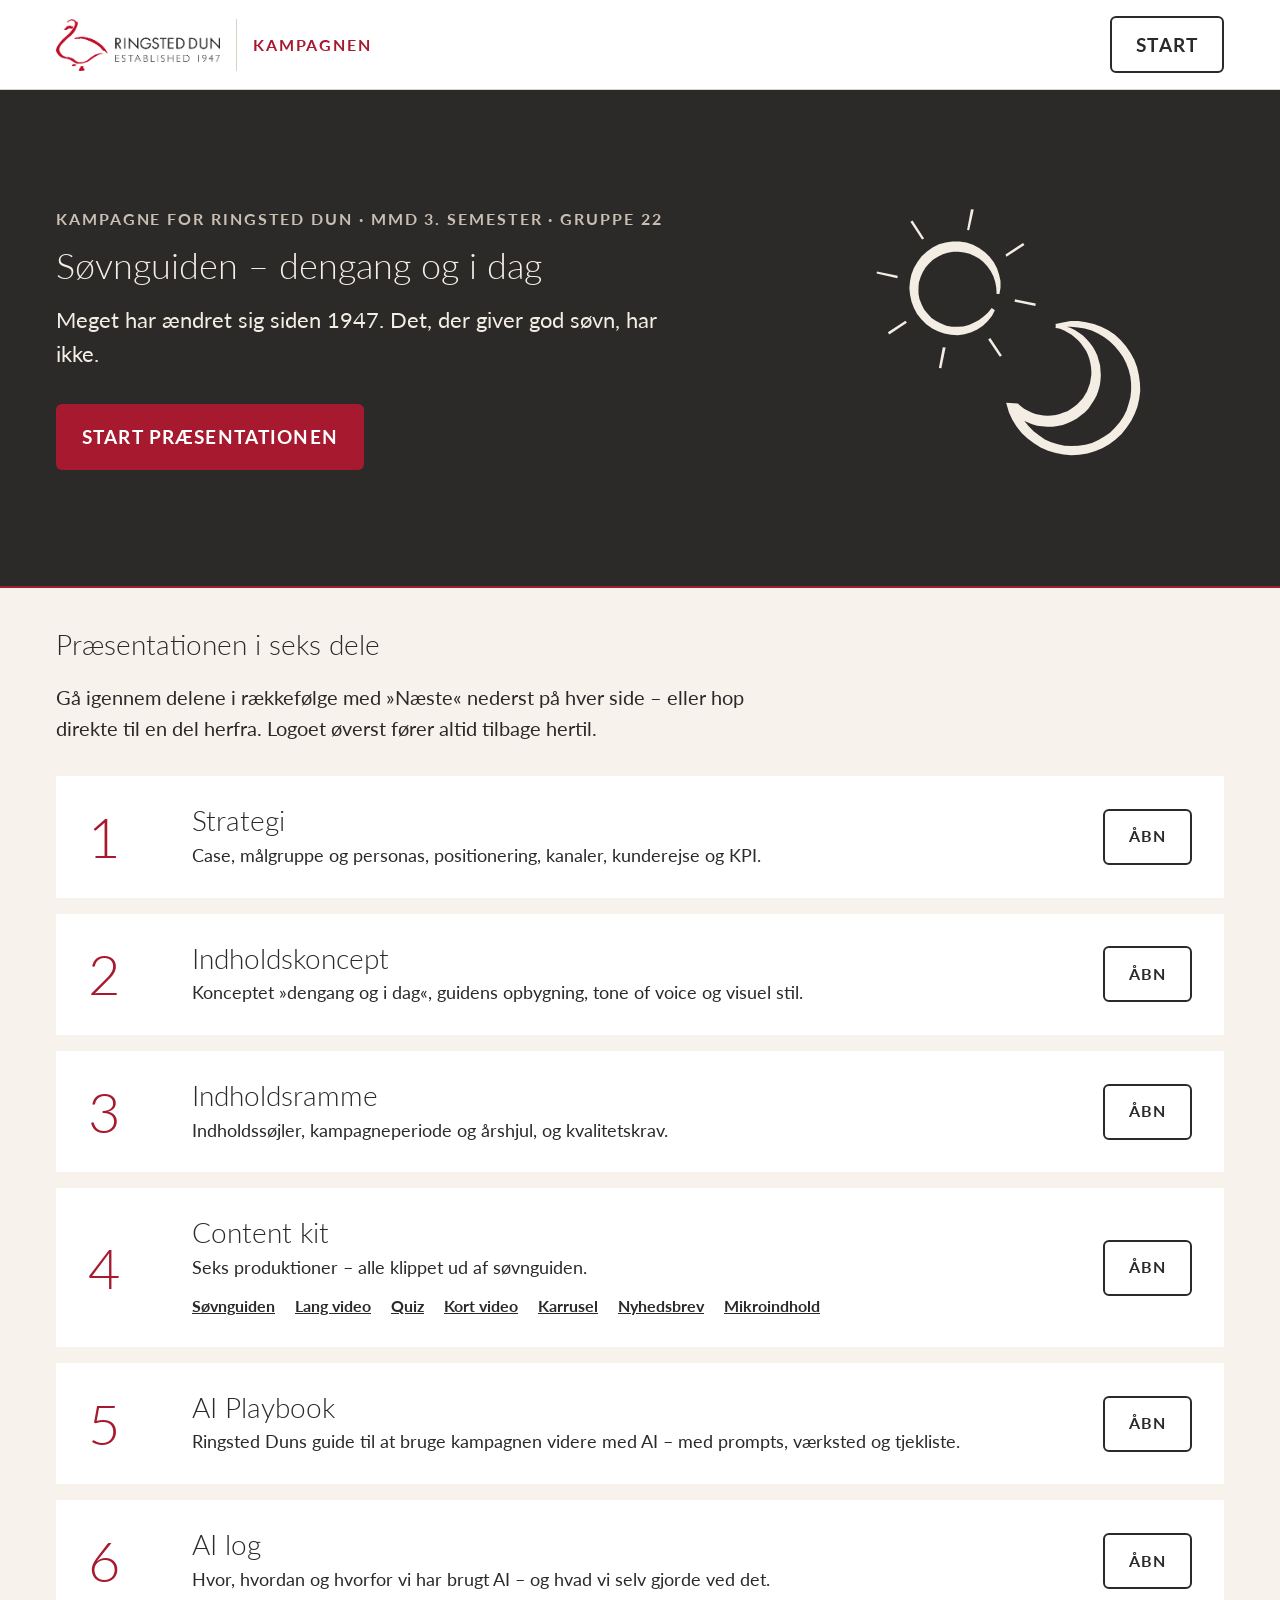
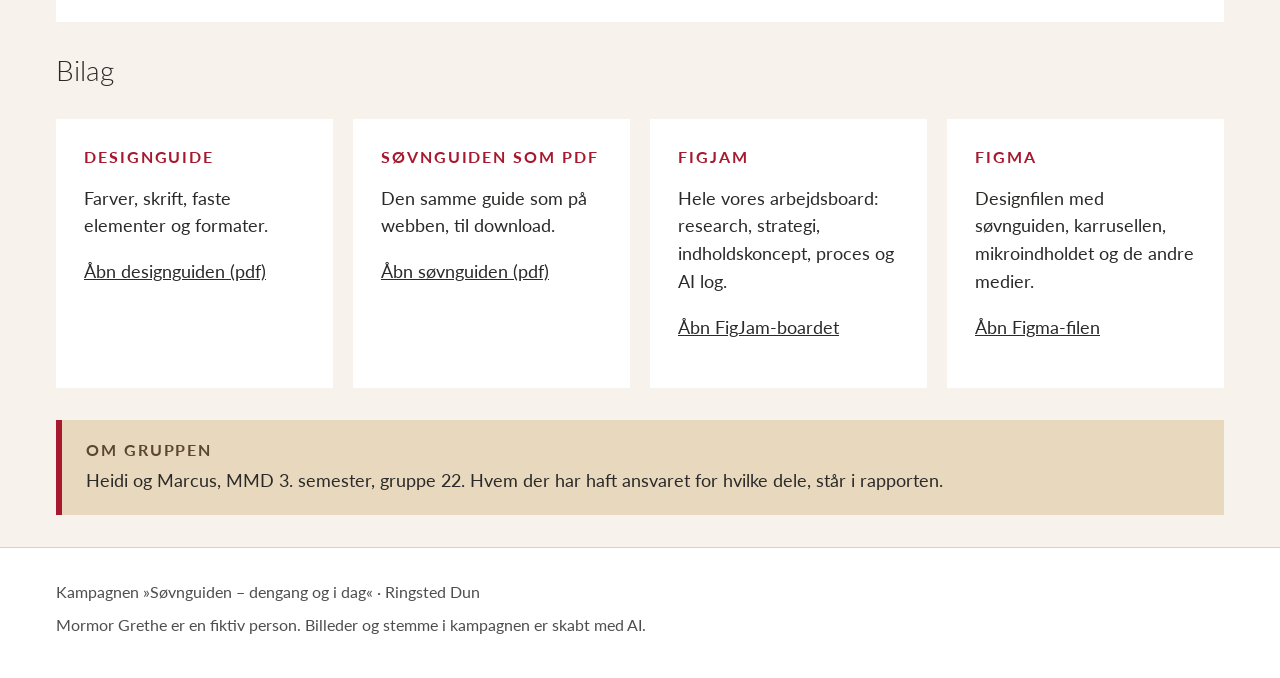
<file: index.html>
<!DOCTYPE html>
<html lang="da">
<head>
  <meta charset="UTF-8">
  <meta name="viewport" content="width=device-width, initial-scale=1.0">
  <title>Søvnguiden – dengang og i dag · Kampagne for Ringsted Dun · Gruppe 22</title>
  <!-- Skrifterne fra designguide v2: Lato til alt, EB Garamond kursiv kun til Grethes stemme -->
  <link rel="preconnect" href="https://fonts.googleapis.com">
  <link rel="preconnect" href="https://fonts.gstatic.com" crossorigin>
  <link href="https://fonts.googleapis.com/css2?family=EB+Garamond:ital,wght@0,400..800;1,400..800&family=Lato:ital,wght@0,100;0,300;0,400;0,700;0,900;1,100;1,300;1,400;1,700;1,900&display=swap" rel="stylesheet">
  <!-- Samme design som playbooken (playbook.css) + det nye til præsentationen (praesentation.css) -->
  <link rel="stylesheet" href="css/playbook.css">
  <link rel="stylesheet" href="css/praesentation.css">
</head>
<body>

  <a class="spring-over" href="#indhold">Spring til indholdet</a>

  <header class="hoved">
    <div class="hoved__linje indhold">
      <a class="hoved__logo" href="index.html">
        <img src="img/playbook/RDU_logo_aflang.png" alt="Ringsted Dun – Established 1947">
        <span>Kampagnen</span>
      </a>
      <a class="knap knap--sekundaer hoved__pdf" href="strategi.html">Start</a>
    </div>
  </header>

  <main id="indhold">

    <!-- ===== FORSIDEBÅNDET ===== -->
    <section class="forside" aria-labelledby="titel">
      <div class="indhold forside__gitter">
        <div>
          <p class="forside__etiket">Kampagne for Ringsted Dun · MMD 3. semester · Gruppe 22</p>
          <h1 class="forside__titel" id="titel">Søvnguiden – dengang og i dag</h1>
          <p class="forside__tekst">Meget har ændret sig siden 1947. Det, der giver god søvn, har ikke.</p>
          <a class="knap knap--primaer forside__knap" href="strategi.html">Start præsentationen</a>
        </div>
        <figure class="forside__illustration">
          <img src="img/guide/sol_og_maane_hvid.svg" alt="">
        </figure>
      </div>
    </section>

    <div class="indhold">

      <h2>Præsentationen i seks dele</h2>
      <p class="ingress">Gå igennem delene i rækkefølge med »Næste« nederst på hver side – eller hop direkte til en del herfra. Logoet øverst fører altid tilbage hertil.</p>

      <!-- ===== KAPITLERNE =====
           Ét <li class="kapitel"> pr. del. Nummeret skrives af CSS (counter), så det passer af sig selv.
           Ny del: kopiér et <li>, og husk at rette »Del x af 6« og Forrige/Næste på siderne -->
      <ol class="kapitler">
        <li class="kapitel">
          <div>
            <h3>Strategi</h3>
            <p>Case, målgruppe og personas, positionering, kanaler, kunderejse og KPI.</p>
          </div>
          <a class="knap knap--sekundaer" href="strategi.html">Åbn <span class="sr-only">Strategi</span></a>
        </li>
        <li class="kapitel">
          <div>
            <h3>Indholdskoncept</h3>
            <p>Konceptet »dengang og i dag«, guidens opbygning, tone of voice og visuel stil.</p>
          </div>
          <a class="knap knap--sekundaer" href="indholdskoncept.html">Åbn <span class="sr-only">Indholdskoncept</span></a>
        </li>
        <li class="kapitel">
          <div>
            <h3>Indholdsramme</h3>
            <p>Indholdssøjler, kampagneperiode og årshjul, og kvalitetskrav.</p>
          </div>
          <a class="knap knap--sekundaer" href="indholdsramme.html">Åbn <span class="sr-only">Indholdsramme</span></a>
        </li>
        <li class="kapitel">
          <div>
            <h3>Content kit</h3>
            <p>Seks produktioner – alle klippet ud af søvnguiden.</p>
            <ul class="kapitel__under" aria-label="Produktionerne">
              <li><a href="guide.html">Søvnguiden</a></li>
              <li><a href="content-kit.html#video">Lang video</a></li>
              <li><a href="quiz.html">Quiz</a></li>
              <li><a href="content-kit.html#kort-video">Kort video</a></li>
              <li><a href="content-kit.html#karrusel">Karrusel</a></li>
              <li><a href="content-kit.html#nyhedsbrev">Nyhedsbrev</a></li>
              <li><a href="content-kit.html#mikro">Mikroindhold</a></li>
            </ul>
          </div>
          <a class="knap knap--sekundaer" href="content-kit.html">Åbn <span class="sr-only">Content kit</span></a>
        </li>
        <li class="kapitel">
          <div>
            <h3>AI Playbook</h3>
            <p>Ringsted Duns guide til at bruge kampagnen videre med AI – med prompts, værksted og tjekliste.</p>
          </div>
          <a class="knap knap--sekundaer" href="playbook.html">Åbn <span class="sr-only">AI Playbook</span></a>
        </li>
        <li class="kapitel">
          <div>
            <h3>AI log</h3>
            <p>Hvor, hvordan og hvorfor vi har brugt AI – og hvad vi selv gjorde ved det.</p>
          </div>
          <a class="knap knap--sekundaer" href="ai-log.html">Åbn <span class="sr-only">AI log</span></a>
        </li>
      </ol>

      <h2>Bilag</h2>
      <div class="kort-gitter kort-gitter--fire">
        <article class="kort">
          <h3>Designguide</h3>
          <p>Farver, skrift, faste elementer og formater.</p>
          <p><a href="pdf/designguide.pdf">Åbn designguiden (pdf)</a></p>
        </article>
        <article class="kort">
          <h3>Søvnguiden som pdf</h3>
          <p>Den samme guide som på webben, til download.</p>
          <p><a href="pdf/soevnguiden.pdf">Åbn søvnguiden (pdf)</a></p>
        </article>
        <article class="kort">
          <h3>FigJam</h3>
          <p>Hele vores arbejdsboard: research, strategi, indholdskoncept, proces og AI log.</p>
          <p><a href="https://www.figma.com/board/niiu0S9VnHbLkp0h1nYT3d/Ringsted-Dun">Åbn FigJam-boardet</a></p>
        </article>
        <article class="kort">
          <h3>Figma</h3>
          <p>Designfilen med søvnguiden, karrusellen, mikroindholdet og de andre medier.</p>
          <p><a href="https://www.figma.com/design/D2hHAomOqdgr0AzTombe8k/RD---Content--div.-medier-">Åbn Figma-filen</a></p>
        </article>
      </div>

      <div class="note">
        <h3>Om gruppen</h3>
        <p>Heidi og Marcus, MMD 3. semester, gruppe 22. Hvem der har haft ansvaret for hvilke dele, står i rapporten.</p>
      </div>

    </div>
  </main>

  <footer class="bund">
    <div class="indhold">
      <p>Kampagnen »Søvnguiden – dengang og i dag« · Ringsted Dun</p>
      <p>Mormor Grethe er en fiktiv person. Billeder og stemme i kampagnen er skabt med AI.</p>
    </div>
  </footer>

</body>
</html>
</file>
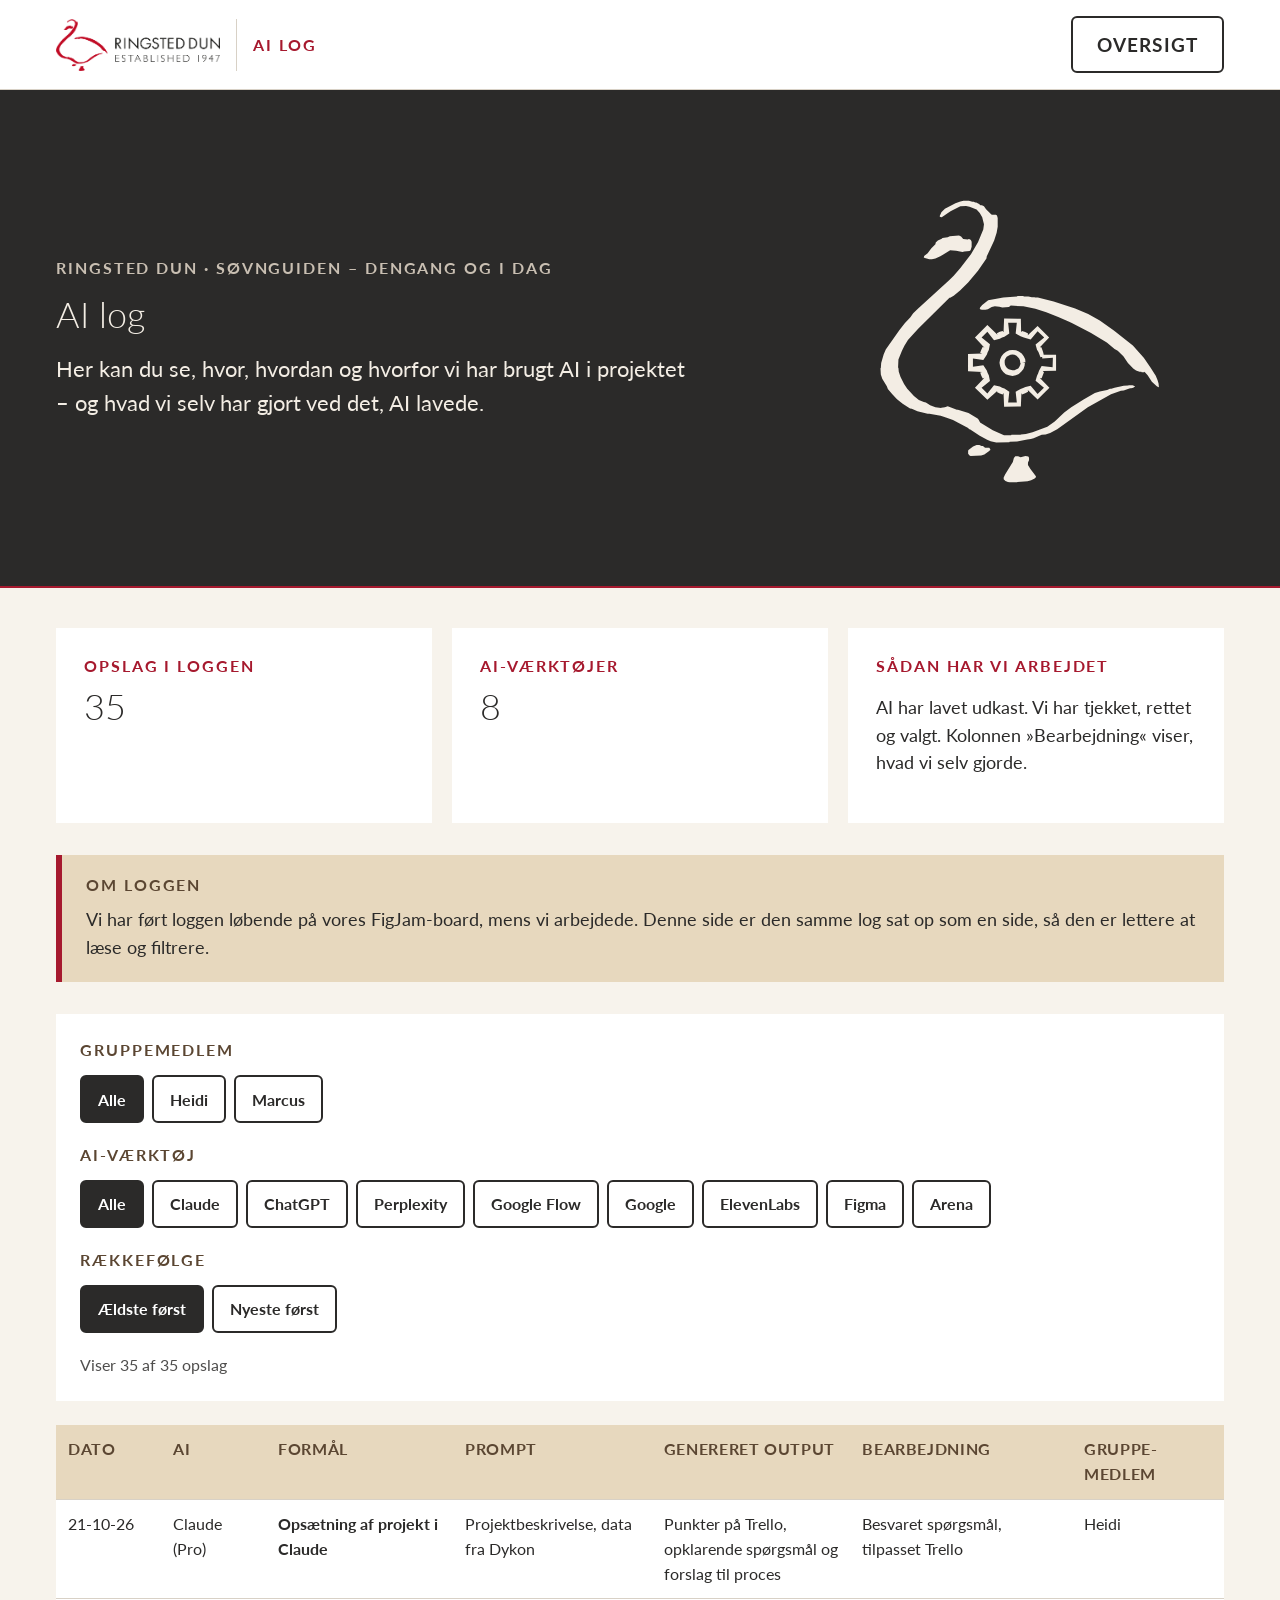
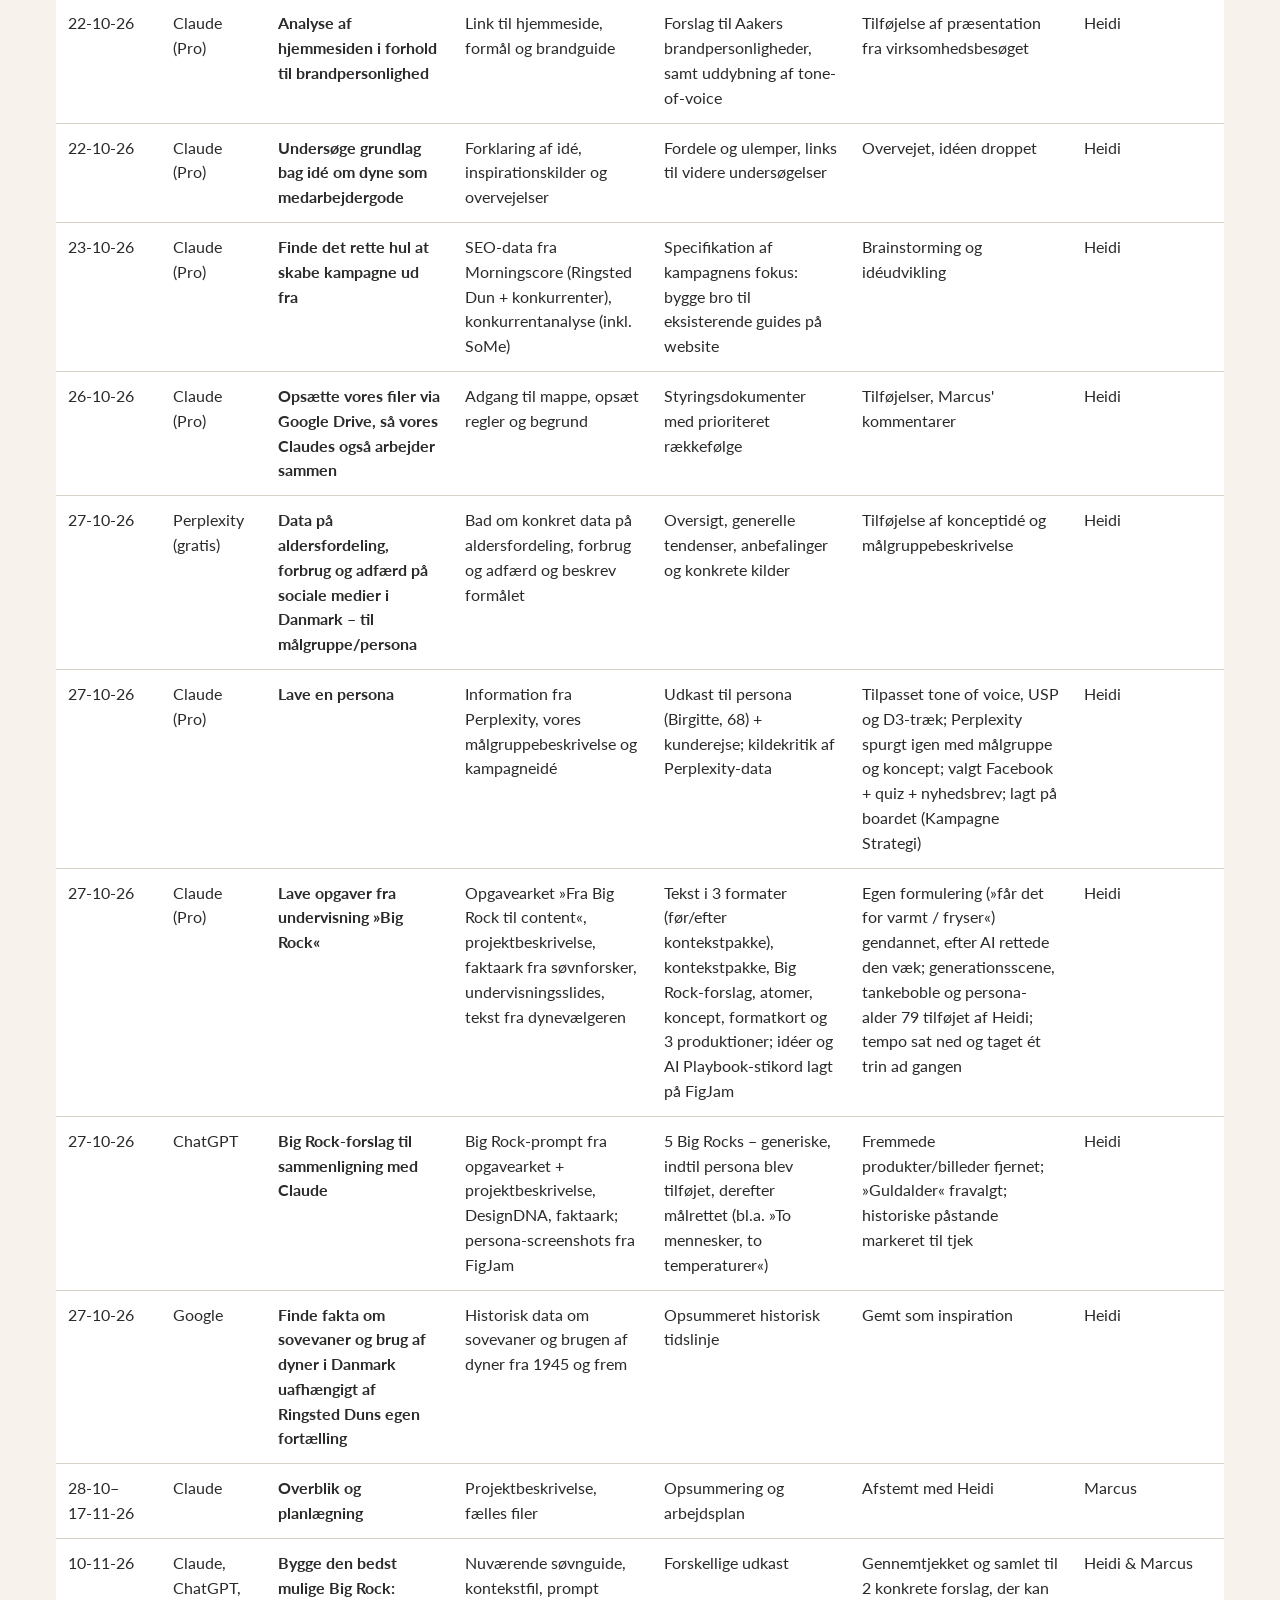
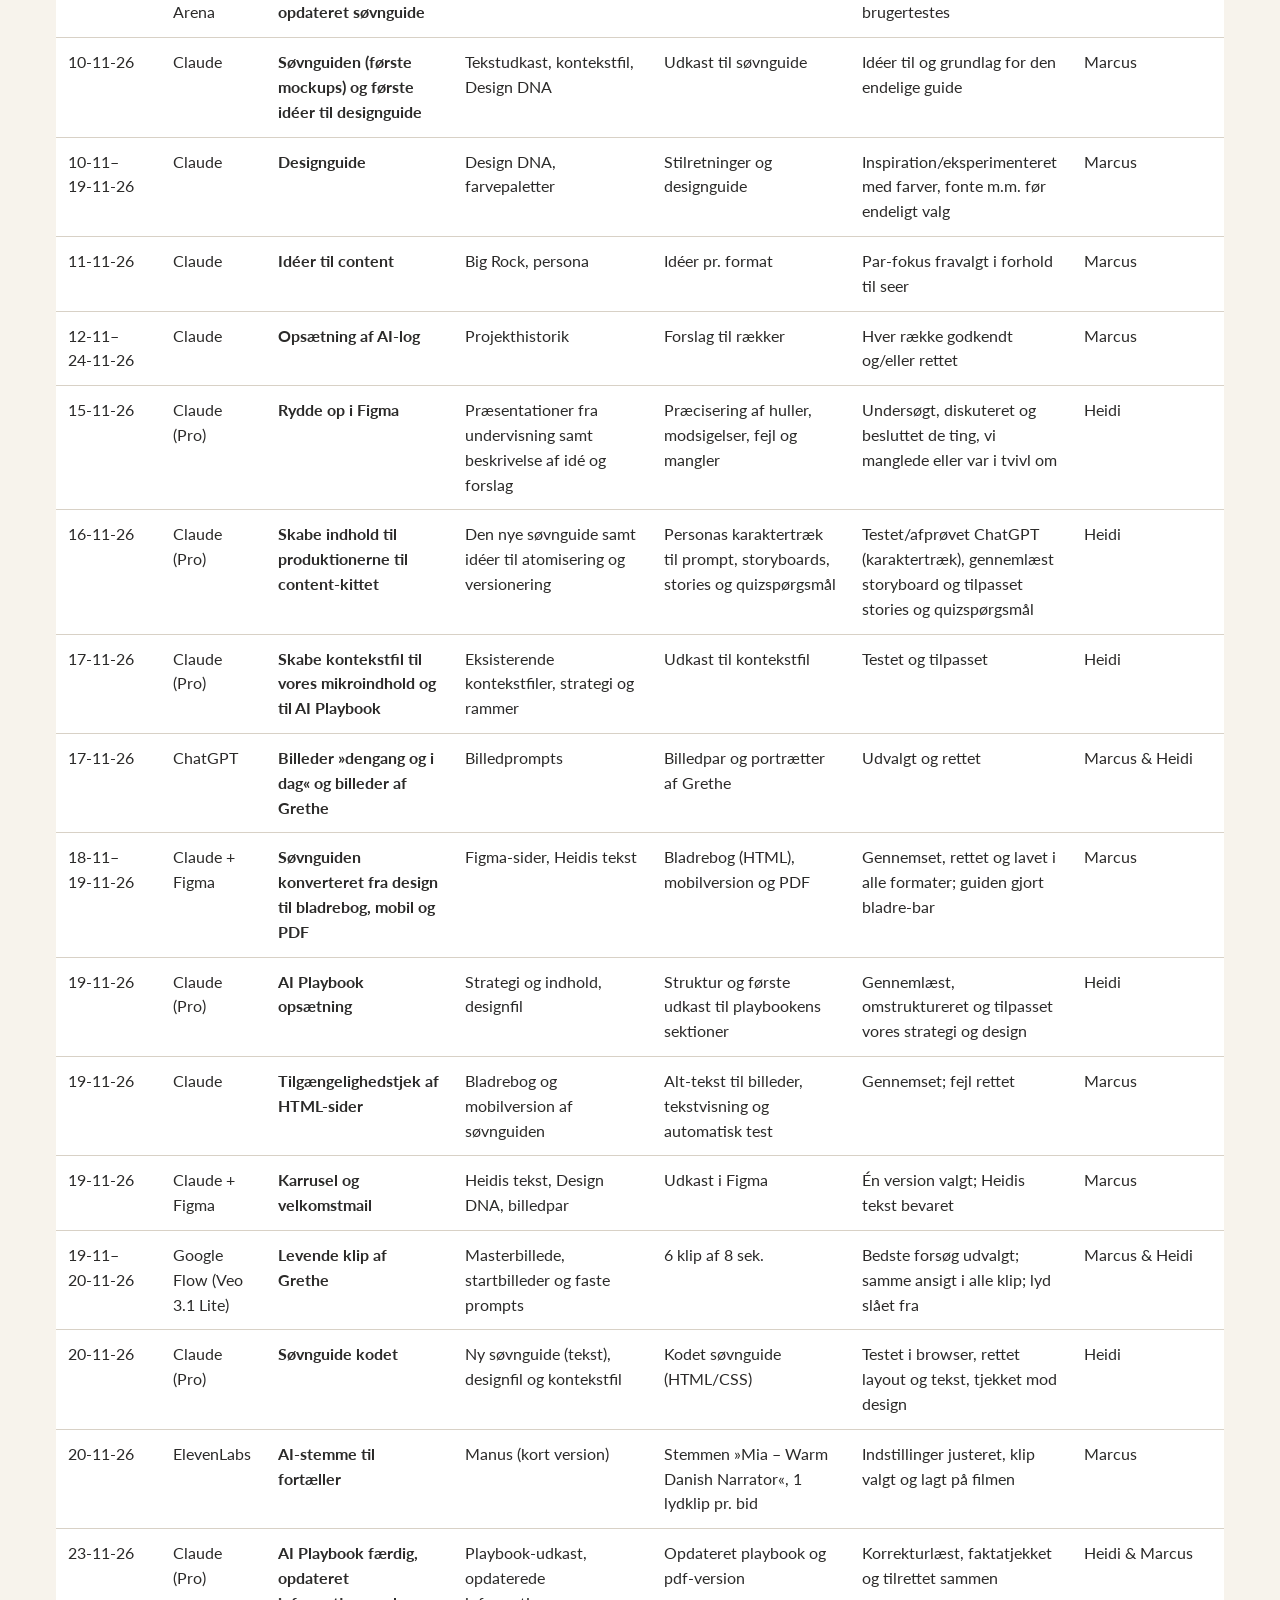
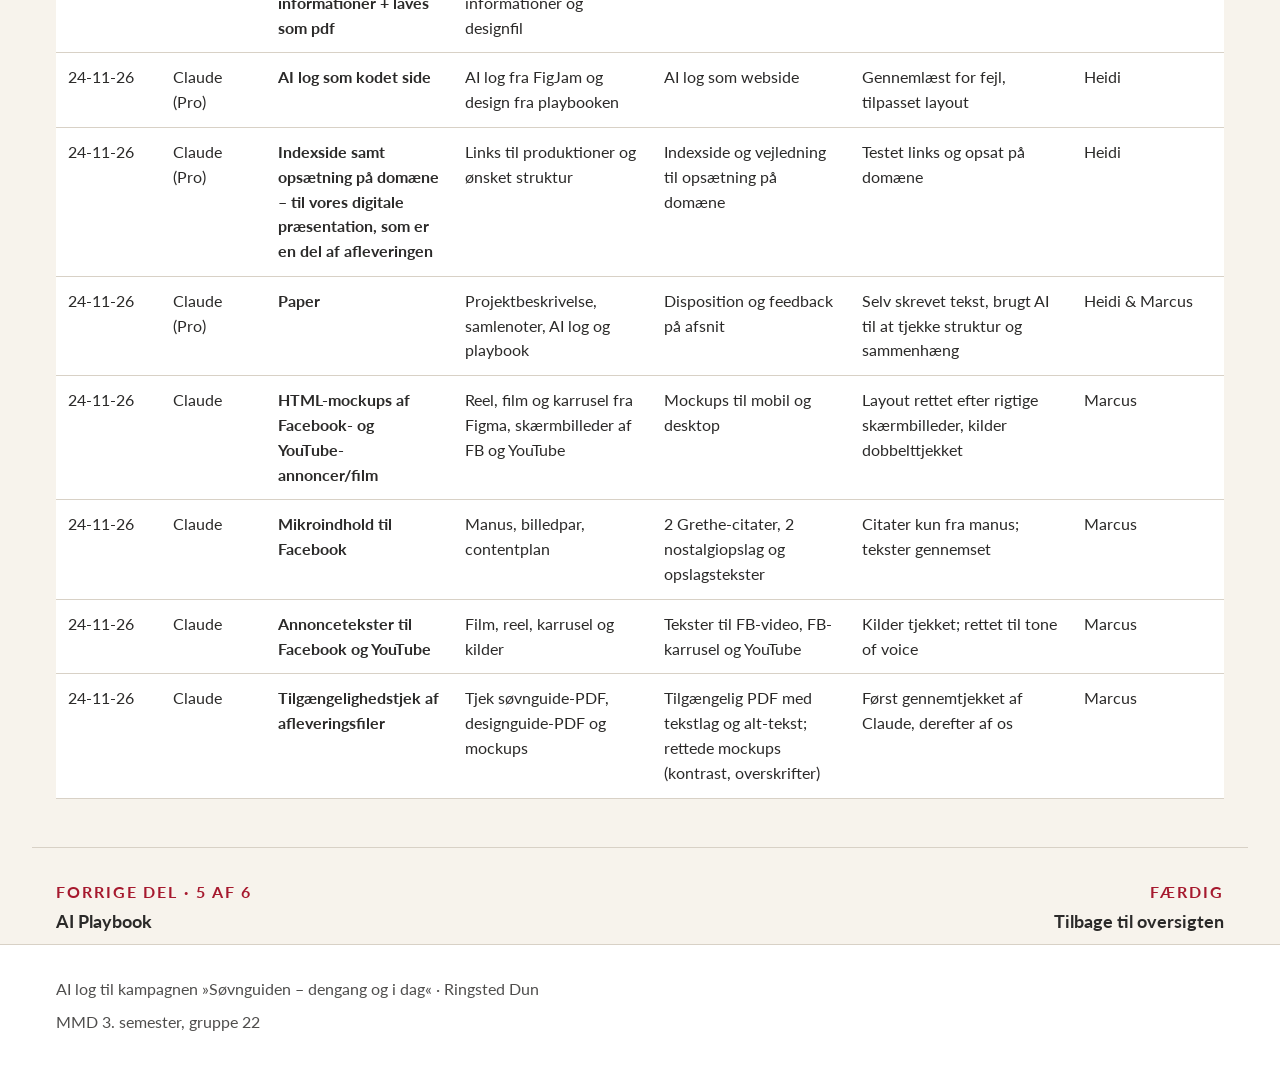
<file: ai-log.html>
<!DOCTYPE html>
<html lang="da">
<head>
  <meta charset="UTF-8">
  <meta name="viewport" content="width=device-width, initial-scale=1.0">
  <title>AI log · Søvnguiden – dengang og i dag · Ringsted Dun</title>
  <!-- Skrifterne fra designguide v2: Lato til alt, EB Garamond kursiv kun til Grethes stemme -->
  <link rel="preconnect" href="https://fonts.googleapis.com">
  <link rel="preconnect" href="https://fonts.gstatic.com" crossorigin>
  <link href="https://fonts.googleapis.com/css2?family=EB+Garamond:ital,wght@0,400..800;1,400..800&family=Lato:ital,wght@0,100;0,300;0,400;0,700;0,900;1,100;1,300;1,400;1,700;1,900&display=swap" rel="stylesheet">
  <!-- Siden genbruger playbookens design (playbook.css) og lægger kun det nye oveni (ai-log.css).
       Begge laves af Live Sass Compiler ud fra scss/. Ret i SCSS-filerne -->
  <link rel="stylesheet" href="css/playbook.css">
  <link rel="stylesheet" href="css/ai-log.css">
</head>
<body>

  <a class="spring-over" href="#indhold">Spring til indholdet</a>

  <!-- ===== SIDEHOVED: samme som i playbooken, men uden søgning ===== -->
  <header class="hoved">
    <div class="hoved__linje indhold">
      <a class="hoved__logo" href="index.html">
        <img src="img/playbook/RDU_logo_aflang.png" alt="Ringsted Dun – Established 1947">
        <span>AI log</span>
      </a>
      <a class="knap knap--sekundaer hoved__pdf" href="index.html">Oversigt</a>
    </div>
  </header>

  <main id="indhold">

    <!-- ===== FORSIDEBÅNDET: samme mørke bjælke som playbookens forside ===== -->
    <section class="forside" aria-labelledby="titel">
      <div class="indhold forside__gitter">
        <div>
          <p class="forside__etiket">Ringsted Dun · Søvnguiden – dengang og i dag</p>
          <h1 class="forside__titel" id="titel">AI log</h1>
          <p class="forside__tekst">Her kan du se, hvor, hvordan og hvorfor vi har brugt AI i projektet – og hvad vi selv har gjort ved det, AI lavede.</p>
        </div>
        <figure class="forside__illustration">
          <img src="img/playbook/AIlog_ilu_gaas_tandhjul_hvid.svg" alt="">
        </figure>
      </div>
    </section>

    <div class="indhold">

      <!-- Tallene opdateres af ai-log.js, så de altid passer til tabellen -->
      <div class="kort-gitter kort-gitter--tre">
        <article class="kort">
          <h2 class="kort__etiket">Opslag i loggen</h2>
          <p class="log-tal" data-tal="raekker">35</p>
        </article>
        <article class="kort">
          <h2 class="kort__etiket">AI-værktøjer</h2>
          <p class="log-tal" data-tal="vaerktoejer">8</p>
        </article>
        <article class="kort">
          <h2 class="kort__etiket">Sådan har vi arbejdet</h2>
          <p>AI har lavet udkast. Vi har tjekket, rettet og valgt. Kolonnen »Bearbejdning« viser, hvad vi selv gjorde.</p>
        </article>
      </div>

      <div class="note">
        <h2 class="note__titel">Om loggen</h2>
        <p>Vi har ført loggen løbende på vores FigJam-board, mens vi arbejdede. Denne side er den samme log sat op som en side, så den er lettere at læse og filtrere.</p>
      </div>

      <!-- ===== FILTER: styres af js/ai-log.js. Uden JavaScript vises hele tabellen bare ===== -->
      <div class="filter" id="filter" hidden>
        <div class="filter__gruppe" role="group" aria-labelledby="filter-person">
          <p class="filter__navn" id="filter-person">Gruppemedlem</p>
          <div class="filter__knapper">
            <button type="button" class="filter__knap" data-filter="person" data-vaerdi="alle" aria-pressed="true">Alle</button>
            <button type="button" class="filter__knap" data-filter="person" data-vaerdi="heidi" aria-pressed="false">Heidi</button>
            <button type="button" class="filter__knap" data-filter="person" data-vaerdi="marcus" aria-pressed="false">Marcus</button>
          </div>
        </div>
        <div class="filter__gruppe" role="group" aria-labelledby="filter-vaerktoej">
          <p class="filter__navn" id="filter-vaerktoej">AI-værktøj</p>
          <div class="filter__knapper">
            <button type="button" class="filter__knap" data-filter="vaerktoej" data-vaerdi="alle" aria-pressed="true">Alle</button>
            <button type="button" class="filter__knap" data-filter="vaerktoej" data-vaerdi="claude" aria-pressed="false">Claude</button>
            <button type="button" class="filter__knap" data-filter="vaerktoej" data-vaerdi="chatgpt" aria-pressed="false">ChatGPT</button>
            <button type="button" class="filter__knap" data-filter="vaerktoej" data-vaerdi="perplexity" aria-pressed="false">Perplexity</button>
            <button type="button" class="filter__knap" data-filter="vaerktoej" data-vaerdi="google-flow" aria-pressed="false">Google Flow</button>
            <button type="button" class="filter__knap" data-filter="vaerktoej" data-vaerdi="google" aria-pressed="false">Google</button>
            <button type="button" class="filter__knap" data-filter="vaerktoej" data-vaerdi="elevenlabs" aria-pressed="false">ElevenLabs</button>
            <button type="button" class="filter__knap" data-filter="vaerktoej" data-vaerdi="figma" aria-pressed="false">Figma</button>
            <button type="button" class="filter__knap" data-filter="vaerktoej" data-vaerdi="arena" aria-pressed="false">Arena</button>
          </div>
        </div>
        <div class="filter__gruppe" role="group" aria-labelledby="filter-sortering">
          <p class="filter__navn" id="filter-sortering">Rækkefølge</p>
          <div class="filter__knapper">
            <button type="button" class="filter__knap" data-filter="sortering" data-vaerdi="aeldste" aria-pressed="true">Ældste først</button>
            <button type="button" class="filter__knap" data-filter="sortering" data-vaerdi="nyeste" aria-pressed="false">Nyeste først</button>
          </div>
        </div>
        <!-- aria-live: skærmlæsere læser antallet højt, når filteret ændres -->
        <p class="filter__status" id="filter-status" aria-live="polite"></p>
      </div>

      <!-- ===== LOGGEN =====
           Én <tr> pr. opslag. Ny række: kopiér en <tr>, og ret teksten.
           data-personer: heidi og/eller marcus (små bogstaver, mellemrum imellem)
           data-slut: sidste dato (år-måned-dag). Ved én dato er den samme som datetime – bruges til »Nyeste først«
           data-vaerktoejer: claude, chatgpt, perplexity, google, google-flow, elevenlabs, figma, arena
           data-felt: overskriften, der vises over teksten på mobil -->
      <div class="tabel-ramme log-ramme">
        <table class="tabel log">
          <caption class="sr-only">AI log – alle opslag sorteret efter dato</caption>
          <!-- Kolonnebredderne står i css (scss/ai-log.scss: .log col) -->
          <colgroup>
            <col class="log__kol-dato"><col class="log__kol-ai"><col class="log__kol-formaal"><col><col><col class="log__kol-bearbejdning"><col class="log__kol-gruppe">
          </colgroup>
          <thead>
            <tr>
              <th scope="col">Dato</th>
              <th scope="col">AI</th>
              <th scope="col">Formål</th>
              <th scope="col">Prompt</th>
              <th scope="col">Genereret output</th>
              <th scope="col">Bearbejdning</th>
              <th scope="col">Gruppe&shy;medlem</th><!-- &shy; = blød bindestreg: ordet må deles her, hvis der ikke er plads -->
            </tr>
          </thead>
          <tbody>
          <tr data-personer="heidi" data-vaerktoejer="claude" data-slut="2026-10-21">
            <td data-felt="Dato"><time datetime="2026-10-21"><span class="log__dato">21-10-26</span></time></td>
            <td data-felt="AI">Claude (Pro)</td>
            <th scope="row" data-felt="Formål">Opsætning af projekt i Claude</th>
            <td data-felt="Prompt">Projektbeskrivelse, data fra Dykon</td>
            <td data-felt="Genereret output">Punkter på Trello, opklarende spørgsmål og forslag til proces</td>
            <td data-felt="Bearbejdning">Besvaret spørgsmål, tilpasset Trello</td>
            <td data-felt="Gruppemedlem">Heidi</td>
          </tr>
          <tr data-personer="heidi" data-vaerktoejer="claude" data-slut="2026-10-22">
            <td data-felt="Dato"><time datetime="2026-10-22"><span class="log__dato">22-10-26</span></time></td>
            <td data-felt="AI">Claude (Pro)</td>
            <th scope="row" data-felt="Formål">Analyse af hjemmesiden i forhold til brandpersonlighed</th>
            <td data-felt="Prompt">Link til hjemmeside, formål og brandguide</td>
            <td data-felt="Genereret output">Forslag til Aakers brandpersonligheder, samt uddybning af tone-of-voice</td>
            <td data-felt="Bearbejdning">Tilføjelse af præsentation fra virksomhedsbesøget</td>
            <td data-felt="Gruppemedlem">Heidi</td>
          </tr>
          <tr data-personer="heidi" data-vaerktoejer="claude" data-slut="2026-10-22">
            <td data-felt="Dato"><time datetime="2026-10-22"><span class="log__dato">22-10-26</span></time></td>
            <td data-felt="AI">Claude (Pro)</td>
            <th scope="row" data-felt="Formål">Undersøge grundlag bag idé om dyne som medarbejdergode</th>
            <td data-felt="Prompt">Forklaring af idé, inspirationskilder og overvejelser</td>
            <td data-felt="Genereret output">Fordele og ulemper, links til videre undersøgelser</td>
            <td data-felt="Bearbejdning">Overvejet, idéen droppet</td>
            <td data-felt="Gruppemedlem">Heidi</td>
          </tr>
          <tr data-personer="heidi" data-vaerktoejer="claude" data-slut="2026-10-23">
            <td data-felt="Dato"><time datetime="2026-10-23"><span class="log__dato">23-10-26</span></time></td>
            <td data-felt="AI">Claude (Pro)</td>
            <th scope="row" data-felt="Formål">Finde det rette hul at skabe kampagne ud fra</th>
            <td data-felt="Prompt">SEO-data fra Morningscore (Ringsted Dun + konkurrenter), konkurrentanalyse (inkl. SoMe)</td>
            <td data-felt="Genereret output">Specifikation af kampagnens fokus: bygge bro til eksisterende guides på website</td>
            <td data-felt="Bearbejdning">Brainstorming og idéudvikling</td>
            <td data-felt="Gruppemedlem">Heidi</td>
          </tr>
          <tr data-personer="heidi" data-vaerktoejer="claude" data-slut="2026-10-26">
            <td data-felt="Dato"><time datetime="2026-10-26"><span class="log__dato">26-10-26</span></time></td>
            <td data-felt="AI">Claude (Pro)</td>
            <th scope="row" data-felt="Formål">Opsætte vores filer via Google Drive, så vores Claudes også arbejder sammen</th>
            <td data-felt="Prompt">Adgang til mappe, opsæt regler og begrund</td>
            <td data-felt="Genereret output">Styringsdokumenter med prioriteret rækkefølge</td>
            <td data-felt="Bearbejdning">Tilføjelser, Marcus&#x27; kommentarer</td>
            <td data-felt="Gruppemedlem">Heidi</td>
          </tr>
          <tr data-personer="heidi" data-vaerktoejer="perplexity" data-slut="2026-10-27">
            <td data-felt="Dato"><time datetime="2026-10-27"><span class="log__dato">27-10-26</span></time></td>
            <td data-felt="AI">Perplexity (gratis)</td>
            <th scope="row" data-felt="Formål">Data på aldersfordeling, forbrug og adfærd på sociale medier i Danmark – til målgruppe/persona</th>
            <td data-felt="Prompt">Bad om konkret data på aldersfordeling, forbrug og adfærd og beskrev formålet</td>
            <td data-felt="Genereret output">Oversigt, generelle tendenser, anbefalinger og konkrete kilder</td>
            <td data-felt="Bearbejdning">Tilføjelse af konceptidé og målgruppebeskrivelse</td>
            <td data-felt="Gruppemedlem">Heidi</td>
          </tr>
          <tr data-personer="heidi" data-vaerktoejer="claude" data-slut="2026-10-27">
            <td data-felt="Dato"><time datetime="2026-10-27"><span class="log__dato">27-10-26</span></time></td>
            <td data-felt="AI">Claude (Pro)</td>
            <th scope="row" data-felt="Formål">Lave en persona</th>
            <td data-felt="Prompt">Information fra Perplexity, vores målgruppebeskrivelse og kampagneidé</td>
            <td data-felt="Genereret output">Udkast til persona (Birgitte, 68) + kunderejse; kildekritik af Perplexity-data</td>
            <td data-felt="Bearbejdning">Tilpasset tone of voice, USP og D3-træk; Perplexity spurgt igen med målgruppe og koncept; valgt Facebook + quiz + nyhedsbrev; lagt på boardet (Kampagne Strategi)</td>
            <td data-felt="Gruppemedlem">Heidi</td>
          </tr>
          <tr data-personer="heidi" data-vaerktoejer="claude" data-slut="2026-10-27">
            <td data-felt="Dato"><time datetime="2026-10-27"><span class="log__dato">27-10-26</span></time></td>
            <td data-felt="AI">Claude (Pro)</td>
            <th scope="row" data-felt="Formål">Lave opgaver fra undervisning »Big Rock«</th>
            <td data-felt="Prompt">Opgavearket »Fra Big Rock til content«, projektbeskrivelse, faktaark fra søvnforsker, undervisningsslides, tekst fra dynevælgeren</td>
            <td data-felt="Genereret output">Tekst i 3 formater (før/efter kontekstpakke), kontekstpakke, Big Rock-forslag, atomer, koncept, formatkort og 3 produktioner; idéer og AI Playbook-stikord lagt på FigJam</td>
            <td data-felt="Bearbejdning">Egen formulering (»får det for varmt / fryser«) gendannet, efter AI rettede den væk; generationsscene, tankeboble og persona-alder 79 tilføjet af Heidi; tempo sat ned og taget ét trin ad gangen</td>
            <td data-felt="Gruppemedlem">Heidi</td>
          </tr>
          <tr data-personer="heidi" data-vaerktoejer="chatgpt" data-slut="2026-10-27">
            <td data-felt="Dato"><time datetime="2026-10-27"><span class="log__dato">27-10-26</span></time></td>
            <td data-felt="AI">ChatGPT</td>
            <th scope="row" data-felt="Formål">Big Rock-forslag til sammenligning med Claude</th>
            <td data-felt="Prompt">Big Rock-prompt fra opgavearket + projektbeskrivelse, DesignDNA, faktaark; persona-screenshots fra FigJam</td>
            <td data-felt="Genereret output">5 Big Rocks – generiske, indtil persona blev tilføjet, derefter målrettet (bl.a. »To mennesker, to temperaturer«)</td>
            <td data-felt="Bearbejdning">Fremmede produkter/billeder fjernet; »Guldalder« fravalgt; historiske påstande markeret til tjek</td>
            <td data-felt="Gruppemedlem">Heidi</td>
          </tr>
          <tr data-personer="heidi" data-vaerktoejer="google" data-slut="2026-10-27">
            <td data-felt="Dato"><time datetime="2026-10-27"><span class="log__dato">27-10-26</span></time></td>
            <td data-felt="AI">Google</td>
            <th scope="row" data-felt="Formål">Finde fakta om sovevaner og brug af dyner i Danmark uafhængigt af Ringsted Duns egen fortælling</th>
            <td data-felt="Prompt">Historisk data om sovevaner og brugen af dyner fra 1945 og frem</td>
            <td data-felt="Genereret output">Opsummeret historisk tidslinje</td>
            <td data-felt="Bearbejdning">Gemt som inspiration</td>
            <td data-felt="Gruppemedlem">Heidi</td>
          </tr>
          <tr data-personer="marcus" data-vaerktoejer="claude" data-slut="2026-11-17">
            <td data-felt="Dato"><time datetime="2026-10-28"><span class="log__dato">28-10</span>–<wbr><span class="log__dato">17-11-26</span></time></td>
            <td data-felt="AI">Claude</td>
            <th scope="row" data-felt="Formål">Overblik og planlægning</th>
            <td data-felt="Prompt">Projektbeskrivelse, fælles filer</td>
            <td data-felt="Genereret output">Opsummering og arbejdsplan</td>
            <td data-felt="Bearbejdning">Afstemt med Heidi</td>
            <td data-felt="Gruppemedlem">Marcus</td>
          </tr>
          <tr data-personer="heidi marcus" data-vaerktoejer="claude chatgpt arena" data-slut="2026-11-10">
            <td data-felt="Dato"><time datetime="2026-11-10"><span class="log__dato">10-11-26</span></time></td>
            <td data-felt="AI">Claude, ChatGPT, Arena</td>
            <th scope="row" data-felt="Formål">Bygge den bedst mulige Big Rock: opdateret søvnguide</th>
            <td data-felt="Prompt">Nuværende søvnguide, kontekstfil, prompt</td>
            <td data-felt="Genereret output">Forskellige udkast</td>
            <td data-felt="Bearbejdning">Gennemtjekket og samlet til 2 konkrete forslag, der kan brugertestes</td>
            <td data-felt="Gruppemedlem">Heidi &amp; Marcus</td>
          </tr>
          <tr data-personer="marcus" data-vaerktoejer="claude" data-slut="2026-11-10">
            <td data-felt="Dato"><time datetime="2026-11-10"><span class="log__dato">10-11-26</span></time></td>
            <td data-felt="AI">Claude</td>
            <th scope="row" data-felt="Formål">Søvnguiden (første mockups) og første idéer til designguide</th>
            <td data-felt="Prompt">Tekstudkast, kontekstfil, Design DNA</td>
            <td data-felt="Genereret output">Udkast til søvnguide</td>
            <td data-felt="Bearbejdning">Idéer til og grundlag for den endelige guide</td>
            <td data-felt="Gruppemedlem">Marcus</td>
          </tr>
          <tr data-personer="marcus" data-vaerktoejer="claude" data-slut="2026-11-19">
            <td data-felt="Dato"><time datetime="2026-11-10"><span class="log__dato">10-11</span>–<wbr><span class="log__dato">19-11-26</span></time></td>
            <td data-felt="AI">Claude</td>
            <th scope="row" data-felt="Formål">Designguide</th>
            <td data-felt="Prompt">Design DNA, farvepaletter</td>
            <td data-felt="Genereret output">Stilretninger og designguide</td>
            <td data-felt="Bearbejdning">Inspiration/eksperimenteret med farver, fonte m.m. før endeligt valg</td>
            <td data-felt="Gruppemedlem">Marcus</td>
          </tr>
          <tr data-personer="marcus" data-vaerktoejer="claude" data-slut="2026-11-11">
            <td data-felt="Dato"><time datetime="2026-11-11"><span class="log__dato">11-11-26</span></time></td>
            <td data-felt="AI">Claude</td>
            <th scope="row" data-felt="Formål">Idéer til content</th>
            <td data-felt="Prompt">Big Rock, persona</td>
            <td data-felt="Genereret output">Idéer pr. format</td>
            <td data-felt="Bearbejdning">Par-fokus fravalgt i forhold til seer</td>
            <td data-felt="Gruppemedlem">Marcus</td>
          </tr>
          <tr data-personer="marcus" data-vaerktoejer="claude" data-slut="2026-11-24">
            <td data-felt="Dato"><time datetime="2026-11-12"><span class="log__dato">12-11</span>–<wbr><span class="log__dato">24-11-26</span></time></td>
            <td data-felt="AI">Claude</td>
            <th scope="row" data-felt="Formål">Opsætning af AI-log</th>
            <td data-felt="Prompt">Projekthistorik</td>
            <td data-felt="Genereret output">Forslag til rækker</td>
            <td data-felt="Bearbejdning">Hver række godkendt og/eller rettet</td>
            <td data-felt="Gruppemedlem">Marcus</td>
          </tr>
          <tr data-personer="heidi" data-vaerktoejer="claude" data-slut="2026-11-15">
            <td data-felt="Dato"><time datetime="2026-11-15"><span class="log__dato">15-11-26</span></time></td>
            <td data-felt="AI">Claude (Pro)</td>
            <th scope="row" data-felt="Formål">Rydde op i Figma</th>
            <td data-felt="Prompt">Præsentationer fra undervisning samt beskrivelse af idé og forslag</td>
            <td data-felt="Genereret output">Præcisering af huller, modsigelser, fejl og mangler</td>
            <td data-felt="Bearbejdning">Undersøgt, diskuteret og besluttet de ting, vi manglede eller var i tvivl om</td>
            <td data-felt="Gruppemedlem">Heidi</td>
          </tr>
          <tr data-personer="heidi" data-vaerktoejer="claude" data-slut="2026-11-16">
            <td data-felt="Dato"><time datetime="2026-11-16"><span class="log__dato">16-11-26</span></time></td>
            <td data-felt="AI">Claude (Pro)</td>
            <th scope="row" data-felt="Formål">Skabe indhold til produktionerne til content-kittet</th>
            <td data-felt="Prompt">Den nye søvnguide samt idéer til atomisering og versionering</td>
            <td data-felt="Genereret output">Personas karaktertræk til prompt, storyboards, stories og quizspørgsmål</td>
            <td data-felt="Bearbejdning">Testet/afprøvet ChatGPT (karaktertræk), gennemlæst storyboard og tilpasset stories og quizspørgsmål</td>
            <td data-felt="Gruppemedlem">Heidi</td>
          </tr>
          <tr data-personer="heidi" data-vaerktoejer="claude" data-slut="2026-11-17">
            <td data-felt="Dato"><time datetime="2026-11-17"><span class="log__dato">17-11-26</span></time></td>
            <td data-felt="AI">Claude (Pro)</td>
            <th scope="row" data-felt="Formål">Skabe kontekstfil til vores mikroindhold og til AI Playbook</th>
            <td data-felt="Prompt">Eksisterende kontekstfiler, strategi og rammer</td>
            <td data-felt="Genereret output">Udkast til kontekstfil</td>
            <td data-felt="Bearbejdning">Testet og tilpasset</td>
            <td data-felt="Gruppemedlem">Heidi</td>
          </tr>
          <tr data-personer="heidi marcus" data-vaerktoejer="chatgpt" data-slut="2026-11-17">
            <td data-felt="Dato"><time datetime="2026-11-17"><span class="log__dato">17-11-26</span></time></td>
            <td data-felt="AI">ChatGPT</td>
            <th scope="row" data-felt="Formål">Billeder »dengang og i dag« og billeder af Grethe</th>
            <td data-felt="Prompt">Billedprompts</td>
            <td data-felt="Genereret output">Billedpar og portrætter af Grethe</td>
            <td data-felt="Bearbejdning">Udvalgt og rettet</td>
            <td data-felt="Gruppemedlem">Marcus &amp; Heidi</td>
          </tr>
          <tr data-personer="marcus" data-vaerktoejer="claude figma" data-slut="2026-11-19">
            <td data-felt="Dato"><time datetime="2026-11-18"><span class="log__dato">18-11</span>–<wbr><span class="log__dato">19-11-26</span></time></td>
            <td data-felt="AI">Claude + Figma</td>
            <th scope="row" data-felt="Formål">Søvnguiden konverteret fra design til bladrebog, mobil og PDF</th>
            <td data-felt="Prompt">Figma-sider, Heidis tekst</td>
            <td data-felt="Genereret output">Bladrebog (HTML), mobilversion og PDF</td>
            <td data-felt="Bearbejdning">Gennemset, rettet og lavet i alle formater; guiden gjort bladre-bar</td>
            <td data-felt="Gruppemedlem">Marcus</td>
          </tr>
          <tr data-personer="heidi" data-vaerktoejer="claude" data-slut="2026-11-19">
            <td data-felt="Dato"><time datetime="2026-11-19"><span class="log__dato">19-11-26</span></time></td>
            <td data-felt="AI">Claude (Pro)</td>
            <th scope="row" data-felt="Formål">AI Playbook opsætning</th>
            <td data-felt="Prompt">Strategi og indhold, designfil</td>
            <td data-felt="Genereret output">Struktur og første udkast til playbookens sektioner</td>
            <td data-felt="Bearbejdning">Gennemlæst, omstruktureret og tilpasset vores strategi og design</td>
            <td data-felt="Gruppemedlem">Heidi</td>
          </tr>
          <tr data-personer="marcus" data-vaerktoejer="claude" data-slut="2026-11-19">
            <td data-felt="Dato"><time datetime="2026-11-19"><span class="log__dato">19-11-26</span></time></td>
            <td data-felt="AI">Claude</td>
            <th scope="row" data-felt="Formål">Tilgængelighedstjek af HTML-sider</th>
            <td data-felt="Prompt">Bladrebog og mobilversion af søvnguiden</td>
            <td data-felt="Genereret output">Alt-tekst til billeder, tekstvisning og automatisk test</td>
            <td data-felt="Bearbejdning">Gennemset; fejl rettet</td>
            <td data-felt="Gruppemedlem">Marcus</td>
          </tr>
          <tr data-personer="marcus" data-vaerktoejer="claude figma" data-slut="2026-11-19">
            <td data-felt="Dato"><time datetime="2026-11-19"><span class="log__dato">19-11-26</span></time></td>
            <td data-felt="AI">Claude + Figma</td>
            <th scope="row" data-felt="Formål">Karrusel og velkomstmail</th>
            <td data-felt="Prompt">Heidis tekst, Design DNA, billedpar</td>
            <td data-felt="Genereret output">Udkast i Figma</td>
            <td data-felt="Bearbejdning">Én version valgt; Heidis tekst bevaret</td>
            <td data-felt="Gruppemedlem">Marcus</td>
          </tr>
          <tr data-personer="heidi marcus" data-vaerktoejer="google-flow" data-slut="2026-11-20">
            <td data-felt="Dato"><time datetime="2026-11-19"><span class="log__dato">19-11</span>–<wbr><span class="log__dato">20-11-26</span></time></td>
            <td data-felt="AI">Google Flow (Veo 3.1 Lite)</td>
            <th scope="row" data-felt="Formål">Levende klip af Grethe</th>
            <td data-felt="Prompt">Masterbillede, startbilleder og faste prompts</td>
            <td data-felt="Genereret output">6 klip af 8 sek.</td>
            <td data-felt="Bearbejdning">Bedste forsøg udvalgt; samme ansigt i alle klip; lyd slået fra</td>
            <td data-felt="Gruppemedlem">Marcus &amp; Heidi</td>
          </tr>
          <tr data-personer="heidi" data-vaerktoejer="claude" data-slut="2026-11-20">
            <td data-felt="Dato"><time datetime="2026-11-20"><span class="log__dato">20-11-26</span></time></td>
            <td data-felt="AI">Claude (Pro)</td>
            <th scope="row" data-felt="Formål">Søvnguide kodet</th>
            <td data-felt="Prompt">Ny søvnguide (tekst), designfil og kontekstfil</td>
            <td data-felt="Genereret output">Kodet søvnguide (HTML/CSS)</td>
            <td data-felt="Bearbejdning">Testet i browser, rettet layout og tekst, tjekket mod design</td>
            <td data-felt="Gruppemedlem">Heidi</td>
          </tr>
          <tr data-personer="marcus" data-vaerktoejer="elevenlabs" data-slut="2026-11-20">
            <td data-felt="Dato"><time datetime="2026-11-20"><span class="log__dato">20-11-26</span></time></td>
            <td data-felt="AI">ElevenLabs</td>
            <th scope="row" data-felt="Formål">AI-stemme til fortæller</th>
            <td data-felt="Prompt">Manus (kort version)</td>
            <td data-felt="Genereret output">Stemmen »Mia – Warm Danish Narrator«, 1 lydklip pr. bid</td>
            <td data-felt="Bearbejdning">Indstillinger justeret, klip valgt og lagt på filmen</td>
            <td data-felt="Gruppemedlem">Marcus</td>
          </tr>
          <tr data-personer="heidi marcus" data-vaerktoejer="claude" data-slut="2026-11-23">
            <td data-felt="Dato"><time datetime="2026-11-23"><span class="log__dato">23-11-26</span></time></td>
            <td data-felt="AI">Claude (Pro)</td>
            <th scope="row" data-felt="Formål">AI Playbook færdig, opdateret informationer + laves som pdf</th>
            <td data-felt="Prompt">Playbook-udkast, opdaterede informationer og designfil</td>
            <td data-felt="Genereret output">Opdateret playbook og pdf-version</td>
            <td data-felt="Bearbejdning">Korrekturlæst, faktatjekket og tilrettet sammen</td>
            <td data-felt="Gruppemedlem">Heidi &amp; Marcus</td>
          </tr>
          <tr data-personer="heidi" data-vaerktoejer="claude" data-slut="2026-11-24">
            <td data-felt="Dato"><time datetime="2026-11-24"><span class="log__dato">24-11-26</span></time></td>
            <td data-felt="AI">Claude (Pro)</td>
            <th scope="row" data-felt="Formål">AI log som kodet side</th>
            <td data-felt="Prompt">AI log fra FigJam og design fra playbooken</td>
            <td data-felt="Genereret output">AI log som webside</td>
            <td data-felt="Bearbejdning">Gennemlæst for fejl, tilpasset layout</td>
            <td data-felt="Gruppemedlem">Heidi</td>
          </tr>
          <tr data-personer="heidi" data-vaerktoejer="claude" data-slut="2026-11-24">
            <td data-felt="Dato"><time datetime="2026-11-24"><span class="log__dato">24-11-26</span></time></td>
            <td data-felt="AI">Claude (Pro)</td>
            <th scope="row" data-felt="Formål">Indexside samt opsætning på domæne – til vores digitale præsentation, som er en del af afleveringen</th>
            <td data-felt="Prompt">Links til produktioner og ønsket struktur</td>
            <td data-felt="Genereret output">Indexside og vejledning til opsætning på domæne</td>
            <td data-felt="Bearbejdning">Testet links og opsat på domæne</td>
            <td data-felt="Gruppemedlem">Heidi</td>
          </tr>
          <tr data-personer="heidi marcus" data-vaerktoejer="claude" data-slut="2026-11-24">
            <td data-felt="Dato"><time datetime="2026-11-24"><span class="log__dato">24-11-26</span></time></td>
            <td data-felt="AI">Claude (Pro)</td>
            <th scope="row" data-felt="Formål">Paper</th>
            <td data-felt="Prompt">Projektbeskrivelse, samlenoter, AI log og playbook</td>
            <td data-felt="Genereret output">Disposition og feedback på afsnit</td>
            <td data-felt="Bearbejdning">Selv skrevet tekst, brugt AI til at tjekke struktur og sammenhæng</td>
            <td data-felt="Gruppemedlem">Heidi &amp; Marcus</td>
          </tr>
          <tr data-personer="marcus" data-vaerktoejer="claude" data-slut="2026-11-24">
            <td data-felt="Dato"><time datetime="2026-11-24"><span class="log__dato">24-11-26</span></time></td>
            <td data-felt="AI">Claude</td>
            <th scope="row" data-felt="Formål">HTML-mockups af Facebook- og YouTube-annoncer/film</th>
            <td data-felt="Prompt">Reel, film og karrusel fra Figma, skærmbilleder af FB og YouTube</td>
            <td data-felt="Genereret output">Mockups til mobil og desktop</td>
            <td data-felt="Bearbejdning">Layout rettet efter rigtige skærmbilleder, kilder dobbelttjekket</td>
            <td data-felt="Gruppemedlem">Marcus</td>
          </tr>
          <tr data-personer="marcus" data-vaerktoejer="claude" data-slut="2026-11-24">
            <td data-felt="Dato"><time datetime="2026-11-24"><span class="log__dato">24-11-26</span></time></td>
            <td data-felt="AI">Claude</td>
            <th scope="row" data-felt="Formål">Mikroindhold til Facebook</th>
            <td data-felt="Prompt">Manus, billedpar, contentplan</td>
            <td data-felt="Genereret output">2 Grethe-citater, 2 nostalgiopslag og opslagstekster</td>
            <td data-felt="Bearbejdning">Citater kun fra manus; tekster gennemset</td>
            <td data-felt="Gruppemedlem">Marcus</td>
          </tr>
          <tr data-personer="marcus" data-vaerktoejer="claude" data-slut="2026-11-24">
            <td data-felt="Dato"><time datetime="2026-11-24"><span class="log__dato">24-11-26</span></time></td>
            <td data-felt="AI">Claude</td>
            <th scope="row" data-felt="Formål">Annoncetekster til Facebook og YouTube</th>
            <td data-felt="Prompt">Film, reel, karrusel og kilder</td>
            <td data-felt="Genereret output">Tekster til FB-video, FB-karrusel og YouTube</td>
            <td data-felt="Bearbejdning">Kilder tjekket; rettet til tone of voice</td>
            <td data-felt="Gruppemedlem">Marcus</td>
          </tr>
          <tr data-personer="marcus" data-vaerktoejer="claude" data-slut="2026-11-24">
            <td data-felt="Dato"><time datetime="2026-11-24"><span class="log__dato">24-11-26</span></time></td>
            <td data-felt="AI">Claude</td>
            <th scope="row" data-felt="Formål">Tilgængelighedstjek af afleveringsfiler</th>
            <td data-felt="Prompt">Tjek søvnguide-PDF, designguide-PDF og mockups</td>
            <td data-felt="Genereret output">Tilgængelig PDF med tekstlag og alt-tekst; rettede mockups (kontrast, overskrifter)</td>
            <td data-felt="Bearbejdning">Først gennemtjekket af Claude, derefter af os</td>
            <td data-felt="Gruppemedlem">Marcus</td>
          </tr>
          </tbody>
        </table>
      </div>

      <p class="log-tom" id="log-tom" hidden>Ingen opslag passer til filteret.</p>
    </div>

    <!-- Præsentationen: forrige del og tilbage til oversigten -->
    <nav class="bladr" aria-label="Præsentationen">
      <a href="playbook.html"><span>Forrige del · 5 af 6</span><strong>AI Playbook</strong></a>
      <a class="bladr__naeste" href="index.html"><span>Færdig</span><strong>Tilbage til oversigten</strong></a>
    </nav>
  </main>

  <footer class="bund">
    <div class="indhold">
      <p>AI log til kampagnen »Søvnguiden – dengang og i dag« · Ringsted Dun</p>
      <p>MMD 3. semester, gruppe 22</p>
    </div>
  </footer>

  <script src="js/ai-log.js"></script>
</body>
</html>
</file>
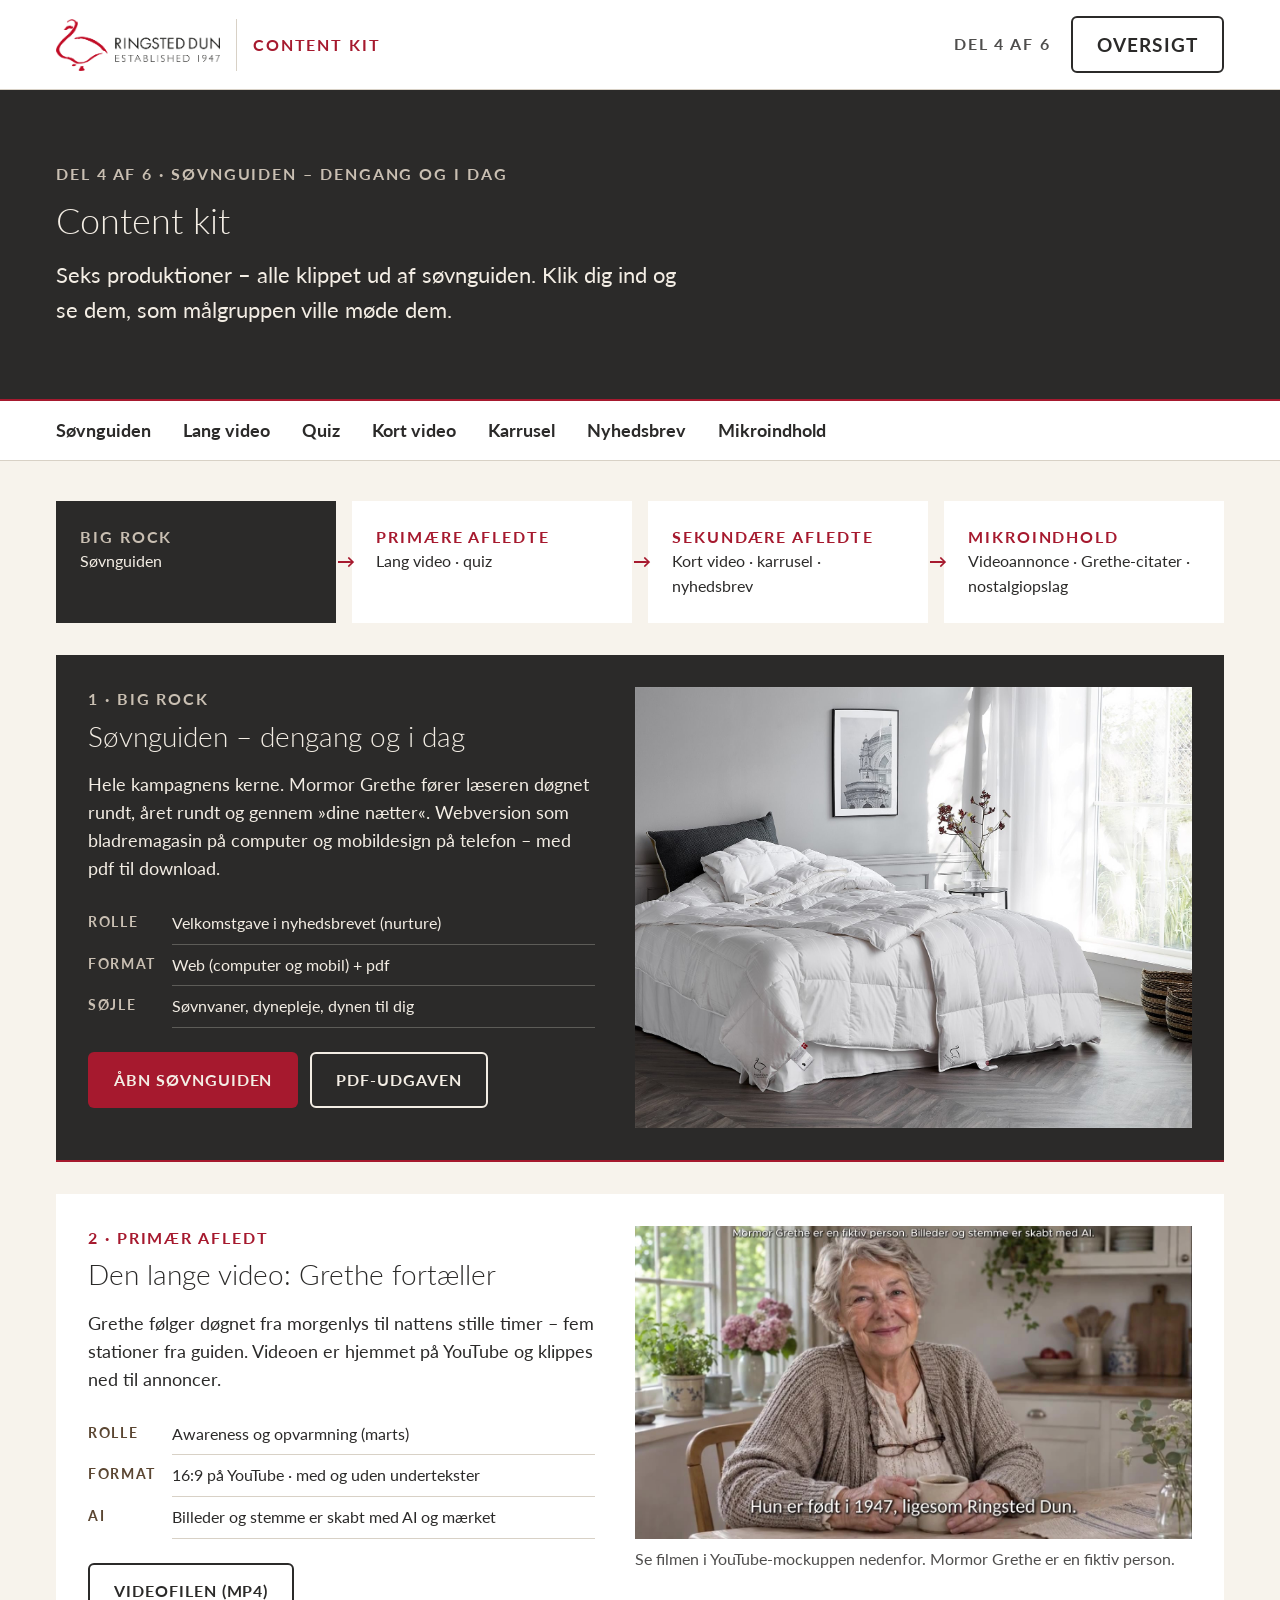
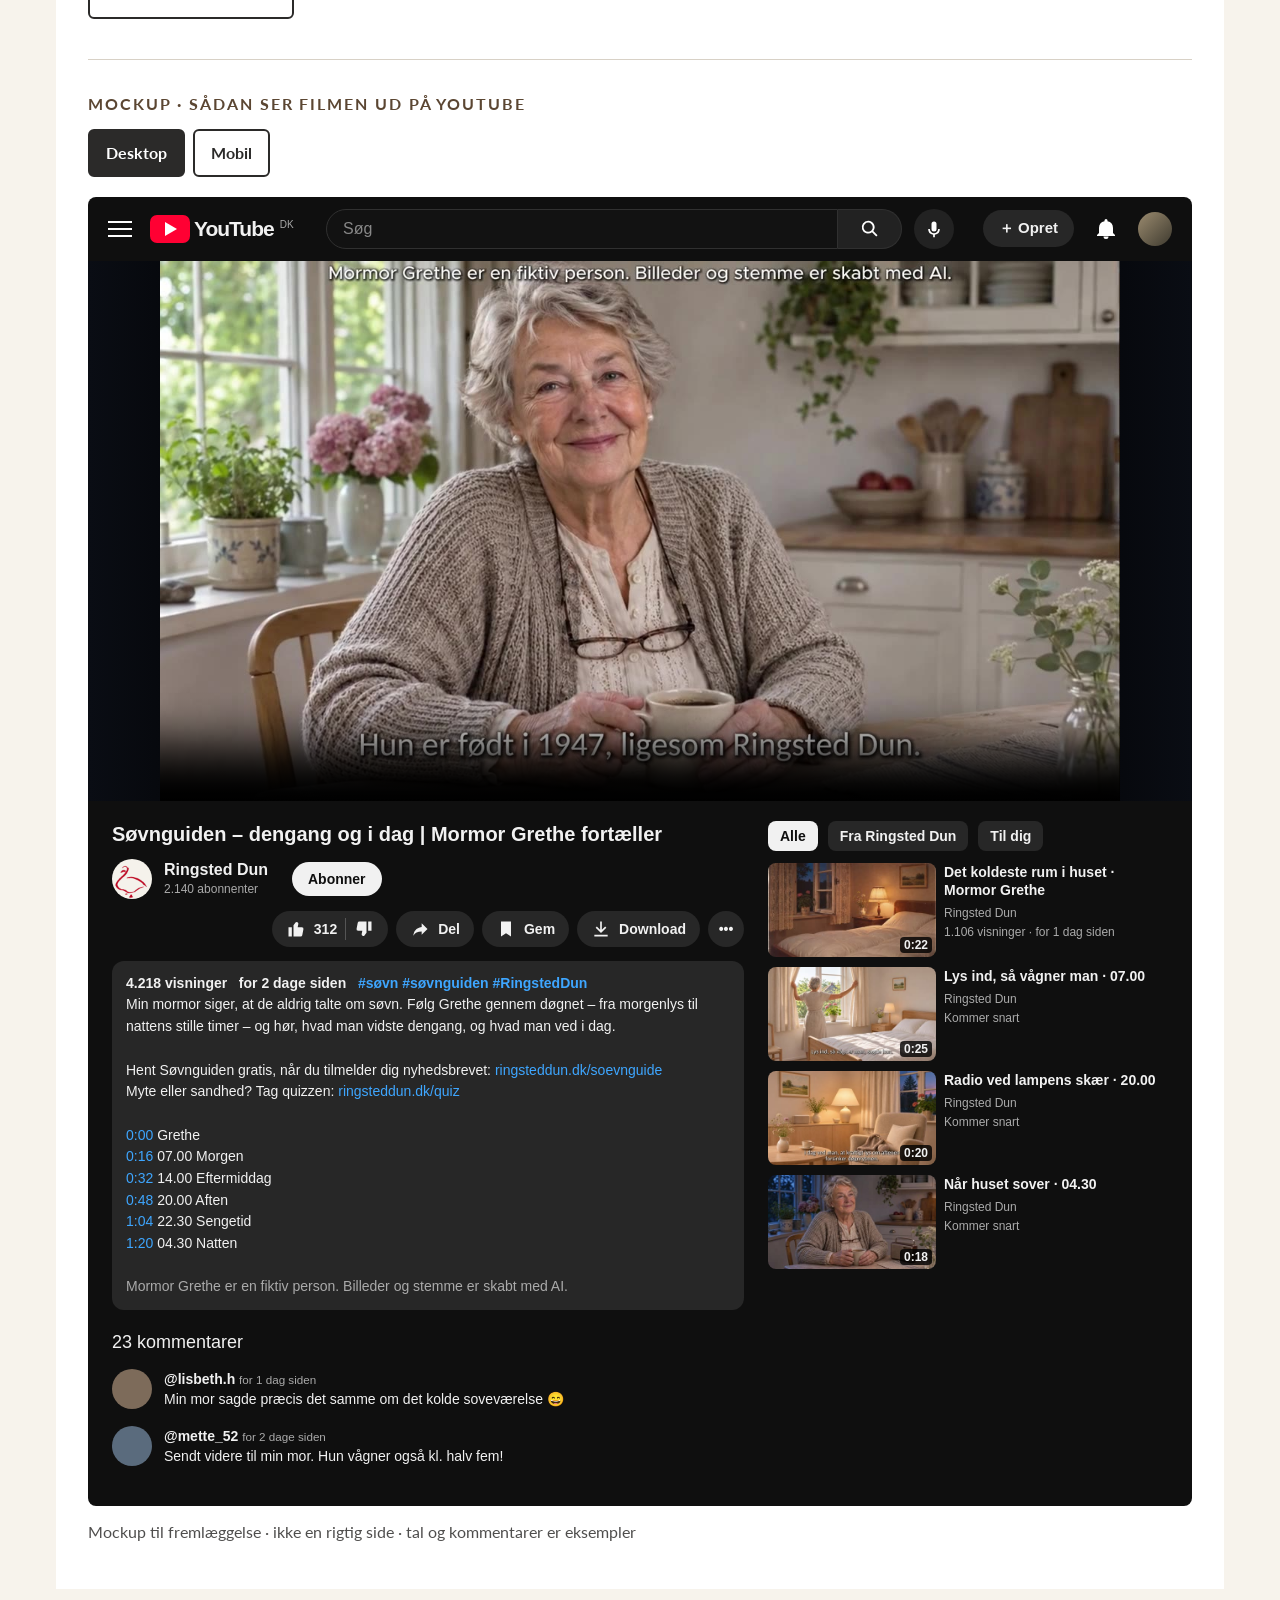
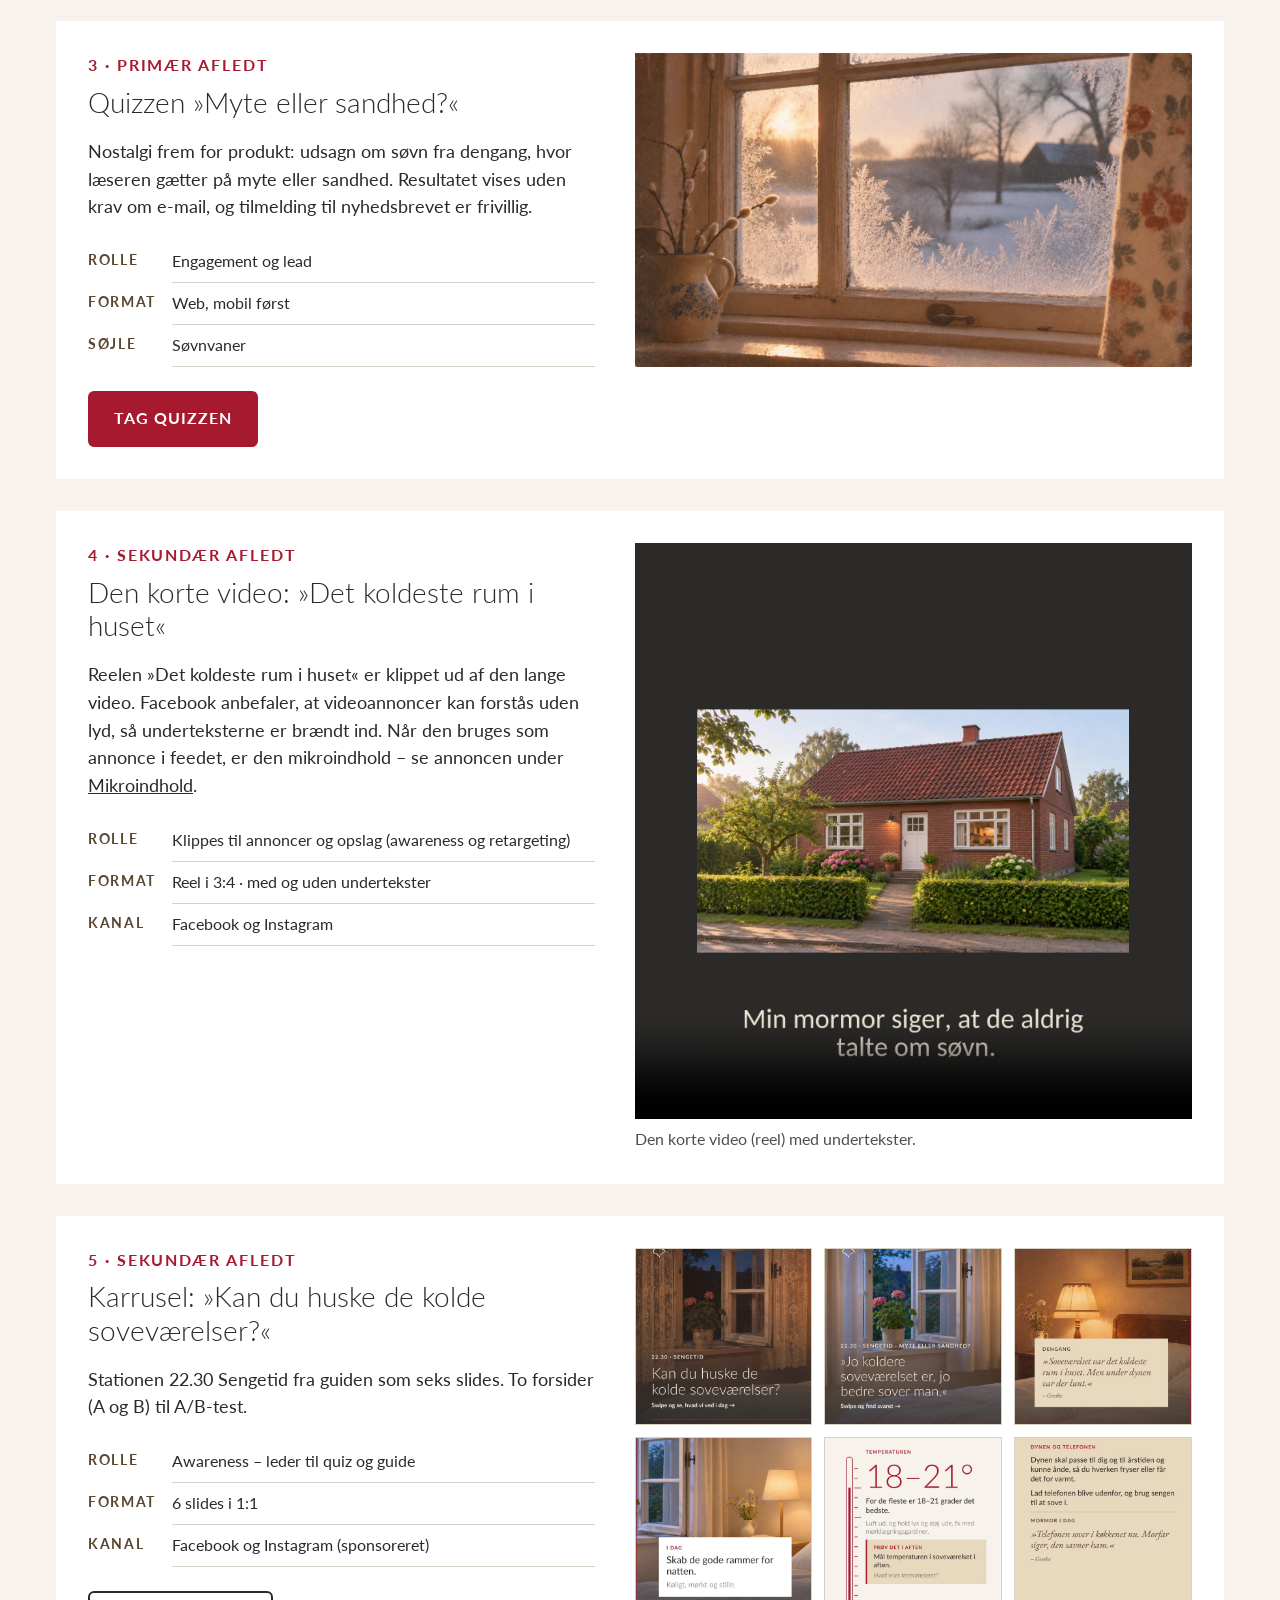
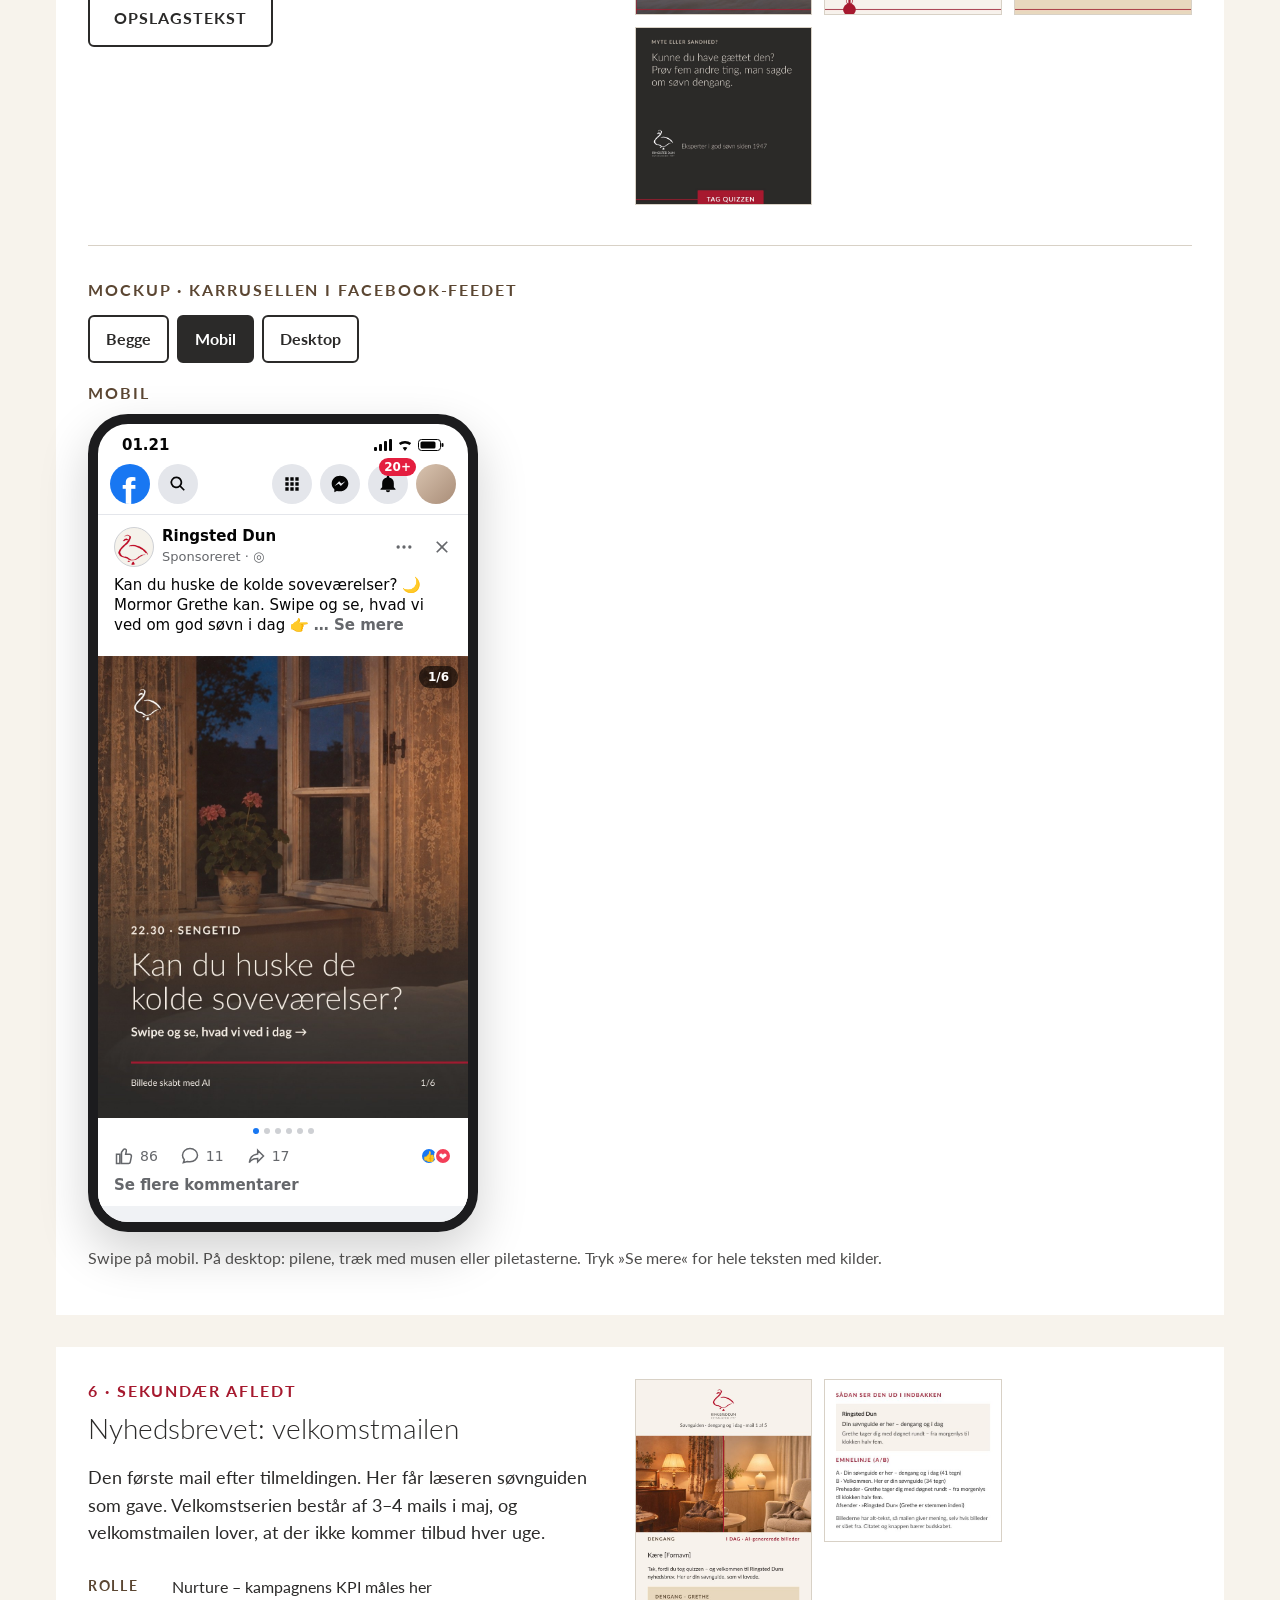
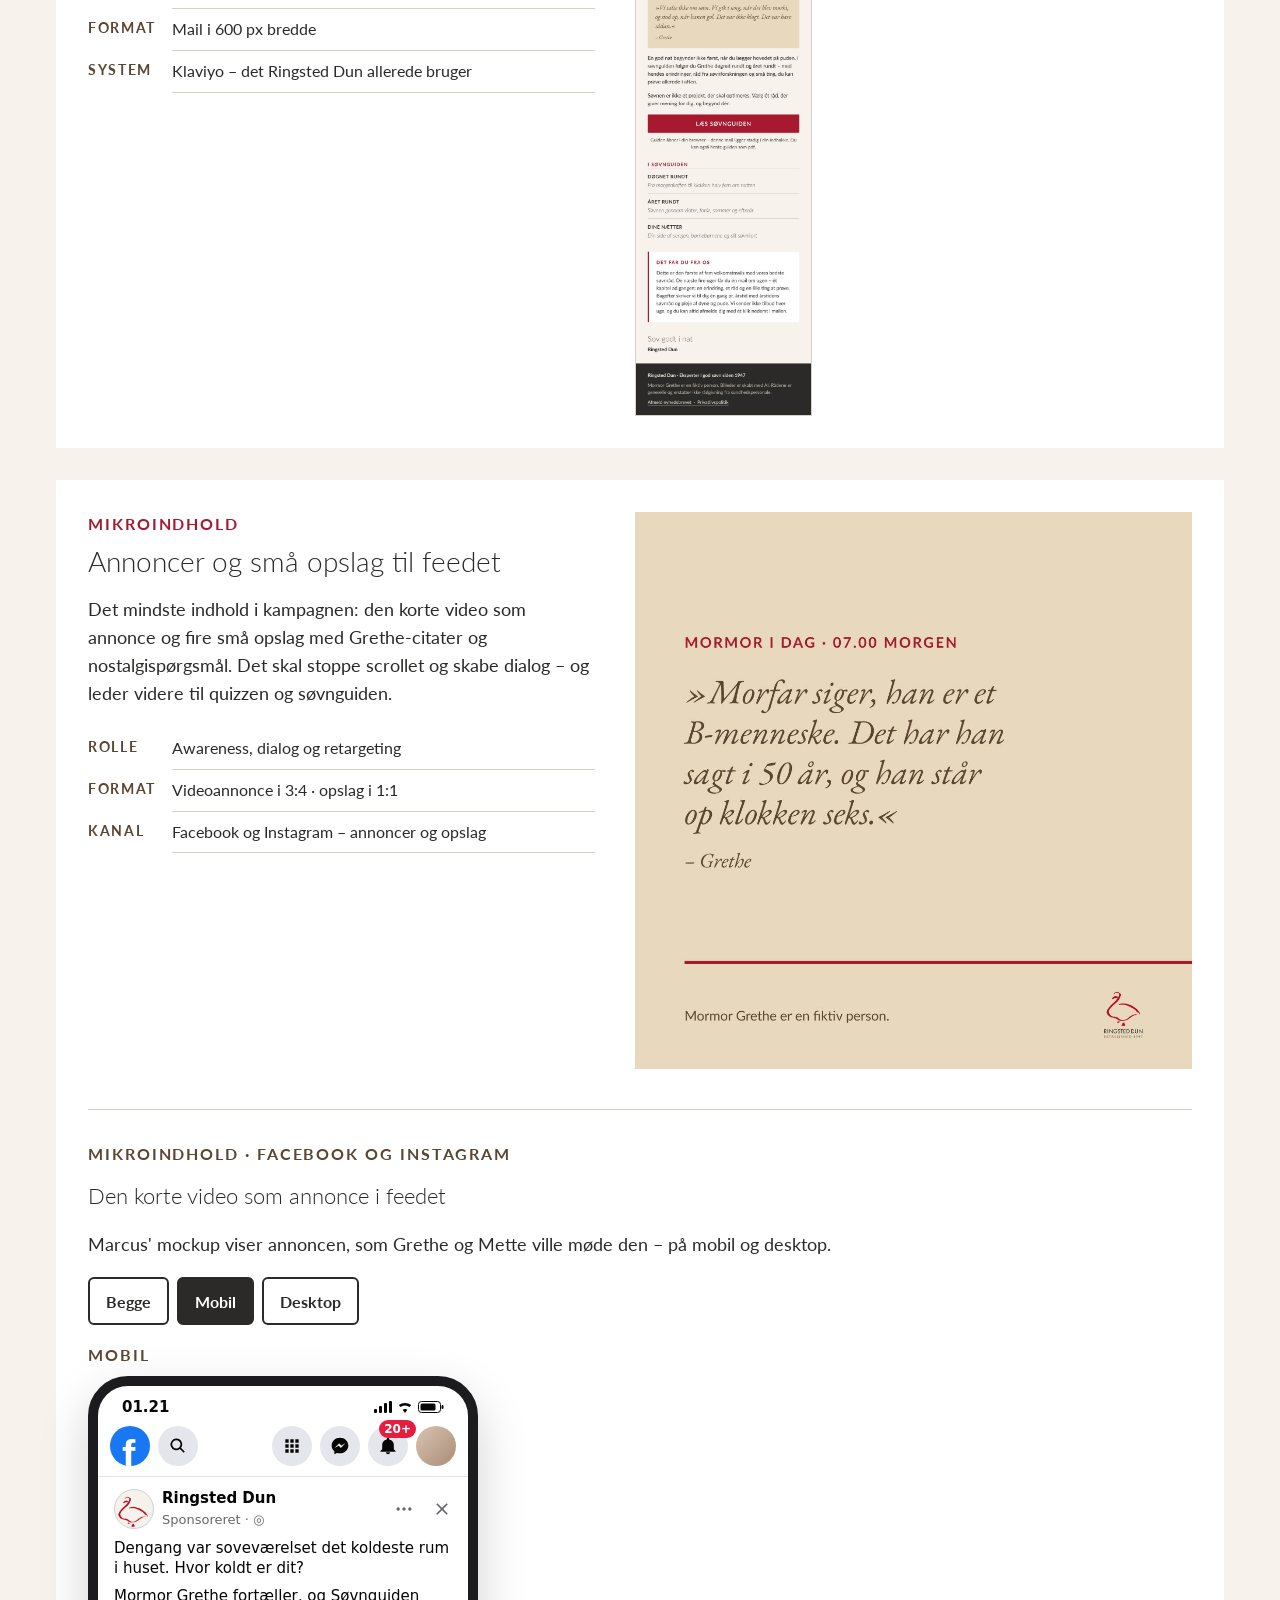
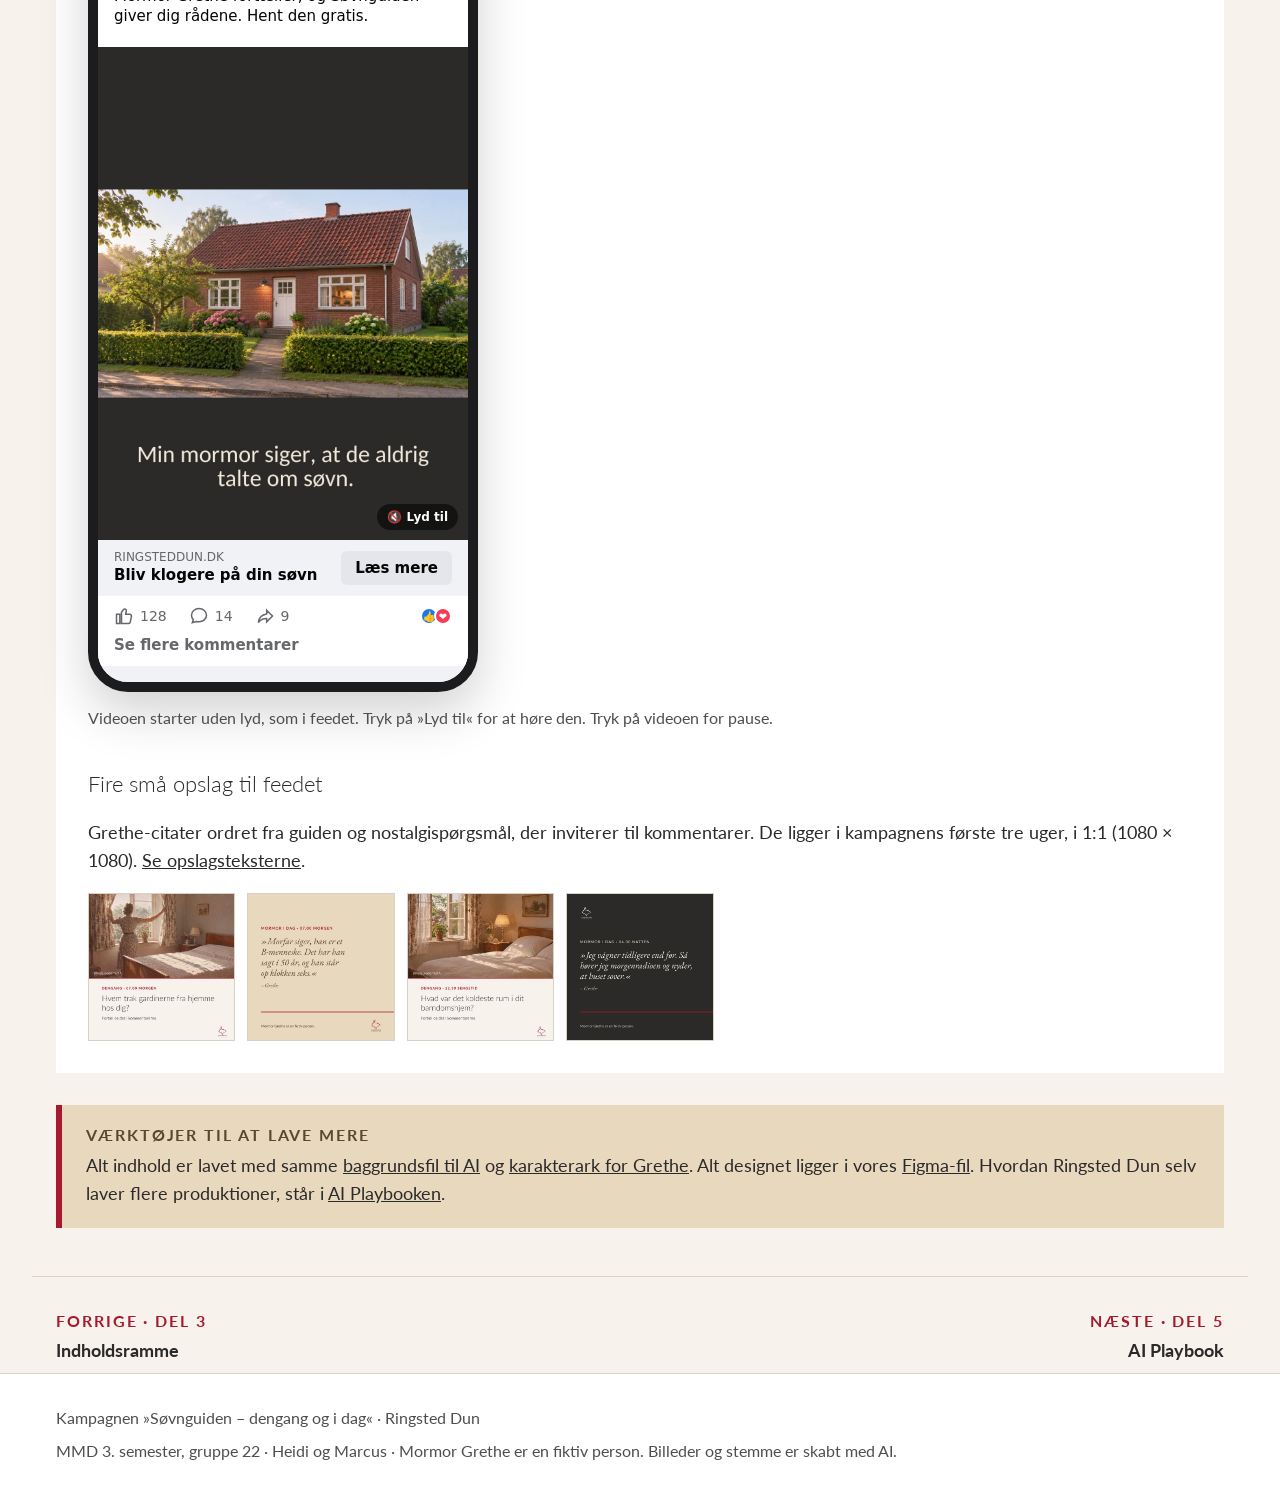
<file: content-kit.html>
<!DOCTYPE html>
<html lang="da">
<head>
  <meta charset="UTF-8">
  <meta name="viewport" content="width=device-width, initial-scale=1.0">
  <title>Content kit · Søvnguiden – dengang og i dag · Ringsted Dun</title>
  <!-- Skrifterne fra designguide v2: Lato til alt, EB Garamond kursiv kun til Grethes stemme -->
  <link rel="preconnect" href="https://fonts.googleapis.com">
  <link rel="preconnect" href="https://fonts.gstatic.com" crossorigin>
  <link href="https://fonts.googleapis.com/css2?family=EB+Garamond:ital,wght@0,400..800;1,400..800&family=Lato:ital,wght@0,100;0,300;0,400;0,700;0,900;1,100;1,300;1,400;1,700;1,900&display=swap" rel="stylesheet">
  <!-- Samme design som playbooken (playbook.css) + det nye til præsentationen (praesentation.css) -->
  <link rel="stylesheet" href="css/playbook.css">
  <link rel="stylesheet" href="css/praesentation.css?v=4">
  <!-- Marcus' mockups (YouTube, Facebook-video og karrusel) -->
  <link rel="stylesheet" href="css/mockups.css?v=4">
</head>
<body>

  <a class="spring-over" href="#indhold">Spring til indholdet</a>

  <header class="hoved">
    <div class="hoved__linje indhold">
      <a class="hoved__logo" href="index.html">
        <img src="img/playbook/RDU_logo_aflang.png" alt="Ringsted Dun – til oversigten">
        <span>Content kit</span>
      </a>
      <div class="hoved__hoejre">
        <p class="hoved__trin">Del 4 af 6</p>
        <a class="knap knap--sekundaer hoved__pdf" href="index.html">Oversigt</a>
      </div>
    </div>
  </header>

  <main id="indhold">

    <section class="forside" aria-labelledby="titel">
      <div class="indhold forside__gitter">
        <div>
          <p class="forside__etiket">Del 4 af 6 · Søvnguiden – dengang og i dag</p>
          <h1 class="forside__titel" id="titel">Content kit</h1>
          <p class="forside__tekst">Seks produktioner – alle klippet ud af søvnguiden. Klik dig ind og se dem, som målgruppen ville møde dem.</p>
        </div>
      </div>
    </section>

    <!--
      STIER TIL FILERNE
      Alle filer, siden bruger, ligger INDE i web/ – ellers kan Live Server ikke finde dem:
        mockups/          film, reel, plakater, karrusel-slides og logo til mockupperne
        img/content-kit/  karrusellens forside B, mikroopslag og nyhedsbrev (gemt som jpg, så de er mindre)
        docs/             annonce- og opslagstekster (kopier fra mappen content kit)
      Retter I en fil i content kit-mappen, så kopiér den herind igen.
    -->

    <nav class="sidenav" aria-label="Produktioner på siden">
      <div class="indhold">
        <ul>
          <li><a href="#soevnguiden">Søvnguiden</a></li>
          <li><a href="#video">Lang video</a></li>
          <li><a href="#quiz">Quiz</a></li>
          <li><a href="#kort-video">Kort video</a></li>
          <li><a href="#karrusel">Karrusel</a></li>
          <li><a href="#nyhedsbrev">Nyhedsbrev</a></li>
          <li><a href="#mikro">Mikroindhold</a></li>
        </ul>
      </div>
    </nav>

    <div class="indhold">

      <h2 class="sr-only">Produktionerne</h2>
      <ol class="kaede" aria-label="Sådan hænger indholdet sammen">
        <li><p class="kaede__niveau">Big rock</p><p>Søvnguiden</p></li>
        <li><p class="kaede__niveau">Primære afledte</p><p>Lang video · quiz</p></li>
        <li><p class="kaede__niveau">Sekundære afledte</p><p>Kort video · karrusel · nyhedsbrev</p></li>
        <li><p class="kaede__niveau">Mikroindhold</p><p>Videoannonce · Grethe-citater · nostalgiopslag</p></li>
      </ol>

      <!-- ========== 1 · SØVNGUIDEN (big rock) ========== -->
      <article class="produktion produktion--bigrock" id="soevnguiden">
        <div>
          <p class="produktion__niveau">1 · Big rock</p>
          <h3>Søvnguiden – dengang og i dag</h3>
          <p>Hele kampagnens kerne. Mormor Grethe fører læseren døgnet rundt, året rundt og gennem »dine nætter«. Webversion som bladremagasin på computer og mobildesign på telefon – med pdf til download.</p>
          <dl class="fakta-linje">
            <dt>Rolle</dt><dd>Velkomstgave i nyhedsbrevet (nurture)</dd>
            <dt>Format</dt><dd>Web (computer og mobil) + pdf</dd>
            <dt>Søjle</dt><dd>Søvnvaner, dynepleje, dynen til dig</dd>
          </dl>
          <div class="knap-raekke">
            <a class="knap knap--primaer" href="guide.html">Åbn søvnguiden</a>
            <a class="knap knap--sekundaer" href="pdf/soevnguiden.pdf">Pdf-udgaven</a>
          </div>
        </div>
        <figure class="produktion__medie">
          <img src="img/guide/rd-morgen-sovevaerelse.jpg" alt="Soveværelse i morgenlys med en Ringsted Dun-dyne">
        </figure>
      </article>

      <!-- ========== 2 · LANG VIDEO ========== -->
      <article class="produktion" id="video">
        <div>
          <p class="produktion__niveau">2 · Primær afledt</p>
          <h3>Den lange video: Grethe fortæller</h3>
          <p>Grethe følger døgnet fra morgenlys til nattens stille timer – fem stationer fra guiden. Videoen er hjemmet på YouTube og klippes ned til annoncer.</p>
          <dl class="fakta-linje">
            <dt>Rolle</dt><dd>Awareness og opvarmning (marts)</dd>
            <dt>Format</dt><dd>16:9 på YouTube · med og uden undertekster</dd>
            <dt>AI</dt><dd>Billeder og stemme er skabt med AI og mærket</dd>
          </dl>
          <div class="knap-raekke">
            <a class="knap knap--sekundaer" href="mockups/film.mp4">Videofilen (mp4)</a>
          </div>
        </div>
        <figure class="produktion__medie">
          <!-- preload="none": den store fil (150 MB) hentes først, når man trykker afspil -->
          <img src="mockups/poster-yt.jpg" alt="Mormor Grethe i køkkenet – billede fra filmen (AI-genereret)">
          <figcaption>Se filmen i YouTube-mockuppen nedenfor. Mormor Grethe er en fiktiv person.</figcaption>
        </figure>
        <!-- Marcus' mockup (fra Interaktive_SoMe_mockups) bygget ind i siden. Design: css/mockups.css, knapper og video: js/mockups.js -->
        <div class="produktion__fuld">
          <p class="produktion__del">Mockup · sådan ser filmen ud på YouTube</p>
          <div class="mockup-yt">
          <div class="switch" role="group" aria-label="Visning">
            <button data-v="desktop" aria-pressed="true">Desktop</button>
            <button data-v="mobile" aria-pressed="false">Mobil</button>
          </div>

          <!-- ================= DESKTOP ================= -->
          <section id="yt-desktop" aria-label="Desktopvisning">
            <div class="top">
              <div class="burger"><i></i><i></i><i></i></div>
              <div class="yt"><div class="p"></div><b>YouTube</b><sup>DK</sup></div>
              <div class="search"><div class="in">Søg</div><div class="bt"><svg width="22" height="22" viewBox="0 0 24 24" fill="#fff"><path d="M10 3a7 7 0 015.6 11.2l4.6 4.6-1.4 1.4-4.6-4.6A7 7 0 1110 3zm0 2a5 5 0 100 10 5 5 0 000-10z"/></svg></div>
                <div class="mic"><svg width="20" height="20" viewBox="0 0 24 24" fill="#fff"><path d="M12 15a3 3 0 003-3V6a3 3 0 00-6 0v6a3 3 0 003 3zm5-3a5 5 0 01-10 0H5a7 7 0 006 6.9V22h2v-3.1A7 7 0 0019 12z"/></svg></div></div>
              <div class="right"><div class="opret">＋ Opret</div><svg width="24" height="24" viewBox="0 0 24 24" fill="#fff"><path d="M12 22a2.5 2.5 0 002.5-2.5h-5A2.5 2.5 0 0012 22zm7-6V11a7 7 0 00-5.5-6.8V3.5a1.5 1.5 0 00-3 0v.7A7 7 0 005 11v5l-2 2v1h18v-1z"/></svg><div class="me"></div></div>
            </div>
            <div class="theater"><video id="yt-vd" aria-label="Filmen Søvnguiden, dengang og i dag. Med undertekster." src="mockups/film.mp4" poster="mockups/poster-yt.jpg" controls playsinline preload="metadata"></video></div>
            <div class="main">
              <div>
                <p class="h1">Søvnguiden – dengang og i dag | Mormor Grethe fortæller</p>
                <div class="ch">
                  <div class="av"></div><div class="cn"><b>Ringsted Dun</b><small>2.140 abonnenter</small></div>
                  <button class="sub" type="button">Abonner</button>
                  <div class="acts">
                    <div class="pill"><svg viewBox="0 0 24 24"><path d="M7 10v11H3V10zm2 11h8.5a2 2 0 002-1.6l1.4-7A2 2 0 0019 10h-5l.8-4a2 2 0 00-3.4-1.8L9 7.5z"/></svg>312<span class="sep"></span><svg viewBox="0 0 24 24"><path d="M17 14V3h4v11zm-2-11H6.5a2 2 0 00-2 1.6l-1.4 7A2 2 0 005 14h5l-.8 4a2 2 0 003.4 1.8l2.4-3.3z"/></svg></div>
                    <div class="pill"><svg viewBox="0 0 24 24"><path d="M14 5l7 7-7 7v-4c-5 0-8 1.5-10 5 .5-5 3-9.5 10-10.5z"/></svg>Del</div>
                    <div class="pill"><svg viewBox="0 0 24 24"><path d="M6 3h12v18l-6-4-6 4z"/></svg>Gem</div>
                    <div class="pill"><svg viewBox="0 0 24 24"><path d="M11 3h2v10l4-4 1.4 1.4L12 16.8 5.6 10.4 7 9l4 4zM4 19h16v2H4z"/></svg>Download</div>
                    <div class="pill c">•••</div>
                  </div>
                </div>
                <div class="desc">
                  <div class="m">4.218 visninger &nbsp; for 2 dage siden &nbsp; <a>#søvn</a> <a>#søvnguiden</a> <a>#RingstedDun</a></div>
                  Min mormor siger, at de aldrig talte om søvn. Følg Grethe gennem døgnet – fra morgenlys til nattens stille timer – og hør, hvad man vidste dengang, og hvad man ved i dag.<br><br>
                  Hent Søvnguiden gratis, når du tilmelder dig nyhedsbrevet: <a>ringsteddun.dk/soevnguide</a><br>
                  Myte eller sandhed? Tag quizzen: <a>ringsteddun.dk/quiz</a><br><br>
                  <a data-t="0">0:00</a> Grethe<br><a data-t="16">0:16</a> 07.00 Morgen<br><a data-t="32">0:32</a> 14.00 Eftermiddag<br><a data-t="48">0:48</a> 20.00 Aften<br><a data-t="64">1:04</a> 22.30 Sengetid<br><a data-t="80">1:20</a> 04.30 Natten<br><br>
                  <span class="ai">Mormor Grethe er en fiktiv person. Billeder og stemme er skabt med AI.</span>
                </div>
                <div class="cm"><p class="h2 cmh">23 kommentarer</p>
                  <div class="c1"><div class="u" style="background:#7d6b5a"></div><div><b>@lisbeth.h</b> <small>for 1 dag siden</small><br>Min mor sagde præcis det samme om det kolde soveværelse 😄</div></div>
                  <div class="c1"><div class="u" style="background:#5a6b7d"></div><div><b>@mette_52</b> <small>for 2 dage siden</small><br>Sendt videre til min mor. Hun vågner også kl. halv fem!</div></div>
                </div>
              </div>
              <div>
                <div class="chips"><span class="on">Alle</span><span>Fra Ringsted Dun</span><span>Til dig</span></div>
                <div class="rec"><div class="th" style="background-image:url(mockups/th_reel.jpg)"><span>0:22</span></div><div><b>Det koldeste rum i huset · Mormor Grethe</b><small>Ringsted Dun<br>1.106 visninger · for 1 dag siden</small></div></div>
                <div class="rec"><div class="th" style="background-image:url(mockups/th_22.jpg)"><span>0:25</span></div><div><b>Lys ind, så vågner man · 07.00</b><small>Ringsted Dun<br>Kommer snart</small></div></div>
                <div class="rec"><div class="th" style="background-image:url(mockups/th_54.jpg)"><span>0:20</span></div><div><b>Radio ved lampens skær · 20.00</b><small>Ringsted Dun<br>Kommer snart</small></div></div>
                <div class="rec"><div class="th" style="background-image:url(mockups/th_92.jpg)"><span>0:18</span></div><div><b>Når huset sover · 04.30</b><small>Ringsted Dun<br>Kommer snart</small></div></div>
              </div>
            </div>
          </section>

          <!-- ================= MOBILE ================= -->
          <section id="yt-mobil" hidden aria-label="Mobilvisning">
            <div class="phone">
              <div class="status"><span>01.50</span><span class="status__ikoner" aria-hidden="true"><svg width="18" height="12" viewBox="0 0 18 12"><rect x="0" y="8" width="3" height="4" rx="1"/><rect x="5" y="5" width="3" height="7" rx="1"/><rect x="10" y="2" width="3" height="10" rx="1"/><rect x="15" y="0" width="3" height="12" rx="1"/></svg><svg width="16" height="12" viewBox="0 0 16 12"><path d="M8 12l2.4-3.2a4 4 0 00-4.8 0zM8 4.6a7.6 7.6 0 014.6 1.5l1.6-2.1A10.3 10.3 0 008 2a10.3 10.3 0 00-6.2 2l1.6 2.1A7.6 7.6 0 018 4.6z"/></svg><svg width="26" height="12" viewBox="0 0 26 12"><rect x="0.5" y="0.5" width="22" height="11" rx="3" fill="none" stroke="currentColor"/><rect x="2.5" y="2.5" width="15" height="7" rx="1.5"/><rect x="23.5" y="4" width="2" height="4" rx="1"/></svg></span></div>
              <!-- YouTube-appens top med logo (lyst tema, som på telefonen) -->
              <div class="yt-topbar">
                <div class="yt"><div class="p"></div><b>YouTube</b></div>
                <span class="yt-topbar__ikoner" aria-hidden="true">
                  <svg width="24" height="24" viewBox="0 0 24 24"><path d="M4 4h12a2 2 0 012 2v7a2 2 0 01-2 2H9l-4 3v-3H4a2 2 0 01-2-2V6a2 2 0 012-2zm0 2v7h3v1.5L9 13h7V6zm16 3h1a1 1 0 011 1v8a1 1 0 01-1 1h-1v2.5L17 18h-6v-2h7V9z"/></svg>
                  <svg width="24" height="24" viewBox="0 0 24 24"><path d="M12 22a2.5 2.5 0 002.5-2.5h-5A2.5 2.5 0 0012 22zm7-6V11a7 7 0 00-5.5-6.8V3.5a1.5 1.5 0 00-3 0v.7A7 7 0 005 11v5l-2 2v1h18v-1zm-2 1H7v-6a5 5 0 0110 0z"/></svg>
                  <svg width="24" height="24" viewBox="0 0 24 24"><path d="M10 3a7 7 0 015.6 11.2l4.6 4.6-1.4 1.4-4.6-4.6A7 7 0 1110 3zm0 2a5 5 0 100 10 5 5 0 000-10z"/></svg>
                </span>
              </div>
              <video id="yt-vm" aria-label="Filmen Søvnguiden, dengang og i dag. Med undertekster." src="mockups/film.mp4" poster="mockups/poster-yt.jpg" controls playsinline preload="metadata"></video>
              <div class="mb">
                <p class="h2">Søvnguiden – dengang og i dag | Mormor Grethe fortæller</p>
                <div class="meta">4.218 visninger · for 2 dage siden <b>...mere</b></div>
                <div class="ch"><div class="av" style="width:34px;height:34px"></div><div class="cn"><b>Ringsted Dun</b><small>2.140</small></div><button class="sub" type="button">Abonner</button></div>
                <div class="scroller">
                  <div class="pill"><svg viewBox="0 0 24 24"><path d="M7 10v11H3V10zm2 11h8.5a2 2 0 002-1.6l1.4-7A2 2 0 0019 10h-5l.8-4a2 2 0 00-3.4-1.8L9 7.5z"/></svg>312<span class="sep"></span><svg viewBox="0 0 24 24"><path d="M17 14V3h4v11zm-2-11H6.5a2 2 0 00-2 1.6l-1.4 7A2 2 0 005 14h5l-.8 4a2 2 0 003.4 1.8l2.4-3.3z"/></svg></div>
                  <div class="pill"><svg viewBox="0 0 24 24"><path d="M14 5l7 7-7 7v-4c-5 0-8 1.5-10 5 .5-5 3-9.5 10-10.5z"/></svg>Del</div>
                  <div class="pill"><svg viewBox="0 0 24 24"><path d="M6 3h12v18l-6-4-6 4z"/></svg>Gem</div>
                  <div class="pill"><svg viewBox="0 0 24 24"><path d="M11 3h2v10l4-4 1.4 1.4L12 16.8 5.6 10.4 7 9l4 4zM4 19h16v2H4z"/></svg>Download</div>
                </div>
                <div class="cmt"><b>Kommentarer</b> &nbsp;<span style="color:#aaa">23</span><p><i></i>Min mor sagde præcis det samme om det kolde soveværelse 😄</p></div>
              </div>
              <div class="mrec">
                <div class="th" style="background-image:url(mockups/th_reel.jpg)"><span>0:22</span></div>
                <div class="r"><div class="av"></div><div><b>Det koldeste rum i huset · Mormor Grethe</b><small>Ringsted Dun · 1.106 visninger · for 1 dag siden</small></div></div>
                <div class="th" style="background-image:url(mockups/th_22.jpg)"><span>0:25</span></div>
                <div class="r"><div class="av"></div><div><b>Lys ind, så vågner man · 07.00</b><small>Ringsted Dun · Kommer snart</small></div></div>
              </div>
              <div class="mnav">
                <div><svg viewBox="0 0 24 24"><path d="M12 3l9 8h-3v9h-5v-6h-2v6H6v-9H3z"/></svg>Start</div>
                <div><svg viewBox="0 0 24 24"><path d="M14 3l-8 9h5l-2 9 8-10h-5z"/></svg>Shorts</div>
                <div><svg viewBox="0 0 24 24"><path d="M11 5h2v6h6v2h-6v6h-2v-6H5v-2h6z"/></svg></div>
                <div><svg viewBox="0 0 24 24"><path d="M4 5h16v12H4zm2 2v8h12V7zm-2 12h16v2H4z"/></svg>Abonnementer</div>
                <div><span class="me" style="width:22px;height:22px;display:block"></span>Dig</div>
              </div>
            </div>
          </section>
          <p class="mk">Mockup til fremlæggelse · ikke en rigtig side · tal og kommentarer er eksempler</p>
          </div>
        </div>
      </article>

      <!-- ========== 3 · QUIZ ========== -->
      <article class="produktion" id="quiz">
        <div>
          <p class="produktion__niveau">3 · Primær afledt</p>
          <h3>Quizzen »Myte eller sandhed?«</h3>
          <p>Nostalgi frem for produkt: udsagn om søvn fra dengang, hvor læseren gætter på myte eller sandhed. Resultatet vises uden krav om e-mail, og tilmelding til nyhedsbrevet er frivillig.</p>
          <dl class="fakta-linje">
            <dt>Rolle</dt><dd>Engagement og lead</dd>
            <dt>Format</dt><dd>Web, mobil først</dd>
            <dt>Søjle</dt><dd>Søvnvaner</dd>
          </dl>
          <div class="knap-raekke">
            <a class="knap knap--primaer" href="quiz.html">Tag quizzen</a>
          </div>
        </div>
        <figure class="produktion__medie">
          <img src="img/guide/dengang-vinter.jpg" alt="Et koldt soveværelse en vinteraften i 1950'erne (AI-genereret)">
        </figure>
      </article>

      <!-- ========== 4 · DEN KORTE VIDEO ========== -->
      <article class="produktion" id="kort-video">
        <div>
          <p class="produktion__niveau">4 · Sekundær afledt</p>
          <h3>Den korte video: »Det koldeste rum i huset«</h3>
          <p>Reelen »Det koldeste rum i huset« er klippet ud af den lange video. Facebook anbefaler, at videoannoncer kan forstås uden lyd, så underteksterne er brændt ind. Når den bruges som annonce i feedet, er den mikroindhold – se annoncen under <a href="#mikro">Mikroindhold</a>.</p>
          <dl class="fakta-linje">
            <dt>Rolle</dt><dd>Klippes til annoncer og opslag (awareness og retargeting)</dd>
            <dt>Format</dt><dd>Reel i 3:4 · med og uden undertekster</dd>
            <dt>Kanal</dt><dd>Facebook og Instagram</dd>
          </dl>
        </div>
        <figure class="produktion__medie">
          <video controls preload="none" poster="mockups/poster-reel.jpg">
            <source src="mockups/reel.mp4" type="video/mp4">
          </video>
          <figcaption>Den korte video (reel) med undertekster.</figcaption>
        </figure>
      </article>

      <!-- ========== 5 · KARRUSEL ========== -->
      <article class="produktion" id="karrusel">
        <div>
          <p class="produktion__niveau">5 · Sekundær afledt</p>
          <h3>Karrusel: »Kan du huske de kolde soveværelser?«</h3>
          <p>Stationen 22.30 Sengetid fra guiden som seks slides. To forsider (A og B) til A/B-test.</p>
          <dl class="fakta-linje">
            <dt>Rolle</dt><dd>Awareness – leder til quiz og guide</dd>
            <dt>Format</dt><dd>6 slides i 1:1</dd>
            <dt>Kanal</dt><dd>Facebook og Instagram (sponsoreret)</dd>
          </dl>
          <div class="knap-raekke">
            <a class="knap knap--sekundaer" href="docs/annoncetekst_karrusel.txt">Opslagstekst</a>
          </div>
        </div>
        <!-- Klik på et billede åbner det i fuld størrelse -->
        <ul class="galleri" aria-label="Karrusellens slides">
          <li><a href="mockups/slide1.jpg"><img src="mockups/slide1.jpg" alt="Slide 1, forside A"></a></li>
          <li><a href="img/content-kit/karrusel-forside-b.jpg"><img src="img/content-kit/karrusel-forside-b.jpg" alt="Slide 1, forside B: myte"></a></li>
          <li><a href="mockups/slide2.jpg"><img src="mockups/slide2.jpg" alt="Slide 2: dengang"></a></li>
          <li><a href="mockups/slide3.jpg"><img src="mockups/slide3.jpg" alt="Slide 3: i dag"></a></li>
          <li><a href="mockups/slide4.jpg"><img src="mockups/slide4.jpg" alt="Slide 4: temperaturen"></a></li>
          <li><a href="mockups/slide5.jpg"><img src="mockups/slide5.jpg" alt="Slide 5: dynen og telefonen"></a></li>
          <li><a href="mockups/slide6.jpg"><img src="mockups/slide6.jpg" alt="Slide 6: myte eller sandhed"></a></li>
        </ul>
        <!-- Marcus' mockup (fra Interaktive_SoMe_mockups) bygget ind i siden. Design: css/mockups.css, knapper og video: js/mockups.js -->
        <div class="produktion__fuld">
          <p class="produktion__del">Mockup · karrusellen i Facebook-feedet</p>
          <div class="mockup-ka">
          <div class="switch" role="group" aria-label="Visning">
              <button data-v="both" aria-pressed="false">Begge</button>
              <button data-v="mobile" aria-pressed="true">Mobil</button>
              <button data-v="desktop" aria-pressed="false">Desktop</button>
            </div>
            <div class="stage">
              <section id="ka-mobil" aria-label="Mobilvisning">
                <p class="label">Mobil</p>
                <div class="phone">
                  <div class="status"><span>01.21</span><span class="status__ikoner" aria-hidden="true"><svg width="18" height="12" viewBox="0 0 18 12"><rect x="0" y="8" width="3" height="4" rx="1"/><rect x="5" y="5" width="3" height="7" rx="1"/><rect x="10" y="2" width="3" height="10" rx="1"/><rect x="15" y="0" width="3" height="12" rx="1"/></svg><svg width="16" height="12" viewBox="0 0 16 12"><path d="M8 12l2.4-3.2a4 4 0 00-4.8 0zM8 4.6a7.6 7.6 0 014.6 1.5l1.6-2.1A10.3 10.3 0 008 2a10.3 10.3 0 00-6.2 2l1.6 2.1A7.6 7.6 0 018 4.6z"/></svg><svg width="26" height="12" viewBox="0 0 26 12"><rect x="0.5" y="0.5" width="22" height="11" rx="3" fill="none" stroke="currentColor"/><rect x="2.5" y="2.5" width="15" height="7" rx="1.5"/><rect x="23.5" y="4" width="2" height="4" rx="1"/></svg></span></div>
                  <div class="topbar">
                    <div class="logo"></div>
                    <div class="circ"><svg viewBox="0 0 24 24"><path d="M10 3a7 7 0 015.6 11.2l4.6 4.6-1.4 1.4-4.6-4.6A7 7 0 1110 3zm0 2a5 5 0 100 10 5 5 0 000-10z"/></svg></div>
                    <div class="sp"></div>
                    <div class="circ"><svg viewBox="0 0 24 24"><path d="M4 4h4v4H4zm6 0h4v4h-4zm6 0h4v4h-4zM4 10h4v4H4zm6 0h4v4h-4zm6 0h4v4h-4zM4 16h4v4H4zm6 0h4v4h-4zm6 0h4v4h-4z"/></svg></div>
                    <div class="circ"><svg viewBox="0 0 24 24"><path d="M12 2C6.4 2 2 6.1 2 11.4c0 2.8 1.2 5.2 3.2 6.9V22l3-1.7c1.2.3 2.5.5 3.8.5 5.6 0 10-4.1 10-9.4S17.6 2 12 2zm1 12.4l-2.5-2.7-5 2.7 5.5-5.8 2.6 2.7 4.9-2.7z"/></svg></div>
                    <div class="circ"><svg viewBox="0 0 24 24"><path d="M12 22a2.5 2.5 0 002.5-2.5h-5A2.5 2.5 0 0012 22zm7-6V11a7 7 0 00-5.5-6.8V3.5a1.5 1.5 0 00-3 0v.7A7 7 0 005 11v5l-2 2v1h18v-1z"/></svg><span class="badge">20+</span></div>
                    <div class="me"></div>
                  </div>
                  <div class="feed"><!--POST--></div>
                </div>
              </section>
              <section id="ka-desktop" hidden aria-label="Desktopvisning">
                <p class="label">Desktop</p>
                <div class="desk">
                  <div class="top">
                    <div class="logo"></div>
                    <div class="search"><svg viewBox="0 0 24 24"><path d="M10 3a7 7 0 015.6 11.2l4.6 4.6-1.4 1.4-4.6-4.6A7 7 0 1110 3zm0 2a5 5 0 100 10 5 5 0 000-10z"/></svg>Søg</div>
                    <div class="tabs">
                      <span class="on"><svg viewBox="0 0 24 24"><path d="M12 3l9 8h-3v9h-5v-6h-2v6H6v-9H3z"/></svg></span>
                      <span><svg viewBox="0 0 24 24"><path d="M4 5h16a1 1 0 011 1v12a1 1 0 01-1 1H4a1 1 0 01-1-1V6a1 1 0 011-1zm1 2v10h14V7zm5 2l5 3-5 3z"/></svg></span>
                      <span><svg viewBox="0 0 24 24"><path d="M4 4h16l1 5a3 3 0 01-2 2.8V20H5v-8.2A3 3 0 013 9zm4 9v5h3v-5zm5 0v3h4v-3z"/></svg></span>
                      <span><svg viewBox="0 0 24 24"><path d="M12 2a10 10 0 110 20 10 10 0 010-20zm0 2a8 8 0 00-5.3 14A6 6 0 0112 15a6 6 0 015.3 3A8 8 0 0012 4zm0 3a3.5 3.5 0 110 7 3.5 3.5 0 010-7z"/></svg></span>
                      <span><svg viewBox="0 0 24 24"><path d="M7 6h10a5 5 0 015 5v2a5 5 0 01-9 3h-2a5 5 0 01-9-3v-2a5 5 0 015-5zm0 3v2H5v2h2v2h2v-2h2v-2H9V9zm9 1a1 1 0 100 2 1 1 0 000-2zm2 2a1 1 0 100 2 1 1 0 000-2z"/></svg></span>
                    </div>
                    <div class="rt">
                      <div class="circ"><svg viewBox="0 0 24 24"><path d="M4 4h4v4H4zm6 0h4v4h-4zm6 0h4v4h-4zM4 10h4v4H4zm6 0h4v4h-4zm6 0h4v4h-4zM4 16h4v4H4zm6 0h4v4h-4zm6 0h4v4h-4z"/></svg></div>
                      <div class="circ"><svg viewBox="0 0 24 24"><path d="M12 2C6.4 2 2 6.1 2 11.4c0 2.8 1.2 5.2 3.2 6.9V22l3-1.7c1.2.3 2.5.5 3.8.5 5.6 0 10-4.1 10-9.4S17.6 2 12 2zm1 12.4l-2.5-2.7-5 2.7 5.5-5.8 2.6 2.7 4.9-2.7z"/></svg></div>
                      <div class="circ"><svg viewBox="0 0 24 24"><path d="M12 22a2.5 2.5 0 002.5-2.5h-5A2.5 2.5 0 0012 22zm7-6V11a7 7 0 00-5.5-6.8V3.5a1.5 1.5 0 00-3 0v.7A7 7 0 005 11v5l-2 2v1h18v-1z"/></svg><span class="badge">20+</span></div>
                      <div class="me"></div>
                    </div>
                  </div>
                  <div class="cols">
                    <nav class="nav">
                      <div><i style="background:linear-gradient(135deg,#d9c4b0,#a98d78)"></i>Bruger</div>
                      <div><i style="background:#1877F2"></i>Venner</div>
                      <div><i style="background:#2D88FF"></i>Minder</div>
                      <div><i style="background:#A033FF"></i>Gemt</div>
                      <div><i style="background:#1A9BE8"></i>Grupper</div>
                      <div><i style="background:#F3425F"></i>Reels</div>
                      <div><i style="background:#0A7CFF"></i>Markedsplads</div>
                      <div><i style="background:#45BD62"></i>Feeds</div>
                      <div><i style="background:var(--btn)"></i>Se mere</div>
                      <hr><p class="h2">Dine genveje</p>
                      <div><i style="background:#cdbfa8;border-radius:8px"></i>Kreativ madlavning</div>
                    </nav>
                    <div class="center"><!--POST--></div>
                    <aside class="rc">
                      <p class="h2">Venneanmodninger</p>
                      <div class="req"><div class="ph"></div><div style="flex:1"><b style="font-size:15px">Sofie</b><div style="color:var(--sub);font-size:13px">8 fælles venner</div>
                        <div class="bt"><span class="p">Bekræft</span><span>Fjern</span></div></div></div>
                      <hr>
                      <p class="h2">Fødselsdage</p>
                      <p>🎁 <b>Amalie</b> og <b>Siw</b> har fødselsdag i dag.</p>
                    </aside>
                  </div>
                </div>
              </section>
            </div>
            <p class="mock">Swipe på mobil. På desktop: pilene, træk med musen eller piletasterne. Tryk »Se mere« for hele teksten med kilder.</p>

          <template id="ka-post">
            <article class="post">
              <div class="hd"><div class="av" role="img" aria-label="Ringsted Dun logo"></div>
                <div class="nm"><b>Ringsted Dun</b><small>Sponsoreret · ◎</small></div>
                <div class="ic"><svg viewBox="0 0 24 24"><circle cx="5" cy="12" r="2"/><circle cx="12" cy="12" r="2"/><circle cx="19" cy="12" r="2"/></svg><svg viewBox="0 0 24 24"><path d="M6.4 5L12 10.6 17.6 5 19 6.4 13.4 12 19 17.6 17.6 19 12 13.4 6.4 19 5 17.6 10.6 12 5 6.4z"/></svg></div></div>
              <div class="txt">
                <p>Kan du huske de kolde soveværelser? 🌙 Mormor Grethe kan. Swipe og se, hvad vi ved om god søvn i dag 👉 <button class="seemore" type="button">… Se mere</button></p>
                <div class="full" hidden>
                  <p>Rådene i karrusellen bygger på:</p>
                  <ul class="src">
                    <li>Sundhedsstyrelsen (2024): <a href="https://www.sst.dk/-/media/Udgivelser/2024/Soevn/Anbefalinger-for-soevnlaengde.ashx" target="_blank" rel="noopener">Anbefalinger for søvnlængde – alle aldersgrupper</a>, afsnit 3.1, s. 14–15. Om 18–21 grader, mørke, støj og skærmlys.</li>
                    <li>Patienthåndbogen på sundhed.dk (2025): <a href="https://www.sundhed.dk/borger/patienthaandbogen/hjerne-og-nerver/sygdomme/soevnforstyrrelser/gode-raad-til-en-bedre-soevn/" target="_blank" rel="noopener">Gode råd til en bedre søvn</a>. Om et køligt soveværelse og ingen mobil, inden du sover.</li>
                  </ul>
                  <p>Hent Søvnguiden gratis på <a href="#" onclick="return false">ringsteddun.dk/soevnguide</a></p>
                  <p class="tags"><a href="#" onclick="return false">#søvn</a> <a href="#" onclick="return false">#søvnguiden</a> <a href="#" onclick="return false">#RingstedDun</a></p>
                  <p class="ai">Mormor Grethe er en fiktiv person. Billeder er skabt med AI.</p>
                </div>
              </div>
              <div class="car">
                <div class="track" tabindex="0" aria-label="Karrusel, 6 slides"><img src="mockups/slide1.jpg" alt="Slide 1 af 6"><img src="mockups/slide2.jpg" alt="Slide 2 af 6"><img src="mockups/slide3.jpg" alt="Slide 3 af 6"><img src="mockups/slide4.jpg" alt="Slide 4 af 6"><img src="mockups/slide5.jpg" alt="Slide 5 af 6"><img src="mockups/slide6.jpg" alt="Slide 6 af 6"></div>
                <span class="cnt">1/6</span>
                <button class="arr l" type="button" aria-label="Forrige" disabled><svg viewBox="0 0 24 24"><path d="M15.4 5.4L14 4l-8 8 8 8 1.4-1.4L8.8 12z"/></svg></button>
                <button class="arr r" type="button" aria-label="Næste"><svg viewBox="0 0 24 24"><path d="M8.6 5.4L10 4l8 8-8 8-1.4-1.4 6.6-6.6z"/></svg></button>
              </div>
              <div class="dots"><i class="on"></i><i></i><i></i><i></i><i></i><i></i></div>
              <div class="bar">
                <div class="a">
                  <span><svg viewBox="0 0 24 24"><path d="M7 10v11H3V10zm2 11h8.5a2 2 0 002-1.6l1.4-7A2 2 0 0019 10h-5l.8-4a2 2 0 00-3.4-1.8L9 7.5z"/></svg>86</span>
                  <span><svg viewBox="0 0 24 24"><path d="M12 3c5 0 9 3.6 9 8s-4 8-9 8c-1.2 0-2.3-.2-3.3-.5L4 20l1.2-3.6A7.6 7.6 0 013 11c0-4.4 4-8 9-8z"/></svg>11</span>
                  <span><svg viewBox="0 0 24 24"><path d="M14 5l7 7-7 7v-4c-5 0-8 1.5-10 5 .5-5 3-9.5 10-10.5z"/></svg>17</span>
                </div>
                <div class="r"><i style="background:#1877F2">👍</i><i style="background:#F33E58;margin-left:-4px">❤</i></div>
              </div>
              <div class="more">Se flere kommentarer</div>
            </article>
          </template>
          </div>
        </div>
      </article>

      <!-- ========== 6 · NYHEDSBREV ========== -->
      <article class="produktion" id="nyhedsbrev">
        <div>
          <p class="produktion__niveau">6 · Sekundær afledt</p>
          <h3>Nyhedsbrevet: velkomstmailen</h3>
          <p>Den første mail efter tilmeldingen. Her får læseren søvnguiden som gave. Velkomstserien består af 3–4 mails i maj, og velkomstmailen lover, at der ikke kommer tilbud hver uge.</p>
          <dl class="fakta-linje">
            <dt>Rolle</dt><dd>Nurture – kampagnens KPI måles her</dd>
            <dt>Format</dt><dd>Mail i 600 px bredde</dd>
            <dt>System</dt><dd>Klaviyo – det Ringsted Dun allerede bruger</dd>
          </dl>
        </div>
        <ul class="galleri galleri--hoej" aria-label="Nyhedsbrevet">
          <li><a href="img/content-kit/nyhedsbrev-velkomstmail.jpg"><img src="img/content-kit/nyhedsbrev-velkomstmail.jpg" alt="Velkomstmailen med søvnguiden som gave"></a></li>
          <li><a href="img/content-kit/nyhedsbrev-indbakke.jpg"><img src="img/content-kit/nyhedsbrev-indbakke.jpg" alt="Mailen i indbakken: emnelinje og afsender"></a></li>
        </ul>
      </article>

      <!-- ========== MIKROINDHOLD: annoncer og små opslag (index linker hertil med #mikro) ========== -->
      <article class="produktion" id="mikro">
        <div>
          <p class="produktion__niveau">Mikroindhold</p>
          <h3>Annoncer og små opslag til feedet</h3>
          <p>Det mindste indhold i kampagnen: den korte video som annonce og fire små opslag med Grethe-citater og nostalgispørgsmål. Det skal stoppe scrollet og skabe dialog – og leder videre til quizzen og søvnguiden.</p>
          <dl class="fakta-linje">
            <dt>Rolle</dt><dd>Awareness, dialog og retargeting</dd>
            <dt>Format</dt><dd>Videoannonce i 3:4 · opslag i 1:1</dd>
            <dt>Kanal</dt><dd>Facebook og Instagram – annoncer og opslag</dd>
          </dl>
        </div>
        <figure class="produktion__medie">
          <img src="img/content-kit/mikro-2-b-menneske.jpg" alt="Grethe-citat om Morfar, der kalder sig B-menneske">
        </figure>
        <div class="produktion__fuld">
          <p class="produktion__del">Mikroindhold · Facebook og Instagram</p>
          <h4>Den korte video som annonce i feedet</h4>
          <p>Marcus' mockup viser annoncen, som Grethe og Mette ville møde den – på mobil og desktop.</p>
          <div class="mockup-fb">
          <div class="switch" role="group" aria-label="Visning">
              <button data-v="both" aria-pressed="false">Begge</button>
              <button data-v="mobile" aria-pressed="true">Mobil</button>
              <button data-v="desktop" aria-pressed="false">Desktop</button>
            </div>
            <div class="stage">
              <section id="fb-mobil" aria-label="Mobilvisning">
                <p class="label">Mobil</p>
                <div class="phone">
                  <div class="status"><span>01.21</span><span class="status__ikoner" aria-hidden="true"><svg width="18" height="12" viewBox="0 0 18 12"><rect x="0" y="8" width="3" height="4" rx="1"/><rect x="5" y="5" width="3" height="7" rx="1"/><rect x="10" y="2" width="3" height="10" rx="1"/><rect x="15" y="0" width="3" height="12" rx="1"/></svg><svg width="16" height="12" viewBox="0 0 16 12"><path d="M8 12l2.4-3.2a4 4 0 00-4.8 0zM8 4.6a7.6 7.6 0 014.6 1.5l1.6-2.1A10.3 10.3 0 008 2a10.3 10.3 0 00-6.2 2l1.6 2.1A7.6 7.6 0 018 4.6z"/></svg><svg width="26" height="12" viewBox="0 0 26 12"><rect x="0.5" y="0.5" width="22" height="11" rx="3" fill="none" stroke="currentColor"/><rect x="2.5" y="2.5" width="15" height="7" rx="1.5"/><rect x="23.5" y="4" width="2" height="4" rx="1"/></svg></span></div>
                  <div class="topbar">
                    <div class="logo"></div>
                    <div class="circ"><svg viewBox="0 0 24 24"><path d="M10 3a7 7 0 015.6 11.2l4.6 4.6-1.4 1.4-4.6-4.6A7 7 0 1110 3zm0 2a5 5 0 100 10 5 5 0 000-10z"/></svg></div>
                    <div class="sp"></div>
                    <div class="circ"><svg viewBox="0 0 24 24"><path d="M4 4h4v4H4zm6 0h4v4h-4zm6 0h4v4h-4zM4 10h4v4H4zm6 0h4v4h-4zm6 0h4v4h-4zM4 16h4v4H4zm6 0h4v4h-4zm6 0h4v4h-4z"/></svg></div>
                    <div class="circ"><svg viewBox="0 0 24 24"><path d="M12 2C6.4 2 2 6.1 2 11.4c0 2.8 1.2 5.2 3.2 6.9V22l3-1.7c1.2.3 2.5.5 3.8.5 5.6 0 10-4.1 10-9.4S17.6 2 12 2zm1 12.4l-2.5-2.7-5 2.7 5.5-5.8 2.6 2.7 4.9-2.7z"/></svg></div>
                    <div class="circ"><svg viewBox="0 0 24 24"><path d="M12 22a2.5 2.5 0 002.5-2.5h-5A2.5 2.5 0 0012 22zm7-6V11a7 7 0 00-5.5-6.8V3.5a1.5 1.5 0 00-3 0v.7A7 7 0 005 11v5l-2 2v1h18v-1z"/></svg><span class="badge">20+</span></div>
                    <div class="me"></div>
                  </div>
                  <div class="feed"><!--POST--></div>
                </div>
              </section>
              <section id="fb-desktop" hidden aria-label="Desktopvisning">
                <p class="label">Desktop</p>
                <div class="desk">
                  <div class="top">
                    <div class="logo"></div>
                    <div class="search"><svg viewBox="0 0 24 24"><path d="M10 3a7 7 0 015.6 11.2l4.6 4.6-1.4 1.4-4.6-4.6A7 7 0 1110 3zm0 2a5 5 0 100 10 5 5 0 000-10z"/></svg>Søg</div>
                    <div class="tabs">
                      <span class="on"><svg viewBox="0 0 24 24"><path d="M12 3l9 8h-3v9h-5v-6h-2v6H6v-9H3z"/></svg></span>
                      <span><svg viewBox="0 0 24 24"><path d="M4 5h16a1 1 0 011 1v12a1 1 0 01-1 1H4a1 1 0 01-1-1V6a1 1 0 011-1zm1 2v10h14V7zm5 2l5 3-5 3z"/></svg></span>
                      <span><svg viewBox="0 0 24 24"><path d="M4 4h16l1 5a3 3 0 01-2 2.8V20H5v-8.2A3 3 0 013 9zm4 9v5h3v-5zm5 0v3h4v-3z"/></svg></span>
                      <span><svg viewBox="0 0 24 24"><path d="M12 2a10 10 0 110 20 10 10 0 010-20zm0 2a8 8 0 00-5.3 14A6 6 0 0112 15a6 6 0 015.3 3A8 8 0 0012 4zm0 3a3.5 3.5 0 110 7 3.5 3.5 0 010-7z"/></svg></span>
                      <span><svg viewBox="0 0 24 24"><path d="M7 6h10a5 5 0 015 5v2a5 5 0 01-9 3h-2a5 5 0 01-9-3v-2a5 5 0 015-5zm0 3v2H5v2h2v2h2v-2h2v-2H9V9zm9 1a1 1 0 100 2 1 1 0 000-2zm2 2a1 1 0 100 2 1 1 0 000-2z"/></svg></span>
                    </div>
                    <div class="rt">
                      <div class="circ"><svg viewBox="0 0 24 24"><path d="M4 4h4v4H4zm6 0h4v4h-4zm6 0h4v4h-4zM4 10h4v4H4zm6 0h4v4h-4zm6 0h4v4h-4zM4 16h4v4H4zm6 0h4v4h-4zm6 0h4v4h-4z"/></svg></div>
                      <div class="circ"><svg viewBox="0 0 24 24"><path d="M12 2C6.4 2 2 6.1 2 11.4c0 2.8 1.2 5.2 3.2 6.9V22l3-1.7c1.2.3 2.5.5 3.8.5 5.6 0 10-4.1 10-9.4S17.6 2 12 2zm1 12.4l-2.5-2.7-5 2.7 5.5-5.8 2.6 2.7 4.9-2.7z"/></svg></div>
                      <div class="circ"><svg viewBox="0 0 24 24"><path d="M12 22a2.5 2.5 0 002.5-2.5h-5A2.5 2.5 0 0012 22zm7-6V11a7 7 0 00-5.5-6.8V3.5a1.5 1.5 0 00-3 0v.7A7 7 0 005 11v5l-2 2v1h18v-1z"/></svg><span class="badge">20+</span></div>
                      <div class="me"></div>
                    </div>
                  </div>
                  <div class="cols">
                    <nav class="nav">
                      <div><i style="background:linear-gradient(135deg,#d9c4b0,#a98d78)"></i>Bruger</div>
                      <div><i style="background:#1877F2"></i>Venner</div>
                      <div><i style="background:#2D88FF"></i>Minder</div>
                      <div><i style="background:#A033FF"></i>Gemt</div>
                      <div><i style="background:#1A9BE8"></i>Grupper</div>
                      <div><i style="background:#F3425F"></i>Reels</div>
                      <div><i style="background:#0A7CFF"></i>Markedsplads</div>
                      <div><i style="background:#45BD62"></i>Feeds</div>
                      <div><i style="background:var(--btn)"></i>Se mere</div>
                      <hr><p class="h2">Dine genveje</p>
                      <div><i style="background:#cdbfa8;border-radius:8px"></i>Kreativ madlavning</div>
                    </nav>
                    <div class="center"><!--POST--></div>
                    <aside class="rc">
                      <p class="h2">Venneanmodninger</p>
                      <div class="req"><div class="ph"></div><div style="flex:1"><b style="font-size:15px">Sofie</b><div style="color:var(--sub);font-size:13px">8 fælles venner</div>
                        <div class="bt"><span class="p">Bekræft</span><span>Fjern</span></div></div></div>
                      <hr>
                      <p class="h2">Fødselsdage</p>
                      <p>🎁 <b>Amalie</b> og <b>Siw</b> har fødselsdag i dag.</p>
                    </aside>
                  </div>
                </div>
              </section>
            </div>
            <p class="mock">Videoen starter uden lyd, som i feedet. Tryk på »Lyd til« for at høre den. Tryk på videoen for pause.</p>

          <template id="fb-post">
            <article class="post">
              <div class="hd"><div class="av" role="img" aria-label="Ringsted Dun logo"></div>
                <div class="nm"><b>Ringsted Dun</b><small>Sponsoreret · ◎</small></div>
                <div class="ic"><svg viewBox="0 0 24 24"><circle cx="5" cy="12" r="2"/><circle cx="12" cy="12" r="2"/><circle cx="19" cy="12" r="2"/></svg><svg viewBox="0 0 24 24"><path d="M6.4 5L12 10.6 17.6 5 19 6.4 13.4 12 19 17.6 17.6 19 12 13.4 6.4 19 5 17.6 10.6 12 5 6.4z"/></svg></div></div>
              <div class="txt"><p>Dengang var soveværelset det koldeste rum i huset. Hvor koldt er dit?</p><p>Mormor Grethe fortæller, og Søvnguiden giver dig rådene. Hent den gratis.</p></div>
              <div class="vid">
                <video aria-label="Reel: Det koldeste rum i huset, Mormor Grethe. Med indbrændte undertekster." src="mockups/reel.mp4" poster="mockups/poster-reel.jpg" muted loop playsinline preload="metadata"></video>
                <button class="sound" type="button">🔇 Lyd til</button>
              </div>
              <div class="cta"><div><small>RINGSTEDDUN.DK</small><b>Bliv klogere på din søvn</b></div><a href="#" onclick="return false">Læs mere</a></div>
              <div class="bar">
                <div class="a">
                  <span><svg viewBox="0 0 24 24"><path d="M7 10v11H3V10zm2 11h8.5a2 2 0 002-1.6l1.4-7A2 2 0 0019 10h-5l.8-4a2 2 0 00-3.4-1.8L9 7.5z"/></svg>128</span>
                  <span><svg viewBox="0 0 24 24"><path d="M12 3c5 0 9 3.6 9 8s-4 8-9 8c-1.2 0-2.3-.2-3.3-.5L4 20l1.2-3.6A7.6 7.6 0 013 11c0-4.4 4-8 9-8z"/></svg>14</span>
                  <span><svg viewBox="0 0 24 24"><path d="M14 5l7 7-7 7v-4c-5 0-8 1.5-10 5 .5-5 3-9.5 10-10.5z"/></svg>9</span>
                </div>
                <div class="r"><i style="background:#1877F2">👍</i><i style="background:#F33E58;margin-left:-4px">❤</i></div>
              </div>
              <div class="more">Se flere kommentarer</div>
            </article>
          </template>
          </div>
          <h4 class="mikro__titel">Fire små opslag til feedet</h4>
          <p>Grethe-citater ordret fra guiden og nostalgispørgsmål, der inviterer til kommentarer. De ligger i kampagnens første tre uger, i 1:1 (1080 × 1080). <a href="docs/mikroindhold_opslagstekster.txt">Se opslagsteksterne</a>.</p>
          <ul class="galleri" aria-label="Mikroopslagene">
            <li><a href="img/content-kit/mikro-1-gardinerne.jpg"><img src="img/content-kit/mikro-1-gardinerne.jpg" alt="Nostalgiopslag: Hvem trak gardinerne fra hjemme hos dig?"></a></li>
            <li><a href="img/content-kit/mikro-2-b-menneske.jpg"><img src="img/content-kit/mikro-2-b-menneske.jpg" alt="Grethe-citat om Morfar, der kalder sig B-menneske"></a></li>
            <li><a href="img/content-kit/mikro-3-koldeste-rum.jpg"><img src="img/content-kit/mikro-3-koldeste-rum.jpg" alt="Nostalgiopslag: Hvad var det koldeste rum i dit barndomshjem?"></a></li>
            <li><a href="img/content-kit/mikro-4-huset-sover.jpg"><img src="img/content-kit/mikro-4-huset-sover.jpg" alt="Grethe-citat om natten, når huset sover"></a></li>
          </ul>
        </div>
      </article>


      <div class="note">
        <h3>Værktøjer til at lave mere</h3>
        <p>Alt indhold er lavet med samme <a href="docs/kampagne_baggrundsfil_til_AI.md">baggrundsfil til AI</a> og <a href="docs/mormor_grethe_karakterark.md">karakterark for Grethe</a>. Alt designet ligger i vores <a href="https://www.figma.com/design/D2hHAomOqdgr0AzTombe8k/RD---Content--div.-medier-">Figma-fil</a>. Hvordan Ringsted Dun selv laver flere produktioner, står i <a href="playbook.html">AI Playbooken</a>.</p>
      </div>

    </div>

    <nav class="bladr" aria-label="Præsentationen">
      <a href="indholdsramme.html"><span>Forrige · del 3</span><strong>Indholdsramme</strong></a>
      <a class="bladr__naeste" href="playbook.html"><span>Næste · del 5</span><strong>AI Playbook</strong></a>
    </nav>
  </main>

  <footer class="bund">
    <div class="indhold">
      <p>Kampagnen »Søvnguiden – dengang og i dag« · Ringsted Dun</p>
      <p>MMD 3. semester, gruppe 22 · Heidi og Marcus · Mormor Grethe er en fiktiv person. Billeder og stemme er skabt med AI.</p>
    </div>
  </footer>

  <script src="js/mockups.js?v=4"></script>
</body>
</html>
</file>
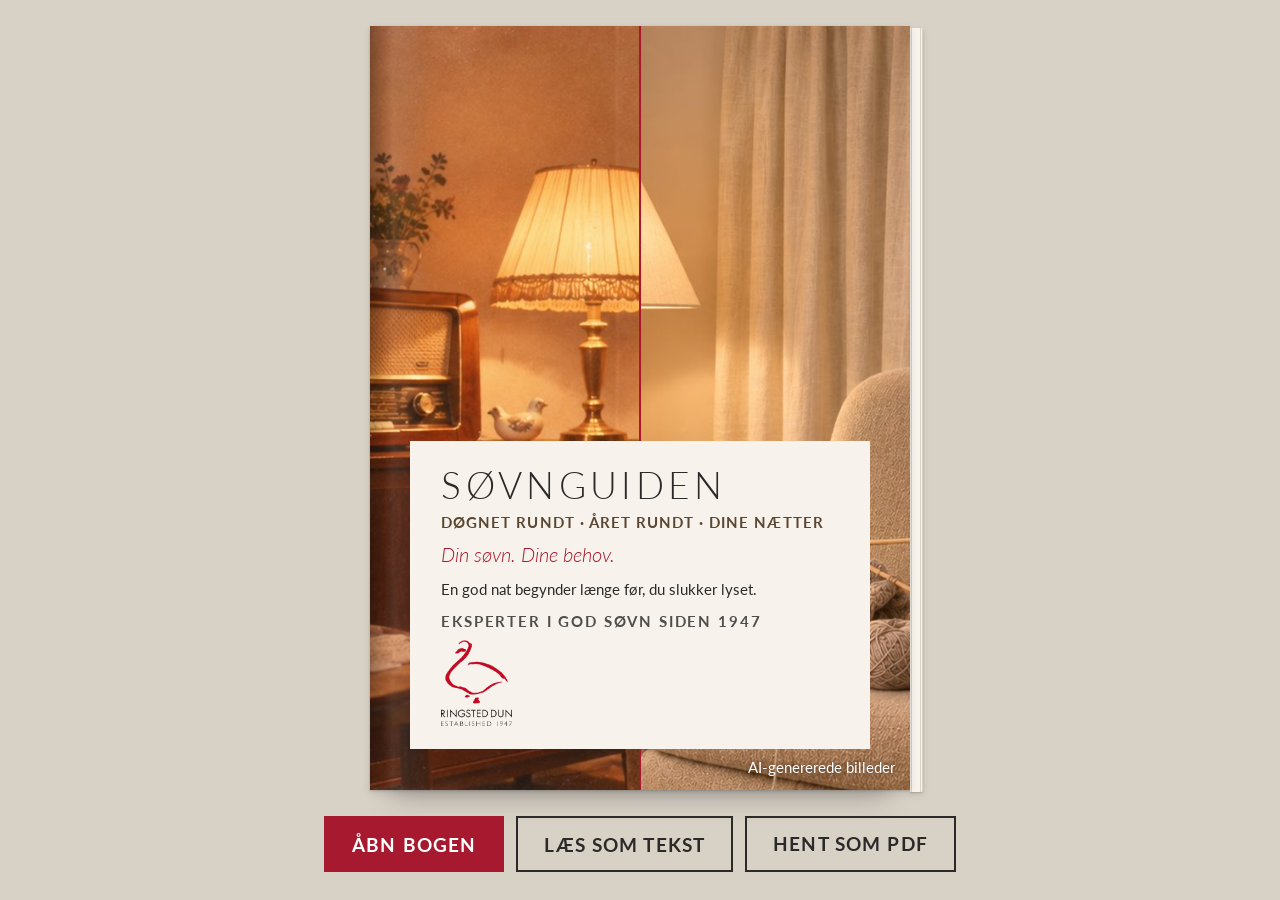
<file: guide.html>
<!DOCTYPE html>
<html lang="da">
<head>
  <meta charset="UTF-8">
  <meta name="viewport" content="width=device-width, initial-scale=1.0">
  <title>Søvnguiden · Ringsted Dun</title>
  <meta name="description" content="Søvnguiden fra Ringsted Dun. Døgnet rundt, året rundt og dine nætter – med Mormor Grethe som fortæller.">

  <!-- Skrifterne fra designguide v2: Lato til alt, EB Garamond kursiv kun til Grethes stemme -->
  <link rel="preconnect" href="https://fonts.googleapis.com">
  <link rel="preconnect" href="https://fonts.gstatic.com" crossorigin>
  <link href="https://fonts.googleapis.com/css2?family=EB+Garamond:ital,wght@0,400..800;1,400..800&family=Lato:ital,wght@0,100;0,300;0,400;0,700;0,900;1,100;1,300;1,400;1,700;1,900&display=swap" rel="stylesheet">

  <!-- guide.css bliver lavet af Live Sass Compiler ud fra scss/guide.scss. Ret i SCSS-filerne, ikke her -->
  <link rel="stylesheet" href="css/guide.css">
</head>
<body class="guide guide--laes">

  <a class="spring-over" href="#aabn">Spring til knappen Åbn bogen</a>

  <main class="guide__scene" id="scene" aria-label="Søvnguiden som bog">
    <h1 class="sr-only">Søvnguiden · Ringsted Dun</h1>

    <!--
      BOGEN
      Bogen består af 13 blade. Hvert blad har en forside og en bagside, ligesom et rigtigt blad papir:
      blad 1 = side 1 (forside) + side 2, blad 2 = side 3 + side 4 osv.
      Når man bladrer, vender guide.js bladet 180 grader om ryggen.
      Vil du rette i en side, så find den med id'et, fx id="side-05".
    -->
    <!-- bog-ramme placerer bogen på skærmen. Selve bogen gøres større eller mindre med zoom (se guide.js) -->
    <div class="bog-ramme" id="bog-ramme">
    <div class="bog" id="bog">

      <!-- Papirkanterne på hver side af bogen: de sider, der ligger nedenunder.
           guide.js gør dem tykkere eller tyndere, alt efter hvor langt man er i bogen -->
      <div class="bog__kant bog__kant--venstre" aria-hidden="true"></div>
      <div class="bog__kant bog__kant--hoejre" aria-hidden="true"></div>

      <!-- Hjørnerne, man kan bladre med: musen over hjørnet folder siden op, klik eller træk bladrer (se guide.js) -->
      <div class="hjoerne hjoerne--venstre" id="hjoerne-venstre" aria-hidden="true"><span class="hjoerne__fold"></span></div>
      <div class="hjoerne hjoerne--hoejre" id="hjoerne-hoejre" aria-hidden="true"><span class="hjoerne__fold"></span></div>

      <!-- ========== BLAD 1 ========== -->
      <div class="blad">

        <!-- Side 1 · Forside -->
        <section class="side side--forside" id="side-01" aria-label="Forside">
          <div class="fotopar fotopar--helside">
            <div class="fotopar__billeder">
              <div class="fotopar__halv fotopar__halv--dengang">
                <img class="fotopar__billede" src="img/guide/dengang-2000-aften.jpg" alt="Dengang: en stue om aftenen med en lampe med stofskærm og en gammel radio.">
              </div>
              <div class="fotopar__halv fotopar__halv--idag">
                <img class="fotopar__billede" src="img/guide/idag-2000-aften.jpg" alt="I dag: samme stue med lyse gardiner og en lænestol i varmt lys.">
              </div>
              <div class="fotopar__traad"></div>
            </div>
          </div>
          <p class="forside__ai">AI-genererede billeder</p>
          <div class="titelboks">
            <p class="titelboks__titel">Søvnguiden</p>
            <p class="titelboks__spor">Døgnet rundt · Året rundt<span class="kun-bog"> ·</span><br class="kun-laes"> Dine nætter</p>
            <p class="titelboks__undertitel">Din søvn. Dine behov.</p>
            <p class="titelboks__tekst">En god nat begynder længe før, du slukker lyset.<span class="kun-laes"> Læs guiden her, eller hent den som pdf, så du kan printe den og have den ved sengen.</span></p>
            <p class="hent kun-laes">
              <a class="hent__knap" href="pdf/soevnguiden.pdf" download>Hent guiden som pdf<span class="sr-only"> (pdf, 7 MB)</span></a>
              <span class="hent__note">Gratis · klar til print</span>
            </p>
            <p class="titelboks__siden">Eksperter i god søvn siden 1947</p>
            <img class="titelboks__logo" src="img/guide/RDU_logo.png" alt="Ringsted Dun, Established 1947">
          </div>
        </section>

        <!-- Side 2 · Velkommen (venstre) -->
        <section class="side side--moerk side--intro" id="side-02" aria-label="Side 2 · Velkommen">
          <div class="side__indre">
            <p class="sidehoved">Søvnguiden</p>
            <h2 class="titel">Søvnen er mere end det, der sker om natten</h2>
            <div class="broed broed--taet">
              <p>En god nat begynder ikke først, når du lægger hovedet på puden. Den hænger sammen med dagens lys og bevægelse, med årstiderne og med dig og dine vaner. Ingen sover ens, og det, der virker for andre, virker ikke nødvendigvis for dig.</p>
              <p>Søvnen er ikke et projekt, der skal optimeres. Vælg ét råd, der giver mening for dig, og begynd dér.</p>
            </div>
            <!-- Illustration i stedet for luft: skubber stadig det sidste felt ned i bunden -->
            <img class="illu illu--sol-og-maane" src="img/guide/sol_og_maane_hvid.svg" alt="">
            <blockquote class="dengang">
              <p class="dengang__etiket"><span>Dengang</span> <em>· Mormor fortæller</em></p>
              <p class="dengang__citat">»Vi talte ikke om søvn. Vi gik i seng, når det blev mørkt, og stod op, når hanen gol. Det var ikke klogt. Det var bare sådan.«</p>
              <p class="dengang__afsender">– Mormor</p>
            </blockquote>
          </div>
        </section>
      </div>

      <!-- ========== BLAD 2 ========== -->
      <div class="blad">

        <!-- Side 3 · Velkommen (højre): Mød Mormor + indhold -->
        <section class="side side--papir side--velkommen" id="side-03" aria-label="Side 3 · Mød Mormor og indhold">
          <div class="side__indre">
            <p class="sidehoved sidehoved--lys"><span><b>Søvnguiden</b> · Velkommen</span><span class="sidehoved__hoejre">Ringsted Dun</span></p>
            <h2 class="overskrift">Mød Mormor</h2>
            <p class="broed">Mormor hedder Grethe. Hun er født i 1947 ligesom os og er gift med Henning, som børnebørnene kalder Morfar. Vi har fundet på hende, så hun findes ikke. Hendes nætter minder måske alligevel om nogle, du selv kan huske.</p>

            <div class="tre-spor">
              <div class="tre-spor__spor">
                <p class="tre-spor__etiket">Erfaringen</p>
                <p class="tre-spor__navn">Mormor</p>
                <p class="tre-spor__tekst">Hendes erindringer og hverdag giver genkendelse og et glimt i øjet.</p>
              </div>
              <div class="tre-spor__spor">
                <p class="tre-spor__etiket">Viden</p>
                <p class="tre-spor__navn">Søvnforskningen</p>
                <p class="tre-spor__tekst">Råd fra Sundhedsstyrelsen, sundhed.dk, Ældre Sagen og søvnforsker Birgitte Kornum.</p>
              </div>
              <div class="tre-spor__spor">
                <p class="tre-spor__etiket">Håndværket</p>
                <p class="tre-spor__navn">Ringsted Dun</p>
                <p class="tre-spor__tekst">Dyner og puder siden 1947 og blik for den del af natten, der handler om komfort.</p>
              </div>
            </div>

            <!-- Indholdsfortegnelse. Linkene bladrer hen til siden (data-side = sidetallet) -->
            <nav class="indhold" aria-label="Indhold">
              <p class="indhold__etiket">Indhold</p>
              <div class="indhold__gruppe">
                <p class="indhold__navn">Døgnet rundt</p>
                <p class="indhold__beskriv">Små vaner fra morgenkaffen til klokken halv fem om natten.</p>
                <p class="indhold__links">
                  <a href="#side-04" data-side="4">07.00 Morgen</a> <span aria-hidden="true">·</span>
                  <a href="#side-06" data-side="6">14.00 Eftermiddag</a> <span aria-hidden="true">·</span>
                  <a href="#side-08" data-side="8">20.00 Aften</a> <span aria-hidden="true">·</span>
                  <a href="#side-10" data-side="10">22.30 Sengetid</a> <span aria-hidden="true">·</span>
                  <a href="#side-12" data-side="12">04.30 Natten</a>
                </p>
              </div>
              <div class="indhold__gruppe">
                <p class="indhold__navn">Året rundt</p>
                <p class="indhold__beskriv">Søvnen gennem vinter, forår, sommer og efterår.</p>
                <p class="indhold__links">
                  <a href="#side-14" data-side="14">Vinter og forår</a> <span aria-hidden="true">·</span>
                  <a href="#side-16" data-side="16">Sommer og efterår</a>
                </p>
              </div>
              <div class="indhold__gruppe">
                <p class="indhold__navn">Dine nætter</p>
                <p class="indhold__links">
                  <a href="#side-18" data-side="18">Din side af sengen</a> <span aria-hidden="true">·</span>
                  <a href="#side-20" data-side="20">Når børnebørnene sover over</a> <span aria-hidden="true">·</span>
                  <a href="#side-22" data-side="22">Mit søvnkort</a>
                </p>
              </div>
            </nav>
          </div>
          <!-- Kun i mobil- og tekstvisningen (Figma: Søvnguide - Mobil) -->
          <figure class="helfoto helfoto--bund kun-laes">
            <img class="helfoto__billede" src="img/guide/rd-dyne-detalje.jpg" alt="Nærbillede af en hvid dyne fra Ringsted Dun.">
            <figcaption class="helfoto__kreditering">Foto: Ringsted Dun</figcaption>
          </figure>
        </section>

        <!-- Side 4 · 07.00 Morgen (venstre) -->
        <section class="side side--moerk" id="side-04" aria-label="Side 4 · 07.00 Morgen">
          <div class="side__indre">
            <p class="sidehoved">Søvnguiden</p>
            <figure class="fotopar">
              <div class="fotopar__billeder">
                <div class="fotopar__halv fotopar__halv--dengang"><img class="fotopar__billede" src="img/guide/dengang-0700-morgen.jpg" alt="Dengang: en kvinde trækker blomstrede gardiner fra i et soveværelse om morgenen."></div>
                <div class="fotopar__halv fotopar__halv--idag"><img class="fotopar__billede" src="img/guide/idag-0700-morgen.jpg" alt="I dag: samme soveværelse med morgensol over en redt seng med hvid dyne."></div>
                <div class="fotopar__traad"></div>
              </div>
              <figcaption class="fotopar__tekster">
                <div><p class="fotopar__etiket">Dengang</p><p class="fotopar__tekst">Gardinerne trækkes fra.</p></div>
                <div><p class="fotopar__etiket">I dag</p><p class="fotopar__tekst">Dagslys over den redte seng, 75 år senere.</p><p class="fotopar__ai">Begge billeder er AI-genererede.</p></div>
              </figcaption>
            </figure>
            <h2 class="kapiteltitel">
              <span class="kapiteltitel__nr">07.00</span>
              <span class="kapiteltitel__navn">Morgen</span>
              <span class="kapiteltitel__under">Lys ind, så vågner man</span>
            </h2>
            <div class="luft"></div>
            <div class="mormor-i-dag">
              <p class="mormor-i-dag__etiket">Mormor i dag</p>
              <p class="mormor-i-dag__tekst">»Morfar siger, han er et B-menneske. Det har han sagt i 50 år, og han står op klokken seks.«</p>
            </div>
          </div>
        </section>
      </div>

      <!-- ========== BLAD 3 ========== -->
      <div class="blad">

        <!-- Side 5 · 07.00 Morgen (højre) -->
        <section class="side side--papir" id="side-05" aria-label="Side 5 · 07.00 Morgen">
          <div class="side__indre">
            <p class="sidehoved sidehoved--lys"><span><b>Døgnet rundt</b> · 07.00 Morgen</span><span class="sidehoved__hoejre">Ringsted Dun</span></p>
            <blockquote class="dengang">
              <p class="dengang__etiket"><span>Dengang</span> <em>· Mormor fortæller</em></p>
              <p class="dengang__citat">»Far trak gardinerne fra, så snart han var oppe. ›Lys ind, så vågner man,‹ sagde han.«</p>
            </blockquote>
            <div class="idag">
              <p class="idag__etiket">I dag</p>
              <h3 class="idag__overskrift">En god nat begynder om morgenen</h3>
              <p><strong>Lys er med til at styre kroppens døgnrytme.</strong> Kraftigt lys om morgenen fremskynder den, så du lettere bliver træt om aftenen.</p>
              <p>Stå op på samme tid hver dag, også efter en dårlig nat. En fast rytme hjælper søvnen.</p>
              <p>Og ryst dynen, så den kan lufte, mens du drikker kaffen.</p>
              <img class="illu illu--kaffekop" src="img/guide/kaffekop.svg" alt="">
            </div>
            <div class="proev-det">
              <p class="proev-det__etiket">Prøv det</p>
              <p class="proev-det__tekst">Tag den første kop kaffe et sted med dagslys, ved vinduet eller ude på terrassen.</p>
            </div>
          </div>
        </section>

        <!-- Side 6 · 14.00 Eftermiddag (venstre) -->
        <section class="side side--moerk" id="side-06" aria-label="Side 6 · 14.00 Eftermiddag">
          <div class="side__indre">
            <p class="sidehoved">Søvnguiden</p>
            <!-- fotopar--midte: begge billeder er beskåret ens om midten (som i Figma) -->
            <figure class="fotopar fotopar--midte">
              <div class="fotopar__billeder">
                <div class="fotopar__halv fotopar__halv--dengang"><img class="fotopar__billede" src="img/guide/dengang-1400-eftermiddag.jpg" alt="Dengang: et par cykler ad en landevej om sommeren, set bagfra."></div>
                <div class="fotopar__halv fotopar__halv--idag"><img class="fotopar__billede" src="img/guide/idag-1400-eftermiddag.jpg" alt="I dag: et par med cykelhjelme cykler ad samme landevej, set bagfra."></div>
                <div class="fotopar__traad"></div>
              </div>
              <figcaption class="fotopar__tekster">
                <div><p class="fotopar__etiket">Dengang</p><p class="fotopar__tekst">Cykelturen ad landevejen.</p></div>
                <div><p class="fotopar__etiket">I dag</p><p class="fotopar__tekst">Samme tur i dag – nu med hjelm.</p><p class="fotopar__ai">Begge billeder er AI-genererede.</p></div>
              </figcaption>
            </figure>
            <h2 class="kapiteltitel">
              <span class="kapiteltitel__nr">14.00</span>
              <span class="kapiteltitel__navn">Eftermiddag</span>
              <span class="kapiteltitel__under">Træt på den gode måde</span>
            </h2>
            <div class="luft"></div>
            <div class="mormor-i-dag">
              <p class="mormor-i-dag__etiket">Mormor i dag</p>
              <p class="mormor-i-dag__tekst">»En kop kaffe siger jeg aldrig nej til. Men den sidste behøver ikke at blive drukket klokken fire.«</p>
            </div>
          </div>
        </section>
      </div>

      <!-- ========== BLAD 4 ========== -->
      <div class="blad">

        <!-- Side 7 · 14.00 Eftermiddag (højre) -->
        <section class="side side--papir" id="side-07" aria-label="Side 7 · 14.00 Eftermiddag">
          <div class="side__indre">
            <p class="sidehoved sidehoved--lys"><span><b>Døgnet rundt</b> · 14.00 Eftermiddag</span><span class="sidehoved__hoejre">Ringsted Dun</span></p>
            <blockquote class="dengang">
              <p class="dengang__etiket"><span>Dengang</span> <em>· Mormor fortæller</em></p>
              <p class="dengang__citat">»Vi cyklede overalt. Om aftenen var man træt på den gode måde.«</p>
            </blockquote>
            <div class="idag">
              <p class="idag__etiket">I dag</p>
              <h3 class="idag__overskrift">Brug kroppen på din egen måde</h3>
              <p><strong>Vær fysisk aktiv hver dag</strong>, fx med en gåtur, havearbejde eller en tur på cyklen. Det giver en naturlig træthed. Nogle sover dog dårligere, hvis de træner tæt på sengetid.</p>
              <p>Kaffe og te sidst på dagen kan gøre det sværere at falde i søvn. Alkohol kan gøre det lettere at falde i søvn, men giver ofte mere uroligt og afbrudt søvn.</p>
              <p>Og middagsluren? Har du svært ved at sove om natten, så spring den over. Sover du godt om natten, kan en lur sagtens være med, men den tæller med i døgnets timer. Ifølge søvnforsker Birgitte Kornum er en kort lur på cirka 10 minutter nok til at tage toppen af trætheden. En lang lur bør vare cirka 90 minutter, så du når en hel søvncyklus.</p>
            </div>
            <div class="proev-det">
              <p class="proev-det__etiket">Prøv det</p>
              <p class="proev-det__tekst">Prøv en uge med middagslur og en uge uden. Hvornår sover du bedst om natten?</p>
            </div>
          </div>
        </section>

        <!-- Side 8 · 20.00 Aften (venstre) -->
        <section class="side side--moerk" id="side-08" aria-label="Side 8 · 20.00 Aften">
          <div class="side__indre">
            <p class="sidehoved">Søvnguiden</p>
            <figure class="fotopar">
              <div class="fotopar__billeder">
                <div class="fotopar__halv fotopar__halv--dengang"><img class="fotopar__billede" src="img/guide/dengang-2000-aften.jpg" alt="Dengang: stue om aftenen med radio, bordlampe og strikketøj i en lænestol."></div>
                <div class="fotopar__halv fotopar__halv--idag"><img class="fotopar__billede" src="img/guide/idag-2000-aften.jpg" alt="I dag: samme stue med højttaler, bordlampe og strikketøj i en lys lænestol."></div>
                <div class="fotopar__traad"></div>
              </div>
              <figcaption class="fotopar__tekster">
                <div><p class="fotopar__etiket">Dengang</p><p class="fotopar__tekst">Radioen og strikketøjet ved lampens skær.</p></div>
                <div><p class="fotopar__etiket">I dag</p><p class="fotopar__tekst">Samme stue i dag. Strikketøjet ligger der stadig.</p><p class="fotopar__ai">Begge billeder er AI-genererede.</p></div>
              </figcaption>
            </figure>
            <h2 class="kapiteltitel">
              <span class="kapiteltitel__nr">20.00</span>
              <span class="kapiteltitel__navn">Aften</span>
              <span class="kapiteltitel__under">Skru ned for lyset</span>
            </h2>
            <div class="luft"></div>
            <div class="mormor-i-dag">
              <p class="mormor-i-dag__etiket">Mormor i dag</p>
              <p class="mormor-i-dag__tekst">»Morfar vil lige se vejrudsigten. Og så kommer der altid en udsendelse mere.«</p>
            </div>
          </div>
        </section>
      </div>

      <!-- ========== BLAD 5 ========== -->
      <div class="blad">

        <!-- Side 9 · 20.00 Aften (højre) -->
        <section class="side side--papir" id="side-09" aria-label="Side 9 · 20.00 Aften">
          <div class="side__indre">
            <p class="sidehoved sidehoved--lys"><span><b>Døgnet rundt</b> · 20.00 Aften</span><span class="sidehoved__hoejre">Ringsted Dun</span></p>
            <blockquote class="dengang">
              <p class="dengang__etiket"><span>Dengang</span> <em>· Mormor fortæller</em></p>
              <p class="dengang__citat">»Om aftenen lyttede vi til radioen ved lampens skær. Så var det sengetid.«</p>
            </blockquote>
            <div class="idag">
              <p class="idag__etiket">I dag</p>
              <h3 class="idag__overskrift">Lad dagen falde til ro</h3>
              <p><strong>Kraftigt lys om aftenen forsinker døgnrytmen</strong>, så du falder senere i søvn. Dæmp lyset, og læg skærmene væk, både tv, tablet og telefon, gerne et par timer før sengetid.</p>
              <p>Spis ikke et stort, fedt måltid lige før sengetid, men gå heller ikke sulten i seng.</p>
              <p>Læg arbejde og mails væk de sidste timer før sengetid. Et varmt bad eller en bog af papir kan hjælpe dig til at falde til ro. Og undgå at falde i søvn foran fjernsynet.</p>
              <img class="illu illu--lampe" src="img/guide/lampe.svg" alt="">
            </div>
            <div class="proev-det">
              <p class="proev-det__etiket">Prøv det</p>
              <p class="proev-det__tekst">Sluk fjernsynet lidt tidligere i aften, og tænd en lampe i stedet for loftslyset.</p>
            </div>
          </div>
        </section>

        <!-- Side 10 · 22.30 Sengetid (venstre) -->
        <section class="side side--moerk" id="side-10" aria-label="Side 10 · 22.30 Sengetid">
          <div class="side__indre">
            <p class="sidehoved">Søvnguiden</p>
            <figure class="fotopar">
              <div class="fotopar__billeder">
                <div class="fotopar__halv fotopar__halv--dengang"><img class="fotopar__billede" src="img/guide/dengang-sengetid.jpg" alt="Dengang: soveværelse ved sengetid med tændt lampe og vinduet på klem."></div>
                <div class="fotopar__halv fotopar__halv--idag"><img class="fotopar__billede" src="img/guide/idag-sengetid.jpg" alt="I dag: samme soveværelse med tændt lampe, en bog og vinduet på klem."></div>
                <div class="fotopar__traad"></div>
              </div>
              <figcaption class="fotopar__tekster">
                <div><p class="fotopar__etiket">Dengang</p><p class="fotopar__tekst">Natlampen tændt, vinduet på klem.</p></div>
                <div><p class="fotopar__etiket">I dag</p><p class="fotopar__tekst">Samme soveværelse i dag. Samme ro.</p><p class="fotopar__ai">Begge billeder er AI-genererede.</p></div>
              </figcaption>
            </figure>
            <h2 class="kapiteltitel">
              <span class="kapiteltitel__nr">22.30</span>
              <span class="kapiteltitel__navn">Sengetid</span>
              <span class="kapiteltitel__under">Køligt, mørkt og stille</span>
            </h2>
            <div class="luft"></div>
            <div class="mormor-i-dag">
              <p class="mormor-i-dag__etiket">Mormor i dag</p>
              <p class="mormor-i-dag__tekst">»Telefonen sover i køkkenet nu. Morfar siger, den savner ham.«</p>
            </div>
          </div>
        </section>
      </div>

      <!-- ========== BLAD 6 ========== -->
      <div class="blad">

        <!-- Side 11 · 22.30 Sengetid (højre) -->
        <section class="side side--papir" id="side-11" aria-label="Side 11 · 22.30 Sengetid">
          <div class="side__indre">
            <p class="sidehoved sidehoved--lys"><span><b>Døgnet rundt</b> · 22.30 Sengetid</span><span class="sidehoved__hoejre">Ringsted Dun</span></p>
            <blockquote class="dengang">
              <p class="dengang__etiket"><span>Dengang</span> <em>· Mormor fortæller</em></p>
              <p class="dengang__citat">»Soveværelset var det koldeste rum i huset. Men under dynen var der lunt.«</p>
            </blockquote>
            <div class="idag">
              <p class="idag__etiket">I dag</p>
              <h3 class="idag__overskrift">Skab de gode rammer for natten</h3>
              <p><strong>For de fleste er 18–21 grader det bedste.</strong> Luft ud, og hold lys og støj ude, fx med mørklægningsgardiner.</p>
              <p>Lad telefonen blive udenfor, og brug sengen til at sove i.</p>
              <p>Dyne og pude er også en del af helheden. Dynen skal passe til dig og til årstiden og kunne ånde, så du hverken fryser eller får det for varmt.</p>
              <img class="illu illu--vaekkeur" src="img/guide/vaekkeur.svg" alt="">
            </div>
            <div class="proev-det">
              <p class="proev-det__etiket">Prøv det</p>
              <p class="proev-det__tekst">Mål temperaturen i soveværelset i aften. Hvad viser termometeret?</p>
            </div>
          </div>
        </section>

        <!-- Side 12 · 04.30 Natten (venstre) -->
        <section class="side side--moerk" id="side-12" aria-label="Side 12 · 04.30 Natten">
          <div class="side__indre">
            <p class="sidehoved">Søvnguiden</p>
            <figure class="fotopar">
              <div class="fotopar__billeder">
                <div class="fotopar__halv fotopar__halv--dengang"><img class="fotopar__billede" src="img/guide/dengang-0430-klokken-fem.jpg" alt="Dengang: køkken i den tidlige morgen med kaffekande og kopper."></div>
                <div class="fotopar__halv fotopar__halv--idag"><img class="fotopar__billede" src="img/guide/idag-0430-klokken-fem.jpg" alt="I dag: samme køkken med kopper og en lille radio i vindueskarmen."></div>
                <div class="fotopar__traad"></div>
              </div>
              <figcaption class="fotopar__tekster">
                <div><p class="fotopar__etiket">Dengang</p><p class="fotopar__tekst">Kaffekanden i køkkenet, før de andre vågner.</p></div>
                <div><p class="fotopar__etiket">I dag</p><p class="fotopar__tekst">Samme køkken i dag. Radioen står der stadig.</p><p class="fotopar__ai">Begge billeder er AI-genererede.</p></div>
              </figcaption>
            </figure>
            <h2 class="kapiteltitel">
              <span class="kapiteltitel__nr">04.30</span>
              <span class="kapiteltitel__navn">Natten</span>
              <span class="kapiteltitel__under">Søvnen er ikke et stopur</span>
            </h2>
            <div class="luft"></div>
            <div class="mormor-i-dag">
              <p class="mormor-i-dag__etiket">Mormor i dag</p>
              <p class="mormor-i-dag__tekst">»Jeg vågner tidligere end før. Så hører jeg morgenradioen og nyder, at huset sover.«</p>
            </div>
          </div>
        </section>
      </div>

      <!-- ========== BLAD 7 ========== -->
      <div class="blad">

        <!-- Side 13 · 04.30 Natten (højre) -->
        <section class="side side--papir" id="side-13" aria-label="Side 13 · 04.30 Natten">
          <div class="side__indre">
            <p class="sidehoved sidehoved--lys"><span><b>Døgnet rundt</b> · 04.30 Natten</span><span class="sidehoved__hoejre">Ringsted Dun</span></p>
            <blockquote class="dengang">
              <p class="dengang__etiket"><span>Dengang</span> <em>· Mormor fortæller</em></p>
              <p class="dengang__citat">»Mor stod altid op før solen. ›Man skal ikke ligge og tælle timer,‹ sagde hun.«</p>
            </blockquote>
            <div class="idag">
              <p class="idag__etiket">I dag</p>
              <h3 class="idag__overskrift">Når søvnen forandrer sig</h3>
              <p><strong>Søvnen forandrer sig gennem livet.</strong> Sundhedsstyrelsen anbefaler 7–8 timer i døgnet for voksne over 65, men for nogle kan både 5–6 og 9 timer være passende.</p>
              <p>Det er normalt at vågne om natten, og med alderen sker det oftere. Ifølge Birgitte Kornum er det ikke så vigtigt, om du vågner, bare du samlet får nok timer. Kan du ikke sove efter en halv times tid, så stå op, gør noget roligt, og gå i seng igen, når du bliver søvnig.</p>
              <p>Bliver søvnbesværet ved, så tal med din læge.</p>
              <img class="illu illu--maane" src="img/guide/maane.svg" alt="">
            </div>
            <div class="proev-det">
              <p class="proev-det__etiket">Prøv det</p>
              <p class="proev-det__tekst">Læg en god bog klar ved sengen i aften, til hvis natten bliver lang.</p>
            </div>
          </div>
        </section>

        <!-- Side 14 · Vinter og forår (venstre) -->
        <section class="side side--moerk" id="side-14" aria-label="Side 14 · Året rundt: Vinter og forår">
          <div class="side__indre">
            <p class="sidehoved">Søvnguiden</p>
            <figure class="fotopar">
              <div class="fotopar__billeder">
                <div class="fotopar__halv fotopar__halv--dengang"><img class="fotopar__billede" src="img/guide/dengang-vinter.jpg" alt="Dengang: isblomster på en gammel vinduesrude med sne udenfor."></div>
                <div class="fotopar__halv fotopar__halv--idag"><img class="fotopar__billede" src="img/guide/idag-vinter.jpg" alt="I dag: klart vindue mod et snedækket landskab."></div>
                <div class="fotopar__traad"></div>
              </div>
              <figcaption class="fotopar__tekster">
                <div><p class="fotopar__etiket">Dengang</p><p class="fotopar__tekst">Isblomster på ruden.</p></div>
                <div><p class="fotopar__etiket">I dag</p><p class="fotopar__tekst">Klart glas i dag – samme udsigt.</p><p class="fotopar__ai">Begge billeder er AI-genererede.</p></div>
              </figcaption>
            </figure>
            <h2 class="kapiteltitel">
              <span class="kapiteltitel__nr">Året rundt</span>
              <span class="kapiteltitel__navn kapiteltitel__navn--lang">Vinter og forår</span>
              <span class="kapiteltitel__under">Søvnen gennem de mørke og de lyse måneder</span>
            </h2>
          </div>
        </section>
      </div>

      <!-- ========== BLAD 8 ========== -->
      <div class="blad">

        <!-- Side 15 · Vinter og forår (højre) -->
        <section class="side side--papir side--aarstider" id="side-15" aria-label="Side 15 · Vinter og forår">
          <div class="side__indre">
            <p class="sidehoved sidehoved--lys"><span><b>Året rundt</b> · Vinter og forår</span><span class="sidehoved__hoejre">Ringsted Dun</span></p>
            <div class="aarstid">
              <h3 class="aarstid__overskrift"><span class="aarstid__navn">Vinter</span> <span class="aarstid__under">Lune nætter i de mørke måneder</span></h3>
              <blockquote class="dengang dengang--lille">
                <p class="dengang__etiket"><span>Dengang</span></p>
                <p class="dengang__citat">»Om vinteren var der rimfrost på indersiden af ruden. Så krøb man helt ned under dynen.«</p>
              </blockquote>
              <div class="idag idag--lille">
                <p class="idag__etiket">I dag</p>
                <p>Selv når det er koldt udenfor, sover de fleste bedst ved 18–21 grader. Lad hellere dynen holde på varmen end radiatoren.</p>
                <p>Få dagslys, når det er der. Lys om morgenen hjælper døgnrytmen.</p>
              </div>
              <div class="proev-det proev-det--linje">
                <p class="proev-det__etiket">Prøv det</p>
                <p class="proev-det__tekst">Gå en tur i dagslyset før middag i morgen.</p>
              </div>
            </div>
            <div class="aarstid">
              <h3 class="aarstid__overskrift"><span class="aarstid__navn">Forår</span> <span class="aarstid__under">Når morgenerne bliver lyse</span></h3>
              <blockquote class="dengang dengang--lille">
                <p class="dengang__etiket"><span>Dengang</span></p>
                <p class="dengang__citat">»Om foråret blev dynerne båret ud og banket. Så var vinteren ovre.«</p>
              </blockquote>
              <div class="idag idag--lille">
                <p class="idag__etiket">I dag</p>
                <p>Lyse morgener kan vække dig tidligere, end du ønsker. Mørklægningsgardiner kan holde lyset ude.</p>
                <p>Og overvej en lettere dyne, når nætterne bliver lunere.</p>
              </div>
              <div class="proev-det proev-det--linje">
                <p class="proev-det__etiket">Prøv det</p>
                <p class="proev-det__tekst">Tjek i aften, om dit soveværelse er mørkt nok.</p>
              </div>
            </div>
          </div>
        </section>

        <!-- Side 16 · Sommer og efterår (venstre) -->
        <section class="side side--moerk" id="side-16" aria-label="Side 16 · Året rundt: Sommer og efterår">
          <div class="side__indre">
            <p class="sidehoved">Søvnguiden</p>
            <figure class="fotopar">
              <div class="fotopar__billeder">
                <div class="fotopar__halv fotopar__halv--dengang"><img class="fotopar__billede" src="img/guide/dengang-dyner-luftes.jpg" alt="Dengang: hvide dyner til luftning på et stakit ved et rødt sommerhus."></div>
                <div class="fotopar__halv fotopar__halv--idag"><img class="fotopar__billede" src="img/guide/idag-dyner-luftes.jpg" alt="I dag: samme sommerhus med hvide dyner til luftning over et hvidt rækværk."></div>
                <div class="fotopar__traad"></div>
              </div>
              <figcaption class="fotopar__tekster">
                <div><p class="fotopar__etiket">Dengang</p><p class="fotopar__tekst">Dyner over stakittet.</p></div>
                <div><p class="fotopar__etiket">I dag</p><p class="fotopar__tekst">Samme sommerhus i dag. Dynerne hænger der stadig.</p><p class="fotopar__ai">Begge billeder er AI-genererede.</p></div>
              </figcaption>
            </figure>
            <h2 class="kapiteltitel">
              <span class="kapiteltitel__nr">Året rundt</span>
              <span class="kapiteltitel__navn kapiteltitel__navn--lang">Sommer og efterår</span>
              <span class="kapiteltitel__under">Lyse nætter, sommerhuset og den store dynevask</span>
            </h2>
          </div>
        </section>
      </div>

      <!-- ========== BLAD 9 ========== -->
      <div class="blad">

        <!-- Side 17 · Sommer og efterår (højre) -->
        <section class="side side--papir side--aarstider" id="side-17" aria-label="Side 17 · Sommer og efterår">
          <div class="side__indre">
            <p class="sidehoved sidehoved--lys"><span><b>Året rundt</b> · Sommer og efterår</span><span class="sidehoved__hoejre">Ringsted Dun</span></p>
            <div class="aarstid">
              <h3 class="aarstid__overskrift"><span class="aarstid__navn">Sommer</span> <span class="aarstid__under">Lyse nætter og sommerhuset</span></h3>
              <blockquote class="dengang dengang--lille">
                <p class="dengang__etiket"><span>Dengang</span></p>
                <p class="dengang__citat">»I sommerhuset lugtede dynerne af hav og trætte unger. Ingen sov længe, men alle sov godt.«</p>
              </blockquote>
              <div class="idag idag--lille">
                <p class="idag__etiket">I dag</p>
                <p>Sover du dårligere i sommerhuset end derhjemme? Spørg dig selv: Er her for varmt? Er madrassen god? Passer dynen til årstiden? Er puden for høj eller for lav?</p>
                <p>En sval dyne og mørklægning kan gøre de lyse nætter lettere.</p>
              </div>
              <div class="proev-det proev-det--linje">
                <p class="proev-det__etiket">Prøv det</p>
                <p class="proev-det__tekst">Læg dig i sommerhussengen i fem minutter, før sæsonen starter.</p>
              </div>
            </div>
            <div class="aarstid">
              <h3 class="aarstid__overskrift"><span class="aarstid__navn">Efterår</span> <span class="aarstid__under">Den store dynevask</span></h3>
              <blockquote class="dengang dengang--lille">
                <p class="dengang__etiket"><span>Dengang</span></p>
                <p class="dengang__citat">»Når bladene faldt, var det tid til den store vask.«</p>
              </blockquote>
              <div class="idag idag--lille">
                <p class="idag__etiket">I dag</p>
                <p>Følg vaskeanvisningen. Som hovedregel kan dyne og pude vaskes ved 60 grader med enzymfrit vaskepulver, og det dræber husstøvmider. Tør dem grundigt i mindst 4 timer, så dun og fjer ikke klumper.</p>
                <p>Og når aftenerne bliver mørke tidligere: Få dagslys om dagen, og dæmp lyset om aftenen.</p>
              </div>
              <div class="proev-det proev-det--linje">
                <p class="proev-det__etiket">Prøv det</p>
                <p class="proev-det__tekst">Find vaskeanvisningen på din dyne. Hvornår blev den sidst vasket?</p>
              </div>
            </div>
          </div>
        </section>

        <!-- Side 18 · Din side af sengen (venstre) -->
        <section class="side side--moerk" id="side-18" aria-label="Side 18 · Dine nætter: Din side af sengen">
          <div class="side__indre">
            <p class="sidehoved">Søvnguiden</p>
            <figure class="fotopar">
              <div class="fotopar__billeder">
                <div class="fotopar__halv fotopar__halv--dengang"><img class="fotopar__billede" src="img/guide/dengang-for-to.jpg" alt="Dengang: seng med et strikketæppe lagt ekstra over den ene side."></div>
                <div class="fotopar__halv fotopar__halv--idag"><img class="fotopar__billede" src="img/guide/idag-for-to.jpg" alt="I dag: samme soveværelse med hvide dyner i forskellig tykkelse."></div>
                <div class="fotopar__traad"></div>
              </div>
              <figcaption class="fotopar__tekster">
                <div><p class="fotopar__etiket">Dengang</p><p class="fotopar__tekst">Ét tæppe på den ene side.</p></div>
                <div><p class="fotopar__etiket">I dag</p><p class="fotopar__tekst">Hver sin dyne i sin egen varmegrad.</p><p class="fotopar__ai">Begge billeder er AI-genererede.</p></div>
              </figcaption>
            </figure>
            <h2 class="kapiteltitel">
              <span class="kapiteltitel__nr">Dine nætter</span>
              <span class="kapiteltitel__navn kapiteltitel__navn--lang">Din side af sengen</span>
              <span class="kapiteltitel__under">Din krop har sin egen temperatur</span>
            </h2>
            <div class="luft"></div>
            <div class="mormor-i-dag">
              <p class="mormor-i-dag__etiket">Mormor i dag</p>
              <p class="mormor-i-dag__tekst">»Vi har to dyner nu. Morfar kalder det moderne. Jeg kalder det fred.«</p>
            </div>
          </div>
        </section>
      </div>

      <!-- ========== BLAD 10 ========== -->
      <div class="blad">

        <!-- Side 19 · Din side af sengen (højre) -->
        <section class="side side--papir" id="side-19" aria-label="Side 19 · Din side af sengen">
          <div class="side__indre">
            <p class="sidehoved sidehoved--lys"><span><b>Dine nætter</b> · Din side af sengen</span><span class="sidehoved__hoejre">Ringsted Dun</span></p>
            <blockquote class="dengang">
              <p class="dengang__etiket"><span>Dengang</span> <em>· Mormor fortæller</em></p>
              <p class="dengang__citat">»Far ville have vinduet på klem. Mor frøs. Så hun lagde sit strikketæppe ovenpå, hver eneste nat.«</p>
            </blockquote>
            <div class="idag">
              <p class="idag__etiket">I dag</p>
              <p><strong>Ingen sover ens.</strong> Nogle fryser hele natten, andre smider dynen af. Nogle bevæger sig meget i søvne, mens andre vågner i samme stilling, som de faldt i søvn i. Din krop har sin egen temperatur og sin egen rytme, og den er værd at lytte til.</p>
              <p>Fryser du eller får det for varmt, er løsningen ikke altid et tæppe ekstra. Det kan være en dyne i en anden varmegrad, fra ekstra sval til ekstra varm, som passer til dig. Deler du seng med nogen, gælder det samme for dem.</p>
              <img class="illu illu--dyne" src="img/guide/dyne_og_pude.svg" alt="">
            </div>
            <div class="proev-det">
              <p class="proev-det__etiket">Prøv det</p>
              <p class="proev-det__tekst">Mærk efter i nat: Fryser du, eller får du det for varmt?</p>
            </div>
          </div>
        </section>

        <!-- Side 20 · Når børnebørnene sover over (venstre) -->
        <section class="side side--moerk" id="side-20" aria-label="Side 20 · Dine nætter: Når børnebørnene sover over">
          <div class="side__indre">
            <p class="sidehoved">Søvnguiden</p>
            <figure class="fotopar">
              <div class="fotopar__billeder">
                <div class="fotopar__halv fotopar__halv--dengang"><img class="fotopar__billede" src="img/guide/dengang-boerneboern.jpg" alt="Dengang: gæsteseng med broderet sengetøj og en bamse på puden."></div>
                <div class="fotopar__halv fotopar__halv--idag"><img class="fotopar__billede" src="img/guide/idag-boerneboern.jpg" alt="I dag: samme gæsteseng med hvid dyne og en bamse på puden."></div>
                <div class="fotopar__traad"></div>
              </div>
              <figcaption class="fotopar__tekster">
                <div><p class="fotopar__etiket">Dengang</p><p class="fotopar__tekst">Bamsen på gæstepuden.</p></div>
                <div><p class="fotopar__etiket">I dag</p><p class="fotopar__tekst">Bamsen på puden i dag.</p><p class="fotopar__ai">Begge billeder er AI-genererede.</p></div>
              </figcaption>
            </figure>
            <h2 class="kapiteltitel">
              <span class="kapiteltitel__nr">Dine nætter</span>
              <span class="kapiteltitel__navn kapiteltitel__navn--lang">Når børnebørnene sover over</span>
              <span class="kapiteltitel__under">Gæstesengen er klar</span>
            </h2>
            <div class="luft"></div>
            <div class="mormor-i-dag">
              <p class="mormor-i-dag__etiket">Mormor i dag</p>
              <p class="mormor-i-dag__tekst">»Barnebarnet siger, at min gæsteseng er den bedste i verden. Jeg tror, det er, fordi hun må læse længe.«</p>
            </div>
          </div>
        </section>
      </div>

      <!-- ========== BLAD 11 ========== -->
      <div class="blad">

        <!-- Side 21 · Børnebørnene (højre) -->
        <section class="side side--papir" id="side-21" aria-label="Side 21 · Børnebørnene">
          <div class="side__indre">
            <p class="sidehoved sidehoved--lys"><span><b>Dine nætter</b> · Børnebørnene</span><span class="sidehoved__hoejre">Ringsted Dun</span></p>
            <blockquote class="dengang">
              <p class="dengang__etiket"><span>Dengang</span> <em>· Mormor fortæller</em></p>
              <p class="dengang__citat">»Når børnebørnene kom, blev gæstesengen redt med det pæneste sengetøj. Det var en lille fest.«</p>
            </blockquote>
            <div class="idag">
              <p class="idag__etiket">I dag</p>
              <p><strong>Børn har brug for endnu mere søvn end voksne</strong>, og de sover anderledes. Derfor kan hele familien sjældent nøjes med samme slags dyne og pude.</p>
              <p>Giv gæstesengen en dyne, der passer til den, der skal sove i den, og til årstiden. Og hold gerne fast i barnets egne godnatvaner, også hos mormor.</p>
              <img class="illu illu--bamse" src="img/guide/bamse.svg" alt="">
            </div>
            <div class="proev-det">
              <p class="proev-det__etiket">Prøv det</p>
              <p class="proev-det__tekst">Læg dig i gæstesengen i aften. Hvordan ville du selv sove her?</p>
            </div>
          </div>
        </section>

        <!-- Side 22 · Mit søvnkort (venstre) -->
        <section class="side side--papir side--soevnkort" id="side-22" aria-label="Side 22 · Mit søvnkort">
          <div class="side__indre">
            <p class="sidehoved sidehoved--lys"><span><b>Dine nætter</b> · Mit søvnkort</span><span class="sidehoved__hoejre">Ringsted Dun</span></p>
            <h2 class="titel titel--stor">Mit søvnkort</h2>
            <p class="broed">Læs de syv udsagn, og vælg én ting, du vil prøve i den kommende uge. Der er ingen rigtige eller forkerte svar.</p>
            <ol class="soevnkort">
              <li>Jeg får dagslys om morgenen.</li>
              <li>Jeg bevæger mig i løbet af dagen.</li>
              <li>Jeg holder øje med kaffe og alkohol sidst på dagen.</li>
              <li>Jeg dæmper lys og skærme om aftenen.</li>
              <li>Soveværelset er køligt, mørkt og stille.</li>
              <li>Jeg sover uden at fryse eller få det for varmt.</li>
              <li>Min dyne og pude passer til mig.</li>
            </ol>
            <!-- Illustration i stedet for luft: skubber stadig det sidste felt ned i bunden -->
            <img class="illu illu--zzz" src="img/guide/soevnkort_zzz.svg" alt="">
            <div class="mormor-i-dag mormor-i-dag--lys">
              <p class="mormor-i-dag__etiket">Mormor i dag</p>
              <p class="mormor-i-dag__tekst">»Jeg prøvede det hele på én gang. Det holdt til onsdag. Én ting ad gangen virker bedre.«</p>
            </div>
          </div>
        </section>
      </div>

      <!-- ========== BLAD 12 ========== -->
      <div class="blad">

        <!-- Side 23 · Foto (højre) -->
        <section class="side side--papir side--foto" id="side-23" aria-label="Side 23 · Foto">
          <figure class="helfoto">
            <img class="helfoto__billede" src="img/guide/rd-ved-vinduet.jpg" alt="En kvinde med langt lyst hår, set bagfra, sidder svøbt i en hvid dyne i en seng ved en åben altandør med udsigt til grønne træer.">
            <figcaption class="helfoto__kreditering">Foto: Ringsted Dun</figcaption>
          </figure>
        </section>

        <!-- Side 24 · Afslutning (venstre) -->
        <section class="side side--moerk side--slut" id="side-24" aria-label="Side 24 · Afslutning">
          <div class="side__indre side__indre--midt">
            <p class="sidehoved sidehoved--fast">Søvnguiden</p>
            <p class="afslutning__citat">Meget har ændret sig siden 1947.<br>Vores nysgerrighed på god søvn<br>har ikke.</p>
            <img class="afslutning__logo" src="img/guide/RDU_logo_hvid.png" alt="Ringsted Dun, Established 1947">
            <p class="afslutning__etiket">Eksperter i god søvn</p>
          </div>
        </section>
      </div>

      <!-- ========== BLAD 13 ========== -->
      <div class="blad">

        <!-- Side 25 · Til sidst og kilder (højre) -->
        <section class="side side--papir side--kilder" id="side-25" aria-label="Side 25 · Til sidst og kilder">
          <div class="side__indre side__indre--foto">
            <div class="side__tekst">
              <p class="sidehoved sidehoved--lys"><span><b>Ringsted Dun</b> · siden 1947</span><span class="sidehoved__hoejre">Til sidst</span></p>
              <p class="broed">Vi har lavet dyner og puder i Danmark i over 75 år. Undervejs har vi lært, at gode nætter handler om helheden: dine vaner, dine omgivelser og den komfort, du finder i sengen. Vil du vide, hvordan dyne og pude kan passe til dine nætter, så spørg din Ringsted Dun-forhandler, eller prøv dynevælgeren på ringsted-dun.dk.</p>
              <p class="hent kun-laes">
                <a class="hent__knap" href="pdf/soevnguiden.pdf" download>Hent guiden som pdf<span class="sr-only"> (pdf, 7 MB)</span></a>
                <span class="hent__note">Print den, og læg den i skuffen ved sengen.</span>
              </p>
              <div class="kilder">
                <p class="kilder__etiket">Kilder</p>
                <p>Sundhedsstyrelsen: Anbefalinger for søvnlængde (2024) · sundhed.dk: Gode råd, hvis du har svært ved at sove (pjece, 2025), Gode råd til en bedre søvn og Søvnløshed blandt ældre (Patienthåndbogen, 2025) · Ældre Sagen: 5 gode råd til bedre søvn om natten · Søvnforsker Birgitte Kornum · Ringsted Duns soveguide og plejevejledning.</p>
                <p>Mormor er en fiktiv fortæller. Billedparrene af dengang og i dag er AI-genererede. Øvrige fotos er Ringsted Duns egne. Rådene er generelle og erstatter ikke rådgivning fra sundhedspersonale.</p>
              </div>
            </div>
            <figure class="helfoto">
              <img class="helfoto__billede" src="img/guide/rd-morgen-sovevaerelse.jpg" alt="Et lyst soveværelse med en redt seng med hvide dyner ved et stort vindue.">
              <figcaption class="helfoto__kreditering">Foto: Ringsted Dun</figcaption>
            </figure>
          </div>
        </section>

        <!-- Side 26 · Bagside -->
        <section class="side side--moerk side--bagside kun-bog" id="side-26" aria-label="Bagside">
          <img class="bagside__logo" src="img/guide/RDU_logo_hvid.png" alt="Ringsted Dun, Established 1947">
          <p class="bagside__web">ringsted-dun.dk</p>
        </section>
      </div>

    </div><!-- /bog -->
    </div><!-- /bog-ramme -->

    <!-- Forsiden: åbn bogen, læs den som tekst eller hent den som pdf -->
    <div class="valg" id="valg">
      <button class="valg__knap" id="aabn" type="button">Åbn bogen</button>
      <button class="valg__knap valg__knap--sekundaer" id="tekst-fra-start" type="button">Læs som tekst</button>
      <a class="valg__knap valg__knap--sekundaer" href="pdf/soevnguiden.pdf" download>Hent som pdf<span class="sr-only"> (pdf, 7 MB)</span></a>
    </div>

    <!-- Knapper, når bogen er åben -->
    <button class="vaerktoej vaerktoej--venstre" id="tekst-fra-bog" type="button">Læs som tekst</button>
    <button class="vaerktoej vaerktoej--hoejre" id="luk" type="button" aria-label="Luk bogen">
      <svg viewBox="0 0 24 24" aria-hidden="true"><path d="M6 6l12 12M18 6 6 18"/></svg>
    </button>
    <button class="bladre bladre--forrige" id="forrige" type="button" aria-label="Forrige side">
      <svg viewBox="0 0 24 24" aria-hidden="true"><path d="M15 5 8 12l7 7"/></svg>
    </button>
    <button class="bladre bladre--naeste" id="naeste" type="button" aria-label="Næste side">
      <svg viewBox="0 0 24 24" aria-hidden="true"><path d="m9 5 7 7-7 7"/></svg>
    </button>
    <p class="taeller" id="taeller" aria-live="polite"></p>

    <noscript>
      <p class="guide__noscript">Bladre-funktionen kræver JavaScript. Guiden vises derfor som almindelig tekst.</p>
    </noscript>
  </main>

  <!--
    TEKSTVERSION ("Læs som tekst")
    Teksten bliver hentet fra bogens sider af guide.js (funktionen bygTekst),
    så den altid passer med bogen. Ret derfor teksten i bogens sider, ikke her.
  -->
  <div class="tekstpanel" id="tekstpanel" role="region" aria-labelledby="tekst-overskrift" hidden>
    <div class="tekstpanel__indre">
      <div class="tekstpanel__top">
        <button class="tekstpanel__luk" id="luk-tekst" type="button">Tilbage</button>
      </div>
      <h1 class="tekstpanel__titel" id="tekst-overskrift" tabindex="-1">Søvnguiden som tekst</h1>
      <div id="tekstindhold"></div>
    </div>
  </div>

  <script src="js/guide.js"></script>
</body>
</html>
</file>
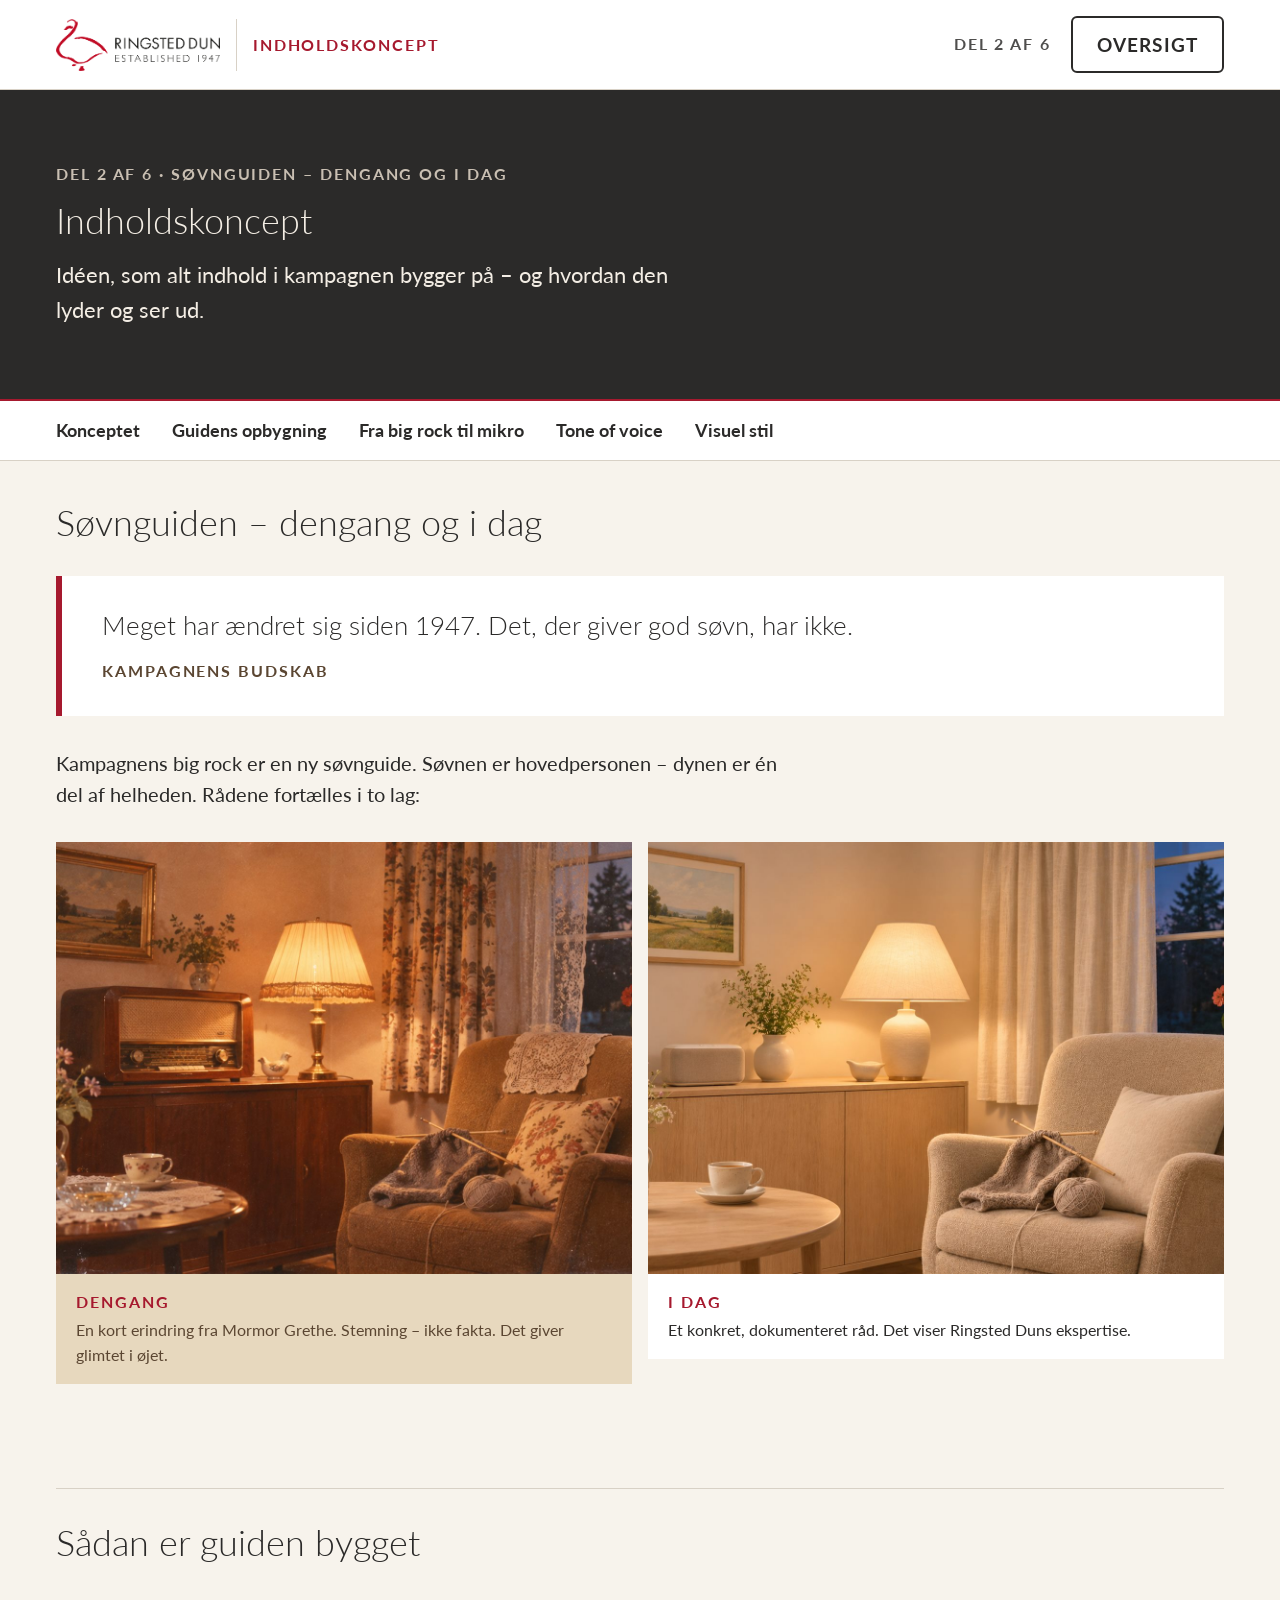
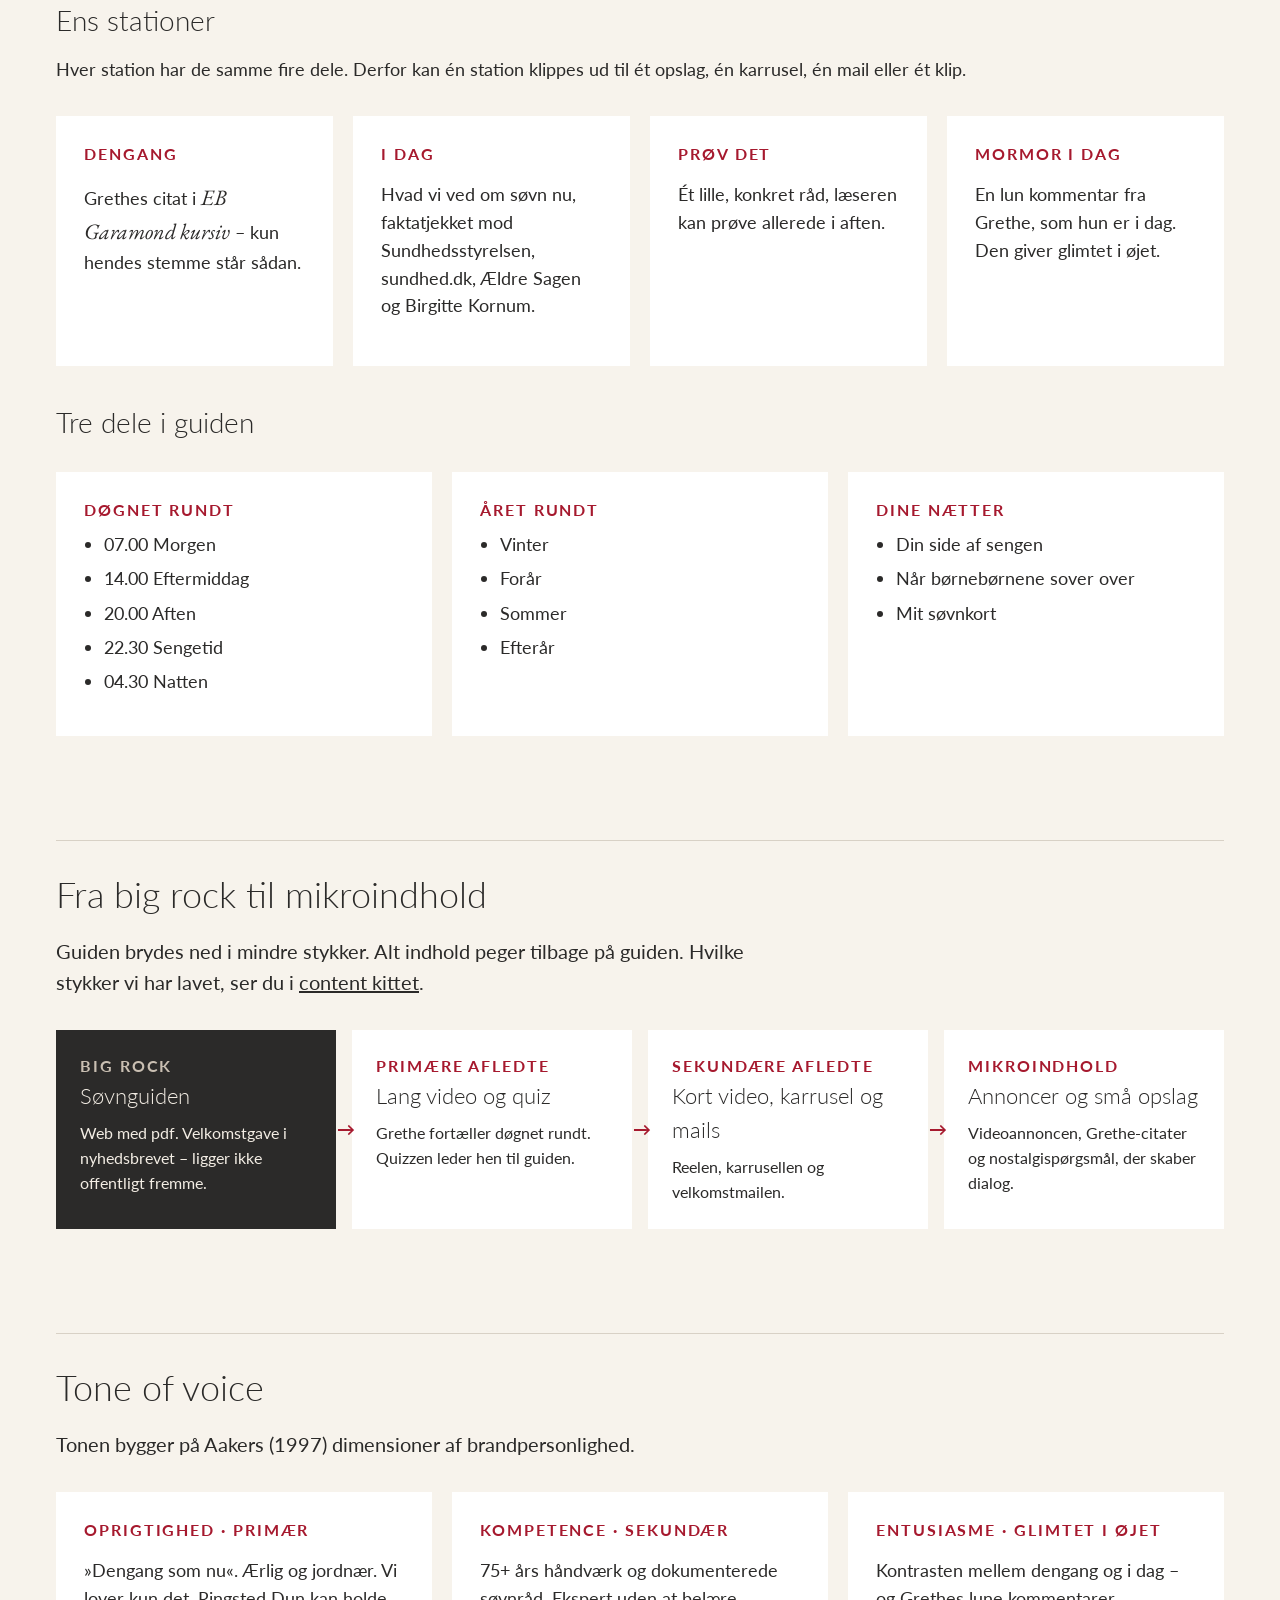
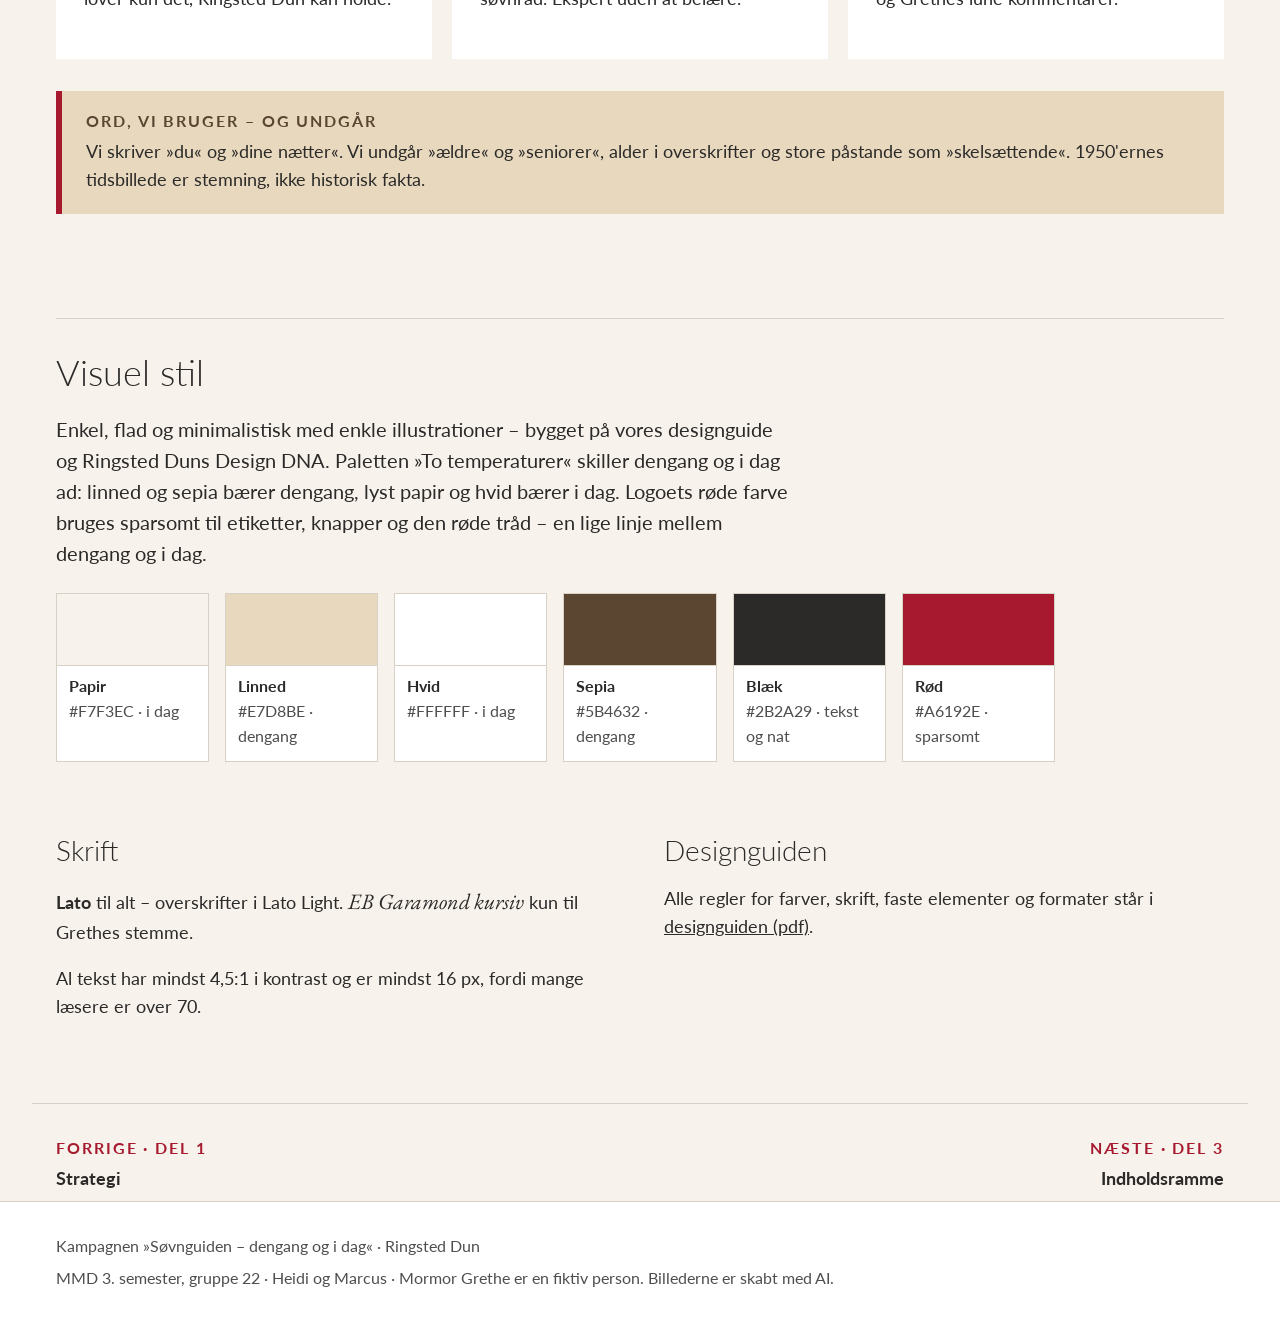
<file: indholdskoncept.html>
<!DOCTYPE html>
<html lang="da">
<head>
  <meta charset="UTF-8">
  <meta name="viewport" content="width=device-width, initial-scale=1.0">
  <title>Indholdskoncept · Søvnguiden – dengang og i dag · Ringsted Dun</title>
  <!-- Skrifterne fra designguide v2: Lato til alt, EB Garamond kursiv kun til Grethes stemme -->
  <link rel="preconnect" href="https://fonts.googleapis.com">
  <link rel="preconnect" href="https://fonts.gstatic.com" crossorigin>
  <link href="https://fonts.googleapis.com/css2?family=EB+Garamond:ital,wght@0,400..800;1,400..800&family=Lato:ital,wght@0,100;0,300;0,400;0,700;0,900;1,100;1,300;1,400;1,700;1,900&display=swap" rel="stylesheet">
  <!-- Samme design som playbooken (playbook.css) + det nye til præsentationen (praesentation.css) -->
  <link rel="stylesheet" href="css/playbook.css">
  <link rel="stylesheet" href="css/praesentation.css">
</head>
<body>

  <a class="spring-over" href="#indhold">Spring til indholdet</a>

  <header class="hoved">
    <div class="hoved__linje indhold">
      <a class="hoved__logo" href="index.html">
        <img src="img/playbook/RDU_logo_aflang.png" alt="Ringsted Dun – til oversigten">
        <span>Indholdskoncept</span>
      </a>
      <div class="hoved__hoejre">
        <p class="hoved__trin">Del 2 af 6</p>
        <a class="knap knap--sekundaer hoved__pdf" href="index.html">Oversigt</a>
      </div>
    </div>
  </header>

  <main id="indhold">

    <section class="forside" aria-labelledby="titel">
      <div class="indhold forside__gitter">
        <div>
          <p class="forside__etiket">Del 2 af 6 · Søvnguiden – dengang og i dag</p>
          <h1 class="forside__titel" id="titel">Indholdskoncept</h1>
          <p class="forside__tekst">Idéen, som alt indhold i kampagnen bygger på – og hvordan den lyder og ser ud.</p>
        </div>
      </div>
    </section>

    <!-- Menuen viser de to dele. Hver del har sine egne afsnit -->
    <!-- Menuen: hvert link peger på et id længere nede -->
    <nav class="sidenav" aria-label="Afsnit på siden">
      <div class="indhold">
        <ul>
          <li><a href="#koncept">Konceptet</a></li>
          <li><a href="#opbygning">Guidens opbygning</a></li>
          <li><a href="#afledt">Fra big rock til mikro</a></li>
          <li><a href="#tone">Tone of voice</a></li>
          <li><a href="#stil">Visuel stil</a></li>
        </ul>
      </div>
    </nav>

    <div class="indhold">

      <!-- ================= KONCEPTET ================= -->
      <section class="del" id="koncept" aria-labelledby="koncept-titel">
        <h2 id="koncept-titel">Søvnguiden – dengang og i dag</h2>

        <blockquote class="udsagn">
          <p>Meget har ændret sig siden 1947. Det, der giver god søvn, har ikke.</p>
          <footer>Kampagnens budskab</footer>
        </blockquote>

        <p class="ingress">Kampagnens big rock er en ny søvnguide. Søvnen er hovedpersonen – dynen er én del af helheden. Rådene fortælles i to lag:</p>

        <div class="tolag">
          <figure class="tolag__dengang">
            <img src="img/guide/dengang-2000-aften.jpg" alt="Aften i en stue i 1950'erne (AI-genereret)">
            <figcaption><strong>Dengang</strong>En kort erindring fra Mormor Grethe. Stemning – ikke fakta. Det giver glimtet i øjet.</figcaption>
          </figure>
          <figure class="tolag__idag">
            <img src="img/guide/idag-2000-aften.jpg" alt="Samme aften i dag (AI-genereret)">
            <figcaption><strong>I dag</strong>Et konkret, dokumenteret råd. Det viser Ringsted Duns ekspertise.</figcaption>
          </figure>
        </div>

      </section>

      <section class="del" id="opbygning" aria-labelledby="opbygning-titel">
        <h2 id="opbygning-titel">Sådan er guiden bygget</h2>
        <h3>Ens stationer</h3>
        <p>Hver station har de samme fire dele. Derfor kan én station klippes ud til ét opslag, én karrusel, én mail eller ét klip.</p>
        <div class="kort-gitter kort-gitter--fire">
          <article class="kort"><h3>Dengang</h3><p>Grethes citat i <span class="grethe">EB Garamond kursiv</span> – kun hendes stemme står sådan.</p></article>
          <article class="kort"><h3>I dag</h3><p>Hvad vi ved om søvn nu, faktatjekket mod Sundhedsstyrelsen, sundhed.dk, Ældre Sagen og Birgitte Kornum.</p></article>
          <article class="kort"><h3>Prøv det</h3><p>Ét lille, konkret råd, læseren kan prøve allerede i aften.</p></article>
          <article class="kort"><h3>Mormor i dag</h3><p>En lun kommentar fra Grethe, som hun er i dag. Den giver glimtet i øjet.</p></article>
        </div>

        <h3>Tre dele i guiden</h3>
        <div class="kort-gitter kort-gitter--tre">
          <article class="kort">
            <h3>Døgnet rundt</h3>
            <ul><li>07.00 Morgen</li><li>14.00 Eftermiddag</li><li>20.00 Aften</li><li>22.30 Sengetid</li><li>04.30 Natten</li></ul>
          </article>
          <article class="kort">
            <h3>Året rundt</h3>
            <ul><li>Vinter</li><li>Forår</li><li>Sommer</li><li>Efterår</li></ul>
          </article>
          <article class="kort">
            <h3>Dine nætter</h3>
            <ul><li>Din side af sengen</li><li>Når børnebørnene sover over</li><li>Mit søvnkort</li></ul>
          </article>
        </div>

      </section>

      <section class="del" id="afledt" aria-labelledby="afledt-titel">
        <h2 id="afledt-titel">Fra big rock til mikroindhold</h2>
        <p class="ingress">Guiden brydes ned i mindre stykker. Alt indhold peger tilbage på guiden. Hvilke stykker vi har lavet, ser du i <a href="content-kit.html">content kittet</a>.</p>
        <ol class="kaede">
          <li><p class="kaede__niveau">Big rock</p><h4>Søvnguiden</h4><p>Web med pdf. Velkomstgave i nyhedsbrevet – ligger ikke offentligt fremme.</p></li>
          <li><p class="kaede__niveau">Primære afledte</p><h4>Lang video og quiz</h4><p>Grethe fortæller døgnet rundt. Quizzen leder hen til guiden.</p></li>
          <li><p class="kaede__niveau">Sekundære afledte</p><h4>Kort video, karrusel og mails</h4><p>Reelen, karrusellen og velkomstmailen.</p></li>
          <li><p class="kaede__niveau">Mikroindhold</p><h4>Annoncer og små opslag</h4><p>Videoannoncen, Grethe-citater og nostalgispørgsmål, der skaber dialog.</p></li>
        </ol>
      </section>

      <section class="del" id="tone" aria-labelledby="tone-titel">
        <h2 id="tone-titel">Tone of voice</h2>
        <p class="ingress">Tonen bygger på Aakers (1997) dimensioner af brandpersonlighed.</p>
        <div class="kort-gitter kort-gitter--tre">
          <article class="kort"><h3>Oprigtighed · primær</h3><p>»Dengang som nu«. Ærlig og jordnær. Vi lover kun det, Ringsted Dun kan holde.</p></article>
          <article class="kort"><h3>Kompetence · sekundær</h3><p>75+ års håndværk og dokumenterede søvnråd. Ekspert uden at belære.</p></article>
          <article class="kort"><h3>Entusiasme · glimtet i øjet</h3><p>Kontrasten mellem dengang og i dag – og Grethes lune kommentarer.</p></article>
        </div>
        <div class="note">
          <h3>Ord, vi bruger – og undgår</h3>
          <p>Vi skriver »du« og »dine nætter«. Vi undgår »ældre« og »seniorer«, alder i overskrifter og store påstande som »skelsættende«. 1950'ernes tidsbillede er stemning, ikke historisk fakta.</p>
        </div>
      </section>

      <section class="del" id="stil" aria-labelledby="stil-titel">
        <h2 id="stil-titel">Visuel stil</h2>
        <p class="ingress">Enkel, flad og minimalistisk med enkle illustrationer – bygget på vores designguide og Ringsted Duns Design DNA. Paletten »To temperaturer« skiller dengang og i dag ad: linned og sepia bærer dengang, lyst papir og hvid bærer i dag. Logoets røde farve bruges sparsomt til etiketter, knapper og den røde tråd – en lige linje mellem dengang og i dag.</p>
        <!-- Farverne er de samme som i scss/_tokens.scss (palet C »To temperaturer«) -->
        <ul class="palet">
          <li><span style="background:#F7F3EC"></span><p>Papir</p><small>#F7F3EC · i dag</small></li>
          <li><span style="background:#E7D8BE"></span><p>Linned</p><small>#E7D8BE · dengang</small></li>
          <li><span style="background:#FFFFFF"></span><p>Hvid</p><small>#FFFFFF · i dag</small></li>
          <li><span style="background:#5B4632"></span><p>Sepia</p><small>#5B4632 · dengang</small></li>
          <li><span style="background:#2B2A29"></span><p>Blæk</p><small>#2B2A29 · tekst og nat</small></li>
          <li><span style="background:#A6192E"></span><p>Rød</p><small>#A6192E · sparsomt</small></li>
        </ul>
        <div class="to-spalter">
          <div>
            <h3>Skrift</h3>
            <p><strong>Lato</strong> til alt – overskrifter i Lato Light. <span class="grethe">EB Garamond kursiv</span> kun til Grethes stemme.</p>
            <p>Al tekst har mindst 4,5:1 i kontrast og er mindst 16 px, fordi mange læsere er over 70.</p>
          </div>
          <div>
            <h3>Designguiden</h3>
            <p>Alle regler for farver, skrift, faste elementer og formater står i <a href="pdf/designguide.pdf">designguiden (pdf)</a>.</p>
          </div>
        </div>
      </section>

    </div>

    <nav class="bladr" aria-label="Præsentationen">
      <a href="strategi.html"><span>Forrige · del 1</span><strong>Strategi</strong></a>
      <a class="bladr__naeste" href="indholdsramme.html"><span>Næste · del 3</span><strong>Indholdsramme</strong></a>
    </nav>
  </main>

  <footer class="bund">
    <div class="indhold">
      <p>Kampagnen »Søvnguiden – dengang og i dag« · Ringsted Dun</p>
      <p>MMD 3. semester, gruppe 22 · Heidi og Marcus · Mormor Grethe er en fiktiv person. Billederne er skabt med AI.</p>
    </div>
  </footer>

</body>
</html>
</file>
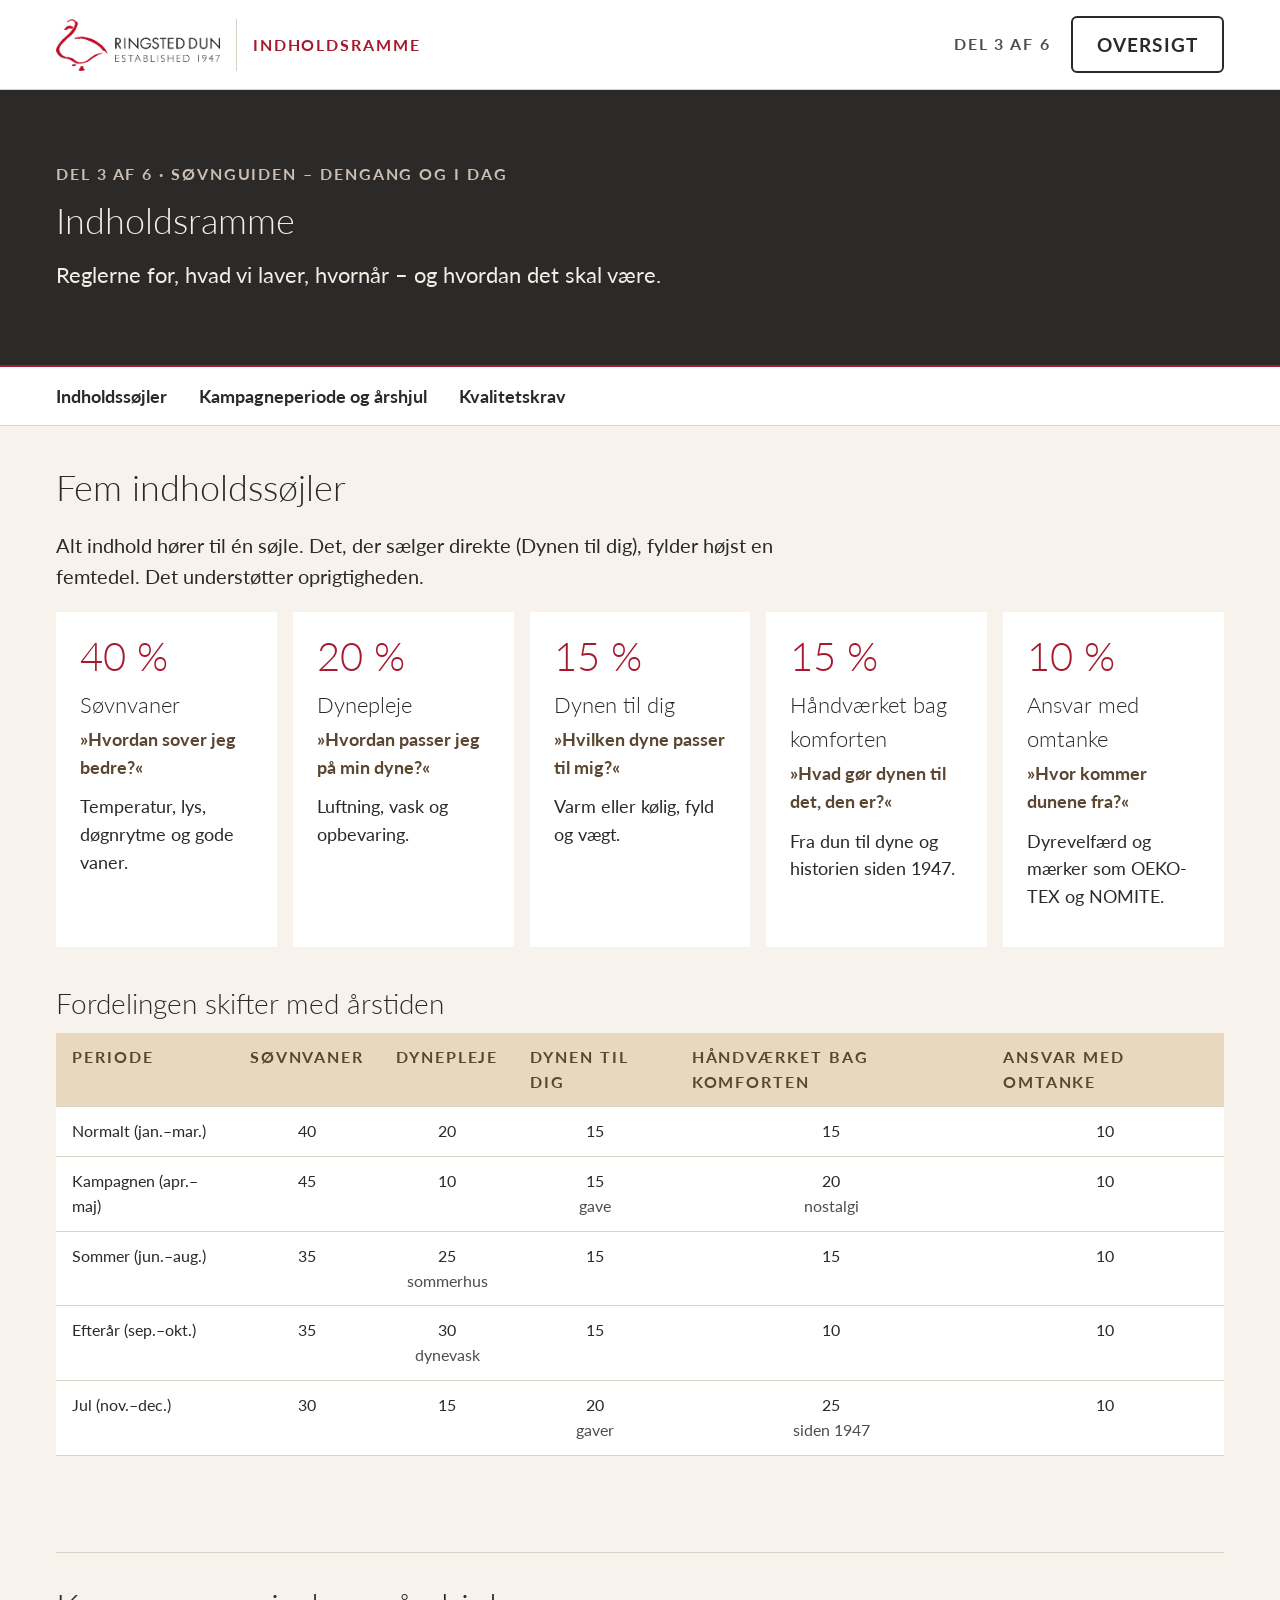
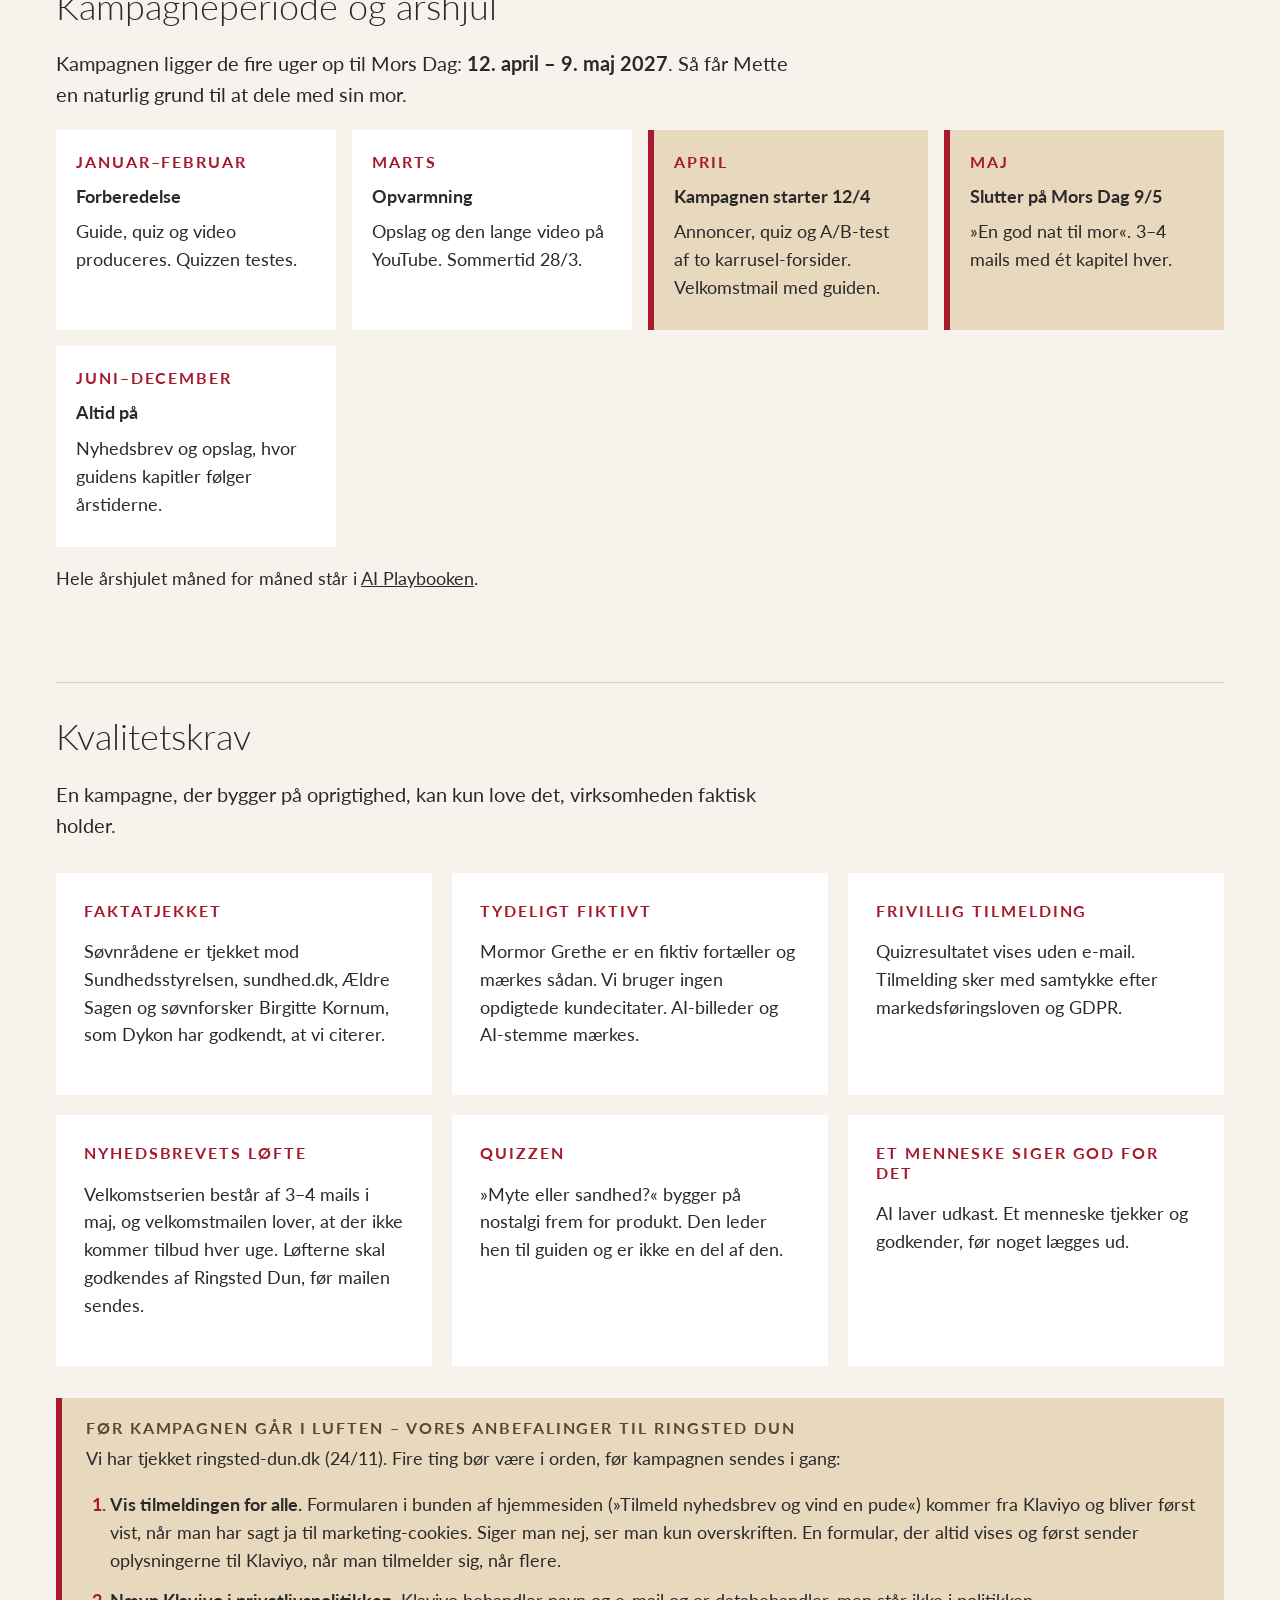
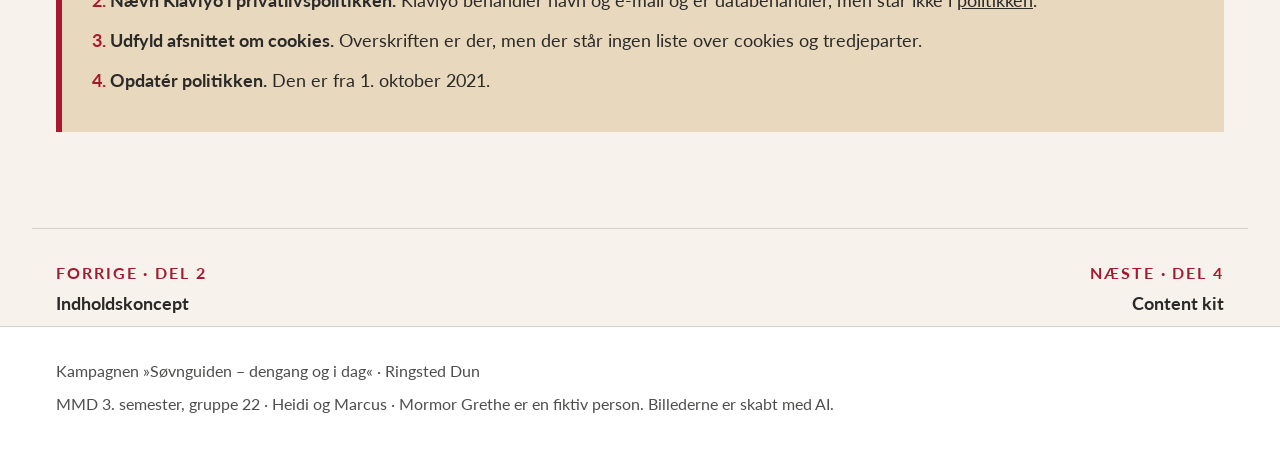
<file: indholdsramme.html>
<!DOCTYPE html>
<html lang="da">
<head>
  <meta charset="UTF-8">
  <meta name="viewport" content="width=device-width, initial-scale=1.0">
  <title>Indholdsramme · Søvnguiden – dengang og i dag · Ringsted Dun</title>
  <!-- Skrifterne fra designguide v2: Lato til alt, EB Garamond kursiv kun til Grethes stemme -->
  <link rel="preconnect" href="https://fonts.googleapis.com">
  <link rel="preconnect" href="https://fonts.gstatic.com" crossorigin>
  <link href="https://fonts.googleapis.com/css2?family=EB+Garamond:ital,wght@0,400..800;1,400..800&family=Lato:ital,wght@0,100;0,300;0,400;0,700;0,900;1,100;1,300;1,400;1,700;1,900&display=swap" rel="stylesheet">
  <!-- Samme design som playbooken (playbook.css) + det nye til præsentationen (praesentation.css) -->
  <link rel="stylesheet" href="css/playbook.css">
  <link rel="stylesheet" href="css/praesentation.css">
</head>
<body>

  <a class="spring-over" href="#indhold">Spring til indholdet</a>

  <header class="hoved">
    <div class="hoved__linje indhold">
      <a class="hoved__logo" href="index.html">
        <img src="img/playbook/RDU_logo_aflang.png" alt="Ringsted Dun – til oversigten">
        <span>Indholdsramme</span>
      </a>
      <div class="hoved__hoejre">
        <p class="hoved__trin">Del 3 af 6</p>
        <a class="knap knap--sekundaer hoved__pdf" href="index.html">Oversigt</a>
      </div>
    </div>
  </header>

  <main id="indhold">

    <section class="forside" aria-labelledby="titel">
      <div class="indhold forside__gitter">
        <div>
          <p class="forside__etiket">Del 3 af 6 · Søvnguiden – dengang og i dag</p>
          <h1 class="forside__titel" id="titel">Indholdsramme</h1>
          <p class="forside__tekst">Reglerne for, hvad vi laver, hvornår – og hvordan det skal være.</p>
        </div>
      </div>
    </section>

    <!-- Menuen viser de to dele. Hver del har sine egne afsnit -->
    <nav class="sidenav" aria-label="Afsnit på siden">
      <div class="indhold">
        <ul>
          <li><a href="#soejler">Indholdssøjler</a></li>
          <li><a href="#aarshjul">Kampagneperiode og årshjul</a></li>
          <li><a href="#kvalitet">Kvalitetskrav</a></li>
        </ul>
      </div>
    </nav>

    <div class="indhold">

      <section class="del" id="soejler" aria-labelledby="soejler-titel">
        <h2 id="soejler-titel">Fem indholdssøjler</h2>
        <p class="ingress">Alt indhold hører til én søjle. Det, der sælger direkte (Dynen til dig), fylder højst en femtedel. Det understøtter oprigtigheden.</p>
        <div class="soejler">
          <article class="soejle">
            <p class="soejle__andel">40 %</p>
            <h4>Søvnvaner</h4>
            <p class="soejle__spoergsmaal">»Hvordan sover jeg bedre?«</p>
            <p>Temperatur, lys, døgnrytme og gode vaner.</p>
          </article>
          <article class="soejle">
            <p class="soejle__andel">20 %</p>
            <h4>Dynepleje</h4>
            <p class="soejle__spoergsmaal">»Hvordan passer jeg på min dyne?«</p>
            <p>Luftning, vask og opbevaring.</p>
          </article>
          <article class="soejle">
            <p class="soejle__andel">15 %</p>
            <h4>Dynen til dig</h4>
            <p class="soejle__spoergsmaal">»Hvilken dyne passer til mig?«</p>
            <p>Varm eller kølig, fyld og vægt.</p>
          </article>
          <article class="soejle">
            <p class="soejle__andel">15 %</p>
            <h4>Håndværket bag komforten</h4>
            <p class="soejle__spoergsmaal">»Hvad gør dynen til det, den er?«</p>
            <p>Fra dun til dyne og historien siden 1947.</p>
          </article>
          <article class="soejle">
            <p class="soejle__andel">10 %</p>
            <h4>Ansvar med omtanke</h4>
            <p class="soejle__spoergsmaal">»Hvor kommer dunene fra?«</p>
            <p>Dyrevelfærd og mærker som OEKO-TEX og NOMITE.</p>
          </article>
        </div>

        <h3>Fordelingen skifter med årstiden</h3>
        <div class="tabel-ramme">
          <table class="tabel tabel--tal">
            <caption class="sr-only">Søjlernes andel i procent pr. periode</caption>
            <thead><tr><th scope="col">Periode</th><th scope="col">Søvnvaner</th><th scope="col">Dynepleje</th><th scope="col">Dynen til dig</th><th scope="col">Håndværket bag komforten</th><th scope="col">Ansvar med omtanke</th></tr></thead>
            <tbody>
              <tr><td>Normalt (jan.–mar.)</td><td>40</td><td>20</td><td>15</td><td>15</td><td>10</td></tr>
              <tr><td>Kampagnen (apr.–maj)</td><td>45</td><td>10</td><td>15 <small>gave</small></td><td>20 <small>nostalgi</small></td><td>10</td></tr>
              <tr><td>Sommer (jun.–aug.)</td><td>35</td><td>25 <small>sommerhus</small></td><td>15</td><td>15</td><td>10</td></tr>
              <tr><td>Efterår (sep.–okt.)</td><td>35</td><td>30 <small>dynevask</small></td><td>15</td><td>10</td><td>10</td></tr>
              <tr><td>Jul (nov.–dec.)</td><td>30</td><td>15</td><td>20 <small>gaver</small></td><td>25 <small>siden 1947</small></td><td>10</td></tr>
            </tbody>
          </table>
        </div>
      </section>

      <section class="del" id="aarshjul" aria-labelledby="aarshjul-titel">
        <h2 id="aarshjul-titel">Kampagneperiode og årshjul</h2>
        <p class="ingress">Kampagnen ligger de fire uger op til Mors Dag: <strong>12. april – 9. maj 2027</strong>. Så får Mette en naturlig grund til at dele med sin mor.</p>
        <ol class="maaneder">
          <li class="maaned"><p class="maaned__navn">Januar–februar</p><p class="maaned__fase">Forberedelse</p><p>Guide, quiz og video produceres. Quizzen testes.</p></li>
          <li class="maaned"><p class="maaned__navn">Marts</p><p class="maaned__fase">Opvarmning</p><p>Opslag og den lange video på YouTube. Sommertid 28/3.</p></li>
          <li class="maaned maaned--kampagne"><p class="maaned__navn">April</p><p class="maaned__fase">Kampagnen starter 12/4</p><p>Annoncer, quiz og A/B-test af to karrusel-forsider. Velkomstmail med guiden.</p></li>
          <li class="maaned maaned--kampagne"><p class="maaned__navn">Maj</p><p class="maaned__fase">Slutter på Mors Dag 9/5</p><p>»En god nat til mor«. 3–4 mails med ét kapitel hver.</p></li>
          <li class="maaned"><p class="maaned__navn">Juni–december</p><p class="maaned__fase">Altid på</p><p>Nyhedsbrev og opslag, hvor guidens kapitler følger årstiderne.</p></li>
        </ol>
        <p>Hele årshjulet måned for måned står i <a href="playbook.html#aarshjul">AI Playbooken</a>.</p>
      </section>

      <section class="del" id="kvalitet" aria-labelledby="kvalitet-titel">
        <h2 id="kvalitet-titel">Kvalitetskrav</h2>
        <p class="ingress">En kampagne, der bygger på oprigtighed, kan kun love det, virksomheden faktisk holder.</p>
        <div class="kort-gitter kort-gitter--tre">
          <article class="kort"><h3>Faktatjekket</h3><p>Søvnrådene er tjekket mod Sundhedsstyrelsen, sundhed.dk, Ældre Sagen og søvnforsker Birgitte Kornum, som Dykon har godkendt, at vi citerer.</p></article>
          <article class="kort"><h3>Tydeligt fiktivt</h3><p>Mormor Grethe er en fiktiv fortæller og mærkes sådan. Vi bruger ingen opdigtede kundecitater. AI-billeder og AI-stemme mærkes.</p></article>
          <article class="kort"><h3>Frivillig tilmelding</h3><p>Quizresultatet vises uden e-mail. Tilmelding sker med samtykke efter markedsføringsloven og GDPR.</p></article>
          <article class="kort"><h3>Nyhedsbrevets løfte</h3><p>Velkomstserien består af 3–4 mails i maj, og velkomstmailen lover, at der ikke kommer tilbud hver uge. Løfterne skal godkendes af Ringsted Dun, før mailen sendes.</p></article>
          <article class="kort"><h3>Quizzen</h3><p>»Myte eller sandhed?« bygger på nostalgi frem for produkt. Den leder hen til guiden og er ikke en del af den.</p></article>
          <article class="kort"><h3>Et menneske siger god for det</h3><p>AI laver udkast. Et menneske tjekker og godkender, før noget lægges ud.</p></article>
        </div>

        <!-- Anbefalinger til Ringsted Dun: det, der skal være på plads, før løftet om samtykke og GDPR holder -->
        <div class="note">
          <h3>Før kampagnen går i luften – vores anbefalinger til Ringsted Dun</h3>
          <p>Vi har tjekket ringsted-dun.dk (24/11). Fire ting bør være i orden, før kampagnen sendes i gang:</p>
          <ol class="laering">
            <li><strong>Vis tilmeldingen for alle.</strong> Formularen i bunden af hjemmesiden (»Tilmeld nyhedsbrev og vind en pude«) kommer fra Klaviyo og bliver først vist, når man har sagt ja til marketing-cookies. Siger man nej, ser man kun overskriften. En formular, der altid vises og først sender oplysningerne til Klaviyo, når man tilmelder sig, når flere.</li>
            <li><strong>Nævn Klaviyo i privatlivspolitikken.</strong> Klaviyo behandler navn og e-mail og er databehandler, men står ikke i <a href="https://ringsted-dun.dk/cookie-og-privatlivspolitik/">politikken</a>.</li>
            <li><strong>Udfyld afsnittet om cookies.</strong> Overskriften er der, men der står ingen liste over cookies og tredjeparter.</li>
            <li><strong>Opdatér politikken.</strong> Den er fra 1. oktober 2021.</li>
          </ol>
        </div>
      </section>

    </div>

    <nav class="bladr" aria-label="Præsentationen">
      <a href="indholdskoncept.html"><span>Forrige · del 2</span><strong>Indholdskoncept</strong></a>
      <a class="bladr__naeste" href="content-kit.html"><span>Næste · del 4</span><strong>Content kit</strong></a>
    </nav>
  </main>

  <footer class="bund">
    <div class="indhold">
      <p>Kampagnen »Søvnguiden – dengang og i dag« · Ringsted Dun</p>
      <p>MMD 3. semester, gruppe 22 · Heidi og Marcus · Mormor Grethe er en fiktiv person. Billederne er skabt med AI.</p>
    </div>
  </footer>

</body>
</html>
</file>
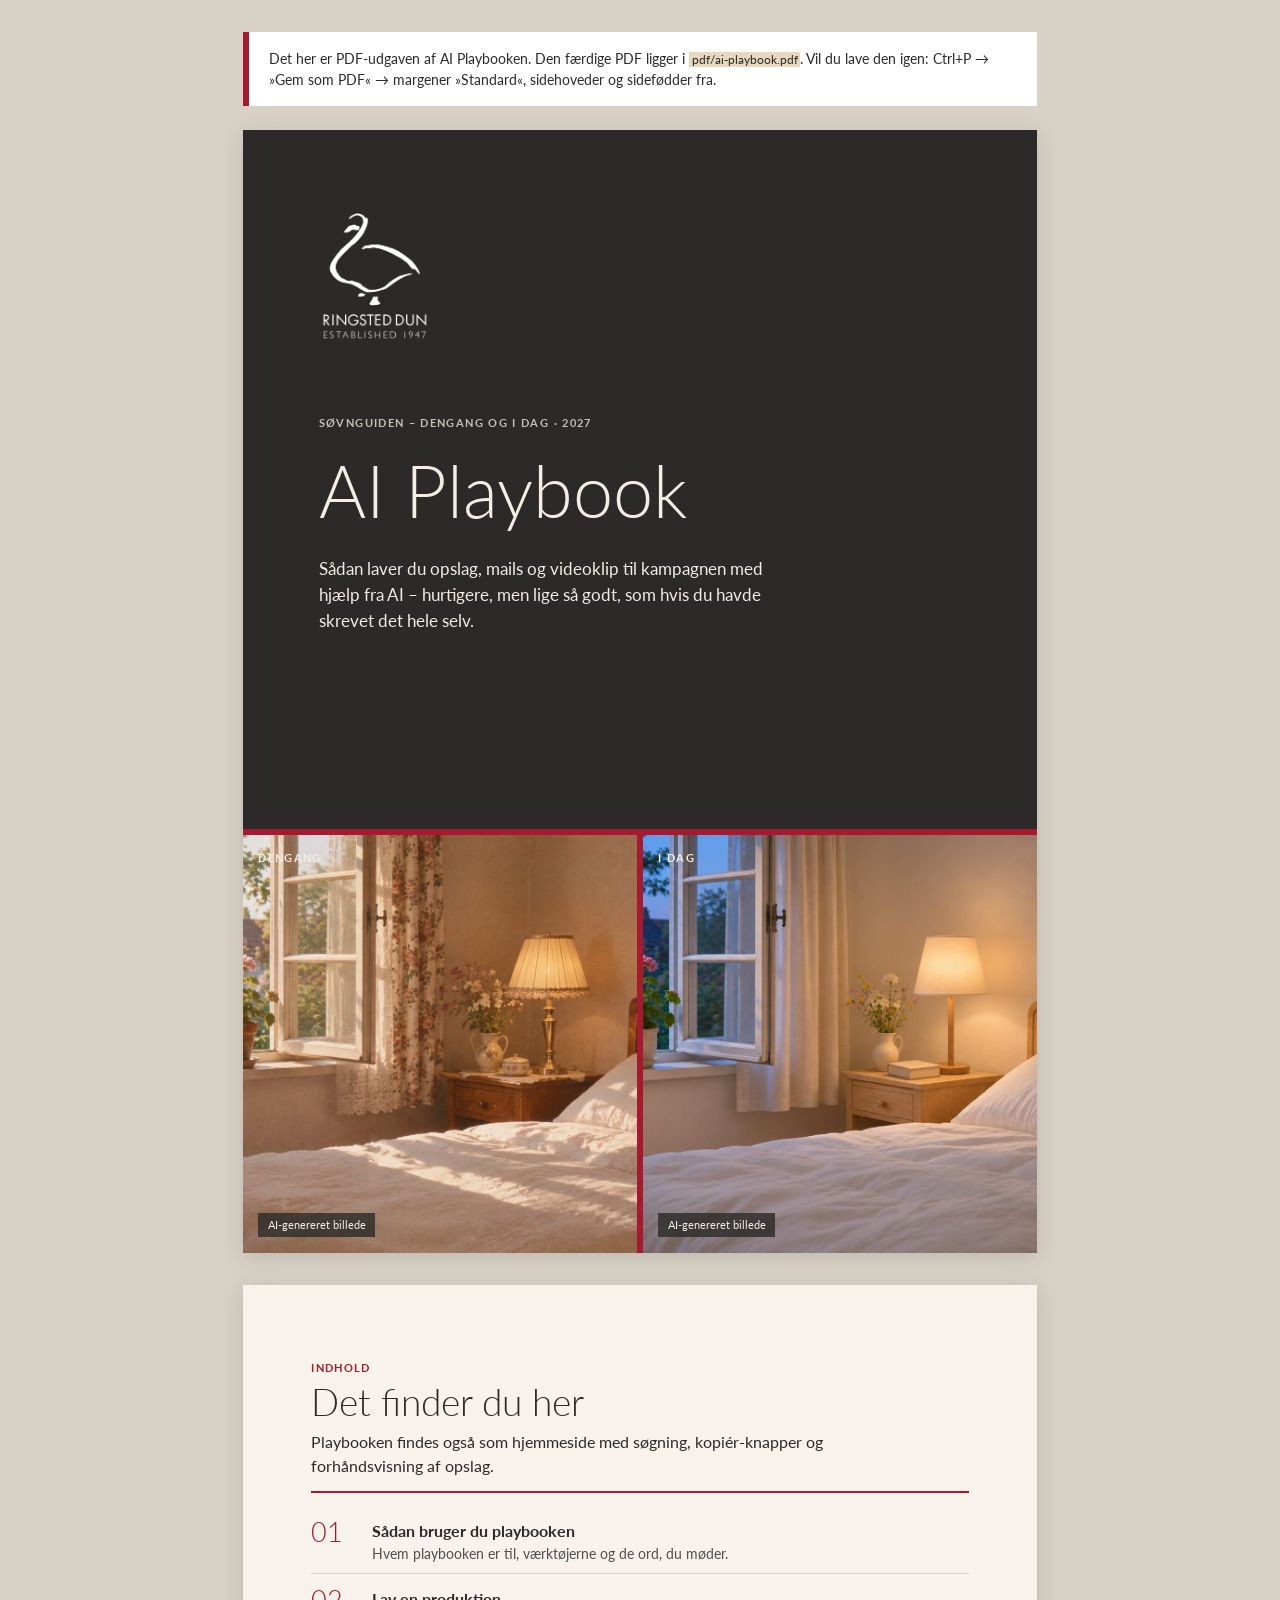
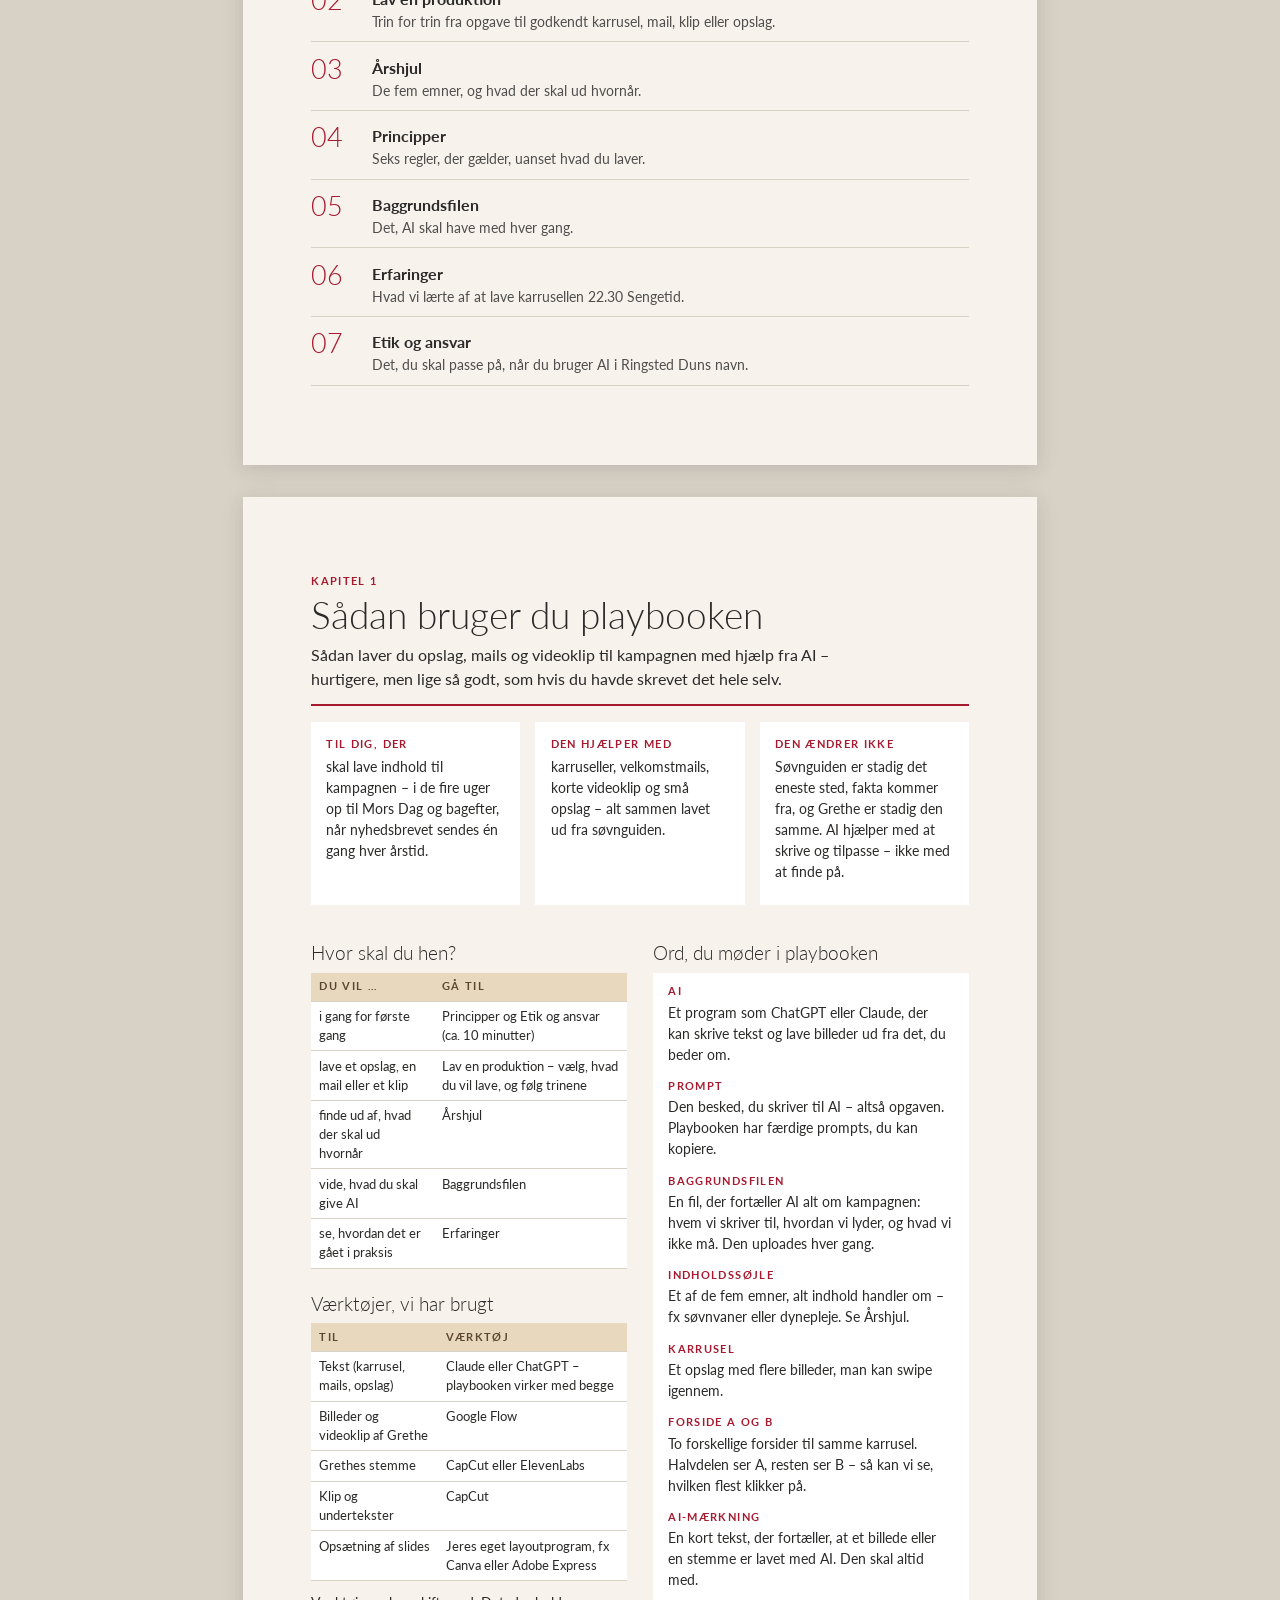
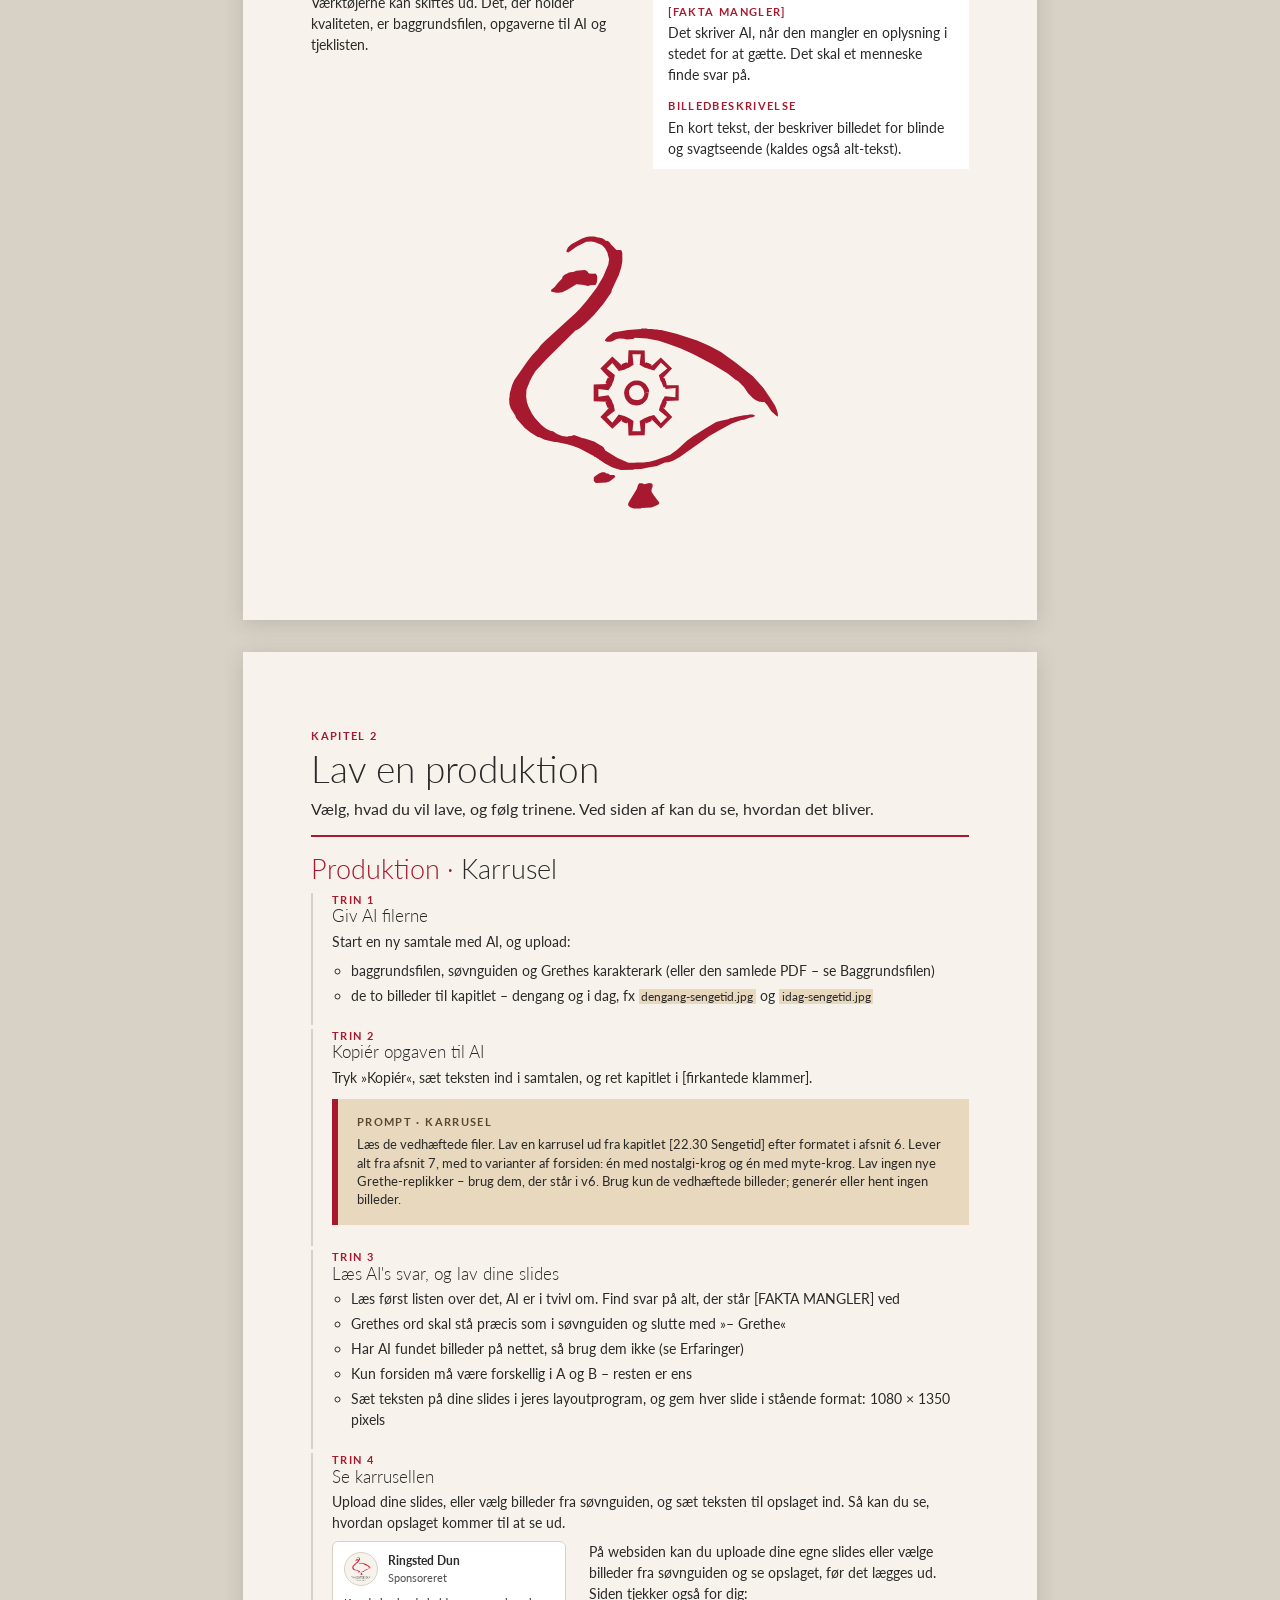
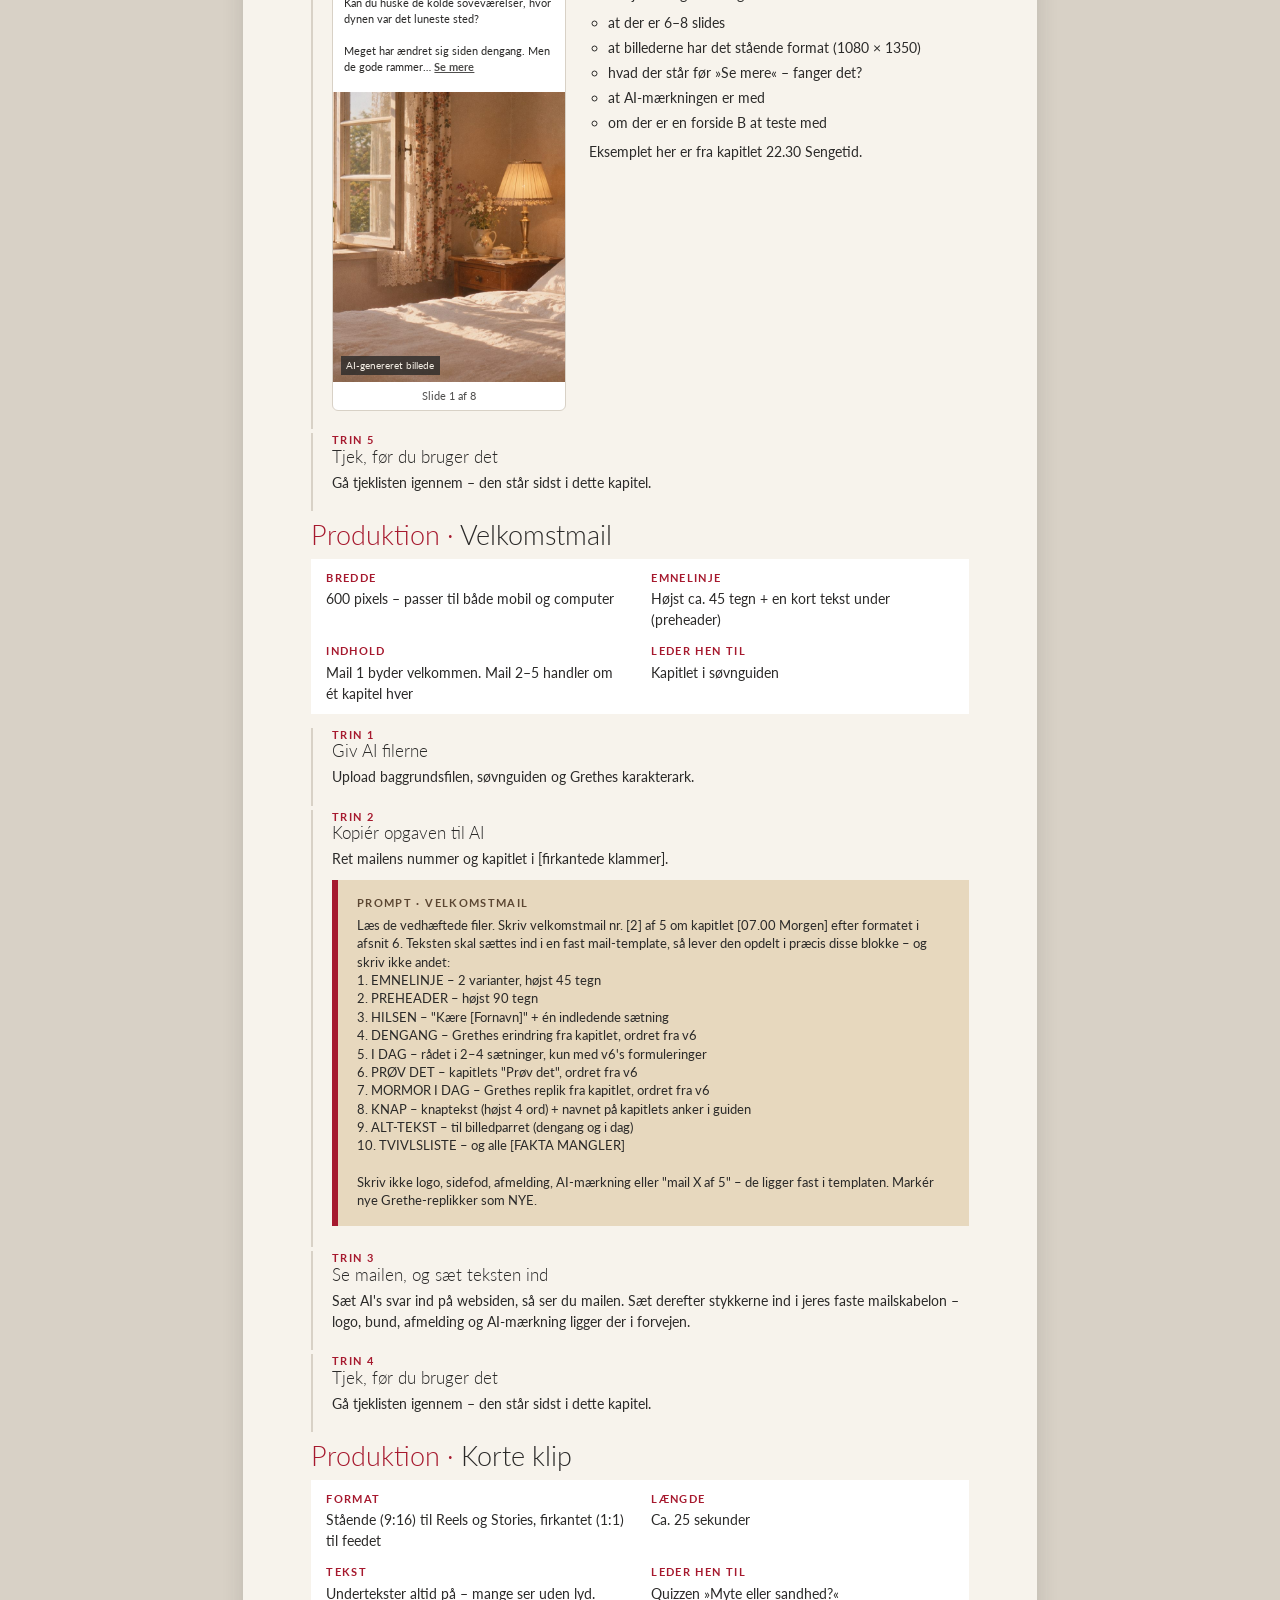
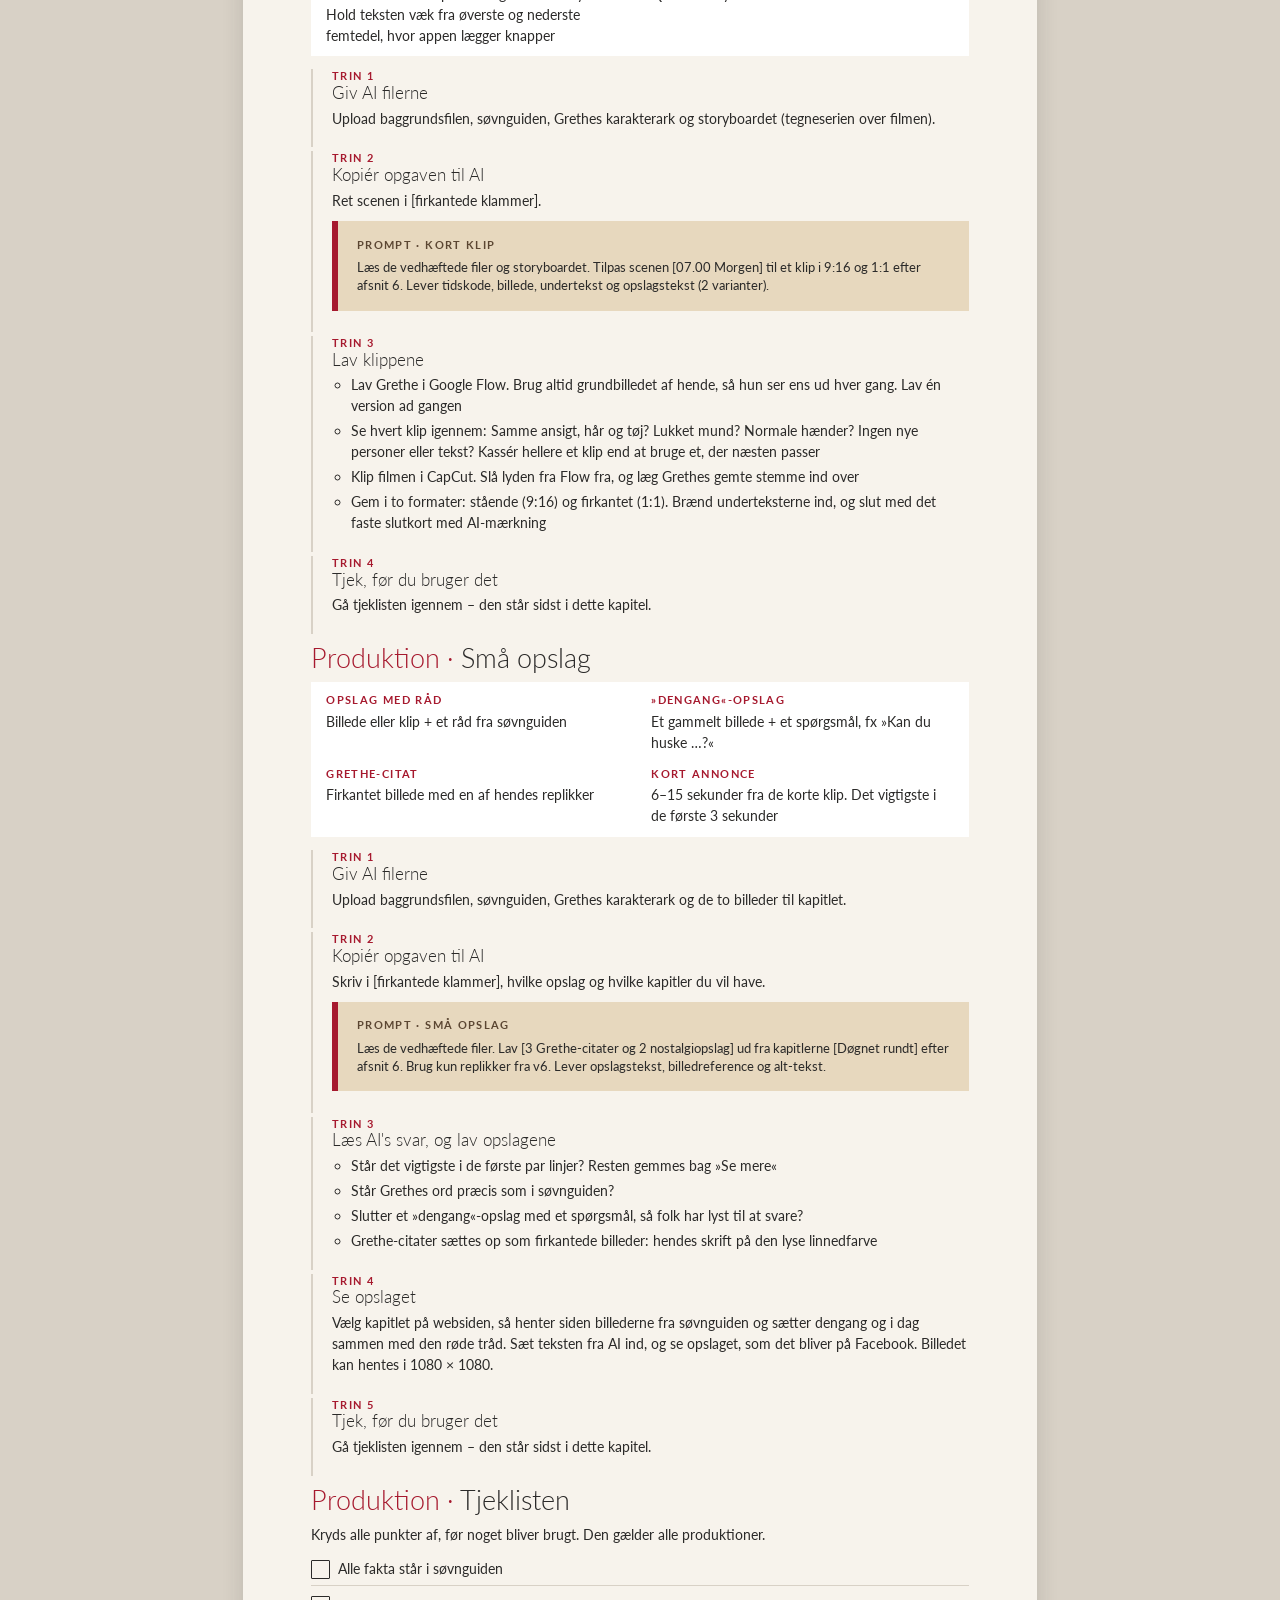
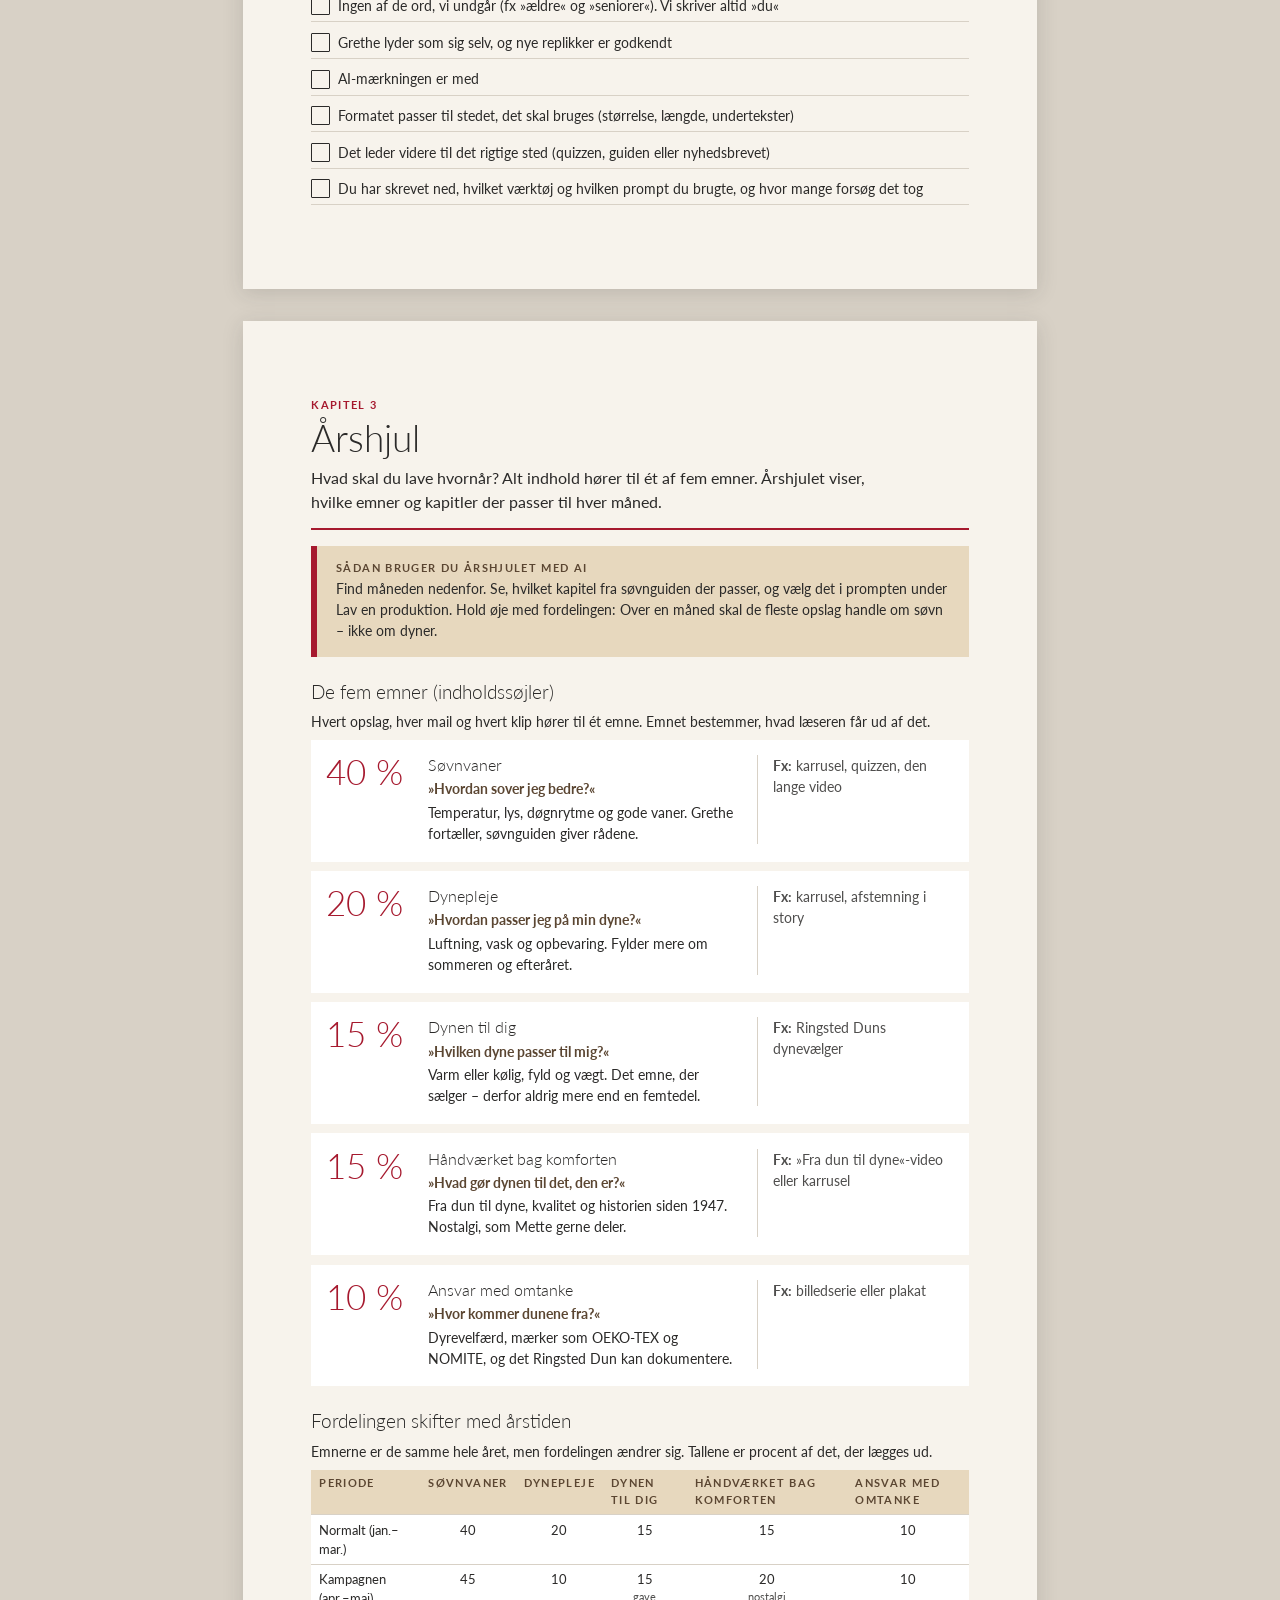
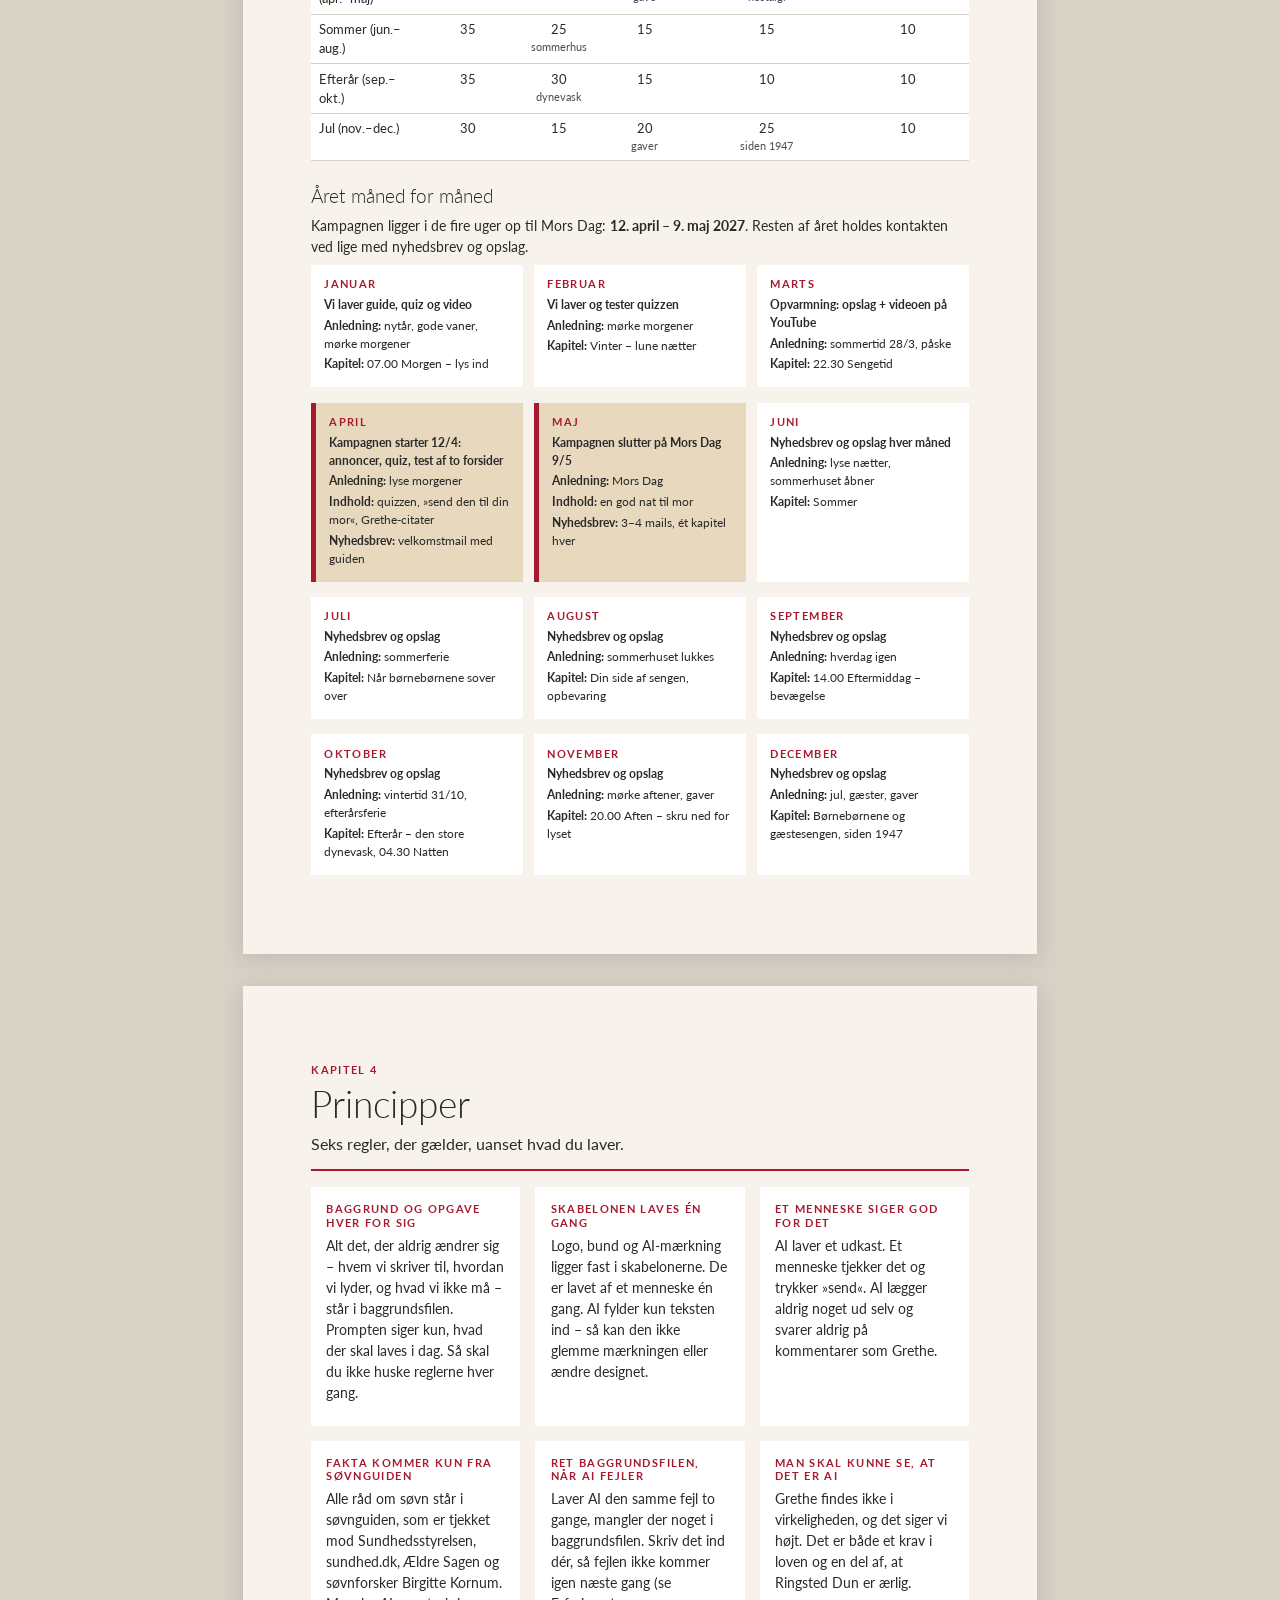
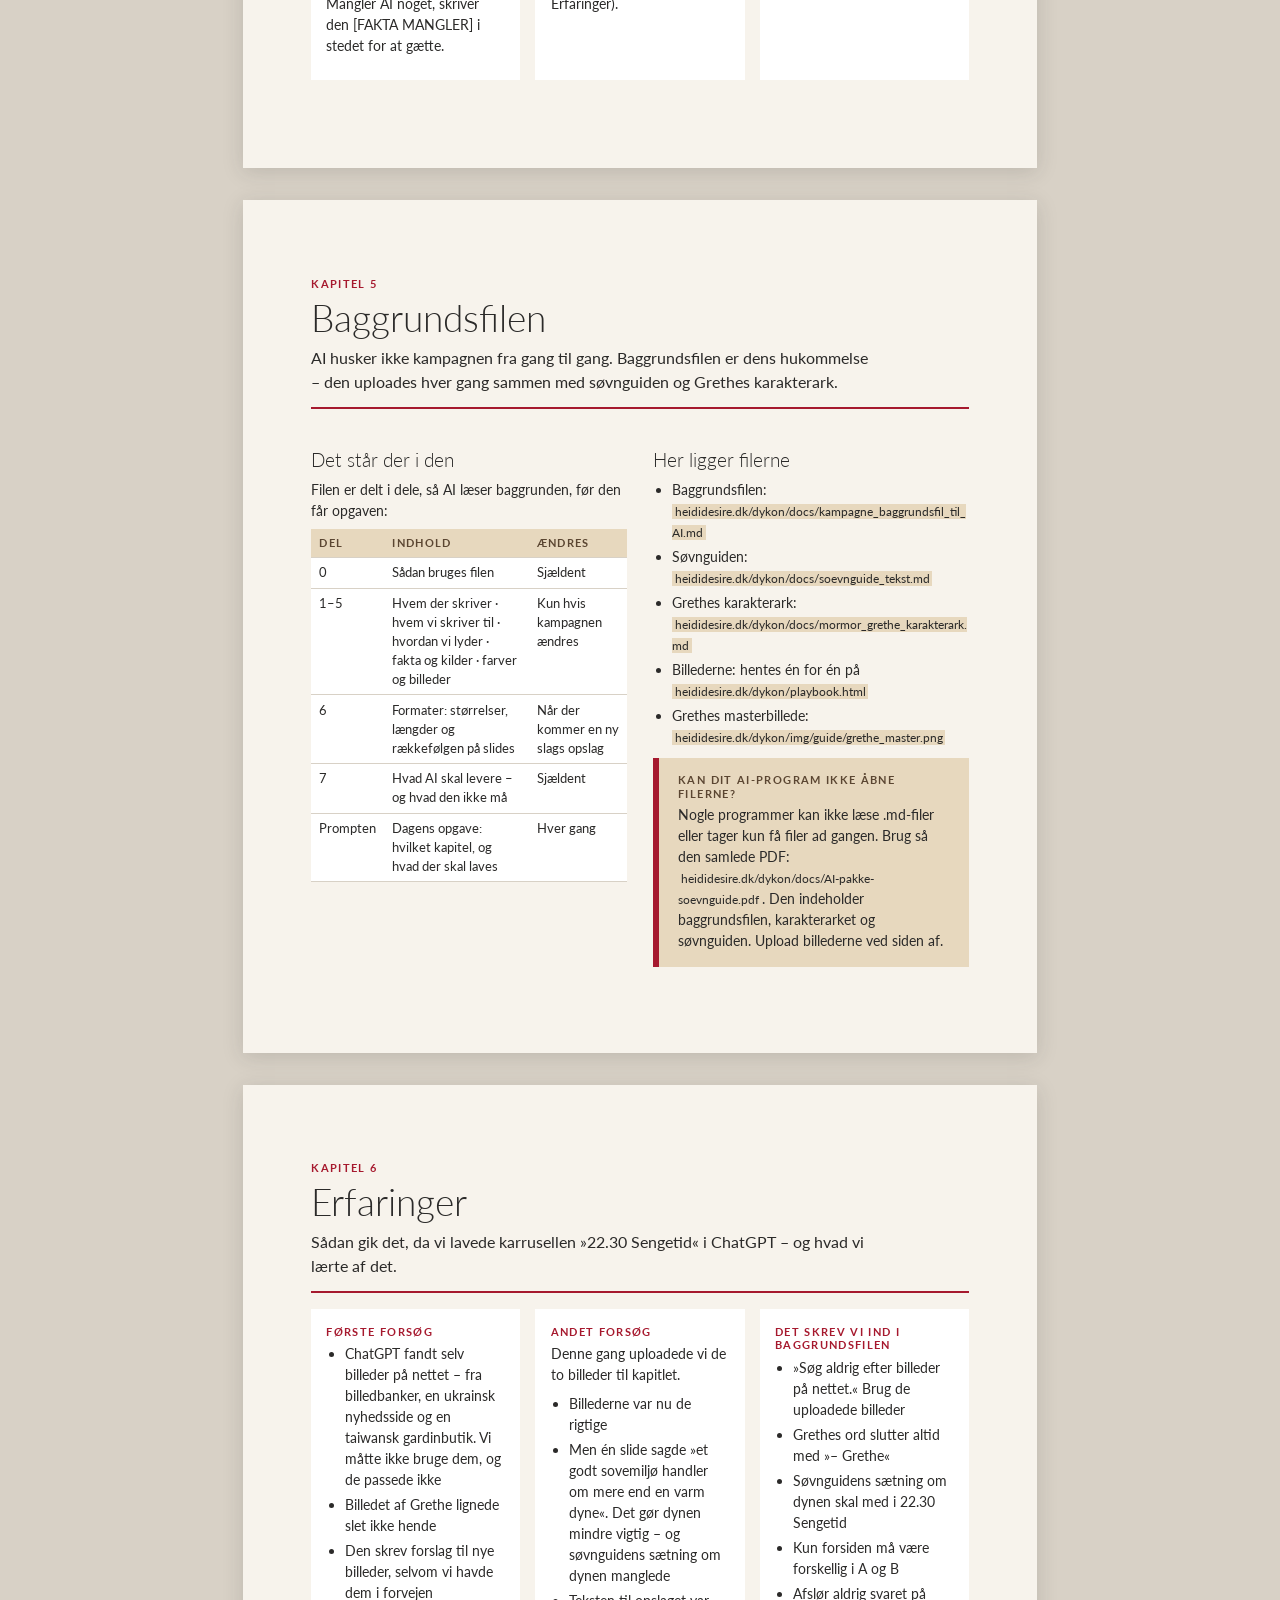
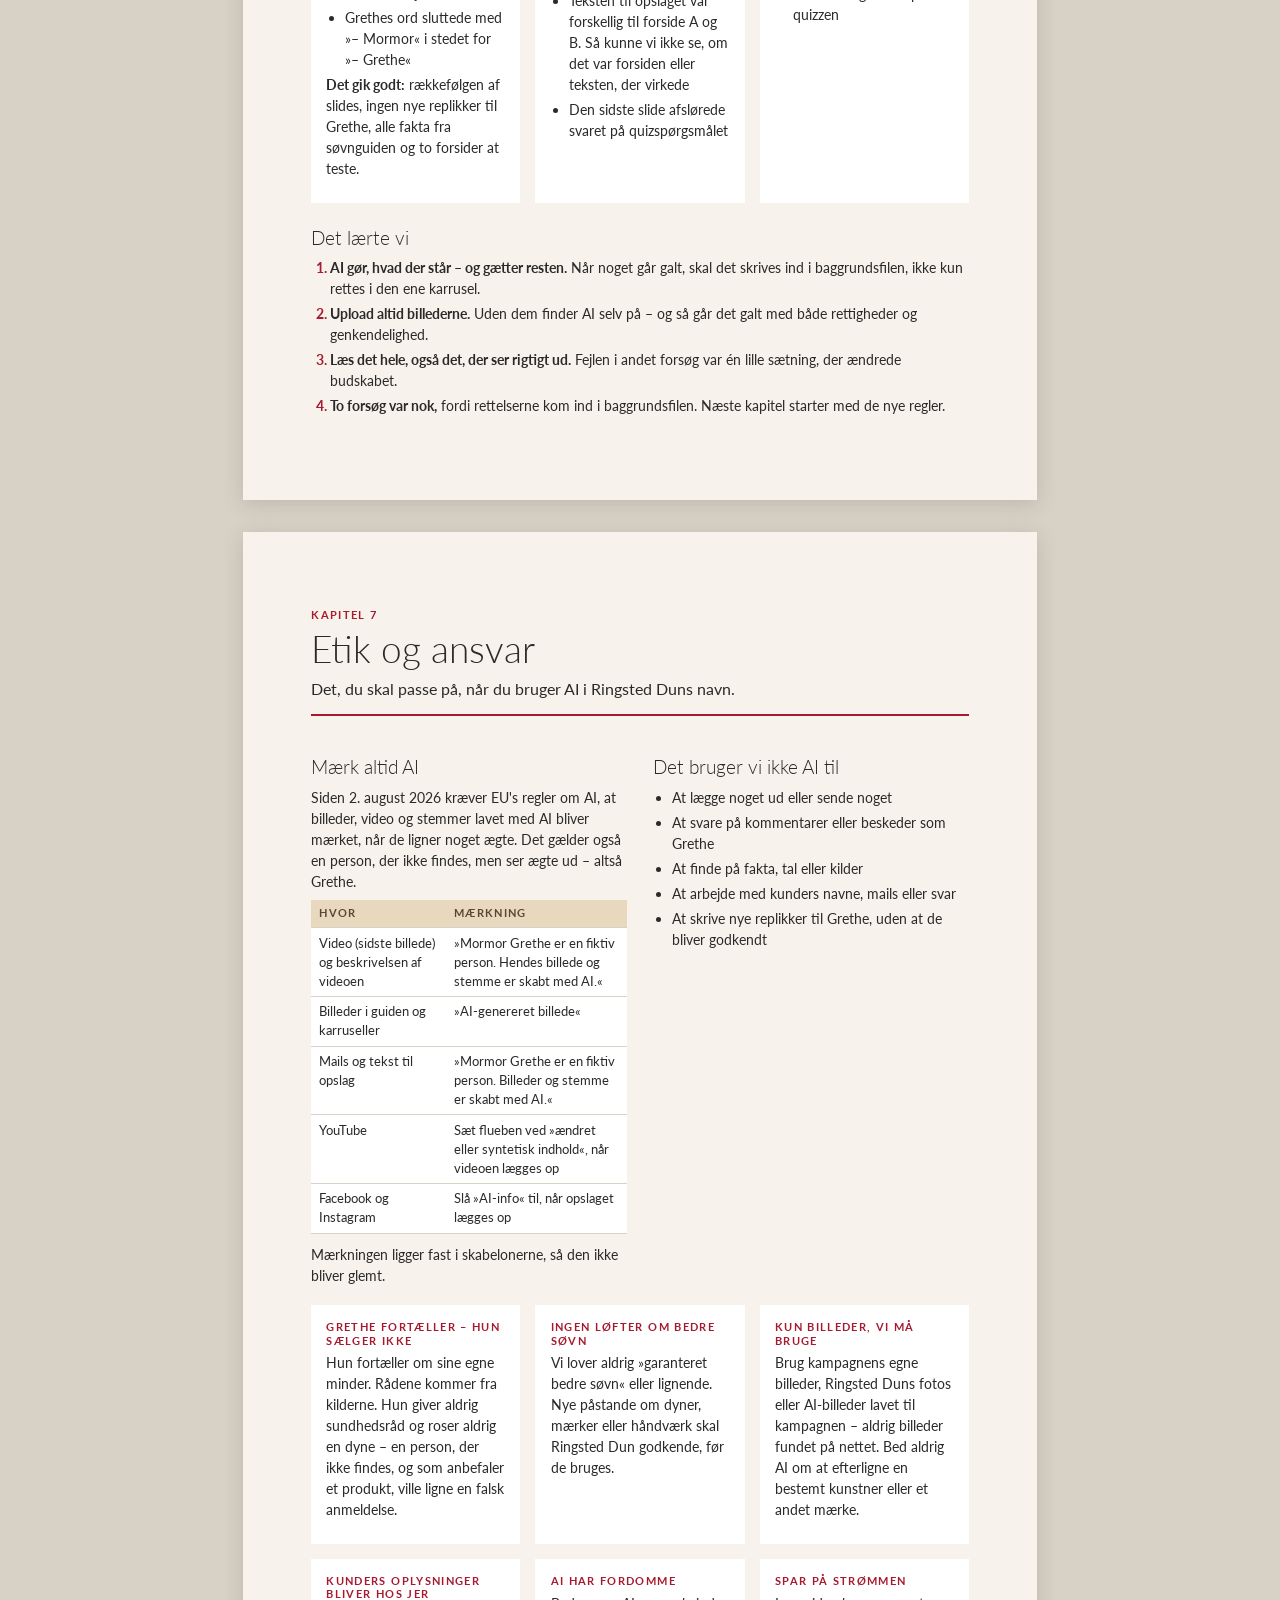
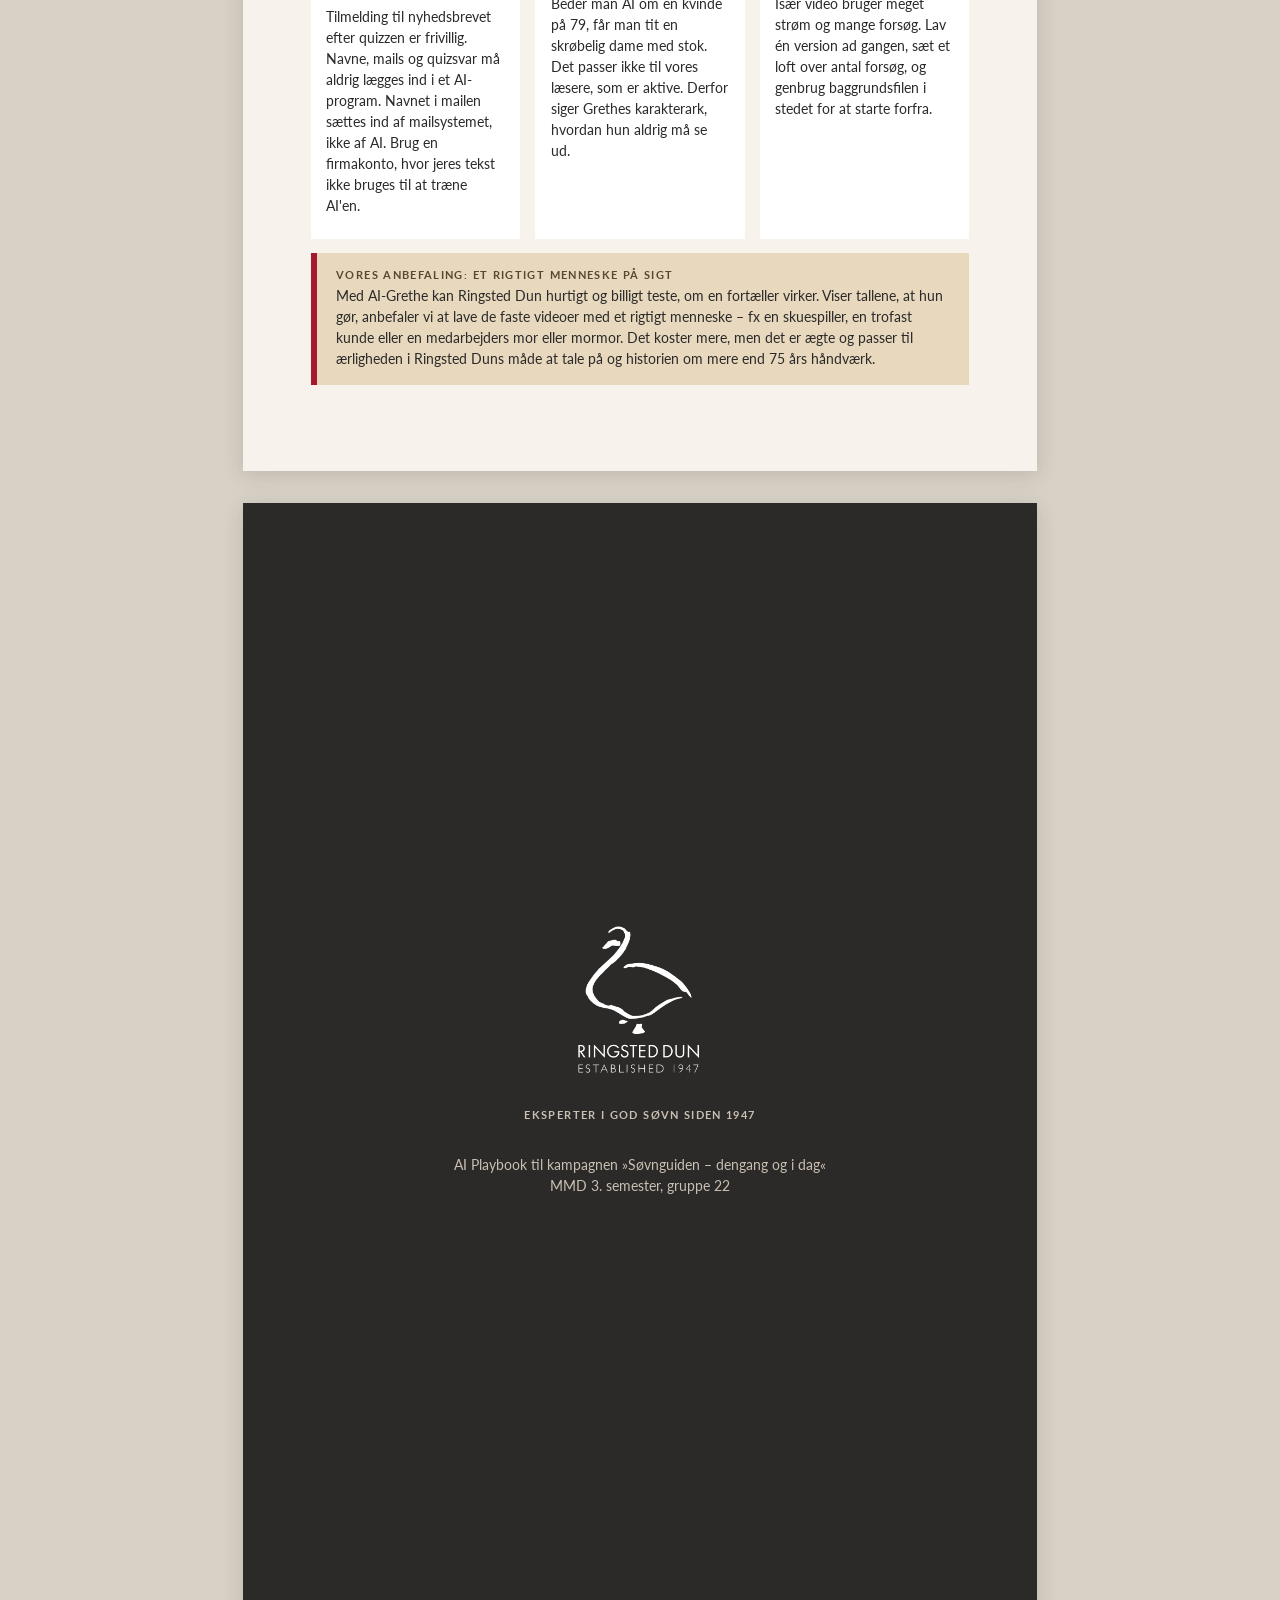
<file: playbook-pdf.html>
<!DOCTYPE html>
<html lang="da">
<head>
  <meta charset="UTF-8">
  <meta name="viewport" content="width=device-width, initial-scale=1.0">
  <title>AI Playbook · Ringsted Dun (PDF-udgave)</title>
  <!-- Skrifterne fra designguide v2: Lato til alt, EB Garamond kursiv kun til Grethes stemme -->
  <link rel="preconnect" href="https://fonts.googleapis.com">
  <link rel="preconnect" href="https://fonts.gstatic.com" crossorigin>
  <link href="https://fonts.googleapis.com/css2?family=EB+Garamond:ital,wght@0,400..800;1,400..800&family=Lato:ital,wght@0,100;0,300;0,400;0,700;0,900;1,100;1,300;1,400;1,700;1,900&display=swap" rel="stylesheet">
  <!-- PDF-udgaven af playbooken. Lavet ud fra playbook.html 23/11 – se SÅDAN-VIRKER-DET.md -->
  <link rel="stylesheet" href="css/playbook-pdf.css">
</head>
<body>

  <p class="skaerm-note">Det her er PDF-udgaven af AI Playbooken. Den færdige PDF ligger i <code>pdf/ai-playbook.pdf</code>. Vil du lave den igen: Ctrl+P → »Gem som PDF« → margener »Standard«, sidehoveder og sidefødder fra.</p>

  <!-- ===== FORSIDE ===== -->
  <div class="omslag ark">
    <div class="omslag__top">
      <img class="omslag__logo" src="img/guide/RDU_logo_hvid.png" alt="Ringsted Dun – Established 1947">
      <p class="omslag__etiket etiket">Søvnguiden – dengang og i dag · 2027</p>
      <h1>AI Playbook</h1>
      <p class="omslag__tekst">Sådan laver du opslag, mails og videoklip til kampagnen med hjælp fra AI – hurtigere, men lige så godt, som hvis du havde skrevet det hele selv.</p>
    </div>
    <div class="omslag__billeder">
      <figure><img src="img/guide/dengang-sengetid.jpg" alt=""><p class="mrk etiket">Dengang</p><figcaption>AI-genereret billede</figcaption></figure>
      <div class="traad"></div>
      <figure><img src="img/guide/idag-sengetid.jpg" alt=""><p class="mrk etiket">I dag</p><figcaption>AI-genereret billede</figcaption></figure>
    </div>
  </div>

  <!-- ===== INDHOLD ===== -->
  <section class="kapitel kapitel--indhold">
    <header class="kapitel__top">
      <p class="kapitel__nr">Indhold</p>
      <h2>Det finder du her</h2>
      <p>Playbooken findes også som hjemmeside med søgning, kopiér-knapper og forhåndsvisning af opslag.</p>
    </header>
    <ol class="indholdsliste"><li><a href="#start"><strong>Sådan bruger du playbooken</strong><span>Hvem playbooken er til, værktøjerne og de ord, du møder.</span></a></li><li><a href="#lav"><strong>Lav en produktion</strong><span>Trin for trin fra opgave til godkendt karrusel, mail, klip eller opslag.</span></a></li><li><a href="#aarshjul"><strong>Årshjul</strong><span>De fem emner, og hvad der skal ud hvornår.</span></a></li><li><a href="#principper"><strong>Principper</strong><span>Seks regler, der gælder, uanset hvad du laver.</span></a></li><li><a href="#kontekst"><strong>Baggrundsfilen</strong><span>Det, AI skal have med hver gang.</span></a></li><li><a href="#cases"><strong>Erfaringer</strong><span>Hvad vi lærte af at lave karrusellen 22.30 Sengetid.</span></a></li><li><a href="#etik"><strong>Etik og ansvar</strong><span>Det, du skal passe på, når du bruger AI i Ringsted Duns navn.</span></a></li></ol>
  </section>

  <section class="kapitel" id="start"><header class="kapitel__top"><p class="kapitel__nr">Kapitel 1</p><h2>Sådan bruger du playbooken</h2><p>Sådan laver du opslag, mails og videoklip til kampagnen med hjælp fra AI – hurtigere, men lige så godt, som hvis du havde skrevet det hele selv.</p></header>
<div class="kort-gitter kort-gitter--tre">
<article class="kort">
<h3>Til dig, der</h3>
<p>skal lave indhold til kampagnen – i de fire uger op til Mors Dag og bagefter, når nyhedsbrevet sendes én gang hver årstid.</p>
</article>
<article class="kort">
<h3>Den hjælper med</h3>
<p>karruseller, velkomstmails, korte videoklip og små opslag – alt sammen lavet ud fra søvnguiden.</p>
</article>
<article class="kort">
<h3>Den ændrer ikke</h3>
<p>Søvnguiden er stadig det eneste sted, fakta kommer fra, og Grethe er stadig den samme. AI hjælper med at skrive og tilpasse – ikke med at finde på.</p>
</article>
</div>
<div class="to-spalter">
<div>
<h3>Hvor skal du hen?</h3>
<div class="tabel-ramme">
<table class="tabel">
<thead><tr><th scope="col">Du vil …</th><th scope="col">Gå til</th></tr></thead>
<tbody>
<tr><td>i gang for første gang</td><td><a href="#principper">Principper</a> og <a href="#etik">Etik og ansvar</a> (ca. 10 minutter)</td></tr>
<tr><td>lave et opslag, en mail eller et klip</td><td><a href="#lav">Lav en produktion</a> – vælg, hvad du vil lave, og følg trinene</td></tr>
<tr><td>finde ud af, hvad der skal ud hvornår</td><td><a href="#aarshjul">Årshjul</a></td></tr>
<tr><td>vide, hvad du skal give AI</td><td><a href="#kontekst">Baggrundsfilen</a></td></tr>
<tr><td>se, hvordan det er gået i praksis</td><td><a href="#cases">Erfaringer</a></td></tr>
</tbody>
</table>
</div>
<h3>Værktøjer, vi har brugt</h3>
<div class="tabel-ramme">
<table class="tabel">
<thead><tr><th scope="col">Til</th><th scope="col">Værktøj</th></tr></thead>
<tbody>
<tr><td>Tekst (karrusel, mails, opslag)</td><td>Claude eller ChatGPT – playbooken virker med begge</td></tr>
<tr><td>Billeder og videoklip af Grethe</td><td>Google Flow</td></tr>
<tr><td>Grethes stemme</td><td>CapCut eller ElevenLabs</td></tr>
<tr><td>Klip og undertekster</td><td>CapCut</td></tr>
<tr><td>Opsætning af slides</td><td>Jeres eget layoutprogram, fx Canva eller Adobe Express</td></tr>
</tbody>
</table>
</div>
<p>Værktøjerne kan skiftes ud. Det, der holder kvaliteten, er baggrundsfilen, opgaverne til AI og tjeklisten.</p>
</div>
<div>
<h3>Ord, du møder i playbooken</h3>
<dl class="ordliste">
<div><dt>AI</dt><dd>Et program som ChatGPT eller Claude, der kan skrive tekst og lave billeder ud fra det, du beder om.</dd></div>

<div><dt>Prompt</dt><dd>Den besked, du skriver til AI – altså opgaven. Playbooken har færdige prompts, du kan kopiere.</dd></div>

<div><dt>Baggrundsfilen</dt><dd>En fil, der fortæller AI alt om kampagnen: hvem vi skriver til, hvordan vi lyder, og hvad vi ikke må. Den uploades hver gang.</dd></div>

<div><dt>Indholdssøjle</dt><dd>Et af de fem emner, alt indhold handler om – fx søvnvaner eller dynepleje. Se <a href="#aarshjul">Årshjul</a>.</dd></div>

<div><dt>Karrusel</dt><dd>Et opslag med flere billeder, man kan swipe igennem.</dd></div>

<div><dt>Forside A og B</dt><dd>To forskellige forsider til samme karrusel. Halvdelen ser A, resten ser B – så kan vi se, hvilken flest klikker på.</dd></div>

<div><dt>AI-mærkning</dt><dd>En kort tekst, der fortæller, at et billede eller en stemme er lavet med AI. Den skal altid med.</dd></div>

<div><dt>[FAKTA MANGLER]</dt><dd>Det skriver AI, når den mangler en oplysning i stedet for at gætte. Det skal et menneske finde svar på.</dd></div>

<div><dt>Billedbeskrivelse</dt><dd>En kort tekst, der beskriver billedet for blinde og svagtseende (kaldes også alt-tekst).</dd></div>

</dl>
</div>
</div>
<!-- Marcus' illustration: den røde udgave, fordi pdf'en har lys baggrund -->
<figure class="illustration"><img src="img/playbook/AIlog_ilu_gaas_tandhjul_roed.svg" alt=""></figure>
</section><section class="kapitel" id="lav"><header class="kapitel__top"><p class="kapitel__nr">Kapitel 2</p><h2>Lav en produktion</h2><p>Vælg, hvad du vil lave, og følg trinene. Ved siden af kan du se, hvordan det bliver.</p></header><div class="produktion"><h3 class="produktion__navn">Karrusel</h3><ol class="trin">
<li>
<h3>Giv AI filerne</h3>
<p>Start en ny samtale med AI, og upload:</p>
<ul>
<li>baggrundsfilen, søvnguiden og Grethes karakterark (eller den samlede PDF – se <a href="#kontekst">Baggrundsfilen</a>)</li>
<li>de to billeder til kapitlet – dengang og i dag, fx <code>dengang-sengetid.jpg</code> og <code>idag-sengetid.jpg</code></li>
</ul>
</li>
<li>
<h3>Kopiér opgaven til AI</h3>
<p>Tryk »Kopiér«, sæt teksten ind i samtalen, og ret kapitlet i [firkantede klammer].</p>
<div class="prompt">

<p class="prompt__titel">Prompt · Karrusel</p>


<pre id="p-karrusel">Læs de vedhæftede filer. Lav en karrusel ud fra kapitlet [22.30 Sengetid] efter formatet i afsnit 6. Lever alt fra afsnit 7, med to varianter af forsiden: én med nostalgi-krog og én med myte-krog. Lav ingen nye Grethe-replikker – brug dem, der står i v6. Brug kun de vedhæftede billeder; generér eller hent ingen billeder.</pre>

</div>
</li>
<li>
<h3>Læs AI's svar, og lav dine slides</h3>
<ul>
<li>Læs først listen over det, AI er i tvivl om. Find svar på alt, der står [FAKTA MANGLER] ved</li>
<li>Grethes ord skal stå præcis som i søvnguiden og slutte med »– Grethe«</li>
<li>Har AI fundet billeder på nettet, så brug dem ikke (se <a href="#cases">Erfaringer</a>)</li>
<li>Kun forsiden må være forskellig i A og B – resten er ens</li>
<li>Sæt teksten på dine slides i jeres layoutprogram, og gem hver slide i stående format: 1080 × 1350 pixels</li>
</ul>
</li>
<li>
<h3>Se karrusellen</h3>
<p>Upload dine slides, eller vælg billeder fra søvnguiden, og sæt teksten til opslaget ind. Så kan du se, hvordan opslaget kommer til at se ud.</p>
<div class="eksempel">
<article class="opslag">
<header class="opslag__hoved">
<img alt="" class="opslag__logo" src="img/guide/RDU_logo.png"/>
<div><p class="opslag__navn">Ringsted Dun</p><p class="opslag__tid">Sponsoreret</p></div>
</header>
<p class="opslag__tekst">Kan du huske de kolde soveværelser, hvor dynen var det luneste sted?<br/><br/>Meget har ændret sig siden dengang. Men de gode rammer… <b>Se mere</b></p>
<figure><img alt="Soveværelse dengang" src="img/guide/dengang-sengetid.jpg"/><figcaption>AI-genereret billede</figcaption></figure>
<p class="opslag__nr">Slide 1 af 8</p>
</article>
<div>
<p>På websiden kan du uploade dine egne slides eller vælge billeder fra søvnguiden og se opslaget, før det lægges ud. Siden tjekker også for dig:</p>
<ul>
<li>at der er 6–8 slides</li>
<li>at billederne har det stående format (1080 × 1350)</li>
<li>hvad der står før »Se mere« – fanger det?</li>
<li>at AI-mærkningen er med</li>
<li>om der er en forside B at teste med</li>
</ul>
<p>Eksemplet her er fra kapitlet 22.30 Sengetid.</p>
</div>
</div>
</li>
<li><h3>Tjek, før du bruger det</h3><p>Gå tjeklisten igennem – den står sidst i dette kapitel.</p></li>
</ol></div><div class="produktion"><h3 class="produktion__navn">Velkomstmail</h3><div class="produktion__fakta"><dl class="fakta">
<div><dt>Bredde</dt><dd>600 pixels – passer til både mobil og computer</dd></div>
<div><dt>Emnelinje</dt><dd>Højst ca. 45 tegn + en kort tekst under (preheader)</dd></div>
<div><dt>Indhold</dt><dd>Mail 1 byder velkommen. Mail 2–5 handler om ét kapitel hver</dd></div>
<div><dt>Leder hen til</dt><dd>Kapitlet i søvnguiden</dd></div>
</dl></div><ol class="trin">
<li>
<h3>Giv AI filerne</h3>
<p>Upload baggrundsfilen, søvnguiden og Grethes karakterark.</p>
</li>
<li>
<h3>Kopiér opgaven til AI</h3>
<p>Ret mailens nummer og kapitlet i [firkantede klammer].</p>
<div class="prompt">

<p class="prompt__titel">Prompt · Velkomstmail</p>


<pre id="p-mail">Læs de vedhæftede filer. Skriv velkomstmail nr. [2] af 5 om kapitlet [07.00 Morgen] efter formatet i afsnit 6. Teksten skal sættes ind i en fast mail-template, så lever den opdelt i præcis disse blokke – og skriv ikke andet:
1. EMNELINJE – 2 varianter, højst 45 tegn
2. PREHEADER – højst 90 tegn
3. HILSEN – "Kære [Fornavn]" + én indledende sætning
4. DENGANG – Grethes erindring fra kapitlet, ordret fra v6
5. I DAG – rådet i 2–4 sætninger, kun med v6's formuleringer
6. PRØV DET – kapitlets "Prøv det", ordret fra v6
7. MORMOR I DAG – Grethes replik fra kapitlet, ordret fra v6
8. KNAP – knaptekst (højst 4 ord) + navnet på kapitlets anker i guiden
9. ALT-TEKST – til billedparret (dengang og i dag)
10. TVIVLSLISTE – og alle [FAKTA MANGLER]

Skriv ikke logo, sidefod, afmelding, AI-mærkning eller "mail X af 5" – de ligger fast i templaten. Markér nye Grethe-replikker som NYE.</pre>

</div>
</li>
<li>
<h3>Se mailen, og sæt teksten ind</h3>
<p>Sæt AI's svar ind på websiden, så ser du mailen. Sæt derefter stykkerne ind i jeres faste mailskabelon – logo, bund, afmelding og AI-mærkning ligger der i forvejen.</p>
</li>
<li><h3>Tjek, før du bruger det</h3><p>Gå tjeklisten igennem – den står sidst i dette kapitel.</p></li>
</ol></div><div class="produktion"><h3 class="produktion__navn">Korte klip</h3><div class="produktion__fakta"><dl class="fakta">
<div><dt>Format</dt><dd>Stående (9:16) til Reels og Stories, firkantet (1:1) til feedet</dd></div>
<div><dt>Længde</dt><dd>Ca. 25 sekunder</dd></div>
<div><dt>Tekst</dt><dd>Undertekster altid på – mange ser uden lyd. Hold teksten væk fra øverste og nederste femtedel, hvor appen lægger knapper</dd></div>
<div><dt>Leder hen til</dt><dd>Quizzen »Myte eller sandhed?«</dd></div>
</dl></div><ol class="trin">
<li>
<h3>Giv AI filerne</h3>
<p>Upload baggrundsfilen, søvnguiden, Grethes karakterark og storyboardet (tegneserien over filmen).</p>
</li>
<li>
<h3>Kopiér opgaven til AI</h3>
<p>Ret scenen i [firkantede klammer].</p>
<div class="prompt">

<p class="prompt__titel">Prompt · Kort klip</p>


<pre id="p-klip">Læs de vedhæftede filer og storyboardet. Tilpas scenen [07.00 Morgen] til et klip i 9:16 og 1:1 efter afsnit 6. Lever tidskode, billede, undertekst og opslagstekst (2 varianter).</pre>

</div>
</li>
<li>
<h3>Lav klippene</h3>
<ul>
<li>Lav Grethe i Google Flow. Brug altid grundbilledet af hende, så hun ser ens ud hver gang. Lav én version ad gangen</li>
<li>Se hvert klip igennem: Samme ansigt, hår og tøj? Lukket mund? Normale hænder? Ingen nye personer eller tekst? Kassér hellere et klip end at bruge et, der næsten passer</li>
<li>Klip filmen i CapCut. Slå lyden fra Flow fra, og læg Grethes gemte stemme ind over</li>
<li>Gem i to formater: stående (9:16) og firkantet (1:1). Brænd underteksterne ind, og slut med det faste slutkort med AI-mærkning</li>
</ul>
</li>
<li><h3>Tjek, før du bruger det</h3><p>Gå tjeklisten igennem – den står sidst i dette kapitel.</p></li>
</ol></div><div class="produktion"><h3 class="produktion__navn">Små opslag</h3><div class="produktion__fakta"><dl class="fakta">
<div><dt>Opslag med råd</dt><dd>Billede eller klip + et råd fra søvnguiden</dd></div>
<div><dt>»Dengang«-opslag</dt><dd>Et gammelt billede + et spørgsmål, fx »Kan du huske …?«</dd></div>
<div><dt>Grethe-citat</dt><dd>Firkantet billede med en af hendes replikker</dd></div>
<div><dt>Kort annonce</dt><dd>6–15 sekunder fra de korte klip. Det vigtigste i de første 3 sekunder</dd></div>
</dl></div><ol class="trin">
<li>
<h3>Giv AI filerne</h3>
<p>Upload baggrundsfilen, søvnguiden, Grethes karakterark og de to billeder til kapitlet.</p>
</li>
<li>
<h3>Kopiér opgaven til AI</h3>
<p>Skriv i [firkantede klammer], hvilke opslag og hvilke kapitler du vil have.</p>
<div class="prompt">

<p class="prompt__titel">Prompt · Små opslag</p>


<pre id="p-mikro">Læs de vedhæftede filer. Lav [3 Grethe-citater og 2 nostalgiopslag] ud fra kapitlerne [Døgnet rundt] efter afsnit 6. Brug kun replikker fra v6. Lever opslagstekst, billedreference og alt-tekst.</pre>

</div>
</li>
<li>
<h3>Læs AI's svar, og lav opslagene</h3>
<ul>
<li>Står det vigtigste i de første par linjer? Resten gemmes bag »Se mere«</li>
<li>Står Grethes ord præcis som i søvnguiden?</li>
<li>Slutter et »dengang«-opslag med et spørgsmål, så folk har lyst til at svare?</li>
<li>Grethe-citater sættes op som firkantede billeder: hendes skrift på den lyse linnedfarve</li>
</ul>
</li>
<li>
<h3>Se opslaget</h3>
<p>Vælg kapitlet på websiden, så henter siden billederne fra søvnguiden og sætter dengang og i dag sammen med den røde tråd. Sæt teksten fra AI ind, og se opslaget, som det bliver på Facebook. Billedet kan hentes i 1080 × 1080.</p>
</li>
<li><h3>Tjek, før du bruger det</h3><p>Gå tjeklisten igennem – den står sidst i dette kapitel.</p></li>
</ol></div><div class="produktion"><h3 class="produktion__navn">Tjeklisten</h3><p>Kryds alle punkter af, før noget bliver brugt. Den gælder alle produktioner.</p><ul class="tjekliste"><li><span>Alle fakta står i søvnguiden</span></li><li><span>Ingen af de ord, vi undgår (fx »ældre« og »seniorer«). Vi skriver altid »du«</span></li><li><span>Grethe lyder som sig selv, og nye replikker er godkendt</span></li><li><span>AI-mærkningen er med</span></li><li><span>Formatet passer til stedet, det skal bruges (størrelse, længde, undertekster)</span></li><li><span>Det leder videre til det rigtige sted (quizzen, guiden eller nyhedsbrevet)</span></li><li><span>Du har skrevet ned, hvilket værktøj og hvilken prompt du brugte, og hvor mange forsøg det tog</span></li></ul></div></section><section class="kapitel" id="aarshjul"><header class="kapitel__top"><p class="kapitel__nr">Kapitel 3</p><h2>Årshjul</h2><p>Hvad skal du lave hvornår? Alt indhold hører til ét af fem emner. Årshjulet viser, hvilke emner og kapitler der passer til hver måned.</p></header>
<div class="note">
<h3>Sådan bruger du årshjulet med AI</h3>
<p>Find måneden nedenfor. Se, hvilket kapitel fra søvnguiden der passer, og vælg det i prompten under <a href="#lav">Lav en produktion</a>. Hold øje med fordelingen: Over en måned skal de fleste opslag handle om søvn – ikke om dyner.</p>
</div>
<h3>De fem emner (indholdssøjler)</h3>
<p>Hvert opslag, hver mail og hvert klip hører til ét emne. Emnet bestemmer, hvad læseren får ud af det.</p>
<div class="soejler">
<article class="soejle">
<p class="soejle__andel">40 %</p>
<h4>Søvnvaner</h4>
<p class="soejle__spoergsmaal">»Hvordan sover jeg bedre?«</p>
<p>Temperatur, lys, døgnrytme og gode vaner. Grethe fortæller, søvnguiden giver rådene.</p>
<p class="soejle__eks"><strong>Fx:</strong> karrusel, quizzen, den lange video</p>
</article>
<article class="soejle">
<p class="soejle__andel">20 %</p>
<h4>Dynepleje</h4>
<p class="soejle__spoergsmaal">»Hvordan passer jeg på min dyne?«</p>
<p>Luftning, vask og opbevaring. Fylder mere om sommeren og efteråret.</p>
<p class="soejle__eks"><strong>Fx:</strong> karrusel, afstemning i story</p>
</article>
<article class="soejle">
<p class="soejle__andel">15 %</p>
<h4>Dynen til dig</h4>
<p class="soejle__spoergsmaal">»Hvilken dyne passer til mig?«</p>
<p>Varm eller kølig, fyld og vægt. Det emne, der sælger – derfor aldrig mere end en femtedel.</p>
<p class="soejle__eks"><strong>Fx:</strong> Ringsted Duns dynevælger</p>
</article>
<article class="soejle">
<p class="soejle__andel">15 %</p>
<h4>Håndværket bag komforten</h4>
<p class="soejle__spoergsmaal">»Hvad gør dynen til det, den er?«</p>
<p>Fra dun til dyne, kvalitet og historien siden 1947. Nostalgi, som Mette gerne deler.</p>
<p class="soejle__eks"><strong>Fx:</strong> »Fra dun til dyne«-video eller karrusel</p>
</article>
<article class="soejle">
<p class="soejle__andel">10 %</p>
<h4>Ansvar med omtanke</h4>
<p class="soejle__spoergsmaal">»Hvor kommer dunene fra?«</p>
<p>Dyrevelfærd, mærker som OEKO-TEX og NOMITE, og det Ringsted Dun kan dokumentere.</p>
<p class="soejle__eks"><strong>Fx:</strong> billedserie eller plakat</p>
</article>
</div>
<h3>Fordelingen skifter med årstiden</h3>
<p>Emnerne er de samme hele året, men fordelingen ændrer sig. Tallene er procent af det, der lægges ud.</p>
<div class="tabel-ramme">
<table class="tabel tabel--tal">
<thead><tr><th scope="col">Periode</th><th scope="col">Søvnvaner</th><th scope="col">Dynepleje</th><th scope="col">Dynen til dig</th><th scope="col">Håndværket bag komforten</th><th scope="col">Ansvar med omtanke</th></tr></thead>
<tbody>
<tr><td>Normalt (jan.–mar.)</td><td>40</td><td>20</td><td>15</td><td>15</td><td>10</td></tr>
<tr><td>Kampagnen (apr.–maj)</td><td>45</td><td>10</td><td>15 <small>gave</small></td><td>20 <small>nostalgi</small></td><td>10</td></tr>
<tr><td>Sommer (jun.–aug.)</td><td>35</td><td>25 <small>sommerhus</small></td><td>15</td><td>15</td><td>10</td></tr>
<tr><td>Efterår (sep.–okt.)</td><td>35</td><td>30 <small>dynevask</small></td><td>15</td><td>10</td><td>10</td></tr>
<tr><td>Jul (nov.–dec.)</td><td>30</td><td>15</td><td>20 <small>gaver</small></td><td>25 <small>siden 1947</small></td><td>10</td></tr>
</tbody>
</table>
</div>
<h3 class="side-skift">Året måned for måned</h3>
<p>Kampagnen ligger i de fire uger op til Mors Dag: <strong>12. april – 9. maj 2027</strong>. Resten af året holdes kontakten ved lige med nyhedsbrev og opslag.</p>
<ol class="maaneder">
<li class="maaned"><p class="maaned__navn">Januar</p><p class="maaned__fase">Vi laver guide, quiz og video</p><p><strong>Anledning:</strong> nytår, gode vaner, mørke morgener</p><p><strong>Kapitel:</strong> 07.00 Morgen – lys ind</p></li>
<li class="maaned"><p class="maaned__navn">Februar</p><p class="maaned__fase">Vi laver og tester quizzen</p><p><strong>Anledning:</strong> mørke morgener</p><p><strong>Kapitel:</strong> Vinter – lune nætter</p></li>
<li class="maaned"><p class="maaned__navn">Marts</p><p class="maaned__fase">Opvarmning: opslag + videoen på YouTube</p><p><strong>Anledning:</strong> sommertid 28/3, påske</p><p><strong>Kapitel:</strong> 22.30 Sengetid</p></li>
<li class="maaned maaned--kampagne"><p class="maaned__navn">April</p><p class="maaned__fase">Kampagnen starter 12/4: annoncer, quiz, test af to forsider</p><p><strong>Anledning:</strong> lyse morgener</p><p><strong>Indhold:</strong> quizzen, »send den til din mor«, Grethe-citater</p><p><strong>Nyhedsbrev:</strong> velkomstmail med guiden</p></li>
<li class="maaned maaned--kampagne"><p class="maaned__navn">Maj</p><p class="maaned__fase">Kampagnen slutter på Mors Dag 9/5</p><p><strong>Anledning:</strong> Mors Dag</p><p><strong>Indhold:</strong> en god nat til mor</p><p><strong>Nyhedsbrev:</strong> 3–4 mails, ét kapitel hver</p></li>
<li class="maaned"><p class="maaned__navn">Juni</p><p class="maaned__fase">Nyhedsbrev og opslag hver måned</p><p><strong>Anledning:</strong> lyse nætter, sommerhuset åbner</p><p><strong>Kapitel:</strong> Sommer</p></li>
<li class="maaned"><p class="maaned__navn">Juli</p><p class="maaned__fase">Nyhedsbrev og opslag</p><p><strong>Anledning:</strong> sommerferie</p><p><strong>Kapitel:</strong> Når børnebørnene sover over</p></li>
<li class="maaned"><p class="maaned__navn">August</p><p class="maaned__fase">Nyhedsbrev og opslag</p><p><strong>Anledning:</strong> sommerhuset lukkes</p><p><strong>Kapitel:</strong> Din side af sengen, opbevaring</p></li>
<li class="maaned"><p class="maaned__navn">September</p><p class="maaned__fase">Nyhedsbrev og opslag</p><p><strong>Anledning:</strong> hverdag igen</p><p><strong>Kapitel:</strong> 14.00 Eftermiddag – bevægelse</p></li>
<li class="maaned"><p class="maaned__navn">Oktober</p><p class="maaned__fase">Nyhedsbrev og opslag</p><p><strong>Anledning:</strong> vintertid 31/10, efterårsferie</p><p><strong>Kapitel:</strong> Efterår – den store dynevask, 04.30 Natten</p></li>
<li class="maaned"><p class="maaned__navn">November</p><p class="maaned__fase">Nyhedsbrev og opslag</p><p><strong>Anledning:</strong> mørke aftener, gaver</p><p><strong>Kapitel:</strong> 20.00 Aften – skru ned for lyset</p></li>
<li class="maaned"><p class="maaned__navn">December</p><p class="maaned__fase">Nyhedsbrev og opslag</p><p><strong>Anledning:</strong> jul, gæster, gaver</p><p><strong>Kapitel:</strong> Børnebørnene og gæstesengen, siden 1947</p></li>
</ol>
</section><section class="kapitel" id="principper"><header class="kapitel__top"><p class="kapitel__nr">Kapitel 4</p><h2>Principper</h2><p>Seks regler, der gælder, uanset hvad du laver.</p></header>
<div class="kort-gitter kort-gitter--tre">
<article class="kort">
<h3>Baggrund og opgave hver for sig</h3>
<p>Alt det, der aldrig ændrer sig – hvem vi skriver til, hvordan vi lyder, og hvad vi ikke må – står i baggrundsfilen. Prompten siger kun, hvad der skal laves i dag. Så skal du ikke huske reglerne hver gang.</p>
</article>
<article class="kort">
<h3>Skabelonen laves én gang</h3>
<p>Logo, bund og AI-mærkning ligger fast i skabelonerne. De er lavet af et menneske én gang. AI fylder kun teksten ind – så kan den ikke glemme mærkningen eller ændre designet.</p>
</article>
<article class="kort">
<h3>Et menneske siger god for det</h3>
<p>AI laver et udkast. Et menneske tjekker det og trykker »send«. AI lægger aldrig noget ud selv og svarer aldrig på kommentarer som Grethe.</p>
</article>
<article class="kort">
<h3>Fakta kommer kun fra søvnguiden</h3>
<p>Alle råd om søvn står i søvnguiden, som er tjekket mod Sundhedsstyrelsen, sundhed.dk, Ældre Sagen og søvnforsker Birgitte Kornum. Mangler AI noget, skriver den [FAKTA MANGLER] i stedet for at gætte.</p>
</article>
<article class="kort">
<h3>Ret baggrundsfilen, når AI fejler</h3>
<p>Laver AI den samme fejl to gange, mangler der noget i baggrundsfilen. Skriv det ind dér, så fejlen ikke kommer igen næste gang (se <a href="#cases">Erfaringer</a>).</p>
</article>
<article class="kort">
<h3>Man skal kunne se, at det er AI</h3>
<p>Grethe findes ikke i virkeligheden, og det siger vi højt. Det er både et krav i loven og en del af, at Ringsted Dun er ærlig.</p>
</article>
</div>
</section><section class="kapitel" id="kontekst"><header class="kapitel__top"><p class="kapitel__nr">Kapitel 5</p><h2>Baggrundsfilen</h2><p>AI husker ikke kampagnen fra gang til gang. Baggrundsfilen er dens hukommelse – den uploades hver gang sammen med søvnguiden og Grethes karakterark.</p></header>
<div class="to-spalter">
<div>
<h3>Det står der i den</h3>
<p>Filen er delt i dele, så AI læser baggrunden, før den får opgaven:</p>
<div class="tabel-ramme">
<table class="tabel">
<thead><tr><th scope="col">Del</th><th scope="col">Indhold</th><th scope="col">Ændres</th></tr></thead>
<tbody>
<tr><td>0</td><td>Sådan bruges filen</td><td>Sjældent</td></tr>
<tr><td>1–5</td><td>Hvem der skriver · hvem vi skriver til · hvordan vi lyder · fakta og kilder · farver og billeder</td><td>Kun hvis kampagnen ændres</td></tr>
<tr><td>6</td><td>Formater: størrelser, længder og rækkefølgen på slides</td><td>Når der kommer en ny slags opslag</td></tr>
<tr><td>7</td><td>Hvad AI skal levere – og hvad den ikke må</td><td>Sjældent</td></tr>
<tr><td>Prompten</td><td>Dagens opgave: hvilket kapitel, og hvad der skal laves</td><td>Hver gang</td></tr>
</tbody>
</table>
</div>
</div>
<div>
<h3>Her ligger filerne</h3>
<ul>
<li>Baggrundsfilen: <code>heididesire.dk/dykon/docs/kampagne_baggrundsfil_til_AI.md</code></li>
<li>Søvnguiden: <code>heididesire.dk/dykon/docs/soevnguide_tekst.md</code></li>
<li>Grethes karakterark: <code>heididesire.dk/dykon/docs/mormor_grethe_karakterark.md</code></li>
<li>Billederne: hentes én for én på <code>heididesire.dk/dykon/playbook.html</code></li>
<li>Grethes masterbillede: <code>heididesire.dk/dykon/img/guide/grethe_master.png</code></li>
</ul>
<div class="note">
<h3>Kan dit AI-program ikke åbne filerne?</h3>
<p>Nogle programmer kan ikke læse .md-filer eller tager kun få filer ad gangen. Brug så den samlede PDF: <code>heididesire.dk/dykon/docs/AI-pakke-soevnguide.pdf</code>. Den indeholder baggrundsfilen, karakterarket og søvnguiden. Upload billederne ved siden af.</p>
</div>
</div>
</div>
</section><section class="kapitel" id="cases"><header class="kapitel__top"><p class="kapitel__nr">Kapitel 6</p><h2>Erfaringer</h2><p>Sådan gik det, da vi lavede karrusellen »22.30 Sengetid« i ChatGPT – og hvad vi lærte af det.</p></header>
<div class="kort-gitter kort-gitter--tre">
<article class="kort">
<h3>Første forsøg</h3>
<ul>
<li>ChatGPT fandt selv billeder på nettet – fra billedbanker, en ukrainsk nyhedsside og en taiwansk gardinbutik. Vi måtte ikke bruge dem, og de passede ikke</li>
<li>Billedet af Grethe lignede slet ikke hende</li>
<li>Den skrev forslag til nye billeder, selvom vi havde dem i forvejen</li>
<li>Grethes ord sluttede med »– Mormor« i stedet for »– Grethe«</li>
</ul>
<p><strong>Det gik godt:</strong> rækkefølgen af slides, ingen nye replikker til Grethe, alle fakta fra søvnguiden og to forsider at teste.</p>
</article>
<article class="kort">
<h3>Andet forsøg</h3>
<p>Denne gang uploadede vi de to billeder til kapitlet.</p>
<ul>
<li>Billederne var nu de rigtige</li>
<li>Men én slide sagde »et godt sovemiljø handler om mere end en varm dyne«. Det gør dynen mindre vigtig – og søvnguidens sætning om dynen manglede</li>
<li>Teksten til opslaget var forskellig til forside A og B. Så kunne vi ikke se, om det var forsiden eller teksten, der virkede</li>
<li>Den sidste slide afslørede svaret på quizspørgsmålet</li>
</ul>
</article>
<article class="kort">
<h3>Det skrev vi ind i baggrundsfilen</h3>
<ul>
<li>»Søg aldrig efter billeder på nettet.« Brug de uploadede billeder</li>
<li>Grethes ord slutter altid med »– Grethe«</li>
<li>Søvnguidens sætning om dynen skal med i 22.30 Sengetid</li>
<li>Kun forsiden må være forskellig i A og B</li>
<li>Afslør aldrig svaret på quizzen</li>
</ul>
</article>
</div>
<h3>Det lærte vi</h3>
<ol class="laering">
<li><strong>AI gør, hvad der står – og gætter resten.</strong> Når noget går galt, skal det skrives ind i baggrundsfilen, ikke kun rettes i den ene karrusel.</li>
<li><strong>Upload altid billederne.</strong> Uden dem finder AI selv på – og så går det galt med både rettigheder og genkendelighed.</li>
<li><strong>Læs det hele, også det, der ser rigtigt ud.</strong> Fejlen i andet forsøg var én lille sætning, der ændrede budskabet.</li>
<li><strong>To forsøg var nok,</strong> fordi rettelserne kom ind i baggrundsfilen. Næste kapitel starter med de nye regler.</li>
</ol>
</section><section class="kapitel" id="etik"><header class="kapitel__top"><p class="kapitel__nr">Kapitel 7</p><h2>Etik og ansvar</h2><p>Det, du skal passe på, når du bruger AI i Ringsted Duns navn.</p></header>
<div class="to-spalter">
<div>
<h3>Mærk altid AI</h3>
<p>Siden 2. august 2026 kræver EU's regler om AI, at billeder, video og stemmer lavet med AI bliver mærket, når de ligner noget ægte. Det gælder også en person, der ikke findes, men ser ægte ud – altså Grethe.</p>
<div class="tabel-ramme">
<table class="tabel">
<thead><tr><th scope="col">Hvor</th><th scope="col">Mærkning</th></tr></thead>
<tbody>
<tr><td>Video (sidste billede) og beskrivelsen af videoen</td><td>»Mormor Grethe er en fiktiv person. Hendes billede og stemme er skabt med AI.«</td></tr>
<tr><td>Billeder i guiden og karruseller</td><td>»AI-genereret billede«</td></tr>
<tr><td>Mails og tekst til opslag</td><td>»Mormor Grethe er en fiktiv person. Billeder og stemme er skabt med AI.«</td></tr>
<tr><td>YouTube</td><td>Sæt flueben ved »ændret eller syntetisk indhold«, når videoen lægges op</td></tr>
<tr><td>Facebook og Instagram</td><td>Slå »AI-info« til, når opslaget lægges op</td></tr>
</tbody>
</table>
</div>
<p>Mærkningen ligger fast i skabelonerne, så den ikke bliver glemt.</p>
</div>
<div>
<h3>Det bruger vi ikke AI til</h3>
<ul>
<li>At lægge noget ud eller sende noget</li>
<li>At svare på kommentarer eller beskeder som Grethe</li>
<li>At finde på fakta, tal eller kilder</li>
<li>At arbejde med kunders navne, mails eller svar</li>
<li>At skrive nye replikker til Grethe, uden at de bliver godkendt</li>
</ul>
</div>
</div>
<div class="kort-gitter kort-gitter--tre">
<article class="kort">
<h3>Grethe fortæller – hun sælger ikke</h3>
<p>Hun fortæller om sine egne minder. Rådene kommer fra kilderne. Hun giver aldrig sundhedsråd og roser aldrig en dyne – en person, der ikke findes, og som anbefaler et produkt, ville ligne en falsk anmeldelse.</p>
</article>
<article class="kort">
<h3>Ingen løfter om bedre søvn</h3>
<p>Vi lover aldrig »garanteret bedre søvn« eller lignende. Nye påstande om dyner, mærker eller håndværk skal Ringsted Dun godkende, før de bruges.</p>
</article>
<article class="kort">
<h3>Kun billeder, vi må bruge</h3>
<p>Brug kampagnens egne billeder, Ringsted Duns fotos eller AI-billeder lavet til kampagnen – aldrig billeder fundet på nettet. Bed aldrig AI om at efterligne en bestemt kunstner eller et andet mærke.</p>
</article>
<article class="kort">
<h3>Kunders oplysninger bliver hos jer</h3>
<p>Tilmelding til nyhedsbrevet efter quizzen er frivillig. Navne, mails og quizsvar må aldrig lægges ind i et AI-program. Navnet i mailen sættes ind af mailsystemet, ikke af AI. Brug en firmakonto, hvor jeres tekst ikke bruges til at træne AI'en.</p>
</article>
<article class="kort">
<h3>AI har fordomme</h3>
<p>Beder man AI om en kvinde på 79, får man tit en skrøbelig dame med stok. Det passer ikke til vores læsere, som er aktive. Derfor siger Grethes karakterark, hvordan hun aldrig må se ud.</p>
</article>
<article class="kort">
<h3>Spar på strømmen</h3>
<p>Især video bruger meget strøm og mange forsøg. Lav én version ad gangen, sæt et loft over antal forsøg, og genbrug baggrundsfilen i stedet for at starte forfra.</p>
</article>
</div>
<div class="note">
<h3>Vores anbefaling: et rigtigt menneske på sigt</h3>
<p>Med AI-Grethe kan Ringsted Dun hurtigt og billigt teste, om en fortæller virker. Viser tallene, at hun gør, anbefaler vi at lave de faste videoer med et rigtigt menneske – fx en skuespiller, en trofast kunde eller en medarbejders mor eller mormor. Det koster mere, men det er ægte og passer til ærligheden i Ringsted Duns måde at tale på og historien om mere end 75 års håndværk.</p>
</div>
</section>

  <!-- ===== BAGSIDE ===== -->
  <div class="bagside ark">
    <img src="img/guide/RDU_logo_hvid.png" alt="Ringsted Dun – Established 1947">
    <p class="etiket">Eksperter i god søvn siden 1947</p>
    <p>AI Playbook til kampagnen »Søvnguiden – dengang og i dag«<br>MMD 3. semester, gruppe 22</p>
  </div>

</body>
</html>
</file>
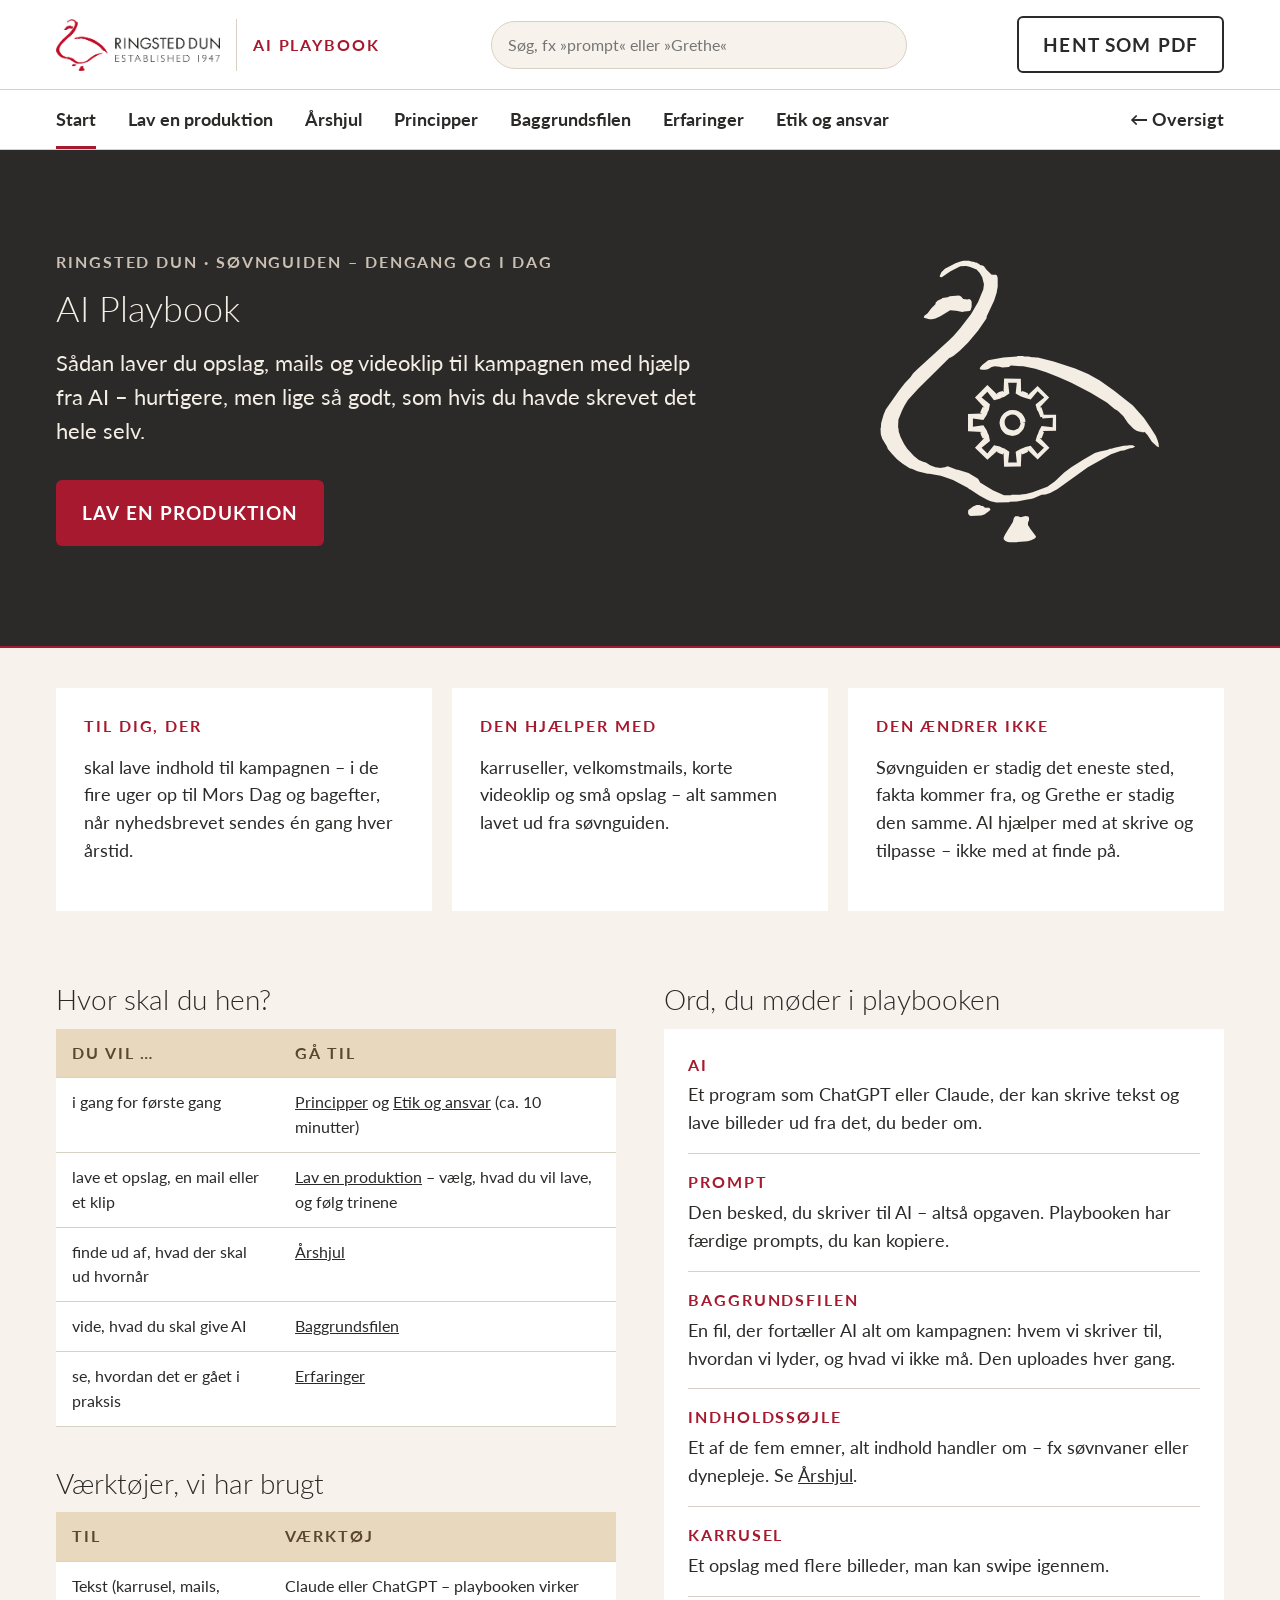
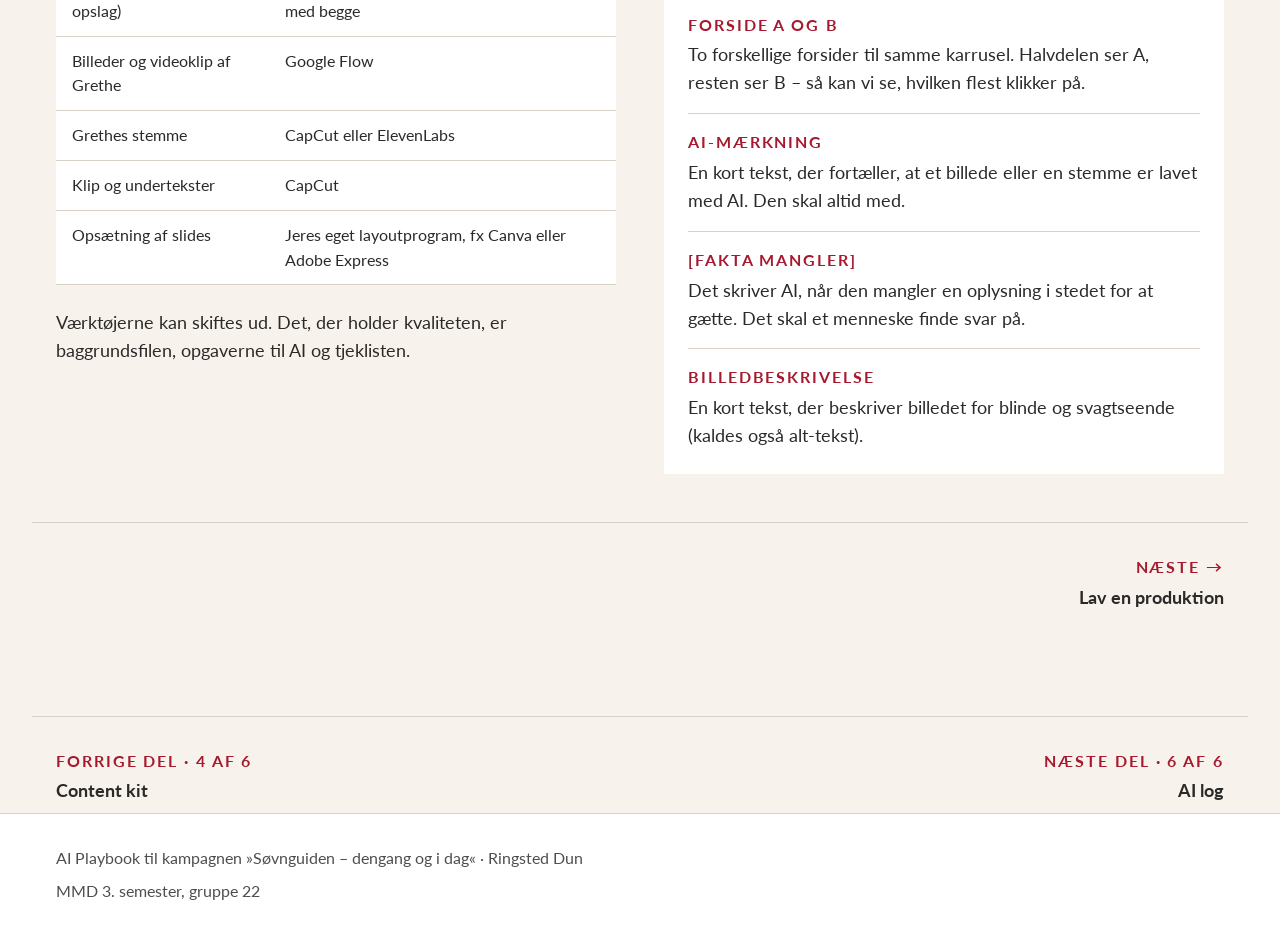
<file: playbook.html>
<!DOCTYPE html>
<html lang="da">
<head>
  <meta charset="UTF-8">
  <meta name="viewport" content="width=device-width, initial-scale=1.0">
  <title>AI Playbook · Søvnguiden – dengang og i dag · Ringsted Dun</title>
  <!-- Skrifterne fra designguide v2: Lato til alt, EB Garamond kursiv kun til Grethes stemme -->
  <link rel="preconnect" href="https://fonts.googleapis.com">
  <link rel="preconnect" href="https://fonts.gstatic.com" crossorigin>
  <link href="https://fonts.googleapis.com/css2?family=EB+Garamond:ital,wght@0,400..800;1,400..800&family=Lato:ital,wght@0,100;0,300;0,400;0,700;0,900;1,100;1,300;1,400;1,700;1,900&display=swap" rel="stylesheet">
  <!-- playbook.css bliver lavet af Live Sass Compiler ud fra scss/playbook.scss. Ret i SCSS-filerne -->
  <link rel="stylesheet" href="css/playbook.css">
</head>
<body>

  <a class="spring-over" href="#indhold">Spring til indholdet</a>

  <!-- ===== SIDEHOVED: logo, søgning og menu (som på ringsted-dun.dk) ===== -->
  <header class="hoved">
    <div class="hoved__linje indhold">
      <a class="hoved__logo" href="#start">
        <!-- Det aflange logo fra Dykon: gåsen og navnet ved siden af hinanden. Logoet ændres aldrig -->
        <img src="img/playbook/RDU_logo_aflang.png" alt="Ringsted Dun – Established 1947">
        <span>AI Playbook</span>
      </a>

      <!-- Søgningen laves af playbook.js (afsnit 6) -->
      <div class="soeg" role="search">
        <label class="sr-only" for="soeg">Søg i playbooken</label>
        <input type="search" id="soeg" placeholder="Søg, fx »prompt« eller »Grethe«" autocomplete="off" aria-controls="soegeresultater">
        <ul class="soeg__resultater" id="soegeresultater" hidden></ul>
      </div>

      <!-- Den færdige PDF (laves ud fra playbook-pdf.html – se SÅDAN-VIRKER-DET.md) -->
      <a class="knap knap--sekundaer hoved__pdf" href="pdf/ai-playbook.pdf" target="_blank" rel="noopener">Hent som PDF</a>
    </div>

    <!-- Menuen: hvert link peger på et afsnits id -->
    <nav class="menu" aria-label="Playbookens sider">
      <ul class="indhold">
        <li><a href="#start">Start</a></li>
        <li><a href="#lav">Lav en produktion</a></li>
        <li><a href="#aarshjul">Årshjul</a></li>
        <li><a href="#principper">Principper</a></li>
        <li><a href="#kontekst">Baggrundsfilen</a></li>
        <li><a href="#cases">Erfaringer</a></li>
        <li><a href="#etik">Etik og ansvar</a></li>
        <!-- Tilbage til præsentationens oversigt (index.html). Logoet går til playbookens egen forside.
             margin-left: auto skubber linket helt ud til højre -->
        <li style="margin-left: auto"><a href="index.html">← Oversigt</a></li>
      </ul>
    </nav>
  </header>

  <main id="indhold">

    <!-- ========== 1 · START ========== -->
    <section class="afsnit" id="start">
      <div class="forside">
        <div class="indhold forside__gitter">
          <div>
          <p class="forside__etiket">Ringsted Dun · Søvnguiden – dengang og i dag</p>
          <h1 class="forside__titel">AI Playbook</h1>
          <p class="forside__tekst">Sådan laver du opslag, mails og videoklip til kampagnen med hjælp fra AI – hurtigere, men lige så godt, som hvis du havde skrevet det hele selv.</p>
          <a class="knap knap--primaer forside__knap" href="#lav">Lav en produktion</a>
          </div>
          <!-- Marcus' illustration: gåsen og tandhjulet i lys streg til den mørke bjælke -->
          <figure class="forside__illustration">
            <img src="img/playbook/AIlog_ilu_gaas_tandhjul_hvid.svg" alt="">
          </figure>
        </div>
      </div>

      <div class="indhold">
        <div class="kort-gitter kort-gitter--tre">
          <article class="kort">
            <h3>Til dig, der</h3>
            <p>skal lave indhold til kampagnen – i de fire uger op til Mors Dag og bagefter, når nyhedsbrevet sendes én gang hver årstid.</p>
          </article>
          <article class="kort">
            <h3>Den hjælper med</h3>
            <p>karruseller, velkomstmails, korte videoklip og små opslag – alt sammen lavet ud fra søvnguiden.</p>
          </article>
          <article class="kort">
            <h3>Den ændrer ikke</h3>
            <p>Søvnguiden er stadig det eneste sted, fakta kommer fra, og Grethe er stadig den samme. AI hjælper med at skrive og tilpasse – ikke med at finde på.</p>
          </article>
        </div>

        <div class="to-spalter">
          <div>
            <h3>Hvor skal du hen?</h3>
            <div class="tabel-ramme">
              <table class="tabel">
                <thead><tr><th scope="col">Du vil …</th><th scope="col">Gå til</th></tr></thead>
                <tbody>
                  <tr><td>i gang for første gang</td><td><a href="#principper">Principper</a> og <a href="#etik">Etik og ansvar</a> (ca. 10 minutter)</td></tr>
                  <tr><td>lave et opslag, en mail eller et klip</td><td><a href="#lav">Lav en produktion</a> – vælg, hvad du vil lave, og følg trinene</td></tr>
                  <tr><td>finde ud af, hvad der skal ud hvornår</td><td><a href="#aarshjul">Årshjul</a></td></tr>
                  <tr><td>vide, hvad du skal give AI</td><td><a href="#kontekst">Baggrundsfilen</a></td></tr>
                  <tr><td>se, hvordan det er gået i praksis</td><td><a href="#cases">Erfaringer</a></td></tr>
                </tbody>
              </table>
            </div>

            <h3>Værktøjer, vi har brugt</h3>
            <div class="tabel-ramme">
              <table class="tabel">
                <thead><tr><th scope="col">Til</th><th scope="col">Værktøj</th></tr></thead>
                <tbody>
                  <tr><td>Tekst (karrusel, mails, opslag)</td><td>Claude eller ChatGPT – playbooken virker med begge</td></tr>
                  <tr><td>Billeder og videoklip af Grethe</td><td>Google Flow</td></tr>
                  <tr><td>Grethes stemme</td><td>CapCut eller ElevenLabs</td></tr>
                  <tr><td>Klip og undertekster</td><td>CapCut</td></tr>
                  <tr><td>Opsætning af slides</td><td>Jeres eget layoutprogram, fx Canva eller Adobe Express</td></tr>
                </tbody>
              </table>
            </div>
            <p>Værktøjerne kan skiftes ud. Det, der holder kvaliteten, er baggrundsfilen, opgaverne til AI og tjeklisten.</p>
          </div>

          <div>
            <h3>Ord, du møder i playbooken</h3>
            <dl class="ordliste">
              <dt>AI</dt>
              <dd>Et program som ChatGPT eller Claude, der kan skrive tekst og lave billeder ud fra det, du beder om.</dd>
              <dt>Prompt</dt>
              <dd>Den besked, du skriver til AI – altså opgaven. Playbooken har færdige prompts, du kan kopiere.</dd>
              <dt>Baggrundsfilen</dt>
              <dd>En fil, der fortæller AI alt om kampagnen: hvem vi skriver til, hvordan vi lyder, og hvad vi ikke må. Den uploades hver gang.</dd>
              <dt>Indholdssøjle</dt>
              <dd>Et af de fem emner, alt indhold handler om – fx søvnvaner eller dynepleje. Se <a href="#aarshjul">Årshjul</a>.</dd>
              <dt>Karrusel</dt>
              <dd>Et opslag med flere billeder, man kan swipe igennem.</dd>
              <dt>Forside A og B</dt>
              <dd>To forskellige forsider til samme karrusel. Halvdelen ser A, resten ser B – så kan vi se, hvilken flest klikker på.</dd>
              <dt>AI-mærkning</dt>
              <dd>En kort tekst, der fortæller, at et billede eller en stemme er lavet med AI. Den skal altid med.</dd>
              <dt>[FAKTA MANGLER]</dt>
              <dd>Det skriver AI, når den mangler en oplysning i stedet for at gætte. Det skal et menneske finde svar på.</dd>
              <dt>Billedbeskrivelse</dt>
              <dd>En kort tekst, der beskriver billedet for blinde og svagtseende (kaldes også alt-tekst).</dd>
            </dl>
          </div>
        </div>
      </div>
    </section>

    <!-- ========== 2 · LAV EN PRODUKTION (værkstedet) ========== -->
    <section class="afsnit" id="lav">
      <div class="afsnit__top">
        <div class="indhold">
          <h2>Lav en produktion</h2>
          <p>Vælg, hvad du vil lave, og følg trinene. Ved siden af kan du se, hvordan det bliver.</p>
        </div>
      </div>

      <div class="indhold">
        <!-- Faner: aria-controls peger på panelets id. Styres af playbook.js (afsnit 4) -->
        <div class="faner" role="tablist" aria-label="Vælg produktion">
          <button class="knap knap--sekundaer knap--aktiv" role="tab" aria-selected="true" aria-controls="v-karrusel" id="fane-karrusel">Karrusel</button>
          <button class="knap knap--sekundaer" role="tab" aria-selected="false" aria-controls="v-mail" id="fane-mail">Velkomstmail</button>
          <button class="knap knap--sekundaer" role="tab" aria-selected="false" aria-controls="v-klip" id="fane-klip">Korte klip</button>
          <button class="knap knap--sekundaer" role="tab" aria-selected="false" aria-controls="v-mikro" id="fane-mikro">Små opslag</button>
        </div>

        <!-- ===== KARRUSEL ===== -->
        <div class="vaerksted" id="v-karrusel" role="tabpanel" aria-labelledby="fane-karrusel">
          <ol class="trin">
            <li>
              <h3>Giv AI filerne</h3>
              <p>Start en ny samtale med AI, og upload:</p>
              <ul>
                <li>baggrundsfilen, søvnguiden og Grethes karakterark (eller den samlede PDF – se <a href="#kontekst">Baggrundsfilen</a>)</li>
                <li>de to billeder til kapitlet – dengang og i dag, fx <code>dengang-sengetid.jpg</code> og <code>idag-sengetid.jpg</code> (se <a href="#kontekst">Baggrundsfilen</a>)</li>
              </ul>
            </li>
            <li>
              <h3>Kopiér opgaven til AI</h3>
              <p>Tryk »Kopiér«, sæt teksten ind i samtalen, og ret kapitlet i [firkantede klammer].</p>
              <div class="prompt">
                <div class="prompt__hoved">
                  <p class="prompt__titel">Prompt · Karrusel</p>
                  <button class="knap knap--sekundaer" data-kopier="p-karrusel">Kopiér</button>
                </div>
                <pre id="p-karrusel">Læs de vedhæftede filer. Lav en karrusel ud fra kapitlet [22.30 Sengetid] efter formatet i afsnit 6. Lever alt fra afsnit 7, med to varianter af forsiden: én med nostalgi-krog og én med myte-krog. Lav ingen nye Grethe-replikker – brug dem, der står i v6. Brug kun de vedhæftede billeder; generér eller hent ingen billeder.</pre>
                <p class="kopi-status" aria-live="polite"></p>
              </div>
            </li>
            <li>
              <h3>Læs AI's svar, og lav dine slides</h3>
              <ul>
                <li>Læs først listen over det, AI er i tvivl om. Find svar på alt, der står [FAKTA MANGLER] ved</li>
                <li>Grethes ord skal stå præcis som i søvnguiden og slutte med »– Grethe«</li>
                <li>Har AI fundet billeder på nettet, så brug dem ikke (se <a href="#cases">Erfaringer</a>)</li>
                <li>Kun forsiden må være forskellig i A og B – resten er ens</li>
                <li>Sæt teksten på dine slides i jeres layoutprogram, og gem hver slide i stående format: 1080 × 1350 pixels</li>
              </ul>
            </li>
            <li>
              <h3>Se karrusellen</h3>
              <p>Upload dine slides, eller vælg billeder fra søvnguiden, og sæt teksten til opslaget ind. I højre side kan du se, hvordan opslaget kommer til at se ud.</p>
              <div class="felter" id="forhaand">
                <div class="felt">
                  <label class="felt__navn" for="fSlides">Dine slides – forside A først</label>
                  <input type="file" id="fSlides" accept="image/*" multiple>
                  <p class="felt__hjaelp">Giv filerne navne som 01, 02, 03 … så kommer de i den rigtige rækkefølge.</p>
                </div>
                <div class="felt">
                  <p class="felt__navn" id="gNavn">Eller vælg billeder fra søvnguiden</p>
                  <p class="felt__hjaelp">Klik på billederne i den rækkefølge, de skal stå i karrusellen. Klik igen for at fjerne et billede.</p>
                  <!-- Knapperne laves af playbook.js (afsnit 5) ud fra listen KAPITLER -->
                  <div class="galleri" id="galleri" role="group" aria-labelledby="gNavn"></div>
                </div>
                <div class="felt">
                  <label class="felt__navn" for="fForsideB">Forside B (hvis du vil teste to forsider)</label>
                  <input type="file" id="fForsideB" accept="image/*">
                </div>
                <div class="felt">
                  <label class="felt__navn" for="fTekst">Teksten til opslaget</label>
                  <textarea id="fTekst" rows="9"></textarea>
                </div>
                <fieldset class="felt">
                  <legend class="felt__navn">AI-mærkning</legend>
                  <label class="felt__valg"><input type="checkbox" id="fAiBillede" checked> Billederne er lavet med AI – sæt »AI-genereret billede« på</label>
                  <label class="felt__valg"><input type="checkbox" id="fGrethe" checked> Grethe er med – sæt mærkningen under teksten</label>
                </fieldset>
                <button class="knap knap--link" id="eksempel" type="button">Vis eksemplet igen</button>
                <p class="felt__hjaelp">Dine billeder bliver på din computer. Intet sendes nogen steder hen.</p>
              </div>
            </li>
            <li>
              <h3>Tjek, før du bruger det</h3>
              <div data-tjek-plads></div>
            </li>
          </ol>

          <!-- Højre side: forhåndsvisningen bliver stående, mens man scroller i trinene -->
          <aside class="vaerksted__side" aria-label="Forhåndsvisning">
            <p class="side__etiket">Sådan ser det ud</p>
            <div class="faner ab" id="vAB" role="group" aria-label="Vis forside" hidden>
              <button class="knap knap--sekundaer knap--aktiv" type="button" data-forside="A" aria-pressed="true">Forside A</button>
              <button class="knap knap--sekundaer" type="button" data-forside="B" aria-pressed="false">Forside B</button>
            </div>

            <article class="opslag" aria-label="Forhåndsvisning af opslaget">
              <header class="opslag__hoved">
                <img class="opslag__logo" src="img/guide/RDU_logo.png" alt="">
                <div>
                  <p class="opslag__navn">Ringsted Dun</p>
                  <p class="opslag__tid">Sponsoreret</p>
                </div>
              </header>
              <div class="opslag__tekst" id="vTekst"></div>
              <div class="karrusel" id="vKarrusel" tabindex="0" aria-label="Slides – brug piletasterne">
                <div class="karrusel__vindue">
                  <div class="karrusel__spor" id="vSpor"></div>
                </div>
                <button class="karrusel__pil karrusel__pil--forrige" id="vForrige" type="button" aria-label="Forrige slide">‹</button>
                <button class="karrusel__pil karrusel__pil--naeste" id="vNaeste" type="button" aria-label="Næste slide">›</button>
              </div>
              <p class="karrusel__nr" id="vNr" aria-live="polite"></p>
            </article>

            <p class="side__etiket">Tjekket for dig</p>
            <ul class="kontrol" id="vKontrol" aria-live="polite"></ul>
          </aside>
        </div>

        <!-- ===== VELKOMSTMAIL ===== -->
        <div class="vaerksted vaerksted--mail" id="v-mail" role="tabpanel" aria-labelledby="fane-mail" hidden>
          <ol class="trin">
            <li>
              <h3>Giv AI filerne</h3>
              <p>Upload baggrundsfilen, søvnguiden og Grethes karakterark.</p>
            </li>
            <li>
              <h3>Kopiér opgaven til AI</h3>
              <p>Ret mailens nummer og kapitlet i [firkantede klammer].</p>
              <div class="prompt">
                <div class="prompt__hoved">
                  <p class="prompt__titel">Prompt · Velkomstmail</p>
                  <button class="knap knap--sekundaer" data-kopier="p-mail">Kopiér</button>
                </div>
                <pre id="p-mail">Læs de vedhæftede filer. Skriv velkomstmail nr. [2] af 5 om kapitlet [07.00 Morgen] efter formatet i afsnit 6. Teksten skal sættes ind i en fast mail-template, så lever den opdelt i præcis disse blokke – og skriv ikke andet:
1. EMNELINJE – 2 varianter, højst 45 tegn
2. PREHEADER – højst 90 tegn
3. HILSEN – "Kære [Fornavn]" + én indledende sætning
4. DENGANG – Grethes erindring fra kapitlet, ordret fra v6
5. I DAG – rådet i 2–4 sætninger, kun med v6's formuleringer
6. PRØV DET – kapitlets "Prøv det", ordret fra v6
7. MORMOR I DAG – Grethes replik fra kapitlet, ordret fra v6
8. KNAP – knaptekst (højst 4 ord) + navnet på kapitlets anker i guiden
9. ALT-TEKST – til billedparret (dengang og i dag)
10. TVIVLSLISTE – og alle [FAKTA MANGLER]

Skriv ikke logo, sidefod, afmelding, AI-mærkning eller "mail X af 5" – de ligger fast i templaten. Markér nye Grethe-replikker som NYE.</pre>
                <p class="kopi-status" aria-live="polite"></p>
              </div>
            </li>
            <li>
              <h3>Se mailen</h3>
              <p>Sæt hele AI's svar ind. Teksten bliver fordelt på mailens felter, og i højre side kan du se, hvordan mailen bliver. Du kan rette i felterne bagefter.</p>
              <div class="felter">
                <div class="felt">
                  <label class="felt__navn" for="mSvar">AI's svar</label>
                  <textarea id="mSvar" rows="9"></textarea>
                </div>
                <div class="felt felt--to">
                  <div>
                    <label class="felt__navn" for="mKapitel">Kapitel</label>
                    <select id="mKapitel"></select>
                  </div>
                  <div>
                    <label class="felt__navn" for="mNr">Mail nr.</label>
                    <select id="mNr">
                      <option>1</option><option selected>2</option><option>3</option><option>4</option><option>5</option>
                    </select>
                  </div>
                </div>
                <p class="felt__hjaelp">Kapitlet bestemmer billedparret og knappens link til søvnguiden.</p>
                <details class="felt rette">
                  <summary>Ret felterne enkeltvis</summary>
                  <label class="felt__navn" for="mEmne">Emnelinje</label>
                  <input type="text" id="mEmne">
                  <label class="felt__navn" for="mPre">Preheader</label>
                  <input type="text" id="mPre">
                  <label class="felt__navn" for="mHilsen">Hilsen</label>
                  <textarea id="mHilsen" rows="2"></textarea>
                  <label class="felt__navn" for="mDengang">Dengang (Grethes erindring)</label>
                  <textarea id="mDengang" rows="3"></textarea>
                  <label class="felt__navn" for="mIdag">I dag</label>
                  <textarea id="mIdag" rows="4"></textarea>
                  <label class="felt__navn" for="mProev">Prøv det</label>
                  <textarea id="mProev" rows="2"></textarea>
                  <label class="felt__navn" for="mMormor">Mormor i dag</label>
                  <textarea id="mMormor" rows="2"></textarea>
                  <label class="felt__navn" for="mKnap">Knaptekst</label>
                  <input type="text" id="mKnap">
                </details>
                <button class="knap knap--link" id="mEksempel" type="button">Vis eksemplet igen</button>
                <p class="felt__hjaelp">Teksten bliver på din computer. Intet sendes nogen steder hen.</p>
              </div>
            </li>
            <li>
              <h3>Sæt teksten ind i mailen</h3>
              <p>AI deler teksten op i små stykker. Sæt dem ind på deres plads i jeres faste mailskabelon. Logo, bund, afmelding og AI-mærkning ligger der i forvejen.</p>
            </li>
            <li>
              <h3>Tjek, før du bruger det</h3>
              <div data-tjek-plads></div>
            </li>
          </ol>
          <aside class="vaerksted__side" aria-label="Forhåndsvisning af mailen">
            <p class="side__etiket">Sådan ser det ud i indbakken</p>
            <div class="indbakke">
              <p class="indbakke__afsender">Ringsted Dun</p>
              <p class="indbakke__emne" id="mvEmne"></p>
              <p class="indbakke__pre" id="mvPre"></p>
            </div>

            <p class="side__etiket">Sådan ser mailen ud</p>
            <article class="mail" aria-label="Forhåndsvisning af velkomstmailen">
              <header class="mail__top">
                <img class="mail__logo" src="img/playbook/RDU_logo_aflang.png" alt="Ringsted Dun">
              </header>
              <figure class="billedpar billedpar--bred" id="mvBilleder"></figure>
              <div class="mail__indhold">
                <p class="mail__hilsen" id="mvHilsen"></p>
                <blockquote class="mail__dengang">
                  <p class="mail__etiket">Dengang</p>
                  <p class="mail__citat" id="mvDengang"></p>
                  <p class="mail__afsender">– Grethe</p>
                </blockquote>
                <div class="mail__idag">
                  <p class="mail__etiket mail__etiket--roed">I dag</p>
                  <div id="mvIdag"></div>
                </div>
                <div class="mail__proev">
                  <p class="mail__etiket mail__etiket--roed">Prøv det</p>
                  <p id="mvProev"></p>
                </div>
                <div class="mail__mormor">
                  <p class="mail__etiket">Mormor i dag</p>
                  <p class="mail__citat" id="mvMormor"></p>
                  <p class="mail__afsender">– Grethe</p>
                </div>
                <p class="mail__knap-plads"><a class="mail__knap" id="mvKnap" href="guide.html"></a></p>
              </div>
              <footer class="mail__bund">
                <p>Mormor Grethe er en fiktiv person. Billeder og stemme er skabt med AI.</p>
                <p>Du får mailen, fordi du har hentet Søvnguiden. <span class="mail__afmeld">Afmeld nyhedsbrevet</span> · Mail <span id="mvNr">2</span> af 5</p>
                <p>Ringsted Dun · ringsted-dun.dk</p>
              </footer>
            </article>

            <p class="side__etiket">Tjekket for dig</p>
            <ul class="kontrol" id="mvKontrol" aria-live="polite"></ul>

            <p class="side__etiket">Det skal du lave</p>
            <dl class="fakta">
              <dt>Bredde</dt><dd>600 pixels – passer til både mobil og computer</dd>
              <dt>Emnelinje</dt><dd>Højst ca. 45 tegn + en kort tekst under (preheader)</dd>
              <dt>Indhold</dt><dd>Mail 1 byder velkommen. Mail 2–5 handler om ét kapitel hver</dd>
              <dt>Leder hen til</dt><dd>Kapitlet i søvnguiden</dd>
            </dl>
          </aside>
        </div>

        <!-- ===== KORTE KLIP ===== -->
        <div class="vaerksted" id="v-klip" role="tabpanel" aria-labelledby="fane-klip" hidden>
          <ol class="trin">
            <li>
              <h3>Giv AI filerne</h3>
              <p>Upload baggrundsfilen, søvnguiden, Grethes karakterark og storyboardet (tegneserien over filmen).</p>
            </li>
            <li>
              <h3>Kopiér opgaven til AI</h3>
              <p>Ret scenen i [firkantede klammer].</p>
              <div class="prompt">
                <div class="prompt__hoved">
                  <p class="prompt__titel">Prompt · Kort klip</p>
                  <button class="knap knap--sekundaer" data-kopier="p-klip">Kopiér</button>
                </div>
                <pre id="p-klip">Læs de vedhæftede filer og storyboardet. Tilpas scenen [07.00 Morgen] til et klip i 9:16 og 1:1 efter afsnit 6. Lever tidskode, billede, undertekst og opslagstekst (2 varianter).</pre>
                <p class="kopi-status" aria-live="polite"></p>
              </div>
            </li>
            <li>
              <h3>Lav klippene</h3>
              <ul>
                <li>Lav Grethe i Google Flow. Brug altid grundbilledet af hende, så hun ser ens ud hver gang. Lav én version ad gangen</li>
                <li>Se hvert klip igennem: Samme ansigt, hår og tøj? Lukket mund? Normale hænder? Ingen nye personer eller tekst? Kassér hellere et klip end at bruge et, der næsten passer</li>
                <li>Klip filmen i CapCut. Slå lyden fra Flow fra, og læg Grethes gemte stemme ind over</li>
                <li>Gem i to formater: stående (9:16) og firkantet (1:1). Brænd underteksterne ind, og slut med det faste slutkort med AI-mærkning</li>
              </ul>
            </li>
            <li>
              <h3>Tjek, før du bruger det</h3>
              <div data-tjek-plads></div>
            </li>
          </ol>
          <aside class="vaerksted__side" aria-label="Om de korte klip">
            <p class="side__etiket">Det skal du lave</p>
            <dl class="fakta">
              <dt>Format</dt><dd>Stående (9:16) til Reels og Stories, firkantet (1:1) til feedet</dd>
              <dt>Længde</dt><dd>Ca. 25 sekunder</dd>
              <dt>Tekst</dt><dd>Undertekster altid på – mange ser uden lyd. Hold teksten væk fra øverste og nederste femtedel, hvor appen lægger knapper</dd>
              <dt>Leder hen til</dt><dd>Quizzen »Myte eller sandhed?«</dd>
            </dl>
          </aside>
        </div>

        <!-- ===== SMÅ OPSLAG ===== -->
        <div class="vaerksted" id="v-mikro" role="tabpanel" aria-labelledby="fane-mikro" hidden>
          <ol class="trin">
            <li>
              <h3>Giv AI filerne</h3>
              <p>Upload baggrundsfilen, søvnguiden, Grethes karakterark og de to billeder til kapitlet.</p>
            </li>
            <li>
              <h3>Kopiér opgaven til AI</h3>
              <p>Skriv i [firkantede klammer], hvilke opslag og hvilke kapitler du vil have.</p>
              <div class="prompt">
                <div class="prompt__hoved">
                  <p class="prompt__titel">Prompt · Små opslag</p>
                  <button class="knap knap--sekundaer" data-kopier="p-mikro">Kopiér</button>
                </div>
                <pre id="p-mikro">Læs de vedhæftede filer. Lav [3 Grethe-citater og 2 nostalgiopslag] ud fra kapitlerne [Døgnet rundt] efter afsnit 6. Brug kun replikker fra v6. Lever opslagstekst, billedreference og alt-tekst.</pre>
                <p class="kopi-status" aria-live="polite"></p>
              </div>
            </li>
            <li>
              <h3>Læs AI's svar, og lav opslagene</h3>
              <ul>
                <li>Står det vigtigste i de første par linjer? Resten gemmes bag »Se mere«</li>
                <li>Står Grethes ord præcis som i søvnguiden?</li>
                <li>Slutter et »dengang«-opslag med et spørgsmål, så folk har lyst til at svare?</li>
                <li>Grethe-citater sættes op som firkantede billeder: hendes skrift på den lyse linnedfarve</li>
              </ul>
            </li>
            <li>
              <h3>Se opslaget</h3>
              <p>Vælg kapitlet, så henter siden billederne fra søvnguiden. Sæt teksten fra AI ind. I højre side kan du se, hvordan opslaget bliver på Facebook.</p>
              <div class="felter">
                <div class="felt">
                  <label class="felt__navn" for="oKapitel">Kapitel</label>
                  <select id="oKapitel"></select>
                </div>
                <fieldset class="felt">
                  <legend class="felt__navn">Billede</legend>
                  <label class="felt__valg"><input type="radio" name="oBillede" value="par" checked> Billedpar: dengang og i dag med den røde tråd</label>
                  <label class="felt__valg"><input type="radio" name="oBillede" value="dengang"> Kun dengang</label>
                  <label class="felt__valg"><input type="radio" name="oBillede" value="idag"> Kun i dag</label>
                </fieldset>
                <div class="felt">
                  <label class="felt__navn" for="oTekst">Teksten til opslaget</label>
                  <textarea id="oTekst" rows="7"></textarea>
                </div>
                <fieldset class="felt">
                  <legend class="felt__navn">AI-mærkning</legend>
                  <label class="felt__valg"><input type="checkbox" id="oAiBillede" checked> Billederne er lavet med AI – sæt »AI-genereret billede« på</label>
                  <label class="felt__valg"><input type="checkbox" id="oGrethe"> Grethe er med – sæt mærkningen under teksten</label>
                </fieldset>
                <button class="knap knap--sekundaer felt__hent" id="oHent" type="button">Hent billedet (1080 × 1080)</button>
                <p class="felt__hjaelp" id="oHentStatus" aria-live="polite"></p>
                <button class="knap knap--link" id="oEksempel" type="button">Vis eksemplet igen</button>
              </div>
            </li>
            <li>
              <h3>Tjek, før du bruger det</h3>
              <div data-tjek-plads></div>
            </li>
          </ol>
          <aside class="vaerksted__side" aria-label="Forhåndsvisning af opslaget">
            <p class="side__etiket">Sådan ser det ud</p>
            <article class="opslag" aria-label="Forhåndsvisning af opslaget">
              <header class="opslag__hoved">
                <img class="opslag__logo" src="img/guide/RDU_logo.png" alt="">
                <div>
                  <p class="opslag__navn">Ringsted Dun</p>
                  <p class="opslag__tid">Lige nu</p>
                </div>
              </header>
              <div class="opslag__tekst" id="ovTekst"></div>
              <figure class="billedpar" id="ovBilleder"></figure>
            </article>

            <p class="side__etiket">Tjekket for dig</p>
            <ul class="kontrol" id="ovKontrol" aria-live="polite"></ul>

            <p class="side__etiket">Det kan du lave</p>
            <dl class="fakta">
              <dt>Opslag med råd</dt><dd>Billede eller klip + et råd fra søvnguiden</dd>
              <dt>»Dengang«-opslag</dt><dd>Et gammelt billede + et spørgsmål, fx »Kan du huske …?«</dd>
              <dt>Grethe-citat</dt><dd>Firkantet billede med en af hendes replikker</dd>
              <dt>Kort annonce</dt><dd>6–15 sekunder fra de korte klip. Det vigtigste i de første 3 sekunder</dd>
            </dl>
          </aside>
        </div>

        <!-- Tjeklisten findes kun ét sted i koden. playbook.js flytter den ind i den valgte produktion -->
        <div class="tjekblok" id="tjekblok">
          <p>Kryds alle punkter af, før noget bliver brugt.</p>
          <ul class="tjekliste">
            <li><label><input type="checkbox"> <span>Alle fakta står i søvnguiden</span></label></li>
            <li><label><input type="checkbox"> <span>Ingen af de ord, vi undgår (fx »ældre« og »seniorer«). Vi skriver altid »du«</span></label></li>
            <li><label><input type="checkbox"> <span>Grethe lyder som sig selv, og nye replikker er godkendt</span></label></li>
            <li><label><input type="checkbox"> <span>AI-mærkningen er med</span></label></li>
            <li><label><input type="checkbox"> <span>Formatet passer til stedet, det skal bruges (størrelse, længde, undertekster)</span></label></li>
            <li><label><input type="checkbox"> <span>Det leder videre til det rigtige sted (quizzen, guiden eller nyhedsbrevet)</span></label></li>
            <li><label><input type="checkbox"> <span>Du har skrevet ned, hvilket værktøj og hvilken prompt du brugte, og hvor mange forsøg det tog</span></label></li>
          </ul>
          <p class="tjekliste-status" id="tjekStatus" aria-live="polite">0 af 7 punkter er tjekket</p>
          <button class="knap knap--link" id="nulstil" type="button">Nulstil tjeklisten</button>
        </div>
      </div>
    </section>

    <!-- ========== 3 · ÅRSHJUL (indholdssøjler og årshjul – fra FigJam "Ringsted Dun", siden Strategi) ========== -->
    <section class="afsnit" id="aarshjul">
      <div class="afsnit__top">
        <div class="indhold">
          <h2>Årshjul</h2>
          <p>Hvad skal du lave hvornår? Alt indhold hører til ét af fem emner. Årshjulet viser, hvilke emner og kapitler der passer til hver måned.</p>
        </div>
      </div>
      <div class="indhold">
        <div class="note">
          <h3>Sådan bruger du årshjulet med AI</h3>
          <p>Find måneden nedenfor. Se, hvilket kapitel fra søvnguiden der passer, og vælg det i prompten under <a href="#lav">Lav en produktion</a>. Hold øje med fordelingen: Over en måned skal de fleste opslag handle om søvn – ikke om dyner.</p>
        </div>

        <h3>De fem emner (indholdssøjler)</h3>
        <p>Hvert opslag, hver mail og hvert klip hører til ét emne. Emnet bestemmer, hvad læseren får ud af det.</p>
        <div class="soejler">
          <article class="soejle">
            <p class="soejle__andel">40 %</p>
            <h4>Søvnvaner</h4>
            <p class="soejle__spoergsmaal">»Hvordan sover jeg bedre?«</p>
            <p>Temperatur, lys, døgnrytme og gode vaner. Grethe fortæller, søvnguiden giver rådene.</p>
            <p class="soejle__eks"><strong>Fx:</strong> karrusel, quizzen, den lange video</p>
          </article>
          <article class="soejle">
            <p class="soejle__andel">20 %</p>
            <h4>Dynepleje</h4>
            <p class="soejle__spoergsmaal">»Hvordan passer jeg på min dyne?«</p>
            <p>Luftning, vask og opbevaring. Fylder mere om sommeren og efteråret.</p>
            <p class="soejle__eks"><strong>Fx:</strong> karrusel, afstemning i story</p>
          </article>
          <article class="soejle">
            <p class="soejle__andel">15 %</p>
            <h4>Dynen til dig</h4>
            <p class="soejle__spoergsmaal">»Hvilken dyne passer til mig?«</p>
            <p>Varm eller kølig, fyld og vægt. Det emne, der sælger – derfor aldrig mere end en femtedel.</p>
            <p class="soejle__eks"><strong>Fx:</strong> Ringsted Duns dynevælger</p>
          </article>
          <article class="soejle">
            <p class="soejle__andel">15 %</p>
            <h4>Håndværket bag komforten</h4>
            <p class="soejle__spoergsmaal">»Hvad gør dynen til det, den er?«</p>
            <p>Fra dun til dyne, kvalitet og historien siden 1947. Nostalgi, som Mette gerne deler.</p>
            <p class="soejle__eks"><strong>Fx:</strong> »Fra dun til dyne«-video eller karrusel</p>
          </article>
          <article class="soejle">
            <p class="soejle__andel">10 %</p>
            <h4>Ansvar med omtanke</h4>
            <p class="soejle__spoergsmaal">»Hvor kommer dunene fra?«</p>
            <p>Dyrevelfærd, mærker som OEKO-TEX og NOMITE, og det Ringsted Dun kan dokumentere.</p>
            <p class="soejle__eks"><strong>Fx:</strong> billedserie eller plakat</p>
          </article>
        </div>

        <h3>Fordelingen skifter med årstiden</h3>
        <p>Emnerne er de samme hele året, men fordelingen ændrer sig. Tallene er procent af det, der lægges ud.</p>
        <div class="tabel-ramme">
          <table class="tabel tabel--tal">
            <thead><tr><th scope="col">Periode</th><th scope="col">Søvnvaner</th><th scope="col">Dynepleje</th><th scope="col">Dynen til dig</th><th scope="col">Håndværket bag komforten</th><th scope="col">Ansvar med omtanke</th></tr></thead>
            <tbody>
              <tr><td>Normalt (jan.–mar.)</td><td>40</td><td>20</td><td>15</td><td>15</td><td>10</td></tr>
              <tr><td>Kampagnen (apr.–maj)</td><td>45</td><td>10</td><td>15 <small>gave</small></td><td>20 <small>nostalgi</small></td><td>10</td></tr>
              <tr><td>Sommer (jun.–aug.)</td><td>35</td><td>25 <small>sommerhus</small></td><td>15</td><td>15</td><td>10</td></tr>
              <tr><td>Efterår (sep.–okt.)</td><td>35</td><td>30 <small>dynevask</small></td><td>15</td><td>10</td><td>10</td></tr>
              <tr><td>Jul (nov.–dec.)</td><td>30</td><td>15</td><td>20 <small>gaver</small></td><td>25 <small>siden 1947</small></td><td>10</td></tr>
            </tbody>
          </table>
        </div>

        <h3>Året måned for måned</h3>
        <p>Kampagnen ligger i de fire uger op til Mors Dag: <strong>12. april – 9. maj 2027</strong>. Resten af året holdes kontakten ved lige med nyhedsbrev og opslag.</p>
        <ol class="maaneder">
          <li class="maaned"><p class="maaned__navn">Januar</p><p class="maaned__fase">Vi laver guide, quiz og video</p><p><strong>Anledning:</strong> nytår, gode vaner, mørke morgener</p><p><strong>Kapitel:</strong> 07.00 Morgen – lys ind</p></li>
          <li class="maaned"><p class="maaned__navn">Februar</p><p class="maaned__fase">Vi laver og tester quizzen</p><p><strong>Anledning:</strong> mørke morgener</p><p><strong>Kapitel:</strong> Vinter – lune nætter</p></li>
          <li class="maaned"><p class="maaned__navn">Marts</p><p class="maaned__fase">Opvarmning: opslag + videoen på YouTube</p><p><strong>Anledning:</strong> sommertid 28/3, påske</p><p><strong>Kapitel:</strong> 22.30 Sengetid</p></li>
          <li class="maaned maaned--kampagne"><p class="maaned__navn">April</p><p class="maaned__fase">Kampagnen starter 12/4: annoncer, quiz, test af to forsider</p><p><strong>Anledning:</strong> lyse morgener</p><p><strong>Indhold:</strong> quizzen, »send den til din mor«, Grethe-citater</p><p><strong>Nyhedsbrev:</strong> velkomstmail med guiden</p></li>
          <li class="maaned maaned--kampagne"><p class="maaned__navn">Maj</p><p class="maaned__fase">Kampagnen slutter på Mors Dag 9/5</p><p><strong>Anledning:</strong> Mors Dag</p><p><strong>Indhold:</strong> en god nat til mor</p><p><strong>Nyhedsbrev:</strong> 3–4 mails, ét kapitel hver</p></li>
          <li class="maaned"><p class="maaned__navn">Juni</p><p class="maaned__fase">Nyhedsbrev og opslag hver måned</p><p><strong>Anledning:</strong> lyse nætter, sommerhuset åbner</p><p><strong>Kapitel:</strong> Sommer</p></li>
          <li class="maaned"><p class="maaned__navn">Juli</p><p class="maaned__fase">Nyhedsbrev og opslag</p><p><strong>Anledning:</strong> sommerferie</p><p><strong>Kapitel:</strong> Når børnebørnene sover over</p></li>
          <li class="maaned"><p class="maaned__navn">August</p><p class="maaned__fase">Nyhedsbrev og opslag</p><p><strong>Anledning:</strong> sommerhuset lukkes</p><p><strong>Kapitel:</strong> Din side af sengen, opbevaring</p></li>
          <li class="maaned"><p class="maaned__navn">September</p><p class="maaned__fase">Nyhedsbrev og opslag</p><p><strong>Anledning:</strong> hverdag igen</p><p><strong>Kapitel:</strong> 14.00 Eftermiddag – bevægelse</p></li>
          <li class="maaned"><p class="maaned__navn">Oktober</p><p class="maaned__fase">Nyhedsbrev og opslag</p><p><strong>Anledning:</strong> vintertid 31/10, efterårsferie</p><p><strong>Kapitel:</strong> Efterår – den store dynevask, 04.30 Natten</p></li>
          <li class="maaned"><p class="maaned__navn">November</p><p class="maaned__fase">Nyhedsbrev og opslag</p><p><strong>Anledning:</strong> mørke aftener, gaver</p><p><strong>Kapitel:</strong> 20.00 Aften – skru ned for lyset</p></li>
          <li class="maaned"><p class="maaned__navn">December</p><p class="maaned__fase">Nyhedsbrev og opslag</p><p><strong>Anledning:</strong> jul, gæster, gaver</p><p><strong>Kapitel:</strong> Børnebørnene og gæstesengen, siden 1947</p></li>
        </ol>
      </div>
    </section>

    <!-- ========== 4 · PRINCIPPER ========== -->
    <section class="afsnit" id="principper">
      <div class="afsnit__top">
        <div class="indhold">
          <h2>Principper</h2>
          <p>Seks regler, der gælder, uanset hvad du laver.</p>
        </div>
      </div>
      <div class="indhold">
        <div class="kort-gitter kort-gitter--tre">
          <article class="kort">
            <h3>Baggrund og opgave hver for sig</h3>
            <p>Alt det, der aldrig ændrer sig – hvem vi skriver til, hvordan vi lyder, og hvad vi ikke må – står i baggrundsfilen. Prompten siger kun, hvad der skal laves i dag. Så skal du ikke huske reglerne hver gang.</p>
          </article>
          <article class="kort">
            <h3>Skabelonen laves én gang</h3>
            <p>Logo, bund og AI-mærkning ligger fast i skabelonerne. De er lavet af et menneske én gang. AI fylder kun teksten ind – så kan den ikke glemme mærkningen eller ændre designet.</p>
          </article>
          <article class="kort">
            <h3>Et menneske siger god for det</h3>
            <p>AI laver et udkast. Et menneske tjekker det og trykker »send«. AI lægger aldrig noget ud selv og svarer aldrig på kommentarer som Grethe.</p>
          </article>
          <article class="kort">
            <h3>Fakta kommer kun fra søvnguiden</h3>
            <p>Alle råd om søvn står i søvnguiden, som er tjekket mod Sundhedsstyrelsen, sundhed.dk, Ældre Sagen og søvnforsker Birgitte Kornum. Mangler AI noget, skriver den [FAKTA MANGLER] i stedet for at gætte.</p>
          </article>
          <article class="kort">
            <h3>Ret baggrundsfilen, når AI fejler</h3>
            <p>Laver AI den samme fejl to gange, mangler der noget i baggrundsfilen. Skriv det ind dér, så fejlen ikke kommer igen næste gang (se <a href="#cases">Erfaringer</a>).</p>
          </article>
          <article class="kort">
            <h3>Man skal kunne se, at det er AI</h3>
            <p>Grethe findes ikke i virkeligheden, og det siger vi højt. Det er både et krav i loven og en del af, at Ringsted Dun er ærlig.</p>
          </article>
        </div>
      </div>
    </section>

    <!-- ========== 4 · BAGGRUNDSFILEN ========== -->
    <section class="afsnit" id="kontekst">
      <div class="afsnit__top">
        <div class="indhold">
          <h2>Baggrundsfilen</h2>
          <p>AI husker ikke kampagnen fra gang til gang. Baggrundsfilen er dens hukommelse – den uploades hver gang sammen med søvnguiden og Grethes karakterark.</p>
        </div>
      </div>
      <div class="indhold">
        <div class="to-spalter">
          <div>
            <h3>Det står der i den</h3>
            <p>Filen er delt i dele, så AI læser baggrunden, før den får opgaven:</p>
            <div class="tabel-ramme">
              <table class="tabel">
                <thead><tr><th scope="col">Del</th><th scope="col">Indhold</th><th scope="col">Ændres</th></tr></thead>
                <tbody>
                  <tr><td>0</td><td>Sådan bruges filen</td><td>Sjældent</td></tr>
                  <tr><td>1–5</td><td>Hvem der skriver · hvem vi skriver til · hvordan vi lyder · fakta og kilder · farver og billeder</td><td>Kun hvis kampagnen ændres</td></tr>
                  <tr><td>6</td><td>Formater: størrelser, længder og rækkefølgen på slides</td><td>Når der kommer en ny slags opslag</td></tr>
                  <tr><td>7</td><td>Hvad AI skal levere – og hvad den ikke må</td><td>Sjældent</td></tr>
                  <tr><td>Prompten</td><td>Dagens opgave: hvilket kapitel, og hvad der skal laves</td><td>Hver gang</td></tr>
                </tbody>
              </table>
            </div>
          </div>
          <div>
            <h3>Her ligger filerne</h3>
            <ul>
              <!-- Filerne ligger i webmappen (docs/ og img/). download gør, at filen hentes ned i stedet for at blive vist i browseren -->
              <li>Baggrundsfilen: <a href="docs/kampagne_baggrundsfil_til_AI.md" download>kampagne_baggrundsfil_til_AI.md</a></li>
              <li>Søvnguiden: <a href="docs/soevnguide_tekst.md" download>soevnguide_tekst.md</a></li>
              <li>Grethes karakterark: <a href="docs/mormor_grethe_karakterark.md" download>mormor_grethe_karakterark.md</a></li>
              <li>Dengang-billederne: <a href="img/guide/dengang-0430-klokken-fem.jpg" download>04.30</a> · <a href="img/guide/dengang-0700-morgen.jpg" download>07.00</a> · <a href="img/guide/dengang-1400-eftermiddag.jpg" download>14.00</a> · <a href="img/guide/dengang-2000-aften.jpg" download>20.00</a> · <a href="img/guide/dengang-sengetid.jpg" download>22.30</a> · <a href="img/guide/dengang-vinter.jpg" download>Vinter og forår</a> · <a href="img/guide/dengang-dyner-luftes.jpg" download>Sommer og efterår</a> · <a href="img/guide/dengang-for-to.jpg" download>Din side af sengen</a> · <a href="img/guide/dengang-boerneboern.jpg" download>Børnebørnene</a></li>
              <li>I dag-billederne: <a href="img/guide/idag-0430-klokken-fem.jpg" download>04.30</a> · <a href="img/guide/idag-0700-morgen.jpg" download>07.00</a> · <a href="img/guide/idag-1400-eftermiddag.jpg" download>14.00</a> · <a href="img/guide/idag-2000-aften.jpg" download>20.00</a> · <a href="img/guide/idag-sengetid.jpg" download>22.30</a> · <a href="img/guide/idag-vinter.jpg" download>Vinter og forår</a> · <a href="img/guide/idag-dyner-luftes.jpg" download>Sommer og efterår</a> · <a href="img/guide/idag-for-to.jpg" download>Din side af sengen</a> · <a href="img/guide/idag-boerneboern.jpg" download>Børnebørnene</a></li>
              <li>Grethes masterbillede (når Grethe skal ses i billeder eller video): <a href="img/guide/grethe_master.png" download>grethe_master.png</a></li>
            </ul>
            <div class="note">
              <h3>Kan dit AI-program ikke åbne filerne?</h3>
              <p>Nogle programmer kan ikke læse .md-filer eller tager kun få filer ad gangen. Brug så den samlede PDF: <a href="docs/AI-pakke-soevnguide.pdf" download>AI-pakke-soevnguide.pdf</a>. Den indeholder baggrundsfilen, karakterarket og søvnguiden. Upload billederne ved siden af.</p>
            </div>
          </div>
        </div>
      </div>
    </section>

    <!-- ========== 5 · ERFARINGER (case) ========== -->
    <section class="afsnit" id="cases">
      <div class="afsnit__top">
        <div class="indhold">
          <h2>Erfaringer</h2>
          <p>Sådan gik det, da vi lavede karrusellen »22.30 Sengetid« i ChatGPT – og hvad vi lærte af det.</p>
        </div>
      </div>
      <div class="indhold">
        <div class="kort-gitter kort-gitter--tre">
          <article class="kort">
            <h3>Første forsøg</h3>
            <ul>
              <li>ChatGPT fandt selv billeder på nettet – fra billedbanker, en ukrainsk nyhedsside og en taiwansk gardinbutik. Vi måtte ikke bruge dem, og de passede ikke</li>
              <li>Billedet af Grethe lignede slet ikke hende</li>
              <li>Den skrev forslag til nye billeder, selvom vi havde dem i forvejen</li>
              <li>Grethes ord sluttede med »– Mormor« i stedet for »– Grethe«</li>
            </ul>
            <p><strong>Det gik godt:</strong> rækkefølgen af slides, ingen nye replikker til Grethe, alle fakta fra søvnguiden og to forsider at teste.</p>
          </article>
          <article class="kort">
            <h3>Andet forsøg</h3>
            <p>Denne gang uploadede vi de to billeder til kapitlet.</p>
            <ul>
              <li>Billederne var nu de rigtige</li>
              <li>Men én slide sagde »et godt sovemiljø handler om mere end en varm dyne«. Det gør dynen mindre vigtig – og søvnguidens sætning om dynen manglede</li>
              <li>Teksten til opslaget var forskellig til forside A og B. Så kunne vi ikke se, om det var forsiden eller teksten, der virkede</li>
              <li>Den sidste slide afslørede svaret på quizspørgsmålet</li>
            </ul>
          </article>
          <article class="kort">
            <h3>Det skrev vi ind i baggrundsfilen</h3>
            <ul>
              <li>»Søg aldrig efter billeder på nettet.« Brug de uploadede billeder</li>
              <li>Grethes ord slutter altid med »– Grethe«</li>
              <li>Søvnguidens sætning om dynen skal med i 22.30 Sengetid</li>
              <li>Kun forsiden må være forskellig i A og B</li>
              <li>Afslør aldrig svaret på quizzen</li>
            </ul>
          </article>
        </div>

        <h3>Det lærte vi</h3>
        <ol class="laering">
          <li><strong>AI gør, hvad der står – og gætter resten.</strong> Når noget går galt, skal det skrives ind i baggrundsfilen, ikke kun rettes i den ene karrusel.</li>
          <li><strong>Upload altid billederne.</strong> Uden dem finder AI selv på – og så går det galt med både rettigheder og genkendelighed.</li>
          <li><strong>Læs det hele, også det, der ser rigtigt ud.</strong> Fejlen i andet forsøg var én lille sætning, der ændrede budskabet.</li>
          <li><strong>To forsøg var nok,</strong> fordi rettelserne kom ind i baggrundsfilen. Næste kapitel starter med de nye regler.</li>
        </ol>
      </div>
    </section>

    <!-- ========== 6 · ETIK OG ANSVAR ========== -->
    <section class="afsnit" id="etik">
      <div class="afsnit__top">
        <div class="indhold">
          <h2>Etik og ansvar</h2>
          <p>Det, du skal passe på, når du bruger AI i Ringsted Duns navn.</p>
        </div>
      </div>
      <div class="indhold">
        <div class="to-spalter">
          <div>
            <h3>Mærk altid AI</h3>
            <p>Siden 2. august 2026 kræver EU's regler om AI, at billeder, video og stemmer lavet med AI bliver mærket, når de ligner noget ægte. Det gælder også en person, der ikke findes, men ser ægte ud – altså Grethe.</p>
            <div class="tabel-ramme">
              <table class="tabel">
                <thead><tr><th scope="col">Hvor</th><th scope="col">Mærkning</th></tr></thead>
                <tbody>
                  <tr><td>Video (sidste billede) og beskrivelsen af videoen</td><td>»Mormor Grethe er en fiktiv person. Hendes billede og stemme er skabt med AI.«</td></tr>
                  <tr><td>Billeder i guiden og karruseller</td><td>»AI-genereret billede«</td></tr>
                  <tr><td>Mails og tekst til opslag</td><td>»Mormor Grethe er en fiktiv person. Billeder og stemme er skabt med AI.«</td></tr>
                  <tr><td>YouTube</td><td>Sæt flueben ved »ændret eller syntetisk indhold«, når videoen lægges op</td></tr>
                  <tr><td>Facebook og Instagram</td><td>Slå »AI-info« til, når opslaget lægges op</td></tr>
                </tbody>
              </table>
            </div>
            <p>Mærkningen ligger fast i skabelonerne, så den ikke bliver glemt.</p>
          </div>
          <div>
            <h3>Det bruger vi ikke AI til</h3>
            <ul>
              <li>At lægge noget ud eller sende noget</li>
              <li>At svare på kommentarer eller beskeder som Grethe</li>
              <li>At finde på fakta, tal eller kilder</li>
              <li>At arbejde med kunders navne, mails eller svar</li>
              <li>At skrive nye replikker til Grethe, uden at de bliver godkendt</li>
            </ul>
          </div>
        </div>

        <div class="kort-gitter kort-gitter--tre">
          <article class="kort">
            <h3>Grethe fortæller – hun sælger ikke</h3>
            <p>Hun fortæller om sine egne minder. Rådene kommer fra kilderne. Hun giver aldrig sundhedsråd og roser aldrig en dyne – en person, der ikke findes, og som anbefaler et produkt, ville ligne en falsk anmeldelse.</p>
          </article>
          <article class="kort">
            <h3>Ingen løfter om bedre søvn</h3>
            <p>Vi lover aldrig »garanteret bedre søvn« eller lignende. Nye påstande om dyner, mærker eller håndværk skal Ringsted Dun godkende, før de bruges.</p>
          </article>
          <article class="kort">
            <h3>Kun billeder, vi må bruge</h3>
            <p>Brug kampagnens egne billeder, Ringsted Duns fotos eller AI-billeder lavet til kampagnen – aldrig billeder fundet på nettet. Bed aldrig AI om at efterligne en bestemt kunstner eller et andet mærke.</p>
          </article>
          <article class="kort">
            <h3>Kunders oplysninger bliver hos jer</h3>
            <p>Tilmelding til nyhedsbrevet efter quizzen er frivillig. Navne, mails og quizsvar må aldrig lægges ind i et AI-program. Navnet i mailen sættes ind af mailsystemet, ikke af AI. Brug en firmakonto, hvor jeres tekst ikke bruges til at træne AI'en.</p>
          </article>
          <article class="kort">
            <h3>AI har fordomme</h3>
            <p>Beder man AI om en kvinde på 79, får man tit en skrøbelig dame med stok. Det passer ikke til vores læsere, som er aktive. Derfor siger Grethes karakterark, hvordan hun aldrig må se ud.</p>
          </article>
          <article class="kort">
            <h3>Spar på strømmen</h3>
            <p>Især video bruger meget strøm og mange forsøg. Lav én version ad gangen, sæt et loft over antal forsøg, og genbrug baggrundsfilen i stedet for at starte forfra.</p>
          </article>
        </div>

        <div class="note">
          <h3>Vores anbefaling: et rigtigt menneske på sigt</h3>
          <p>Med AI-Grethe kan Ringsted Dun hurtigt og billigt teste, om en fortæller virker. Viser tallene, at hun gør, anbefaler vi at lave de faste videoer med et rigtigt menneske – fx en skuespiller, en trofast kunde eller en medarbejders mor eller mormor. Det koster mere, men det er ægte og passer til ærligheden i Ringsted Duns måde at tale på og historien om mere end 75 års håndværk.</p>
        </div>
      </div>
    </section>

    <!-- Præsentationen: forrige og næste del (playbook.js laver selv bladr-linkene mellem playbookens egne sider) -->
    <nav class="bladr" aria-label="Præsentationen">
      <a href="content-kit.html"><span>Forrige del · 4 af 6</span><strong>Content kit</strong></a>
      <a class="bladr__naeste" href="ai-log.html"><span>Næste del · 6 af 6</span><strong>AI log</strong></a>
    </nav>
  </main>

  <footer class="bund">
    <div class="indhold">
      <p>AI Playbook til kampagnen »Søvnguiden – dengang og i dag« · Ringsted Dun</p>
      <p>MMD 3. semester, gruppe 22</p>
    </div>
  </footer>

  <script src="js/playbook.js"></script>
</body>
</html>
</file>
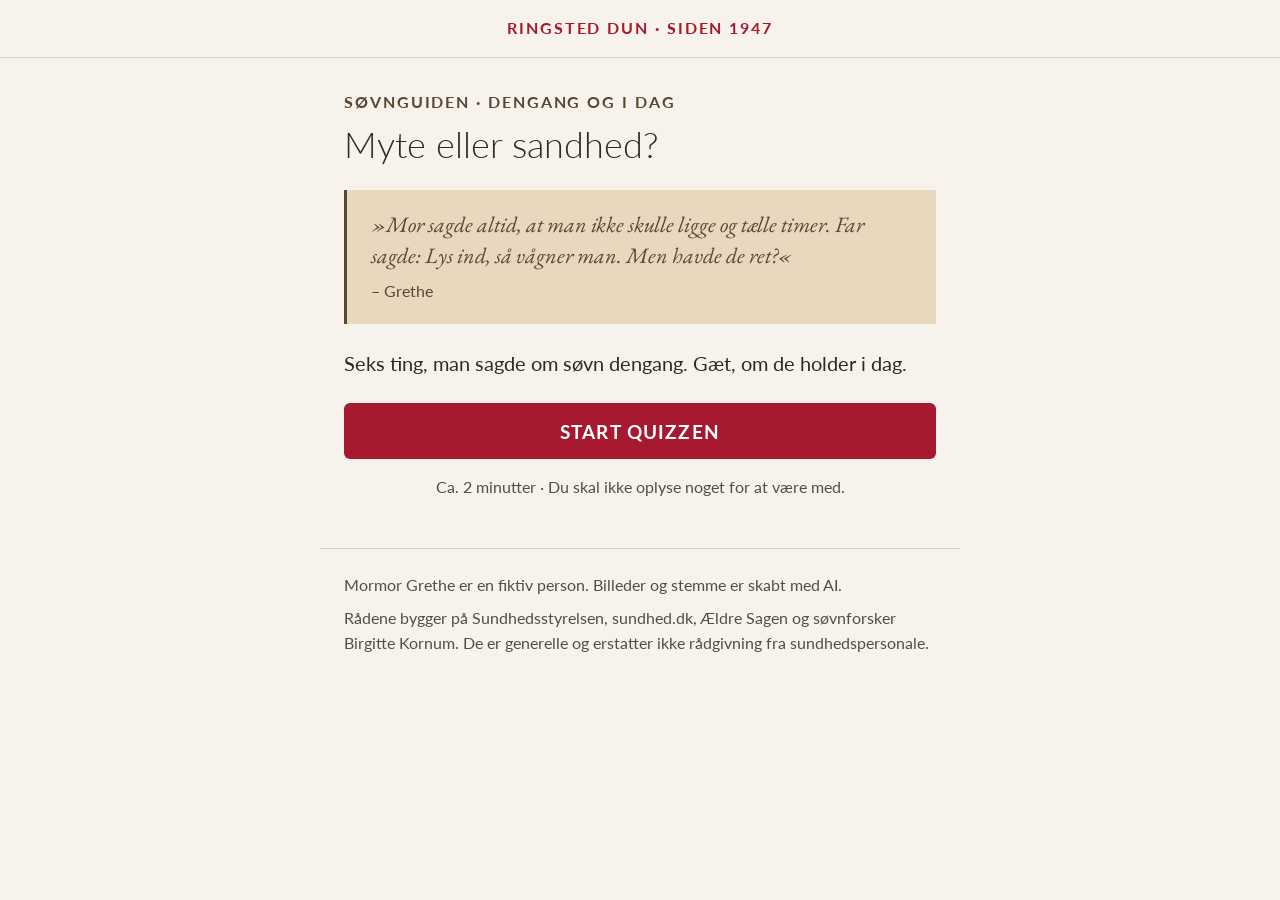
<file: quiz.html>
<!DOCTYPE html>
<html lang="da">
<head>
  <meta charset="UTF-8">
  <meta name="viewport" content="width=device-width, initial-scale=1.0">
  <title>Myte eller sandhed? · Ringsted Dun</title>
  <meta name="description" content="Seks ting, man sagde om søvn dengang. Gæt, om de holder i dag.">

  <!-- Skrifterne fra designguide v2: Lato til alt, EB Garamond kursiv kun til Grethes stemme -->
  <link rel="preconnect" href="https://fonts.googleapis.com">
  <link rel="preconnect" href="https://fonts.gstatic.com" crossorigin>
  <link href="https://fonts.googleapis.com/css2?family=EB+Garamond:ital,wght@0,400..800;1,400..800&family=Lato:ital,wght@0,100;0,300;0,400;0,700;0,900;1,100;1,300;1,400;1,700;1,900&display=swap" rel="stylesheet">

  <!-- quiz.css bliver lavet af Live Sass Compiler ud fra scss/quiz.scss. Ret i SCSS-filerne, ikke her -->
  <link rel="stylesheet" href="css/quiz.css">
</head>
<body>

  <header class="top">
    <p class="top__afsender">Ringsted Dun · siden 1947</p>
  </header>

  <!-- Hele quizzen vises inde i <main>. quiz.js skifter indholdet ud: start → spørgsmål → resultat -->
  <main id="quiz" class="quiz" tabindex="-1">
    <noscript>
      <p>Quizzen kræver, at JavaScript er slået til i din browser.</p>
    </noscript>
  </main>

  <footer class="bund">
    <p>Mormor Grethe er en fiktiv person. Billeder og stemme er skabt med AI.</p>
    <p>Rådene bygger på Sundhedsstyrelsen, sundhed.dk, Ældre Sagen og søvnforsker Birgitte Kornum. De er generelle og erstatter ikke rådgivning fra sundhedspersonale.</p>
  </footer>

  <!-- Spørgsmålene ligger i deres egen fil, så teksterne kan rettes uden at røre ved logikken.
       Derfor skal spoergsmaal.js indlæses før quiz.js -->
  <script src="js/spoergsmaal.js"></script>
  <script src="js/quiz.js"></script>
</body>
</html>
</file>
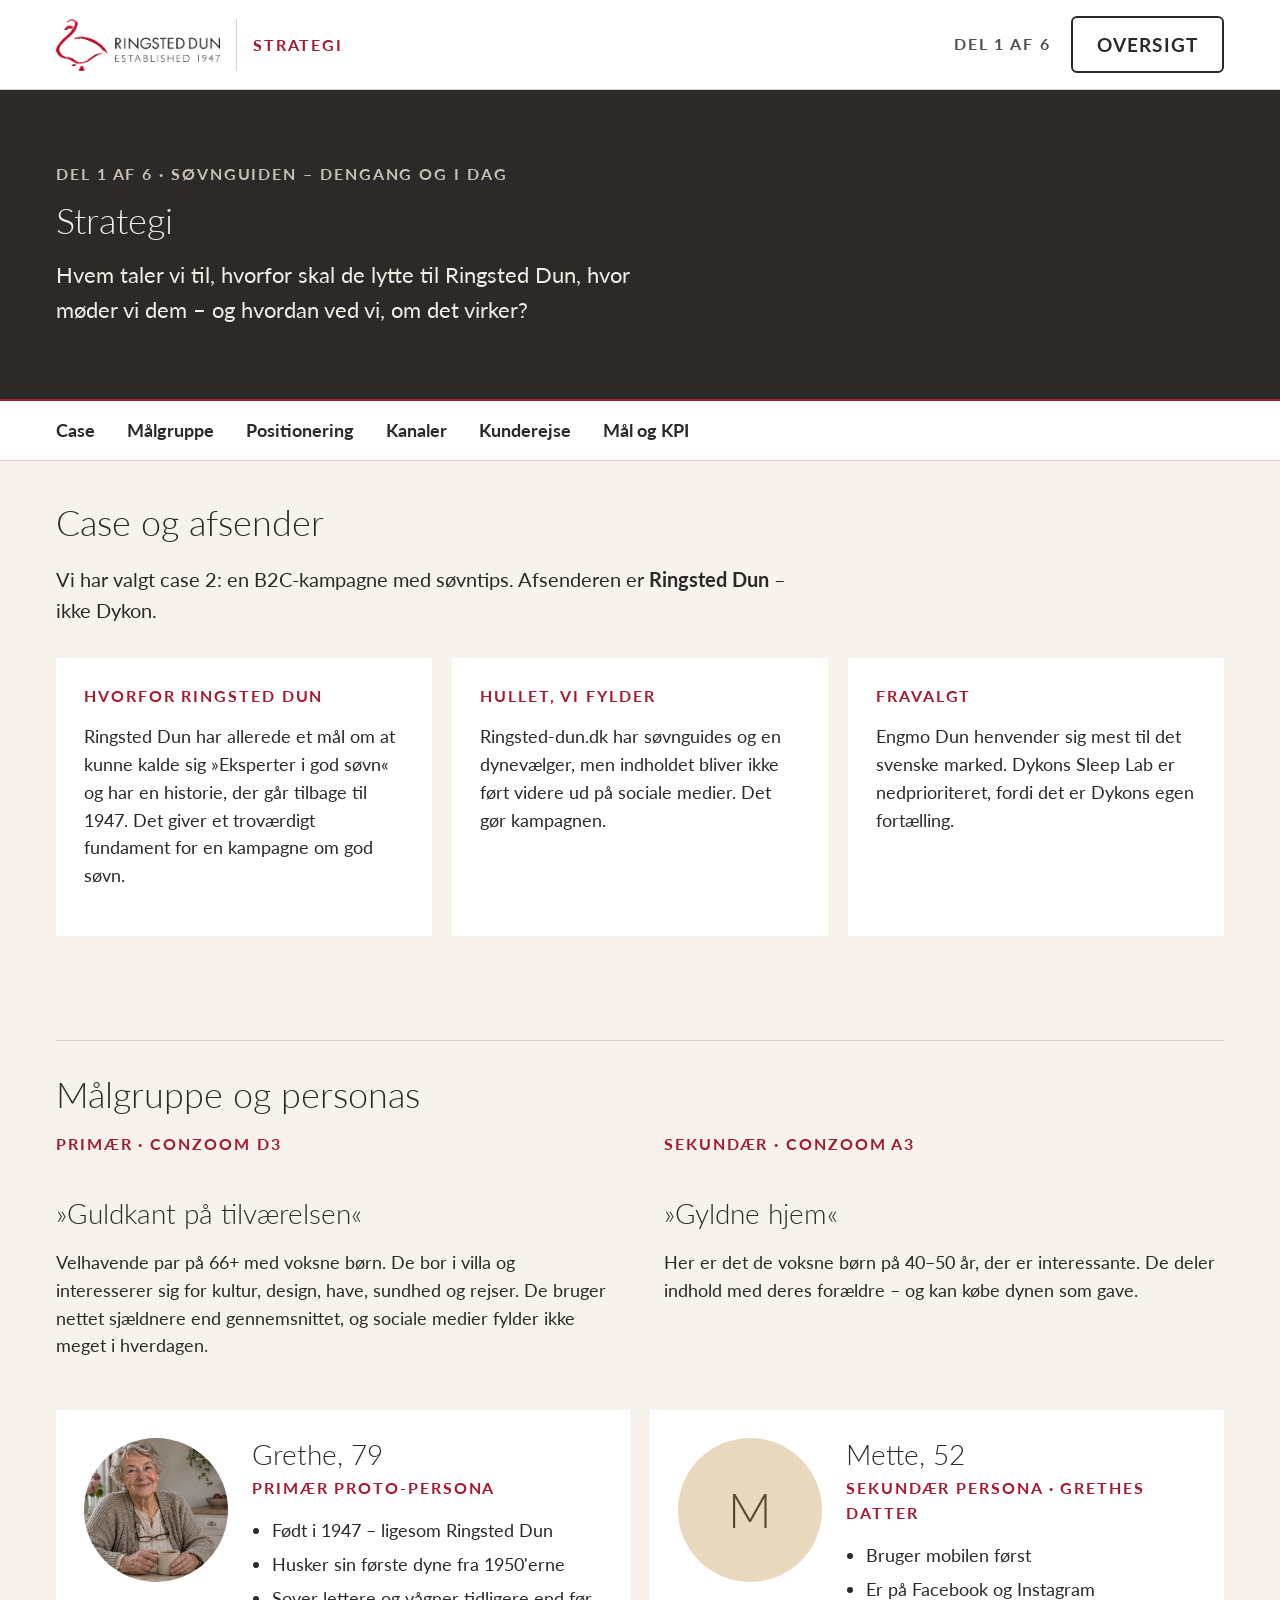
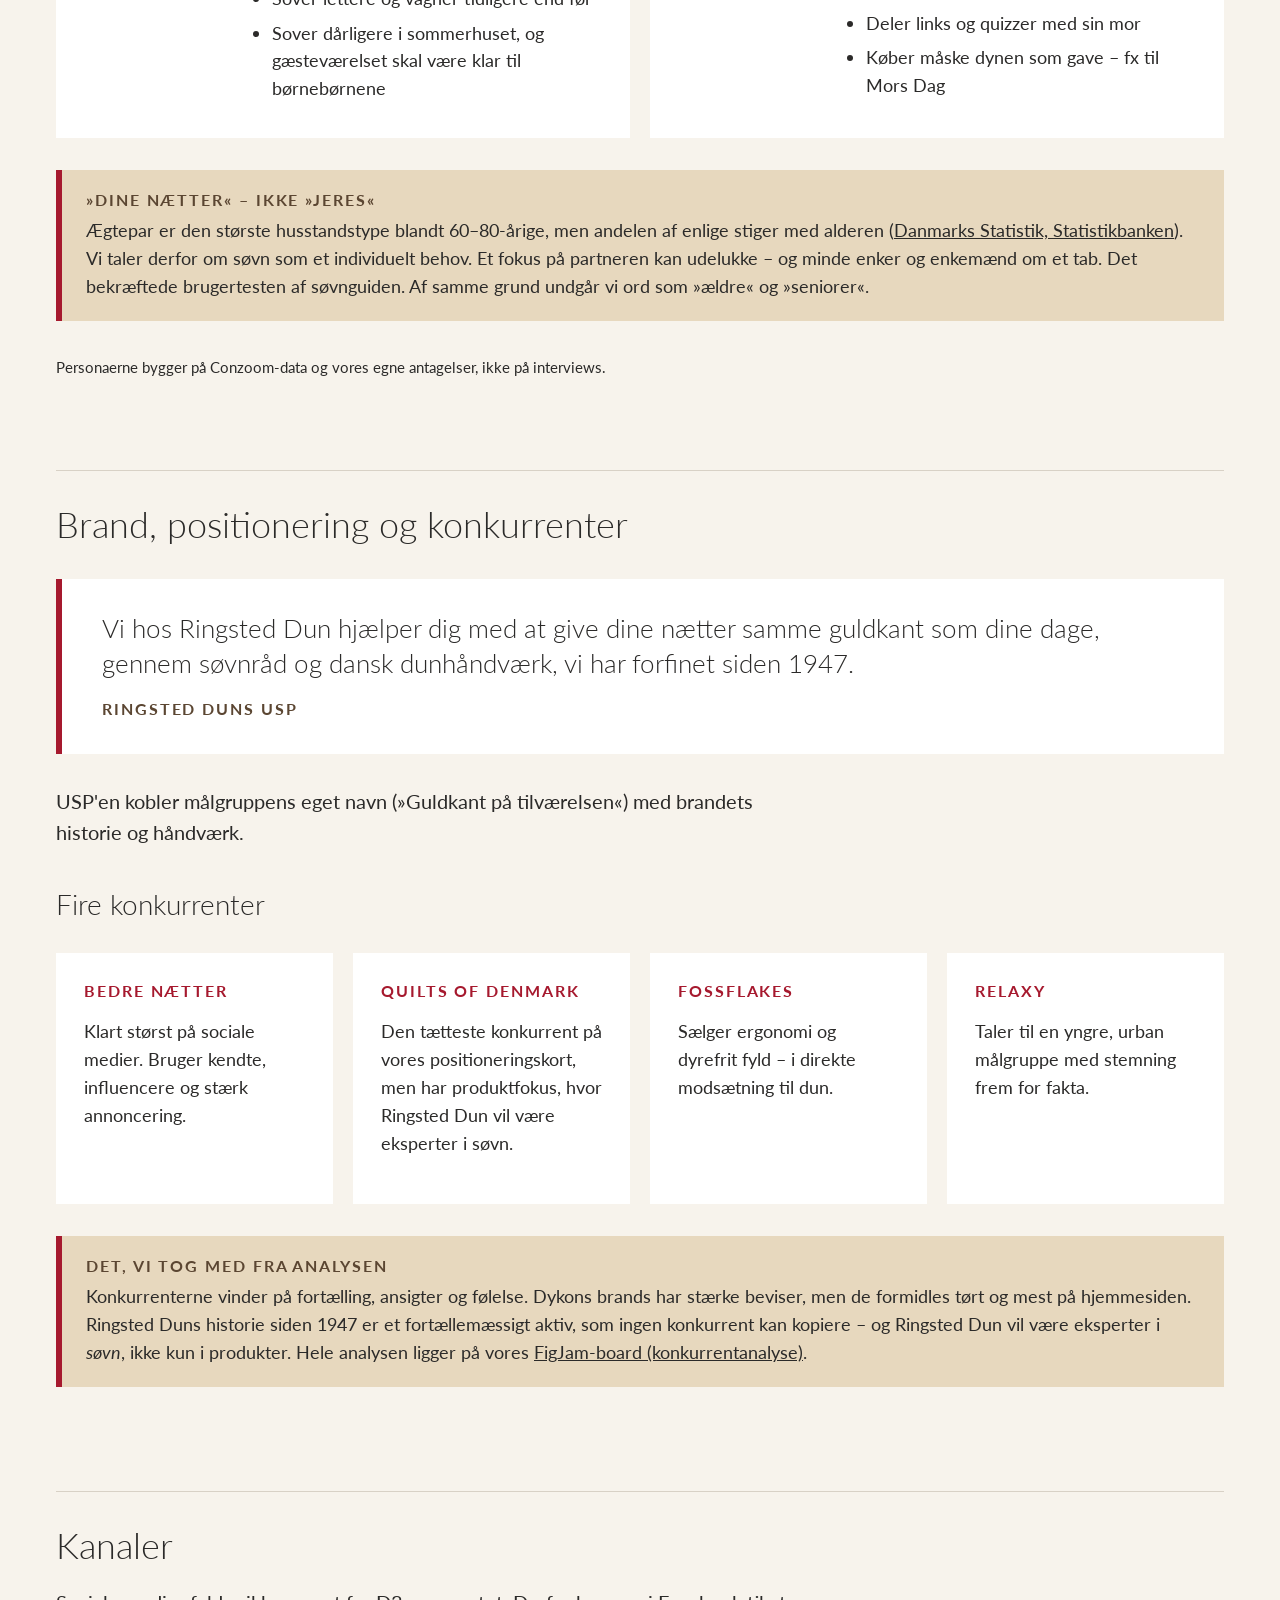
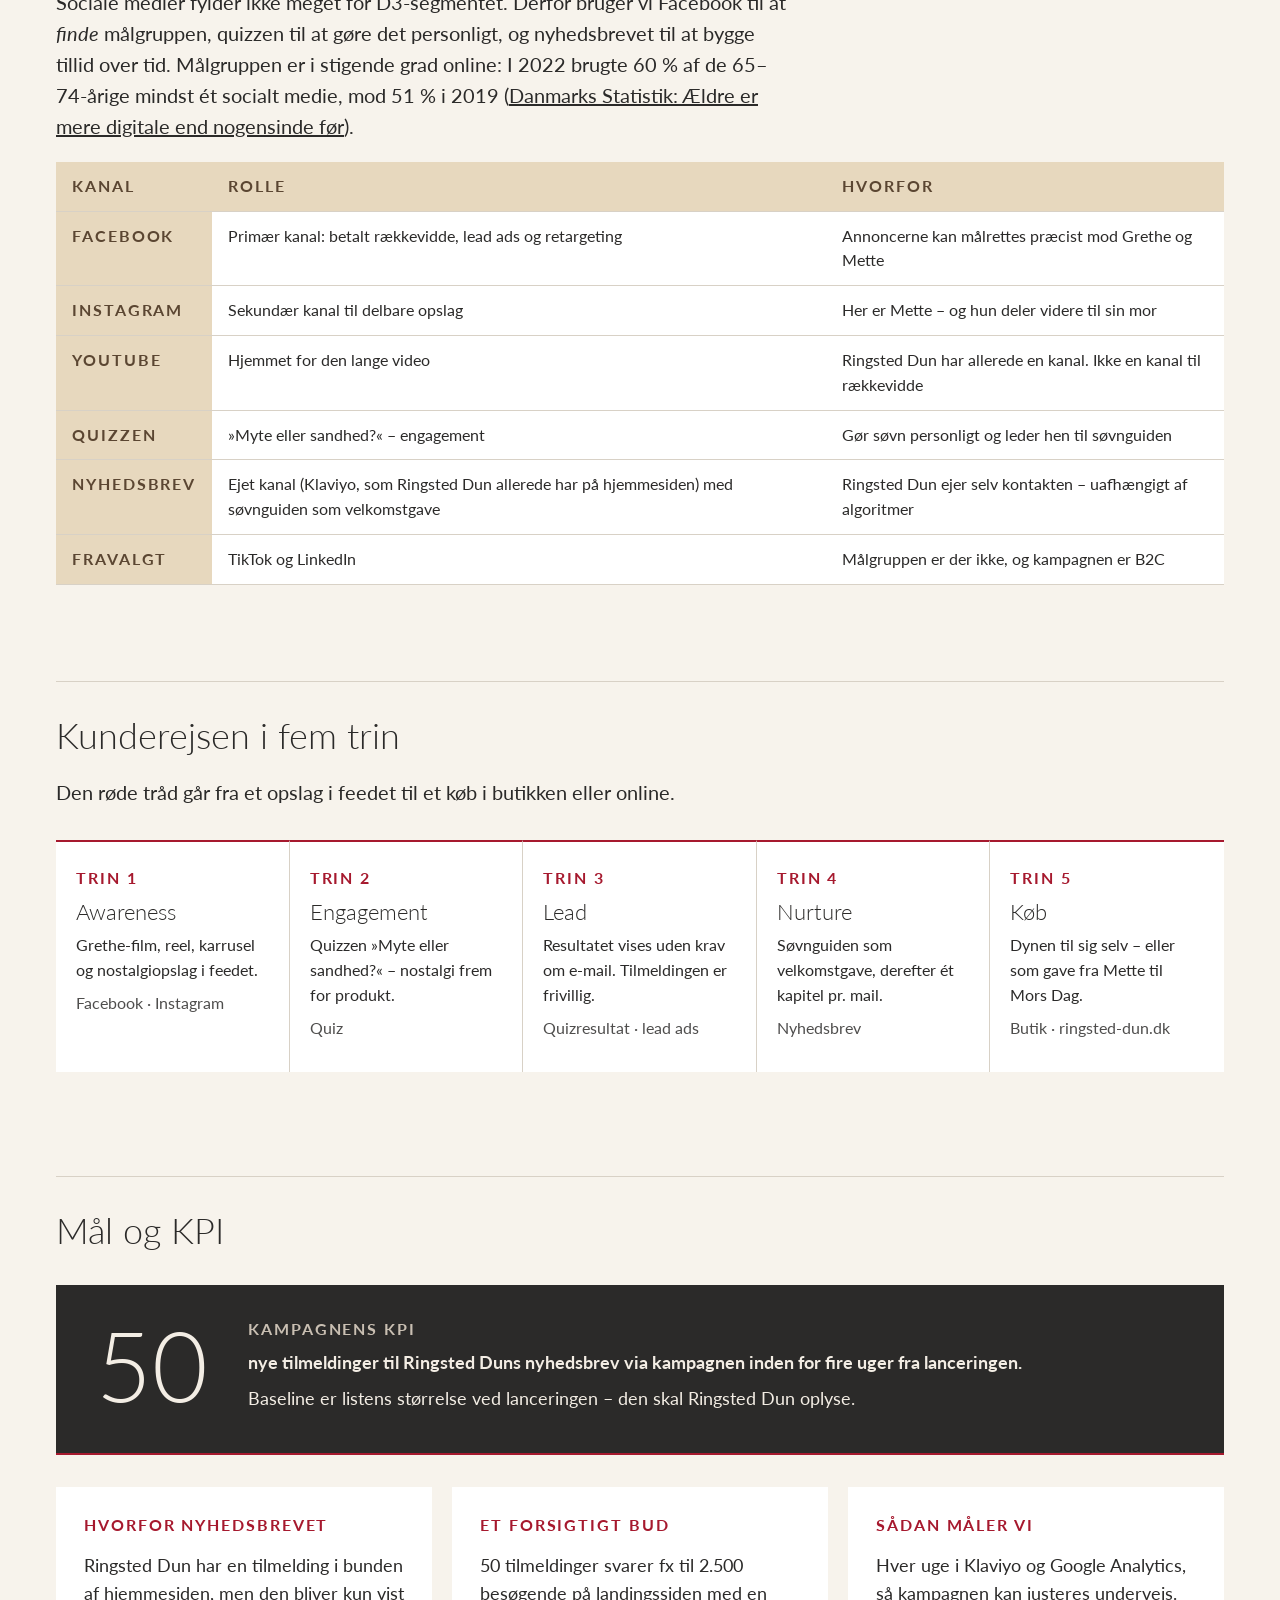
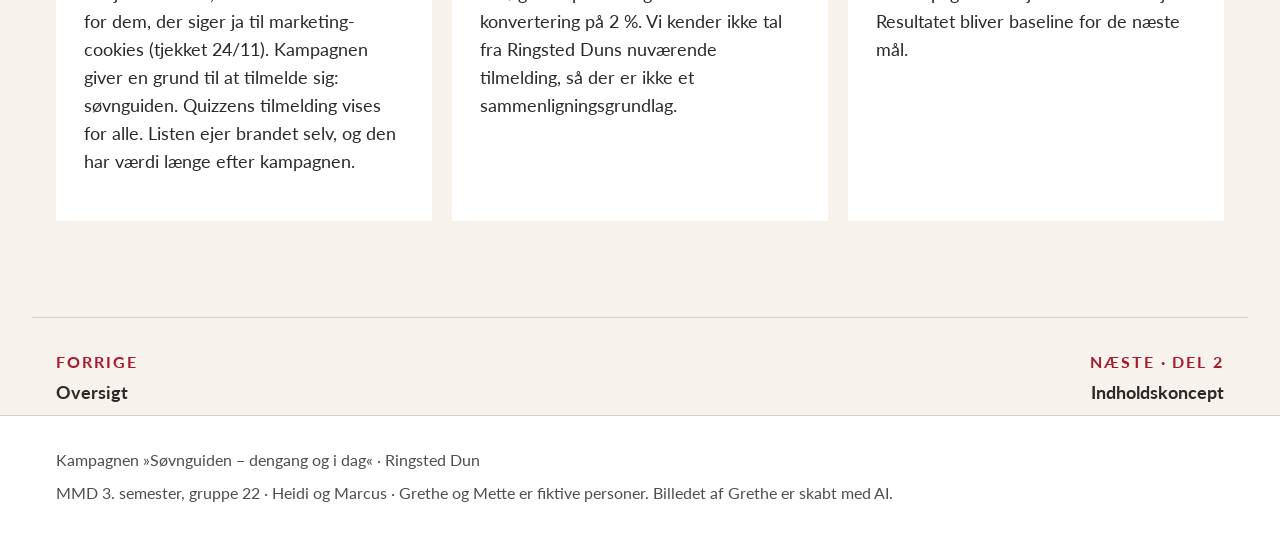
<file: strategi.html>
<!DOCTYPE html>
<html lang="da">
<head>
  <meta charset="UTF-8">
  <meta name="viewport" content="width=device-width, initial-scale=1.0">
  <title>Strategi · Søvnguiden – dengang og i dag · Ringsted Dun</title>
  <!-- Skrifterne fra designguide v2: Lato til alt, EB Garamond kursiv kun til Grethes stemme -->
  <link rel="preconnect" href="https://fonts.googleapis.com">
  <link rel="preconnect" href="https://fonts.gstatic.com" crossorigin>
  <link href="https://fonts.googleapis.com/css2?family=EB+Garamond:ital,wght@0,400..800;1,400..800&family=Lato:ital,wght@0,100;0,300;0,400;0,700;0,900;1,100;1,300;1,400;1,700;1,900&display=swap" rel="stylesheet">
  <!-- Samme design som playbooken (playbook.css) + det nye til præsentationen (praesentation.css).
       Begge laves af Live Sass Compiler ud fra scss/. Ret i SCSS-filerne -->
  <link rel="stylesheet" href="css/playbook.css">
  <link rel="stylesheet" href="css/praesentation.css">
</head>
<body>

  <a class="spring-over" href="#indhold">Spring til indholdet</a>

  <!-- ===== SIDEHOVED: logoet fører tilbage til oversigten (index.html) ===== -->
  <header class="hoved">
    <div class="hoved__linje indhold">
      <a class="hoved__logo" href="index.html">
        <img src="img/playbook/RDU_logo_aflang.png" alt="Ringsted Dun – til oversigten">
        <span>Strategi</span>
      </a>
      <div class="hoved__hoejre">
        <p class="hoved__trin">Del 1 af 6</p>
        <a class="knap knap--sekundaer hoved__pdf" href="index.html">Oversigt</a>
      </div>
    </div>
  </header>

  <main id="indhold">

    <!-- ===== FORSIDEBÅNDET ===== -->
    <section class="forside" aria-labelledby="titel">
      <div class="indhold forside__gitter">
        <div>
          <p class="forside__etiket">Del 1 af 6 · Søvnguiden – dengang og i dag</p>
          <h1 class="forside__titel" id="titel">Strategi</h1>
          <p class="forside__tekst">Hvem taler vi til, hvorfor skal de lytte til Ringsted Dun, hvor møder vi dem – og hvordan ved vi, om det virker?</p>
        </div>
      </div>
    </section>

    <!-- ===== MENU PÅ SIDEN: hver linje peger på et id længere nede ===== -->
    <nav class="sidenav" aria-label="Afsnit på siden">
      <div class="indhold">
        <ul>
          <li><a href="#case">Case</a></li>
          <li><a href="#maalgruppe">Målgruppe</a></li>
          <li><a href="#positionering">Positionering</a></li>
          <li><a href="#kanaler">Kanaler</a></li>
          <li><a href="#kunderejse">Kunderejse</a></li>
          <li><a href="#kpi">Mål og KPI</a></li>
        </ul>
      </div>
    </nav>

    <div class="indhold">

      <!-- ========== 1 · CASE ========== -->
      <section class="del" id="case" aria-labelledby="case-titel">
        <h2 id="case-titel">Case og afsender</h2>
        <p class="ingress">Vi har valgt case 2: en B2C-kampagne med søvntips. Afsenderen er <strong>Ringsted Dun</strong> – ikke Dykon.</p>
        <div class="kort-gitter kort-gitter--tre">
          <article class="kort">
            <h3>Hvorfor Ringsted Dun</h3>
            <p>Ringsted Dun har allerede et mål om at kunne kalde sig »Eksperter i god søvn« og har en historie, der går tilbage til 1947. Det giver et troværdigt fundament for en kampagne om god søvn.</p>
          </article>
          <article class="kort">
            <h3>Hullet, vi fylder</h3>
            <p>Ringsted-dun.dk har søvnguides og en dynevælger, men indholdet bliver ikke ført videre ud på sociale medier. Det gør kampagnen.</p>
          </article>
          <article class="kort">
            <h3>Fravalgt</h3>
            <p>Engmo Dun henvender sig mest til det svenske marked. Dykons Sleep Lab er nedprioriteret, fordi det er Dykons egen fortælling.</p>
          </article>
        </div>
      </section>

      <!-- ========== 2 · MÅLGRUPPE ========== -->
      <section class="del" id="maalgruppe" aria-labelledby="maalgruppe-titel">
        <h2 id="maalgruppe-titel">Målgruppe og personas</h2>
        <div class="to-spalter">
          <div>
            <p class="del__etiket">Primær · Conzoom D3</p>
            <h3>»Guldkant på tilværelsen«</h3>
            <p>Velhavende par på 66+ med voksne børn. De bor i villa og interesserer sig for kultur, design, have, sundhed og rejser. De bruger nettet sjældnere end gennemsnittet, og sociale medier fylder ikke meget i hverdagen.</p>
          </div>
          <div>
            <p class="del__etiket">Sekundær · Conzoom A3</p>
            <h3>»Gyldne hjem«</h3>
            <p>Her er det de voksne børn på 40–50 år, der er interessante. De deler indhold med deres forældre – og kan købe dynen som gave.</p>
          </div>
        </div>

        <div class="personaer">
          <article class="persona">
            <img src="img/guide/grethe_master.png" alt="Grethe, en kvinde sidst i 70'erne med gråt hår (AI-genereret, fiktiv person)">
            <div>
              <h3 class="persona__navn">Grethe, 79</h3>
              <p class="persona__rolle">Primær proto-persona</p>
              <ul>
                <li>Født i 1947 – ligesom Ringsted Dun</li>
                <li>Husker sin første dyne fra 1950'erne</li>
                <li>Sover lettere og vågner tidligere end før</li>
                <li>Sover dårligere i sommerhuset, og gæsteværelset skal være klar til børnebørnene</li>
              </ul>
            </div>
          </article>
          <article class="persona">
            <span class="persona__initial" aria-hidden="true">M</span>
            <div>
              <h3 class="persona__navn">Mette, 52</h3>
              <p class="persona__rolle">Sekundær persona · Grethes datter</p>
              <ul>
                <li>Bruger mobilen først</li>
                <li>Er på Facebook og Instagram</li>
                <li>Deler links og quizzer med sin mor</li>
                <li>Køber måske dynen som gave – fx til Mors Dag</li>
              </ul>
            </div>
          </article>
        </div>

        <div class="note">
          <h3>»Dine nætter« – ikke »jeres«</h3>
          <p>Ægtepar er den største husstandstype blandt 60–80-årige, men andelen af enlige stiger med alderen (<a href="https://www.statistikbanken.dk/statbank5a/default.asp?w=1920">Danmarks Statistik, Statistikbanken</a>). Vi taler derfor om søvn som et individuelt behov. Et fokus på partneren kan udelukke – og minde enker og enkemænd om et tab. Det bekræftede brugertesten af søvnguiden. Af samme grund undgår vi ord som »ældre« og »seniorer«.</p>
        </div>
        <p><small>Personaerne bygger på Conzoom-data og vores egne antagelser, ikke på interviews.</small></p>
      </section>

      <!-- ========== 3 · POSITIONERING ========== -->
      <section class="del" id="positionering" aria-labelledby="positionering-titel">
        <h2 id="positionering-titel">Brand, positionering og konkurrenter</h2>

        <blockquote class="udsagn">
          <p>Vi hos Ringsted Dun hjælper dig med at give dine nætter samme guldkant som dine dage, gennem søvnråd og dansk dunhåndværk, vi har forfinet siden 1947.</p>
          <footer>Ringsted Duns USP</footer>
        </blockquote>
        <p class="ingress">USP'en kobler målgruppens eget navn (»Guldkant på tilværelsen«) med brandets historie og håndværk.</p>

        <h3>Fire konkurrenter</h3>
        <div class="kort-gitter kort-gitter--fire">
          <article class="kort">
            <h3>Bedre Nætter</h3>
            <p>Klart størst på sociale medier. Bruger kendte, influencere og stærk annoncering.</p>
          </article>
          <article class="kort">
            <h3>Quilts of Denmark</h3>
            <p>Den tætteste konkurrent på vores positioneringskort, men har produktfokus, hvor Ringsted Dun vil være eksperter i søvn.</p>
          </article>
          <article class="kort">
            <h3>Fossflakes</h3>
            <p>Sælger ergonomi og dyrefrit fyld – i direkte modsætning til dun.</p>
          </article>
          <article class="kort">
            <h3>Relaxy</h3>
            <p>Taler til en yngre, urban målgruppe med stemning frem for fakta.</p>
          </article>
        </div>
        <div class="note">
          <h3>Det, vi tog med fra analysen</h3>
          <p>Konkurrenterne vinder på fortælling, ansigter og følelse. Dykons brands har stærke beviser, men de formidles tørt og mest på hjemmesiden. Ringsted Duns historie siden 1947 er et fortællemæssigt aktiv, som ingen konkurrent kan kopiere – og Ringsted Dun vil være eksperter i <em>søvn</em>, ikke kun i produkter. Hele analysen ligger på vores <a href="https://www.figma.com/board/niiu0S9VnHbLkp0h1nYT3d/Ringsted-Dun?node-id=12-1782">FigJam-board (konkurrentanalyse)</a>.</p>
        </div>
      </section>

      <!-- ========== 4 · KANALER ========== -->
      <section class="del" id="kanaler" aria-labelledby="kanaler-titel">
        <h2 id="kanaler-titel">Kanaler</h2>
        <p class="ingress">Sociale medier fylder ikke meget for D3-segmentet. Derfor bruger vi Facebook til at <em>finde</em> målgruppen, quizzen til at gøre det personligt, og nyhedsbrevet til at bygge tillid over tid. Målgruppen er i stigende grad online: I 2022 brugte 60 % af de 65–74-årige mindst ét socialt medie, mod 51 % i 2019 (<a href="https://www.dst.dk/da/Statistik/udgivelser/bagtal/2023-06-02-aeldre-er-mere-digitale">Danmarks Statistik: Ældre er mere digitale end nogensinde før</a>).</p>
        <div class="tabel-ramme">
          <table class="tabel">
            <caption class="sr-only">Kanalerne og deres rolle i kampagnen</caption>
            <thead>
              <tr><th scope="col">Kanal</th><th scope="col">Rolle</th><th scope="col">Hvorfor</th></tr>
            </thead>
            <tbody>
              <tr><th scope="row">Facebook</th><td>Primær kanal: betalt rækkevidde, lead ads og retargeting</td><td>Annoncerne kan målrettes præcist mod Grethe og Mette</td></tr>
              <tr><th scope="row">Instagram</th><td>Sekundær kanal til delbare opslag</td><td>Her er Mette – og hun deler videre til sin mor</td></tr>
              <tr><th scope="row">YouTube</th><td>Hjemmet for den lange video</td><td>Ringsted Dun har allerede en kanal. Ikke en kanal til rækkevidde</td></tr>
              <tr><th scope="row">Quizzen</th><td>»Myte eller sandhed?« – engagement</td><td>Gør søvn personligt og leder hen til søvnguiden</td></tr>
              <tr><th scope="row">Nyhedsbrev</th><td>Ejet kanal (Klaviyo, som Ringsted Dun allerede har på hjemmesiden) med søvnguiden som velkomstgave</td><td>Ringsted Dun ejer selv kontakten – uafhængigt af algoritmer</td></tr>
              <tr><th scope="row">Fravalgt</th><td>TikTok og LinkedIn</td><td>Målgruppen er der ikke, og kampagnen er B2C</td></tr>
            </tbody>
          </table>
        </div>
      </section>

      <!-- ========== 5 · KUNDEREJSE ========== -->
      <section class="del" id="kunderejse" aria-labelledby="kunderejse-titel">
        <h2 id="kunderejse-titel">Kunderejsen i fem trin</h2>
        <p class="ingress">Den røde tråd går fra et opslag i feedet til et køb i butikken eller online.</p>
        <!-- Ét <li> pr. trin. »Trin 1« osv. skrives af CSS (counter), så rækkefølgen passer af sig selv -->
        <ol class="rejse">
          <li>
            <h3 class="rejse__navn">Awareness</h3>
            <p>Grethe-film, reel, karrusel og nostalgiopslag i feedet.</p>
            <p class="rejse__kanal">Facebook · Instagram</p>
          </li>
          <li>
            <h3 class="rejse__navn">Engagement</h3>
            <p>Quizzen »Myte eller sandhed?« – nostalgi frem for produkt.</p>
            <p class="rejse__kanal">Quiz</p>
          </li>
          <li>
            <h3 class="rejse__navn">Lead</h3>
            <p>Resultatet vises uden krav om e-mail. Tilmeldingen er frivillig.</p>
            <p class="rejse__kanal">Quizresultat · lead ads</p>
          </li>
          <li>
            <h3 class="rejse__navn">Nurture</h3>
            <p>Søvnguiden som velkomstgave, derefter ét kapitel pr. mail.</p>
            <p class="rejse__kanal">Nyhedsbrev</p>
          </li>
          <li>
            <h3 class="rejse__navn">Køb</h3>
            <p>Dynen til sig selv – eller som gave fra Mette til Mors Dag.</p>
            <p class="rejse__kanal">Butik · ringsted-dun.dk</p>
          </li>
        </ol>
      </section>

      <!-- ========== 6 · MÅL OG KPI ========== -->
      <section class="del" id="kpi" aria-labelledby="kpi-titel">
        <h2 id="kpi-titel">Mål og KPI</h2>
        <div class="kpi">
          <p class="kpi__tal">50</p>
          <div>
            <p class="kpi__etiket">Kampagnens KPI</p>
            <p><strong>nye tilmeldinger til Ringsted Duns nyhedsbrev via kampagnen inden for fire uger fra lanceringen.</strong></p>
            <p>Baseline er listens størrelse ved lanceringen – den skal Ringsted Dun oplyse.</p>
          </div>
        </div>
        <div class="kort-gitter kort-gitter--tre">
          <article class="kort">
            <h3>Hvorfor nyhedsbrevet</h3>
            <p>Ringsted Dun har en tilmelding i bunden af hjemmesiden, men den bliver kun vist for dem, der siger ja til marketing-cookies (tjekket 24/11). Kampagnen giver en grund til at tilmelde sig: søvnguiden. Quizzens tilmelding vises for alle. Listen ejer brandet selv, og den har værdi længe efter kampagnen.</p>
          </article>
          <article class="kort">
            <h3>Et forsigtigt bud</h3>
            <p>50 tilmeldinger svarer fx til 2.500 besøgende på landingssiden med en konvertering på 2 %. Vi kender ikke tal fra Ringsted Duns nuværende tilmelding, så der er ikke et sammenligningsgrundlag.</p>
          </article>
          <article class="kort">
            <h3>Sådan måler vi</h3>
            <p>Hver uge i Klaviyo og Google Analytics, så kampagnen kan justeres undervejs. Resultatet bliver baseline for de næste mål.</p>
          </article>
        </div>
      </section>

    </div>

    <!-- ===== BLADR: forrige og næste del af præsentationen ===== -->
    <nav class="bladr" aria-label="Præsentationen">
      <a href="index.html"><span>Forrige</span><strong>Oversigt</strong></a>
      <a class="bladr__naeste" href="indholdskoncept.html"><span>Næste · del 2</span><strong>Indholdskoncept</strong></a>
    </nav>
  </main>

  <footer class="bund">
    <div class="indhold">
      <p>Kampagnen »Søvnguiden – dengang og i dag« · Ringsted Dun</p>
      <p>MMD 3. semester, gruppe 22 · Heidi og Marcus · Grethe og Mette er fiktive personer. Billedet af Grethe er skabt med AI.</p>
    </div>
  </footer>

</body>
</html>
</file>
<file: css/playbook.css>
@charset "UTF-8";
.lato-thin {
  font-family: "Lato", sans-serif;
  font-weight: 100;
  font-style: normal;
}

.lato-thin-italic {
  font-family: "Lato", sans-serif;
  font-weight: 100;
  font-style: italic;
}

.lato-light {
  font-family: "Lato", sans-serif;
  font-weight: 300;
  font-style: normal;
}

.lato-light-italic {
  font-family: "Lato", sans-serif;
  font-weight: 300;
  font-style: italic;
}

.lato-regular {
  font-family: "Lato", sans-serif;
  font-weight: 400;
  font-style: normal;
}

.lato-regular-italic {
  font-family: "Lato", sans-serif;
  font-weight: 400;
  font-style: italic;
}

.lato-bold {
  font-family: "Lato", sans-serif;
  font-weight: 700;
  font-style: normal;
}

.lato-bold-italic {
  font-family: "Lato", sans-serif;
  font-weight: 700;
  font-style: italic;
}

.lato-black {
  font-family: "Lato", sans-serif;
  font-weight: 900;
  font-style: normal;
}

.lato-black-italic {
  font-family: "Lato", sans-serif;
  font-weight: 900;
  font-style: italic;
}

.eb-garamond-italic {
  font-family: "EB Garamond", Georgia, serif;
  font-optical-sizing: auto;
  font-weight: 400;
  font-style: italic;
}

* {
  box-sizing: border-box;
}

body {
  margin: 0;
  background: #F7F3EC;
  color: #2B2A29;
  font-family: "Lato", sans-serif;
  font-size: 1.125rem;
  font-weight: 400;
  line-height: 1.55;
}

h1, h2, h3 {
  font-family: "Lato", sans-serif;
  font-weight: 300;
  line-height: 1.2;
  margin: 0 0 1rem;
}
h1:focus, h2:focus, h3:focus {
  outline: none;
}

h1 {
  font-size: 2.25rem;
}

h2 {
  font-size: 1.75rem;
}

img {
  max-width: 100%;
  display: block;
}

.top {
  padding: 1rem 1.5rem;
  border-bottom: 1px solid #D8D1C6;
}
.top__afsender {
  font-family: "Lato", sans-serif;
  font-size: 1rem;
  font-weight: 700;
  text-transform: uppercase;
  letter-spacing: 0.12em;
  margin: 0;
  color: #A6192E;
  text-align: center;
}

.bund {
  max-width: 40rem;
  margin: 3rem auto 0;
  padding: 1.5rem;
  border-top: 1px solid #D8D1C6;
  color: #4F4E4D;
  font-size: 1rem;
}
.bund p {
  margin: 0 0 0.5rem;
}

.knap:focus-visible {
  outline: 3px solid #A6192E;
  outline-offset: 3px;
}
.knap {
  display: block;
  width: 100%;
  min-height: 56px;
  padding: 0.75rem 1.5rem;
  border: 2px solid transparent;
  border-radius: 6px;
  font-family: "Lato", sans-serif;
  font-size: 1.1875rem;
  font-weight: 700;
  text-transform: uppercase;
  letter-spacing: 0.06em;
  cursor: pointer;
}
.knap--primaer {
  background: #A6192E;
  color: #FFFFFF;
  margin-top: 1.5rem;
}
.knap--primaer:hover {
  background: #2B2A29;
}
.knap--valg {
  font-family: "Lato", sans-serif;
  font-size: 1.1875rem;
  font-weight: 700;
  text-transform: uppercase;
  letter-spacing: 0.12em;
  background: #FFFFFF;
  color: #2B2A29;
  border-color: #2B2A29;
}
.knap--valg:hover:not(:disabled) {
  background: #E7D8BE;
}
.knap--valg:disabled {
  cursor: default;
  opacity: 0.55;
}
.knap--valgt:disabled {
  opacity: 1;
  background: #2B2A29;
  color: #FFFFFF;
}
.knap--valgt.knap--rigtig:disabled {
  background: #2F6B3A;
  border-color: #2F6B3A;
}
.knap--sekundaer {
  background: transparent;
  color: #2B2A29;
  border-color: #2B2A29;
}
.knap--sekundaer:hover {
  background: #E7D8BE;
}
.knap--link {
  background: none;
  color: #2B2A29;
  text-decoration: underline;
  text-transform: none;
  letter-spacing: 0;
  font-size: 1.125rem;
  font-weight: 400;
  min-height: 48px;
}

body {
  font-family: "Lato", sans-serif;
}

h1, h2, h3 {
  font-family: "Lato", sans-serif;
  font-weight: 300;
  line-height: 1.2;
}

h3 {
  font-size: 1.75rem;
  margin: 2.5rem 0 0.75rem;
}

a {
  color: #2B2A29;
}

code {
  font-family: "Lato", sans-serif;
  font-size: 0.9em;
  background: #E7D8BE;
  padding: 0.1rem 0.3rem;
  overflow-wrap: anywhere;
}

.sr-only {
  position: absolute;
  width: 1px;
  height: 1px;
  overflow: hidden;
  clip: rect(0, 0, 0, 0);
  white-space: nowrap;
}

.spring-over {
  position: absolute;
  left: 8px;
  top: -100px;
  z-index: 100;
  padding: 12px 18px;
  background: #2B2A29;
  color: #FFFFFF;
  font-weight: 700;
}

.spring-over:focus {
  top: 8px;
}

.indhold {
  max-width: 76rem;
  margin: 0 auto;
  padding: 0 1.5rem;
}

.knap {
  font-family: "Lato", sans-serif;
  font-size: 1.1875rem;
  text-transform: uppercase;
  letter-spacing: 0.06em;
  text-decoration: none;
}

.knap--sekundaer:hover {
  background: #E7D8BE;
}

.knap--link {
  text-transform: none;
  letter-spacing: 0;
  font-size: 1rem;
}

.hoved {
  background: #FFFFFF;
  border-bottom: 1px solid #D8D1C6;
}

.hoved__linje {
  display: flex;
  align-items: center;
  justify-content: space-between;
  gap: 1.5rem;
  padding-top: 1rem;
  padding-bottom: 1rem;
}

.hoved__logo {
  display: flex;
  align-items: center;
  gap: 1rem;
  text-decoration: none;
}

.hoved__logo img {
  height: 52px;
  width: auto;
}

.hoved__logo span {
  margin: 0;
  font-family: "Lato", sans-serif;
  font-size: 1rem;
  font-weight: 700;
  letter-spacing: 0.12em;
  text-transform: uppercase;
  color: #A6192E;
  padding-left: 1rem;
  border-left: 1px solid #D8D1C6;
  line-height: 52px;
}

.hoved__pdf {
  display: inline-flex;
  align-items: center;
  flex-shrink: 0;
  width: auto;
  min-height: 48px;
  font-size: 1.1875rem;
}

.soeg {
  position: relative;
  flex: 0 1 26rem;
}

.soeg input {
  width: 100%;
  min-height: 48px;
  padding: 0.5rem 1rem;
  border: 1px solid #D8D1C6;
  border-radius: 24px;
  background: #F7F3EC;
  font-family: "Lato", sans-serif;
  font-size: 1rem;
}

.soeg input:focus-visible {
  outline: 3px solid #A6192E;
  outline-offset: 2px;
}

.soeg__resultater {
  position: absolute;
  top: calc(100% + 0.5rem);
  left: 0;
  right: 0;
  z-index: 50;
  max-height: 70vh;
  overflow-y: auto;
  margin: 0;
  padding: 0.5rem 0;
  list-style: none;
  background: #FFFFFF;
  border: 1px solid #D8D1C6;
  box-shadow: 0 8px 24px rgba(43, 42, 41, 0.12);
}

.soeg__resultater[hidden] {
  display: none;
}

.soeg__resultater a {
  display: block;
  padding: 0.5rem 1rem;
  text-decoration: none;
}

.soeg__resultater a:hover,
.soeg__resultater a:focus-visible {
  background: #E7D8BE;
  outline: none;
}

.soeg__resultater small {
  margin: 0;
  font-family: "Lato", sans-serif;
  font-size: 1rem;
  font-weight: 700;
  letter-spacing: 0.12em;
  text-transform: uppercase;
  color: #A6192E;
  display: block;
}

.soeg__resultater mark {
  background: #E7D8BE;
  color: inherit;
  font-weight: 700;
}

.soeg__tom {
  padding: 0.5rem 1rem;
  color: #4F4E4D;
}

.menu {
  border-top: 1px solid #D8D1C6;
}

.menu ul {
  display: flex;
  flex-wrap: wrap;
  gap: 0 2rem;
  list-style: none;
}

.menu a {
  display: block;
  padding: 1rem 0 0.75rem;
  border-bottom: 3px solid transparent;
  text-decoration: none;
  font-weight: 700;
}

.menu a:hover {
  border-bottom-color: #D8D1C6;
}

.menu a:focus-visible {
  outline: 3px solid #A6192E;
  outline-offset: 2px;
}

.menu a.aktiv {
  border-bottom-color: #A6192E;
}

@media (max-width: 700px) {
  .hoved__linje {
    flex-wrap: wrap;
  }
  .soeg {
    flex-basis: 100%;
  }
  .menu ul {
    gap: 0 1.25rem;
  }
}
.afsnit[hidden] {
  display: none;
}

.afsnit {
  padding-bottom: 3rem;
}

.afsnit h2:focus,
.afsnit h1:focus {
  outline: none;
}

.afsnit__top {
  margin-bottom: 2rem;
  padding: 3rem 0 2rem;
  border-bottom: 1px solid #D8D1C6;
}

.afsnit__top h2 {
  font-size: 2.25rem;
  margin-bottom: 0.5rem;
}

.afsnit__top p {
  max-width: 44rem;
  margin: 0;
  font-size: 1.25rem;
}

.forside {
  margin-bottom: 2.5rem;
  padding: 4.5rem 0;
  background: #2B2A29;
  color: #F3EDE4;
  border-bottom: 2px solid #A6192E;
}

.forside__gitter {
  display: grid;
  grid-template-columns: minmax(0, 1fr) minmax(0, 26rem);
  gap: 3rem;
  align-items: center;
}

.forside__illustration {
  margin: 0;
}

.forside__illustration[hidden] {
  display: none;
}

.forside__illustration img {
  width: 100%;
  max-height: 22rem;
  -o-object-fit: contain;
     object-fit: contain;
}

@media (max-width: 800px) {
  .forside__gitter {
    grid-template-columns: minmax(0, 1fr);
  }
  .forside__illustration img {
    max-height: 14rem;
  }
}
.forside__etiket {
  margin: 0;
  font-family: "Lato", sans-serif;
  font-size: 1rem;
  font-weight: 700;
  letter-spacing: 0.12em;
  text-transform: uppercase;
  color: #C9BFB2;
}

.forside__titel {
  margin: 0.75rem 0 1rem;
  font-size: 2.25rem;
  font-weight: 300;
}

.forside__tekst {
  max-width: 40rem;
  margin: 0;
  font-size: 1.375rem;
}

.forside__knap {
  display: inline-block;
  width: auto;
  margin-top: 2rem;
  line-height: 2;
}

.bladr {
  display: flex;
  justify-content: space-between;
  gap: 1rem;
  max-width: 76rem;
  margin: 3rem auto 0;
  padding: 1.5rem 1.5rem 0;
  border-top: 1px solid #D8D1C6;
}

.bladr a {
  display: inline-flex;
  flex-direction: column;
  gap: 0.25rem;
  min-height: 56px;
  padding: 0.5rem 0;
  text-decoration: none;
}

.bladr a:focus-visible {
  outline: 3px solid #A6192E;
  outline-offset: 3px;
}

.bladr a span {
  margin: 0;
  font-family: "Lato", sans-serif;
  font-size: 1rem;
  font-weight: 700;
  letter-spacing: 0.12em;
  text-transform: uppercase;
  color: #A6192E;
}

.bladr a:hover strong {
  text-decoration: underline;
}

.bladr__naeste {
  margin-left: auto;
  text-align: right;
}

.kort-gitter {
  display: grid;
  grid-template-columns: repeat(auto-fill, minmax(18rem, 1fr));
  gap: 1.25rem;
  margin: 2rem 0;
}

.kort-gitter--tre {
  grid-template-columns: repeat(auto-fill, minmax(min(100%, 20rem), 1fr));
}

.kort {
  background: #FFFFFF;
  padding: 1.75rem;
}

.kort h3 {
  margin: 0;
  font-family: "Lato", sans-serif;
  font-size: 1rem;
  font-weight: 700;
  letter-spacing: 0.12em;
  text-transform: uppercase;
  color: #A6192E;
  margin-bottom: 0.75rem;
}

.kort ul,
.kort ol {
  margin: 0 0 0.75rem;
  padding-left: 1.25rem;
}

.kort li {
  margin-bottom: 0.4rem;
}

.to-spalter {
  display: grid;
  grid-template-columns: repeat(auto-fit, minmax(min(100%, 24rem), 1fr));
  gap: 0 3rem;
}

.tabel-ramme {
  overflow-x: auto;
  margin-bottom: 1.5rem;
}

.tabel {
  width: 100%;
  border-collapse: collapse;
  background: #FFFFFF;
  font-size: 1rem;
}

.tabel th,
.tabel td {
  text-align: left;
  vertical-align: top;
  padding: 0.75rem 1rem;
  border-bottom: 1px solid #D8D1C6;
}

.tabel th {
  margin: 0;
  font-family: "Lato", sans-serif;
  font-size: 1rem;
  font-weight: 700;
  letter-spacing: 0.12em;
  text-transform: uppercase;
  color: #5B4632;
  background: #E7D8BE;
}

.ordliste {
  margin: 0;
  background: #FFFFFF;
  padding: 0.5rem 1.5rem;
}

.ordliste dt {
  margin: 0;
  font-family: "Lato", sans-serif;
  font-size: 1rem;
  font-weight: 700;
  letter-spacing: 0.12em;
  text-transform: uppercase;
  color: #A6192E;
  padding-top: 1rem;
}

.ordliste dd {
  margin: 0.25rem 0 0;
  padding-bottom: 1rem;
  border-bottom: 1px solid #D8D1C6;
}

.ordliste dd:last-child {
  border-bottom: 0;
}

.note {
  margin: 2rem 0;
  padding: 1.25rem 1.5rem;
  background: #E7D8BE;
  border-left: 6px solid #A6192E;
}

.note h3 {
  margin: 0;
  font-family: "Lato", sans-serif;
  font-size: 1rem;
  font-weight: 700;
  letter-spacing: 0.12em;
  text-transform: uppercase;
  color: #5B4632;
  margin-bottom: 0.5rem;
}

.note p {
  margin: 0;
}

.laering {
  padding-left: 1.5rem;
}

.laering li {
  margin-bottom: 0.75rem;
}

.laering li::marker {
  color: #A6192E;
  font-weight: 700;
}

.soejler {
  display: grid;
  grid-template-columns: repeat(auto-fit, minmax(min(100%, 13rem), 1fr));
  gap: 1rem;
  margin-bottom: 2rem;
}

.soejle {
  padding: 1.5rem;
  background: #FFFFFF;
}

.soejle p {
  margin: 0 0 0.75rem;
}

.soejle h4 {
  margin: 0 0 0.25rem;
  font-size: 1.375rem;
  font-weight: 300;
}

.soejle__andel {
  font-size: 2.5rem;
  font-weight: 300;
  line-height: 1;
  color: #A6192E;
}

.soejle__spoergsmaal {
  color: #5B4632;
  font-weight: 700;
}

.soejle__eks {
  padding-top: 0.75rem;
  border-top: 1px solid #D8D1C6;
  color: #4F4E4D;
}

.tabel--tal td + td {
  text-align: center;
}

.tabel--tal small {
  display: block;
  color: #4F4E4D;
  font-size: 1rem;
}

.maaneder {
  display: grid;
  grid-template-columns: repeat(auto-fill, minmax(min(100%, 15rem), 1fr));
  gap: 1rem;
  margin: 0;
  padding: 0;
  list-style: none;
}

.maaned {
  padding: 1.25rem;
  background: #FFFFFF;
}

.maaned p {
  margin: 0 0 0.5rem;
}

.maaned__navn {
  margin: 0;
  font-family: "Lato", sans-serif;
  font-size: 1rem;
  font-weight: 700;
  letter-spacing: 0.12em;
  text-transform: uppercase;
  color: #A6192E;
}

.maaned__fase {
  font-weight: 700;
}

.maaned--kampagne {
  background: #E7D8BE;
  border-left: 6px solid #A6192E;
}

.faner {
  display: flex;
  flex-wrap: wrap;
  gap: 0.5rem;
  margin-bottom: 2rem;
}

.faner[hidden] {
  display: none;
}

.faner .knap {
  display: inline-block;
  width: auto;
  min-height: 48px;
  font-size: 1rem;
}

.faner .knap--aktiv {
  background: #2B2A29;
  color: #FFFFFF;
  border-color: #2B2A29;
}

.vaerksted {
  display: grid;
  grid-template-columns: minmax(0, 1fr) minmax(0, 26rem);
  gap: 3rem;
  align-items: start;
}

.vaerksted[hidden] {
  display: none;
}

.vaerksted__side {
  position: sticky;
  top: 1rem;
}

@media (max-width: 1000px) {
  .vaerksted {
    grid-template-columns: minmax(0, 1fr);
  }
  .vaerksted__side {
    position: static;
  }
}
.side__etiket {
  margin: 0;
  font-family: "Lato", sans-serif;
  font-size: 1rem;
  font-weight: 700;
  letter-spacing: 0.12em;
  text-transform: uppercase;
  color: #5B4632;
  margin: 0 0 0.75rem;
}

.trin {
  list-style: none;
  margin: 0;
  padding: 0;
  counter-reset: trin;
}

.trin > li {
  counter-increment: trin;
  padding: 0 0 2.5rem 1.5rem;
  border-left: 2px solid #D8D1C6;
}

.trin > li:last-child {
  padding-bottom: 0;
}

.trin > li > h3 {
  margin: 0 0 0.75rem;
}

.trin > li > h3::before {
  margin: 0;
  font-family: "Lato", sans-serif;
  font-size: 1rem;
  font-weight: 700;
  letter-spacing: 0.12em;
  text-transform: uppercase;
  color: #A6192E;
  content: "Trin " counter(trin);
  display: block;
  margin-bottom: 0.25rem;
}

.trin ul {
  padding-left: 1.25rem;
}

.trin li li {
  margin-bottom: 0.4rem;
}

.fakta {
  margin: 0;
  padding: 0.5rem 1.5rem;
  background: #FFFFFF;
}

.fakta dt {
  margin: 0;
  font-family: "Lato", sans-serif;
  font-size: 1rem;
  font-weight: 700;
  letter-spacing: 0.12em;
  text-transform: uppercase;
  color: #A6192E;
  padding-top: 1rem;
}

.fakta dd {
  margin: 0.25rem 0 0;
  padding-bottom: 1rem;
  border-bottom: 1px solid #D8D1C6;
}

.fakta dd:last-child {
  border-bottom: 0;
}

.felter {
  padding: 1.5rem;
  background: #FFFFFF;
}

.felt {
  margin: 0 0 1.25rem;
  padding: 0;
  border: 0;
}

.felt__navn {
  margin: 0;
  font-family: "Lato", sans-serif;
  font-size: 1rem;
  font-weight: 700;
  letter-spacing: 0.12em;
  text-transform: uppercase;
  color: #5B4632;
  display: block;
  margin-bottom: 0.5rem;
}

.felt input[type=file] {
  max-width: 100%;
  font-size: 1rem;
}

.felt textarea {
  width: 100%;
  padding: 0.75rem;
  border: 1px solid #D8D1C6;
  border-radius: 4px;
  font-family: "Lato", sans-serif;
  font-size: 1rem;
  line-height: 1.5;
}

.felt input:focus-visible,
.felt textarea:focus-visible {
  outline: 3px solid #A6192E;
  outline-offset: 3px;
}

.felt__valg {
  display: flex;
  gap: 0.5rem;
  align-items: flex-start;
  margin-bottom: 0.5rem;
}

.felt__valg input {
  flex-shrink: 0;
  width: 22px;
  height: 22px;
  margin: 0.15rem 0 0;
  accent-color: #A6192E;
}

.felt__hjaelp {
  margin: 0.5rem 0 0;
  color: #4F4E4D;
}

.opslag {
  overflow: hidden;
  background: #FFFFFF;
  border: 1px solid #D8D1C6;
  border-radius: 8px;
}

.opslag__hoved {
  display: flex;
  gap: 0.75rem;
  align-items: center;
  padding: 0.75rem 1rem;
}

.opslag__logo {
  width: 44px;
  height: 44px;
  padding: 4px;
  -o-object-fit: contain;
     object-fit: contain;
  border: 1px solid #D8D1C6;
  border-radius: 50%;
  background: #F7F3EC;
}

.opslag__navn {
  margin: 0;
  font-weight: 700;
  font-size: 1rem;
}

.opslag__tid {
  margin: 0;
  color: #4F4E4D;
  font-size: 1rem;
}

.opslag__tekst {
  padding: 0 1rem 0.75rem;
  white-space: pre-line;
  font-size: 1rem;
  line-height: 1.45;
}

.opslag__se-mere {
  padding: 0;
  border: 0;
  background: none;
  font: inherit;
  font-weight: 700;
  color: #4F4E4D;
  text-decoration: underline;
  cursor: pointer;
}

.karrusel {
  position: relative;
}

.karrusel:focus-visible {
  outline: 3px solid #A6192E;
  outline-offset: 3px;
}

.karrusel__vindue {
  overflow: hidden;
}

.karrusel__spor {
  display: flex;
  transition: transform 0.35s ease;
}

.karrusel__slide {
  position: relative;
  flex: 0 0 100%;
  margin: 0;
  aspect-ratio: 4/5;
  background: #D8D1C6;
}

.karrusel__slide img {
  width: 100%;
  height: 100%;
  -o-object-fit: cover;
     object-fit: cover;
}

.karrusel__maerke {
  position: absolute;
  left: 0.5rem;
  bottom: 0.5rem;
  padding: 0.2rem 0.5rem;
  background: rgba(43, 42, 41, 0.8);
  color: #F3EDE4;
  font-size: 1rem;
}

.karrusel__pil {
  position: absolute;
  top: 50%;
  transform: translateY(-50%);
  width: 48px;
  height: 48px;
  border: 0;
  border-radius: 50%;
  background: rgba(255, 255, 255, 0.9);
  color: #2B2A29;
  font-size: 2rem;
  line-height: 1;
  cursor: pointer;
}

.karrusel__pil:focus-visible {
  outline: 3px solid #A6192E;
  outline-offset: 3px;
}

.karrusel__pil--forrige {
  left: 0.5rem;
}

.karrusel__pil--naeste {
  right: 0.5rem;
}

.karrusel__pil:disabled {
  display: none;
}

.karrusel__nr {
  margin: 0.5rem 0 0.75rem;
  text-align: center;
  color: #4F4E4D;
  font-size: 1rem;
}

.ab {
  margin-bottom: 1rem;
}

.kontrol {
  list-style: none;
  margin: 0 0 1rem;
  padding: 0;
}

.kontrol li {
  position: relative;
  padding: 0.5rem 0 0.5rem 2rem;
  border-bottom: 1px solid #D8D1C6;
  font-size: 1rem;
}

.kontrol li::before {
  position: absolute;
  left: 0.25rem;
  top: 0.5rem;
  font-weight: 700;
}

.kontrol--ok::before {
  content: "✓";
  color: #2B2A29;
}

.kontrol--obs::before {
  content: "!";
  color: #A6192E;
}

.vaerksted__side .opslag + .side__etiket {
  margin-top: 1.5rem;
}

.prompt {
  background: #E7D8BE;
  border-left: 6px solid #A6192E;
  margin-bottom: 1.5rem;
}

.prompt__hoved {
  display: flex;
  justify-content: space-between;
  align-items: center;
  gap: 1rem;
  padding: 0.75rem 1.25rem;
  border-bottom: 1px solid rgba(91, 70, 50, 0.25);
}

.prompt__titel {
  margin: 0;
  font-family: "Lato", sans-serif;
  font-size: 1rem;
  font-weight: 700;
  letter-spacing: 0.12em;
  text-transform: uppercase;
  color: #5B4632;
}

.prompt pre {
  margin: 0;
  padding: 1.25rem;
  white-space: pre-wrap;
  font-family: "Lato", sans-serif;
  font-size: 1rem;
  line-height: 1.5;
}

.prompt .knap {
  width: auto;
  min-height: 48px;
  padding: 0.5rem 1rem;
  font-size: 1.1875rem;
  background: #FFFFFF;
}

.kopi-status {
  margin: 0;
  padding: 0 1.25rem;
  color: #5B4632;
  font-weight: 700;
}

.kopi-status:not(:empty) {
  padding-bottom: 1rem;
}

.tjekblok {
  padding: 1.5rem;
  background: #FFFFFF;
}

.tjekblok > p:first-child {
  margin-top: 0;
}

.tjekliste {
  list-style: none;
  padding: 0;
  margin: 0 0 1rem;
}

.tjekliste li {
  margin-bottom: 0.75rem;
}

.tjekliste label {
  display: flex;
  gap: 0.75rem;
  align-items: flex-start;
  cursor: pointer;
}

.tjekliste input {
  flex-shrink: 0;
  width: 28px;
  height: 28px;
  margin: 0;
  accent-color: #A6192E;
}

.tjekliste input:focus-visible {
  outline: 3px solid #A6192E;
  outline-offset: 3px;
}

.tjekliste-status {
  font-weight: 700;
  color: #5B4632;
}

.fundet {
  animation: fundet 2s ease;
}

@keyframes fundet {
  0%, 40% {
    background: #E7D8BE;
  }
  100% {
    background: transparent;
  }
}
.bund {
  max-width: none;
  margin-top: 0;
  padding: 2rem 0;
  background: #FFFFFF;
  border-top: 1px solid #D8D1C6;
  color: #4F4E4D;
}

@media print {
  .menu,
  .soeg,
  .hoved__pdf,
  .faner,
  .bladr,
  .felter,
  .karrusel__pil,
  .prompt .knap,
  #nulstil,
  .spring-over {
    display: none;
  }
  .afsnit[hidden],
  .vaerksted[hidden] {
    display: block;
  }
  .vaerksted {
    display: block;
  }
  .vaerksted__side {
    position: static;
    margin-top: 2rem;
  }
  .afsnit {
    -moz-column-break-before: page;
         break-before: page;
  }
  .afsnit:first-of-type {
    -moz-column-break-before: auto;
         break-before: auto;
  }
}
.felt select,
.felt input[type=text] {
  width: 100%;
  min-height: 48px;
  padding: 0.5rem 0.75rem;
  border: 1px solid #D8D1C6;
  border-radius: 4px;
  background: #FFFFFF;
  font-family: "Lato", sans-serif;
  font-size: 1rem;
}

.felt select:focus-visible,
.felt input[type=text]:focus-visible {
  outline: 3px solid #A6192E;
  outline-offset: 3px;
}

.felt--to {
  display: grid;
  grid-template-columns: minmax(0, 2fr) minmax(0, 1fr);
  gap: 1rem;
}

.rette summary {
  cursor: pointer;
  font-weight: 700;
  min-height: 48px;
  display: flex;
  align-items: center;
}

.rette summary:focus-visible {
  outline: 3px solid #A6192E;
  outline-offset: 3px;
}

.rette .felt__navn {
  margin-top: 1rem;
}

.felt__hent {
  width: auto;
  margin-bottom: 0.5rem;
}

.galleri {
  display: grid;
  grid-template-columns: repeat(auto-fill, minmax(8.5rem, 1fr));
  gap: 0.75rem;
}

.galleri__billede {
  position: relative;
  display: flex;
  flex-direction: column;
  padding: 0;
  border: 2px solid #D8D1C6;
  background: #F7F3EC;
  text-align: left;
  cursor: pointer;
}

.galleri__billede img {
  width: 100%;
  aspect-ratio: 16/9;
  -o-object-fit: cover;
     object-fit: cover;
}

.galleri__navn {
  padding: 0.25rem 0.5rem 0.4rem;
  font-family: "Lato", sans-serif;
  font-size: 1rem;
  line-height: 1.3;
  color: #2B2A29;
}

.galleri__billede:hover {
  border-color: #5B4632;
}

.galleri__billede:focus-visible {
  outline: 3px solid #A6192E;
  outline-offset: 3px;
}

.galleri__billede[aria-pressed=true] {
  border-color: #A6192E;
}

.galleri__nr {
  position: absolute;
  top: 0.4rem;
  left: 0.4rem;
  min-width: 2rem;
  height: 2rem;
  padding: 0 0.4rem;
  border-radius: 1rem;
  background: #A6192E;
  color: #FFFFFF;
  font-family: "Lato", sans-serif;
  font-size: 1rem;
  font-weight: 700;
  line-height: 2rem;
  text-align: center;
}

.galleri__nr:empty {
  display: none;
}

.billedpar {
  position: relative;
  margin: 0;
  aspect-ratio: 1/1;
  overflow: hidden;
  background: #D8D1C6;
}

.billedpar--bred {
  aspect-ratio: 16/9;
}

.billedpar img {
  position: absolute;
  inset: 0;
  width: 100%;
  height: 100%;
  -o-object-fit: cover;
     object-fit: cover;
}

.billedpar .billedpar__idag {
  clip-path: inset(0 0 0 50%);
}

.billedpar--enkelt .billedpar__idag {
  clip-path: none;
}

.billedpar__traad {
  position: absolute;
  top: 0;
  bottom: 0;
  left: 50%;
  width: 2px;
  transform: translateX(-50%);
  background: #A6192E;
}

.vaerksted--mail {
  grid-template-columns: minmax(0, 1fr) minmax(0, 37.5rem);
}

@media (max-width: 1000px) {
  .vaerksted--mail {
    grid-template-columns: minmax(0, 1fr);
  }
}
.indbakke {
  margin-bottom: 1.5rem;
  padding: 0.75rem 1rem;
  background: #FFFFFF;
  border-left: 2px solid #A6192E;
}

.indbakke p {
  margin: 0;
}

.indbakke__afsender {
  font-weight: 700;
}

.indbakke__emne {
  font-weight: 700;
}

.indbakke__pre {
  color: #4F4E4D;
  font-size: 1rem;
}

.mail {
  max-width: 600px;
  margin-bottom: 1.5rem;
  background: #F7F3EC;
  border: 1px solid #D8D1C6;
}

.mail p {
  margin: 0;
}

.mail .mail__etiket {
  margin-bottom: 0.4rem;
}

.mail .mail__afsender {
  margin-top: 0.25rem;
}

.mail__hilsen {
  white-space: pre-line;
}

.mail__top {
  padding: 1.25rem;
  background: #FFFFFF;
  text-align: center;
}

.mail__logo {
  display: inline-block;
  height: 44px;
  width: auto;
}

.mail__indhold {
  display: flex;
  flex-direction: column;
  gap: 1.25rem;
  padding: 1.5rem;
}

.mail__etiket {
  margin-bottom: 0.4rem;
  font-family: "Lato", sans-serif;
  font-size: 1rem;
  font-weight: 700;
  letter-spacing: 0.12em;
  text-transform: uppercase;
  color: #5B4632;
}

.mail__etiket--roed {
  color: #A6192E;
}

.mail__citat {
  font-family: "EB Garamond", Georgia, serif;
  font-style: italic;
  font-size: 1.375rem;
  line-height: 1.4;
  color: #5B4632;
}

.mail__afsender {
  margin-top: 0.25rem;
  color: #5B4632;
  font-size: 1rem;
}

.mail__dengang {
  margin: 0;
  padding: 1rem 1.25rem;
  background: #E7D8BE;
}

.mail__idag {
  padding: 1rem 1.25rem;
  background: #FFFFFF;
  border-top: 2px solid #A6192E;
}

.mail__idag p + p {
  margin-top: 0.75rem;
}

.mail__proev {
  padding: 1rem 1.25rem;
  background: #E7D8BE;
  border-left: 4px solid #A6192E;
}

.mail__mormor {
  padding-top: 1rem;
  border-top: 1px solid #D8D1C6;
}

.mail__knap-plads {
  text-align: center;
}

.mail__knap {
  display: inline-block;
  min-height: 56px;
  padding: 1rem 1.75rem;
  border-radius: 6px;
  background: #A6192E;
  color: #FFFFFF;
  font-family: "Lato", sans-serif;
  font-size: 1.1875rem;
  font-weight: 700;
  letter-spacing: 0.06em;
  text-transform: uppercase;
  text-decoration: none;
}

.mail__knap:hover {
  background: #2B2A29;
}

.mail__knap:focus-visible {
  outline: 3px solid #A6192E;
  outline-offset: 3px;
}

.mail__bund {
  padding: 1.25rem 1.5rem;
  border-top: 1px solid #D8D1C6;
  color: #4F4E4D;
  font-size: 1rem;
  text-align: center;
}

.mail__bund p + p {
  margin-top: 0.5rem;
}

.mail__afmeld {
  text-decoration: underline;
}
</file>
<file: css/praesentation.css>
@charset "UTF-8";
.hoved__hoejre {
  display: flex;
  align-items: center;
  gap: 1.25rem;
}

.hoved__trin {
  margin: 0;
  font-family: "Lato", sans-serif;
  font-size: 1rem;
  font-weight: 700;
  letter-spacing: 0.12em;
  text-transform: uppercase;
  color: #4F4E4D;
  white-space: nowrap;
}

@media (max-width: 700px) {
  .hoved__trin {
    display: none;
  }
}
.sidenav {
  position: sticky;
  top: 0;
  z-index: 20;
  margin: -2.5rem 0 2.5rem;
  background: #FFFFFF;
  border-bottom: 1px solid #D8D1C6;
}
.sidenav ul {
  display: flex;
  flex-wrap: wrap;
  gap: 0 2rem;
  margin: 0;
  padding: 0;
  list-style: none;
}
.sidenav a {
  display: block;
  padding: 1rem 0 0.75rem;
  border-bottom: 3px solid transparent;
  font-weight: 700;
  text-decoration: none;
}
.sidenav a:hover {
  border-bottom-color: #A6192E;
}
.sidenav a:focus-visible {
  outline: 3px solid #A6192E;
  outline-offset: 2px;
}

@media (max-width: 700px) {
  .sidenav ul {
    flex-wrap: nowrap;
    gap: 0 1.25rem;
    overflow-x: auto;
    white-space: nowrap;
  }
}
.del {
  scroll-margin-top: 5rem;
  padding-bottom: 1rem;
}
.del > h2 {
  margin-top: 0;
  font-size: 2.25rem;
}

.del + .del {
  margin-top: 3.5rem;
  padding-top: 2rem;
  border-top: 1px solid #D8D1C6;
}

.ingress {
  max-width: 46rem;
  font-size: 1.25rem;
}

.del__etiket {
  margin: 0;
  font-family: "Lato", sans-serif;
  font-size: 1rem;
  font-weight: 700;
  letter-spacing: 0.12em;
  text-transform: uppercase;
  color: #A6192E;
  margin-bottom: 0.5rem;
}

.udsagn {
  margin: 2rem 0;
  padding: 2rem 2.5rem;
  background: #FFFFFF;
  border-left: 6px solid #A6192E;
}
.udsagn p {
  margin: 0;
  font-size: 1.625rem;
  font-weight: 300;
  line-height: 1.35;
}
.udsagn footer {
  margin: 0;
  font-family: "Lato", sans-serif;
  font-size: 1rem;
  font-weight: 700;
  letter-spacing: 0.12em;
  text-transform: uppercase;
  color: #5B4632;
  margin-top: 1rem;
}

.personaer {
  display: grid;
  grid-template-columns: repeat(auto-fit, minmax(min(100%, 28rem), 1fr));
  gap: 1.25rem;
  margin: 2rem 0;
}

.persona {
  display: grid;
  grid-template-columns: 9rem minmax(0, 1fr);
  gap: 1.5rem;
  align-items: start;
  padding: 1.75rem;
  background: #FFFFFF;
}
.persona img {
  width: 9rem;
  height: 9rem;
  -o-object-fit: cover;
     object-fit: cover;
  -o-object-position: top;
     object-position: top;
  border-radius: 50%;
}
.persona__navn {
  margin: 0 0 0.25rem;
  font-size: 1.75rem;
}
.persona__rolle {
  margin: 0;
  font-family: "Lato", sans-serif;
  font-size: 1rem;
  font-weight: 700;
  letter-spacing: 0.12em;
  text-transform: uppercase;
  color: #A6192E;
  margin-bottom: 1rem;
}
.persona ul {
  margin: 0;
  padding-left: 1.25rem;
}
.persona li {
  margin-bottom: 0.4rem;
}

.persona__initial {
  display: grid;
  place-items: center;
  width: 9rem;
  height: 9rem;
  border-radius: 50%;
  background: #E7D8BE;
  color: #5B4632;
  font-size: 3rem;
  font-weight: 300;
}

@media (max-width: 600px) {
  .persona {
    grid-template-columns: minmax(0, 1fr);
  }
}
.rejse {
  display: grid;
  grid-template-columns: repeat(5, minmax(0, 1fr));
  gap: 0;
  margin: 2rem 0;
  padding: 0;
  list-style: none;
  counter-reset: rejse;
}
.rejse li {
  position: relative;
  counter-increment: rejse;
  padding: 1.5rem 1.25rem;
  background: #FFFFFF;
  border-top: 2px solid #A6192E;
  border-right: 1px solid #D8D1C6;
}
.rejse li:last-child {
  border-right: 0;
}
.rejse li::before {
  margin: 0;
  font-family: "Lato", sans-serif;
  font-size: 1rem;
  font-weight: 700;
  letter-spacing: 0.12em;
  text-transform: uppercase;
  color: #A6192E;
  content: "Trin " counter(rejse);
  display: block;
  margin-bottom: 0.5rem;
}
.rejse__navn {
  margin: 0 0 0.5rem;
  font-size: 1.375rem;
  font-weight: 300;
}
.rejse p {
  margin: 0 0 0.5rem;
  font-size: 1rem;
}
.rejse__kanal {
  color: #4F4E4D;
}

@media (max-width: 900px) {
  .rejse {
    grid-template-columns: minmax(0, 1fr);
  }
  .rejse li {
    border-right: 0;
    border-top: 0;
    border-left: 2px solid #A6192E;
    border-bottom: 1px solid #D8D1C6;
  }
}
.kpi {
  display: grid;
  grid-template-columns: auto minmax(0, 1fr);
  gap: 2.5rem;
  align-items: center;
  margin: 2rem 0;
  padding: 2rem 2.5rem;
  background: #2B2A29;
  color: #F3EDE4;
  border-bottom: 2px solid #A6192E;
}
.kpi__tal {
  margin: 0;
  font-size: 6rem;
  font-weight: 300;
  line-height: 1;
}
.kpi__etiket {
  margin: 0;
  font-family: "Lato", sans-serif;
  font-size: 1rem;
  font-weight: 700;
  letter-spacing: 0.12em;
  text-transform: uppercase;
  color: #C9BFB2;
  margin-bottom: 0.5rem;
}
.kpi p {
  margin: 0 0 0.5rem;
}

@media (max-width: 600px) {
  .kpi {
    grid-template-columns: minmax(0, 1fr);
    gap: 1rem;
  }
}
.kort-gitter--fire {
  grid-template-columns: repeat(auto-fit, minmax(min(100%, 14rem), 1fr));
}

.tolag {
  display: grid;
  grid-template-columns: repeat(2, minmax(0, 1fr));
  gap: 1rem;
  margin: 2rem 0;
}
.tolag figure {
  margin: 0;
}
.tolag img {
  width: 100%;
  aspect-ratio: 4/3;
  -o-object-fit: cover;
     object-fit: cover;
}
.tolag figcaption {
  padding: 1rem 1.25rem;
  font-size: 1rem;
}
.tolag__dengang figcaption {
  background: #E7D8BE;
  color: #5B4632;
}
.tolag__idag figcaption {
  background: #FFFFFF;
}
.tolag strong {
  margin: 0;
  font-family: "Lato", sans-serif;
  font-size: 1rem;
  font-weight: 700;
  letter-spacing: 0.12em;
  text-transform: uppercase;
  color: #A6192E;
  display: block;
  margin-bottom: 0.25rem;
}

@media (max-width: 600px) {
  .tolag {
    grid-template-columns: minmax(0, 1fr);
  }
}
.grethe {
  font-family: "EB Garamond", Georgia, serif;
  font-style: italic;
  font-size: 1.375rem;
}

.kaede {
  display: grid;
  grid-template-columns: repeat(4, minmax(0, 1fr));
  gap: 1rem;
  margin: 2rem 0;
  padding: 0;
  list-style: none;
}
.kaede li {
  position: relative;
  padding: 1.5rem;
  background: #FFFFFF;
}
.kaede li + li::before {
  content: "→";
  position: absolute;
  left: -0.95rem;
  top: 50%;
  transform: translateY(-50%);
  color: #A6192E;
  font-weight: 700;
}
.kaede__niveau {
  margin: 0;
  font-family: "Lato", sans-serif;
  font-size: 1rem;
  font-weight: 700;
  letter-spacing: 0.12em;
  text-transform: uppercase;
  color: #A6192E;
  margin-bottom: 0.5rem;
}
.kaede h3, .kaede h4 {
  margin: 0 0 0.5rem;
  font-size: 1.375rem;
  font-weight: 300;
}
.kaede p {
  margin: 0;
  font-size: 1rem;
}
.kaede li:first-child {
  background: #2B2A29;
  color: #F3EDE4;
}
.kaede li:first-child .kaede__niveau {
  color: #C9BFB2;
}

@media (max-width: 900px) {
  .kaede {
    grid-template-columns: minmax(0, 1fr);
  }
  .kaede li + li::before {
    content: "↓";
    left: 1.5rem;
    top: -1.05rem;
    transform: none;
  }
}
.palet {
  display: grid;
  grid-template-columns: repeat(auto-fill, minmax(9rem, 1fr));
  gap: 1rem;
  margin: 1.5rem 0 2rem;
  padding: 0;
  list-style: none;
}
.palet li {
  background: #FFFFFF;
  border: 1px solid #D8D1C6;
  font-size: 1rem;
}
.palet span {
  display: block;
  height: 4.5rem;
  border-bottom: 1px solid #D8D1C6;
}
.palet p {
  margin: 0;
  padding: 0.5rem 0.75rem 0;
  font-weight: 700;
}
.palet small {
  display: block;
  padding: 0 0.75rem 0.75rem;
  color: #4F4E4D;
  font-size: 1rem;
}

.produktion {
  display: grid;
  grid-template-columns: minmax(0, 1fr) minmax(0, 1.1fr);
  gap: 2.5rem;
  align-items: start;
  margin: 0 0 2rem;
  padding: 2rem;
  background: #FFFFFF;
  scroll-margin-top: 5rem;
}
.produktion--bigrock {
  background: #2B2A29;
  color: #F3EDE4;
  border-bottom: 2px solid #A6192E;
}
.produktion--bigrock a {
  color: #F3EDE4;
}
.produktion--bigrock .produktion__niveau {
  color: #C9BFB2;
}
.produktion--bigrock .fakta-linje dt {
  color: #C9BFB2;
}
.produktion--bigrock .fakta-linje dd {
  border-color: rgba(243, 237, 228, 0.25);
}
.produktion--bigrock .knap--sekundaer {
  color: #F3EDE4;
  border-color: #F3EDE4;
}
.produktion--bigrock .knap--sekundaer:hover {
  background: transparent;
  text-decoration: underline;
}
.produktion__niveau {
  margin: 0;
  font-family: "Lato", sans-serif;
  font-size: 1rem;
  font-weight: 700;
  letter-spacing: 0.12em;
  text-transform: uppercase;
  color: #A6192E;
  margin-bottom: 0.5rem;
}
.produktion h3 {
  margin: 0 0 1rem;
  font-size: 1.75rem;
  font-weight: 300;
}
.produktion__medie {
  margin: 0;
}
.produktion__medie img, .produktion__medie video {
  display: block;
  width: 100%;
  height: auto;
  background: #F7F3EC;
}
.produktion__medie video {
  max-height: 36rem;
  background: #2B2A29;
}
.produktion__medie figcaption {
  padding-top: 0.5rem;
  color: #4F4E4D;
  font-size: 1rem;
}
.produktion--bigrock .produktion__medie figcaption {
  color: #C9BFB2;
}

@media (max-width: 900px) {
  .produktion {
    grid-template-columns: minmax(0, 1fr);
    gap: 1.5rem;
  }
}
.produktion__fuld {
  grid-column: 1/-1;
  padding-top: 2rem;
  border-top: 1px solid #D8D1C6;
  scroll-margin-top: 5rem;
}
.produktion__fuld h4 {
  margin: 0 0 0.5rem;
  font-size: 1.375rem;
  font-weight: 300;
}

.produktion__del {
  margin: 0;
  font-family: "Lato", sans-serif;
  font-size: 1rem;
  font-weight: 700;
  letter-spacing: 0.12em;
  text-transform: uppercase;
  color: #5B4632;
  margin-bottom: 0.75rem;
}

.fakta-linje {
  display: grid;
  grid-template-columns: auto minmax(0, 1fr);
  gap: 0 1rem;
  margin: 1.25rem 0;
  font-size: 1rem;
}
.fakta-linje dt {
  margin: 0;
  font-family: "Lato", sans-serif;
  font-size: 1rem;
  font-weight: 700;
  letter-spacing: 0.12em;
  text-transform: uppercase;
  color: #5B4632;
  font-size: 0.875rem;
  padding: 0.5rem 0;
}
.fakta-linje dd {
  margin: 0;
  padding: 0.5rem 0;
  border-bottom: 1px solid #D8D1C6;
}

.knap-raekke {
  display: flex;
  flex-wrap: wrap;
  gap: 0.75rem;
  margin-top: 1.5rem;
}
.knap-raekke .knap {
  display: inline-flex;
  align-items: center;
  width: auto;
  margin: 0;
  font-size: 1rem;
}

.galleri {
  display: grid;
  grid-template-columns: repeat(auto-fill, minmax(min(100%, 9rem), 1fr));
  gap: 0.75rem;
  margin: 0;
  padding: 0;
  list-style: none;
}
.galleri a {
  display: block;
}
.galleri a:focus-visible {
  outline: 3px solid #A6192E;
  outline-offset: 3px;
}
.galleri img {
  width: 100%;
  aspect-ratio: 1/1;
  -o-object-fit: cover;
     object-fit: cover;
  border: 1px solid #D8D1C6;
}
.galleri--hoej img {
  aspect-ratio: auto;
  -o-object-fit: contain;
     object-fit: contain;
}

.kapitler {
  display: grid;
  gap: 1rem;
  margin: 2rem 0;
  padding: 0;
  list-style: none;
  counter-reset: kapitel;
}

.kapitel {
  display: grid;
  grid-template-columns: 5rem minmax(0, 1fr) auto;
  gap: 1.5rem;
  align-items: center;
  padding: 1.75rem 2rem;
  background: #FFFFFF;
  counter-increment: kapitel;
}
.kapitel::before {
  content: counter(kapitel);
  font-size: 3.5rem;
  font-weight: 300;
  line-height: 1;
  color: #A6192E;
}
.kapitel h3 {
  margin: 0 0 0.25rem;
  font-size: 1.75rem;
  font-weight: 300;
}
.kapitel p {
  margin: 0;
}
.kapitel__under {
  display: flex;
  flex-wrap: wrap;
  gap: 0.25rem 1.25rem;
  margin: 0.75rem 0 0;
  padding: 0;
  list-style: none;
  font-size: 1rem;
}
.kapitel__under a {
  font-weight: 700;
}
.kapitel > .knap {
  display: inline-flex;
  align-items: center;
  width: auto;
  margin: 0;
  font-size: 1rem;
  white-space: nowrap;
}

@media (max-width: 700px) {
  .kapitel {
    grid-template-columns: minmax(0, 1fr);
    gap: 0.75rem;
  }
  .kapitel::before {
    font-size: 2.5rem;
  }
}
</file>
<file: css/ai-log.css>
.kort__etiket,
.note__titel,
.filter__navn {
  margin: 0 0 0.75rem;
  font-family: "Lato", sans-serif;
  font-size: 1rem;
  font-weight: 700;
  letter-spacing: 0.12em;
  text-transform: uppercase;
  color: #A6192E;
}

.note__titel {
  color: #5B4632;
}

.log-tal {
  margin: 0;
  font-size: 2.25rem;
  font-weight: 300;
  line-height: 1;
}

.filter {
  display: flex;
  flex-wrap: wrap;
  gap: 1.25rem 3rem;
  margin: 2rem 0 1.5rem;
  padding: 1.5rem;
  background: #FFFFFF;
}
.filter[hidden] {
  display: none;
}
.filter__navn {
  color: #5B4632;
}
.filter__knapper {
  display: flex;
  flex-wrap: wrap;
  gap: 0.5rem;
}
.filter__knap {
  min-height: 48px;
  padding: 0.5rem 1rem;
  border: 2px solid #2B2A29;
  border-radius: 6px;
  background: transparent;
  color: #2B2A29;
  font-family: "Lato", sans-serif;
  font-size: 1rem;
  font-weight: 700;
  cursor: pointer;
}
.filter__knap:hover {
  background: #E7D8BE;
}
.filter__knap:focus-visible {
  outline: 3px solid #A6192E;
  outline-offset: 3px;
}
.filter__knap[aria-pressed=true] {
  background: #2B2A29;
  color: #FFFFFF;
}
.filter__status {
  flex-basis: 100%;
  margin: 0;
  color: #4F4E4D;
  font-size: 1rem;
}

.log {
  min-width: 64rem;
  table-layout: fixed;
}
.log .log__kol-dato {
  width: 9%;
}
.log .log__kol-ai {
  width: 9%;
}
.log .log__kol-formaal {
  width: 16%;
}
.log .log__kol-bearbejdning {
  width: 19%;
}
.log .log__kol-gruppe {
  width: 13%;
}
.log th,
.log td {
  padding-left: 0.75rem;
  padding-right: 0.75rem;
}
.log thead th {
  letter-spacing: 0.04em;
}
.log__dato {
  white-space: nowrap;
}
.log tbody th {
  background: #FFFFFF;
  color: #2B2A29;
  font-weight: 700;
  letter-spacing: 0;
  text-transform: none;
}
.log tbody tr[hidden] {
  display: none;
}

.log-tom {
  padding: 1.5rem;
  background: #FFFFFF;
  font-weight: 700;
}
.log-tom[hidden] {
  display: none;
}

@media (max-width: 800px) {
  .log-ramme {
    overflow: visible;
  }
  .log {
    min-width: 0;
    table-layout: auto;
    background: transparent;
  }
  .log thead {
    position: absolute;
    width: 1px;
    height: 1px;
    overflow: hidden;
    clip: rect(0 0 0 0);
  }
  .log tbody,
  .log tr,
  .log td,
  .log tbody th {
    display: block;
  }
  .log tr {
    display: flex;
    flex-direction: column;
    margin-bottom: 1.25rem;
    padding: 1.25rem 1.5rem;
    background: #FFFFFF;
    border-top: 2px solid #A6192E;
  }
  .log colgroup {
    display: none;
  }
  .log td,
  .log tbody th {
    padding: 0.5rem 0;
    border-bottom: 0;
  }
  .log td::before,
  .log tbody th::before {
    content: attr(data-felt);
    display: block;
    font-size: 1rem;
    font-weight: 700;
    letter-spacing: 0.12em;
    text-transform: uppercase;
    color: #5B4632;
  }
  .log tbody th {
    order: -1;
    font-size: 1.125rem;
  }
  .log tbody th::before {
    content: none;
  }
}
</file>
<file: css/mockups.css>
/* Marcus' tre mockups (Interaktive_SoMe_mockups), lagt ind på content-kit.html.
   Almindelig CSS – ikke lavet af Live Sass. Hver mockup har sin egen klasse
   (.mockup-yt, .mockup-fb, .mockup-ka), så reglerne ikke rammer resten af siden. */

/* ---------- Facebook_Annonce_video_mockup ---------- */
.mockup-fb{--bg:#F0F2F5;--card:#fff;--txt:#050505;--sub:#65676B;--line:#CED0D4;--btn:#E4E6EB;--blue:#1877F2;--page:#F7F3EC;--media:#2B2630}
.mockup-fb *{box-sizing:border-box}
.mockup-fb{margin:0;background:var(--page);font-family:"Segoe UI Historic","Segoe UI",system-ui,-apple-system,Helvetica,Arial,sans-serif;color:var(--txt)}
.mockup-fb svg{display:block}
.mockup-fb .wrap{max-width:1500px;margin:0 auto;padding:32px 16px 64px}
.mockup-fb .h1{font-size:22px;margin:0 0 4px}
.mockup-fb .note{color:var(--sub);font-size:14px;margin:0 0 20px;max-width:900px}
.mockup-fb .switch{display:flex;gap:8px;margin-bottom:24px}
.mockup-fb .switch button{font:inherit;font-weight:600;border:0;border-radius:6px;padding:8px 16px;background:var(--btn);cursor:pointer}
.mockup-fb .switch button[aria-pressed=true]{background:var(--txt);color:#fff}
.mockup-fb .stage{display:flex;gap:48px;align-items:flex-start;flex-wrap:wrap}
.mockup-fb .label{font-size:13px;font-weight:600;color:var(--sub);text-transform:uppercase;letter-spacing:.06em;margin:0 0 10px}
.mockup-fb .logo{width:40px;height:40px;border-radius:50%;background:var(--blue);flex:none;position:relative;overflow:hidden}
.mockup-fb .logo:after{content:"f";position:absolute;left:12px;bottom:-9px;color:#fff;font:700 40px/1 Arial,Helvetica,sans-serif}
.mockup-fb .circ{width:40px;height:40px;border-radius:50%;background:var(--btn);display:grid;place-items:center;flex:none;position:relative}
.mockup-fb .circ svg{width:20px;height:20px;fill:var(--txt)}
.mockup-fb .badge{position:absolute;top:-6px;right:-8px;background:#E41E3F;color:#fff;font:700 12px/1 system-ui;border-radius:10px;padding:3px 5px}
.mockup-fb .me{width:40px;height:40px;border-radius:50%;background:linear-gradient(135deg,#d9c4b0,#a98d78);flex:none}
.mockup-fb .phone{width:390px;max-width:100%;background:#fff;border-radius:40px;overflow:hidden;border:10px solid #1c1c1e;box-shadow:0 20px 50px rgba(0,0,0,.18)}
.mockup-fb .phone .status{display:flex;justify-content:space-between;padding:12px 24px 4px;font-weight:600;font-size:15px}
.mockup-fb .phone .topbar{display:flex;align-items:center;gap:8px;padding:6px 12px 10px;border-bottom:1px solid #e4e6eb}
.mockup-fb .phone .topbar .sp{flex:1}
.mockup-fb .phone .feed{background:var(--bg);padding-bottom:16px}
.mockup-fb .phone .post .vid{aspect-ratio:3/4}
.mockup-fb .phone .post .vid video{width:100%;height:100%;object-fit:cover}
.mockup-fb .desk{width:1440px;max-width:100%;background:var(--bg);border-radius:10px;overflow:hidden;box-shadow:0 20px 50px rgba(0,0,0,.14)}
.mockup-fb .desk .top{height:56px;background:#fff;display:flex;align-items:center;padding:0 16px;gap:8px;box-shadow:0 1px 2px rgba(0,0,0,.1);position:relative;z-index:1}
.mockup-fb .desk .search{background:var(--bg);border-radius:20px;height:40px;padding:0 14px;display:flex;align-items:center;gap:8px;color:var(--sub);width:240px;font-size:15px}
.mockup-fb .desk .search svg{width:16px;fill:var(--sub)}
.mockup-fb .desk .tabs{position:absolute;left:50%;transform:translateX(-50%);display:flex;height:56px}
.mockup-fb .desk .tabs span{width:112px;display:grid;place-items:center;border-bottom:3px solid transparent}
.mockup-fb .desk .tabs span svg{width:26px;height:26px;fill:var(--sub)}
.mockup-fb .desk .tabs span.on{border-color:var(--blue)}
.mockup-fb .desk .tabs span.on svg{fill:var(--blue)}
.mockup-fb .desk .rt{margin-left:auto;display:flex;gap:8px;align-items:center}
.mockup-fb .desk .cols{display:grid;grid-template-columns:280px 1fr 280px;gap:16px;padding:16px 16px 40px}
.mockup-fb .nav{display:flex;flex-direction:column;gap:4px;font-size:15px;font-weight:500}
.mockup-fb .nav div{display:flex;align-items:center;gap:12px;padding:8px}
.mockup-fb .nav i{width:36px;height:36px;border-radius:50%;flex:none;display:block}
.mockup-fb .nav hr{border:0;border-top:1px solid var(--line);margin:8px}
.mockup-fb .nav .h2{margin:4px 8px;color:var(--sub);font-size:17px;font-weight:600}
.mockup-fb .desk .center{display:flex;justify-content:center}
.mockup-fb .desk .post{width:680px;border-radius:8px}
.mockup-fb .desk .post .vid{display:block}
.mockup-fb .desk .post .vid video{width:100%;height:auto;aspect-ratio:16/9;object-fit:cover}
.mockup-fb .rc .h2{margin:0 0 12px;color:var(--sub);font-size:17px;font-weight:600}
.mockup-fb .rc .req{display:flex;gap:12px}
.mockup-fb .rc .req .ph{width:60px;height:60px;border-radius:50%;background:#bfb5a8}
.mockup-fb .rc .bt{display:flex;gap:8px;margin-top:8px}
.mockup-fb .rc .bt span{flex:1;text-align:center;border-radius:6px;padding:8px;font-weight:600;font-size:15px;background:var(--btn)}
.mockup-fb .rc .bt span.p{background:#1464D2;color:#fff}
.mockup-fb .rc hr{border:0;border-top:1px solid var(--line);margin:16px 0}
.mockup-fb .rc p{margin:0;font-size:15px}
.mockup-fb .post{background:var(--card);width:100%}
.mockup-fb .hd{display:flex;align-items:center;gap:8px;padding:12px 16px 8px}
.mockup-fb .av{width:40px;height:40px;border-radius:50%;border:1px solid var(--line);background:#F4EFE6 url(../mockups/logo.png) center/cover;flex:none}
.mockup-fb .nm{flex:1;line-height:1.3}
.mockup-fb .nm b{font-size:15px;display:block;font-weight:600}
.mockup-fb .nm small{font-size:13px;color:var(--sub)}
.mockup-fb .hd .ic{display:flex;gap:18px;align-items:center}
.mockup-fb .hd .ic svg{width:20px;height:20px;fill:var(--sub)}
.mockup-fb .txt{padding:0 16px 12px;font-size:15px;line-height:1.35}
.mockup-fb .txt p{margin:0 0 8px}
.mockup-fb .vid{position:relative;background:var(--media)}
.mockup-fb .vid video{display:block;cursor:pointer}
.mockup-fb .sound{position:absolute;right:10px;bottom:10px;background:rgba(0,0,0,.55);color:#fff;border:0;border-radius:16px;padding:6px 10px;font:600 12px system-ui;cursor:pointer}
.mockup-fb .cta{display:flex;align-items:center;gap:12px;background:var(--bg);padding:10px 16px}
.mockup-fb .cta div{flex:1;line-height:1.3;min-width:0}
.mockup-fb .cta small{color:var(--sub);font-size:12px;display:block}
.mockup-fb .cta b{font-size:15px;font-weight:600}
.mockup-fb .cta a{background:var(--btn);color:var(--txt);text-decoration:none;font-weight:600;font-size:15px;border-radius:6px;padding:8px 14px;white-space:nowrap}
.mockup-fb .bar{display:flex;align-items:center;padding:10px 16px;color:var(--sub);font-size:14px}
.mockup-fb .bar .a{display:flex;gap:22px}
.mockup-fb .bar .a span{display:flex;align-items:center;gap:6px}
.mockup-fb .bar svg{width:20px;height:20px;fill:none;stroke:var(--sub);stroke-width:1.8}
.mockup-fb .bar .r{margin-left:auto;display:flex}
.mockup-fb .bar .r i{width:18px;height:18px;border-radius:50%;border:2px solid #fff;display:grid;place-items:center;font-style:normal;font-size:10px;color:#fff}
.mockup-fb .more{padding:0 16px 12px;color:var(--sub);font-size:15px;font-weight:600}
.mockup-fb .mock{font-size:12px;color:var(--sub);margin-top:12px}
.mockup-fb [hidden]{display:none!important}
@media (max-width:700px){
.mockup-fb .phone{border-width:6px;border-radius:28px}
}
.mockup-fb{font-family:"Segoe UI Historic","Segoe UI",system-ui,-apple-system,Helvetica,Arial,sans-serif;background:transparent;color:var(--txt)}
.mockup-fb .desk .cols{grid-template-columns:220px minmax(0,1fr)}
.mockup-fb .desk .rc{display:none}
.mockup-fb .desk .post{max-width:100%}
@media (max-width:1200px){.mockup-fb .desk .cols{grid-template-columns:minmax(0,1fr)}.mockup-fb .desk .nav,.mockup-fb .desk .rc{display:none}}

/* ---------- Facebook_Karrusel_mockup ---------- */
.mockup-ka{--bg:#F0F2F5;--card:#fff;--txt:#050505;--sub:#65676B;--line:#CED0D4;--btn:#E4E6EB;--blue:#1877F2;--page:#F7F3EC;--media:#2B2630}
.mockup-ka *{box-sizing:border-box}
.mockup-ka{margin:0;background:var(--page);font-family:"Segoe UI Historic","Segoe UI",system-ui,-apple-system,Helvetica,Arial,sans-serif;color:var(--txt)}
.mockup-ka svg{display:block}
.mockup-ka .wrap{max-width:1500px;margin:0 auto;padding:32px 16px 64px}
.mockup-ka .h1{font-size:22px;margin:0 0 4px}
.mockup-ka .note{color:var(--sub);font-size:14px;margin:0 0 20px;max-width:900px}
.mockup-ka .switch{display:flex;gap:8px;margin-bottom:24px}
.mockup-ka .switch button{font:inherit;font-weight:600;border:0;border-radius:6px;padding:8px 16px;background:var(--btn);cursor:pointer}
.mockup-ka .switch button[aria-pressed=true]{background:var(--txt);color:#fff}
.mockup-ka .stage{display:flex;gap:48px;align-items:flex-start;flex-wrap:wrap}
.mockup-ka .label{font-size:13px;font-weight:600;color:var(--sub);text-transform:uppercase;letter-spacing:.06em;margin:0 0 10px}
.mockup-ka .logo{width:40px;height:40px;border-radius:50%;background:var(--blue);flex:none;position:relative;overflow:hidden}
.mockup-ka .logo:after{content:"f";position:absolute;left:12px;bottom:-9px;color:#fff;font:700 40px/1 Arial,Helvetica,sans-serif}
.mockup-ka .circ{width:40px;height:40px;border-radius:50%;background:var(--btn);display:grid;place-items:center;flex:none;position:relative}
.mockup-ka .circ svg{width:20px;height:20px;fill:var(--txt)}
.mockup-ka .badge{position:absolute;top:-6px;right:-8px;background:#E41E3F;color:#fff;font:700 12px/1 system-ui;border-radius:10px;padding:3px 5px}
.mockup-ka .me{width:40px;height:40px;border-radius:50%;background:linear-gradient(135deg,#d9c4b0,#a98d78);flex:none}
.mockup-ka .phone{width:390px;max-width:100%;background:#fff;border-radius:40px;overflow:hidden;border:10px solid #1c1c1e;box-shadow:0 20px 50px rgba(0,0,0,.18)}
.mockup-ka .phone .status{display:flex;justify-content:space-between;padding:12px 24px 4px;font-weight:600;font-size:15px}
.mockup-ka .phone .topbar{display:flex;align-items:center;gap:8px;padding:6px 12px 10px;border-bottom:1px solid #e4e6eb}
.mockup-ka .phone .topbar .sp{flex:1}
.mockup-ka .phone .feed{background:var(--bg);padding-bottom:16px}
.mockup-ka .phone .post .vid{aspect-ratio:3/4}
.mockup-ka .phone .post .vid video{width:100%;height:100%;object-fit:cover}
.mockup-ka .desk{width:1440px;max-width:100%;background:var(--bg);border-radius:10px;overflow:hidden;box-shadow:0 20px 50px rgba(0,0,0,.14)}
.mockup-ka .desk .top{height:56px;background:#fff;display:flex;align-items:center;padding:0 16px;gap:8px;box-shadow:0 1px 2px rgba(0,0,0,.1);position:relative;z-index:1}
.mockup-ka .desk .search{background:var(--bg);border-radius:20px;height:40px;padding:0 14px;display:flex;align-items:center;gap:8px;color:var(--sub);width:240px;font-size:15px}
.mockup-ka .desk .search svg{width:16px;fill:var(--sub)}
.mockup-ka .desk .tabs{position:absolute;left:50%;transform:translateX(-50%);display:flex;height:56px}
.mockup-ka .desk .tabs span{width:112px;display:grid;place-items:center;border-bottom:3px solid transparent}
.mockup-ka .desk .tabs span svg{width:26px;height:26px;fill:var(--sub)}
.mockup-ka .desk .tabs span.on{border-color:var(--blue)}
.mockup-ka .desk .tabs span.on svg{fill:var(--blue)}
.mockup-ka .desk .rt{margin-left:auto;display:flex;gap:8px;align-items:center}
.mockup-ka .desk .cols{display:grid;grid-template-columns:280px 1fr 280px;gap:16px;padding:16px 16px 40px}
.mockup-ka .nav{display:flex;flex-direction:column;gap:4px;font-size:15px;font-weight:500}
.mockup-ka .nav div{display:flex;align-items:center;gap:12px;padding:8px}
.mockup-ka .nav i{width:36px;height:36px;border-radius:50%;flex:none;display:block}
.mockup-ka .nav hr{border:0;border-top:1px solid var(--line);margin:8px}
.mockup-ka .nav .h2{margin:4px 8px;color:var(--sub);font-size:17px;font-weight:600}
.mockup-ka .desk .center{display:flex;justify-content:center}
.mockup-ka .desk .post{width:600px;border-radius:8px}
.mockup-ka .desk .post .vid{height:560px;display:flex;justify-content:center}
.mockup-ka .desk .post .vid video{height:100%;width:auto;aspect-ratio:3/4}
.mockup-ka .rc .h2{margin:0 0 12px;color:var(--sub);font-size:17px;font-weight:600}
.mockup-ka .rc .req{display:flex;gap:12px}
.mockup-ka .rc .req .ph{width:60px;height:60px;border-radius:50%;background:#bfb5a8}
.mockup-ka .rc .bt{display:flex;gap:8px;margin-top:8px}
.mockup-ka .rc .bt span{flex:1;text-align:center;border-radius:6px;padding:8px;font-weight:600;font-size:15px;background:var(--btn)}
.mockup-ka .rc .bt span.p{background:#1464D2;color:#fff}
.mockup-ka .rc hr{border:0;border-top:1px solid var(--line);margin:16px 0}
.mockup-ka .rc p{margin:0;font-size:15px}
.mockup-ka .post{background:var(--card);width:100%}
.mockup-ka .hd{display:flex;align-items:center;gap:8px;padding:12px 16px 8px}
.mockup-ka .av{width:40px;height:40px;border-radius:50%;border:1px solid var(--line);background:#F4EFE6 url(../mockups/logo.png) center/cover;flex:none}
.mockup-ka .nm{flex:1;line-height:1.3}
.mockup-ka .nm b{font-size:15px;display:block;font-weight:600}
.mockup-ka .nm small{font-size:13px;color:var(--sub)}
.mockup-ka .hd .ic{display:flex;gap:18px;align-items:center}
.mockup-ka .hd .ic svg{width:20px;height:20px;fill:var(--sub)}
.mockup-ka .txt{padding:0 16px 12px;font-size:15px;line-height:1.35}
.mockup-ka .txt p{margin:0 0 8px}
.mockup-ka .vid{position:relative;background:var(--media)}
.mockup-ka .vid video{display:block;cursor:pointer}
.mockup-ka .sound{position:absolute;right:10px;bottom:10px;background:rgba(0,0,0,.55);color:#fff;border:0;border-radius:16px;padding:6px 10px;font:600 12px system-ui;cursor:pointer}
.mockup-ka .cta{display:flex;align-items:center;gap:12px;background:var(--bg);padding:10px 16px}
.mockup-ka .cta div{flex:1;line-height:1.3;min-width:0}
.mockup-ka .cta small{color:var(--sub);font-size:12px;display:block}
.mockup-ka .cta b{font-size:15px;font-weight:600}
.mockup-ka .cta a{background:var(--btn);color:var(--txt);text-decoration:none;font-weight:600;font-size:15px;border-radius:6px;padding:8px 14px;white-space:nowrap}
.mockup-ka .bar{display:flex;align-items:center;padding:10px 16px;color:var(--sub);font-size:14px}
.mockup-ka .bar .a{display:flex;gap:22px}
.mockup-ka .bar .a span{display:flex;align-items:center;gap:6px}
.mockup-ka .bar svg{width:20px;height:20px;fill:none;stroke:var(--sub);stroke-width:1.8}
.mockup-ka .bar .r{margin-left:auto;display:flex}
.mockup-ka .bar .r i{width:18px;height:18px;border-radius:50%;border:2px solid #fff;display:grid;place-items:center;font-style:normal;font-size:10px;color:#fff}
.mockup-ka .more{padding:0 16px 12px;color:var(--sub);font-size:15px;font-weight:600}
.mockup-ka .mock{font-size:12px;color:var(--sub);margin-top:12px}
.mockup-ka .car{position:relative;background:var(--media);user-select:none}
.mockup-ka .track{display:flex;overflow-x:auto;scroll-snap-type:x mandatory;scrollbar-width:none;overscroll-behavior-x:contain;cursor:grab}
.mockup-ka .track::-webkit-scrollbar{display:none}
.mockup-ka .track.drag{cursor:grabbing;scroll-snap-type:none}
.mockup-ka .track img{flex:0 0 100%;width:100%;aspect-ratio:4/5;object-fit:cover;scroll-snap-align:start;display:block;-webkit-user-drag:none;pointer-events:none}
.mockup-ka .cnt{position:absolute;top:10px;right:10px;background:rgba(0,0,0,.6);color:#fff;font:600 12px system-ui;border-radius:12px;padding:4px 9px}
.mockup-ka .arr{position:absolute;top:50%;transform:translateY(-50%);width:36px;height:36px;border-radius:50%;border:0;background:rgba(255,255,255,.92);box-shadow:0 1px 4px rgba(0,0,0,.3);cursor:pointer;display:grid;place-items:center}
.mockup-ka .arr svg{width:18px;height:18px;fill:var(--txt)}
.mockup-ka .arr.l{left:10px}
.mockup-ka .arr.r{right:10px}
.mockup-ka .arr:disabled{display:none}
.mockup-ka .dots{display:flex;justify-content:center;gap:5px;padding:10px 0 2px}
.mockup-ka .dots i{width:6px;height:6px;border-radius:50%;background:var(--line)}
.mockup-ka .dots i.on{background:var(--blue)}
.mockup-ka .txt a{color:#385898;text-decoration:none;font-weight:600}
.mockup-ka .txt a:hover{text-decoration:underline}
.mockup-ka .txt .tags a{font-weight:400}
.mockup-ka .txt .src{font-size:14px}
.mockup-ka .txt .src li{margin-bottom:6px}
.mockup-ka .txt ul{margin:0 0 8px;padding-left:18px}
.mockup-ka .seemore{background:none;border:0;padding:0;font:inherit;font-weight:600;color:var(--sub);cursor:pointer}
.mockup-ka .ai{color:var(--sub);font-size:13px}
.mockup-ka .phone .post .arr{display:none}
.mockup-ka [hidden]{display:none!important}
@media (max-width:700px){
.mockup-ka .phone{border-width:6px;border-radius:28px}
}
.mockup-ka{font-family:"Segoe UI Historic","Segoe UI",system-ui,-apple-system,Helvetica,Arial,sans-serif;background:transparent;color:var(--txt)}
.mockup-ka .desk .cols{grid-template-columns:220px minmax(0,1fr)}
.mockup-ka .desk .rc{display:none}
.mockup-ka .desk .post{max-width:100%}
@media (max-width:1200px){.mockup-ka .desk .cols{grid-template-columns:minmax(0,1fr)}.mockup-ka .desk .nav,.mockup-ka .desk .rc{display:none}}

/* ---------- YouTube_mockup ---------- */
.mockup-yt *{box-sizing:border-box}
.mockup-yt{margin:0;background:#0f0f0f;color:#f1f1f1;font-family:Roboto,"Segoe UI",Arial,sans-serif}
.mockup-yt svg{display:block}
.mockup-yt a{color:#3ea6ff;text-decoration:none}
.mockup-yt .switch{position:fixed;right:16px;bottom:16px;z-index:50;display:flex;gap:6px;background:rgba(40,40,40,.92);padding:6px;border-radius:10px}
.mockup-yt .switch button{font:600 14px Roboto,Arial,sans-serif;border:0;border-radius:6px;padding:8px 14px;background:#3a3a3a;color:#fff;cursor:pointer}
.mockup-yt .switch button[aria-pressed=true]{background:#f1f1f1;color:#0f0f0f}
.mockup-yt .mk{color:#a0a0a0;font-size:12px;padding:0 24px 24px}
.mockup-yt [hidden]{display:none!important}
.mockup-yt .yt{display:flex;align-items:center;gap:4px}
.mockup-yt .yt .p{width:40px;height:28px;background:#ff0033;border-radius:7px;position:relative;flex:none}
.mockup-yt .yt .p:after{content:"";position:absolute;left:15px;top:7px;border-left:12px solid #fff;border-top:7px solid transparent;border-bottom:7px solid transparent}
.mockup-yt .yt b{font-size:21px;letter-spacing:-1px;font-weight:700}
.mockup-yt .yt sup{font-size:10px;color:#aaa;margin-left:2px;align-self:flex-start;margin-top:4px}
.mockup-yt #yt-desktop .top{height:64px;display:flex;align-items:center;padding:0 20px;gap:18px;position:relative}
.mockup-yt .burger{width:24px;display:flex;flex-direction:column;gap:5px}
.mockup-yt .burger i{height:2px;background:#fff;display:block}
.mockup-yt #yt-desktop .search{position:absolute;left:50%;transform:translateX(-50%);display:flex;align-items:center}
.mockup-yt #yt-desktop .search .in{width:min(560px,40vw);height:40px;border:1px solid #303030;border-radius:20px 0 0 20px;background:#121212;padding:0 16px;display:flex;align-items:center;color:#888;font-size:16px}
.mockup-yt #yt-desktop .search .bt{width:64px;height:40px;border:1px solid #303030;border-left:0;border-radius:0 20px 20px 0;background:#222;display:grid;place-items:center}
.mockup-yt .mic{width:40px;height:40px;border-radius:50%;background:#222;margin-left:12px;display:grid;place-items:center}
.mockup-yt #yt-desktop .right{margin-left:auto;display:flex;align-items:center;gap:20px}
.mockup-yt .opret{background:#272727;border-radius:20px;padding:9px 16px;font-weight:600;font-size:15px}
.mockup-yt .me{width:34px;height:34px;border-radius:50%;background:linear-gradient(135deg,#9b8b6f,#3e3a2f);flex:none}
.mockup-yt .theater{background:#000;display:flex;justify-content:center;position:relative}
.mockup-yt .theater:before, .mockup-yt .theater:after{content:"";position:absolute;top:0;bottom:0;width:20%;background:linear-gradient(90deg,#0a0d14,#000)}
.mockup-yt .theater:before{left:0}
.mockup-yt .theater:after{right:0;transform:scaleX(-1)}
.mockup-yt .theater video{position:relative;z-index:1;display:block;height:min(56.25vw,calc(100vh - 170px));aspect-ratio:16/9;max-width:100%;background:#000}
.mockup-yt .main{display:grid;grid-template-columns:minmax(0,1fr) 400px;gap:24px;padding:20px 24px 24px}
.mockup-yt .h1{font-size:20px;margin:0 0 12px;font-weight:700;line-height:1.3}
.mockup-yt .ch{display:flex;align-items:center;gap:12px;flex-wrap:wrap}
.mockup-yt .av{width:40px;height:40px;border-radius:50%;background:#F4EFE6 url(../mockups/logo.png) center/cover;flex:none}
.mockup-yt .cn b{font-size:16px;display:block}
.mockup-yt .cn small{color:#aaa;font-size:12px}
.mockup-yt .sub{background:#f1f1f1;color:#0f0f0f;border-radius:18px;padding:9px 16px;font-weight:600;font-size:14px;margin-left:12px;cursor:pointer;border:0}
.mockup-yt .sub.on{background:#272727;color:#f1f1f1}
.mockup-yt .acts{margin-left:auto;display:flex;gap:8px}
.mockup-yt .pill{background:#272727;border-radius:18px;height:36px;padding:0 14px;display:flex;align-items:center;gap:8px;font-weight:600;font-size:14px;white-space:nowrap}
.mockup-yt .pill svg{width:20px;height:20px;fill:#f1f1f1}
.mockup-yt .pill .sep{width:1px;height:22px;background:#555}
.mockup-yt .pill.c{width:36px;padding:0;justify-content:center}
.mockup-yt .desc{background:#272727;border-radius:12px;padding:12px 14px;margin-top:14px;font-size:14px;line-height:1.55}
.mockup-yt .desc .m{font-weight:600}
.mockup-yt .desc .ai{color:#aaa}
.mockup-yt .chips{display:flex;gap:10px;margin-bottom:12px}
.mockup-yt .chips span{background:#272727;border-radius:8px;padding:7px 12px;font-weight:600;font-size:14px}
.mockup-yt .chips span.on{background:#f1f1f1;color:#0f0f0f}
.mockup-yt .rec{display:flex;gap:8px;margin-bottom:10px}
.mockup-yt .th{border-radius:8px;background-size:cover;background-position:center;position:relative;flex:none}
.mockup-yt .rec .th{width:168px;height:94px}
.mockup-yt .th span{position:absolute;right:4px;bottom:4px;background:rgba(0,0,0,.8);font-size:12px;font-weight:600;padding:1px 4px;border-radius:4px}
.mockup-yt .rec b{font-size:14px;line-height:1.3;display:block;margin-bottom:4px}
.mockup-yt .rec small{color:#aaa;font-size:12px;line-height:1.5}
.mockup-yt .cm{margin-top:22px}
.mockup-yt .cm .h2{font-size:18px;margin:0 0 16px}
.mockup-yt .c1{display:flex;gap:12px;margin-bottom:16px;font-size:14px;line-height:1.45}
.mockup-yt .c1 .u{width:40px;height:40px;border-radius:50%;flex:none}
.mockup-yt .c1 small{color:#aaa}
.mockup-yt #yt-mobil{padding:24px 16px 80px;display:flex;justify-content:center;background:#1b1b1b;min-height:100vh}
.mockup-yt .phone{width:390px;max-width:100%;background:#0f0f0f;border-radius:40px;overflow:hidden;border:10px solid #2c2c2e;box-shadow:0 20px 50px rgba(0,0,0,.5);align-self:flex-start}
.mockup-yt .phone .status{display:flex;justify-content:space-between;padding:10px 24px 6px;font-weight:600;font-size:14px}
.mockup-yt .phone video{display:block;width:100%;aspect-ratio:16/9;background:#000}
.mockup-yt .mb{padding:12px}
.mockup-yt .mb .h2{font-size:18px;line-height:1.3;margin:0 0 6px;font-weight:700}
.mockup-yt .mb .meta{color:#aaa;font-size:12px;margin-bottom:12px}
.mockup-yt .mb .meta b{color:#f1f1f1;font-weight:600}
.mockup-yt .mb .ch{flex-wrap:nowrap}
.mockup-yt .mb .ch .sub{margin-left:auto}
.mockup-yt .mb .cn{display:flex;align-items:baseline;gap:6px}
.mockup-yt .mb .cn b{font-size:15px;display:inline}
.mockup-yt .scroller{display:flex;gap:8px;overflow-x:auto;margin:12px -12px 0;padding:0 12px 4px;scrollbar-width:none}
.mockup-yt .scroller::-webkit-scrollbar{display:none}
.mockup-yt .mb .cmt{background:#272727;border-radius:12px;padding:10px 12px;margin-top:12px;font-size:13px}
.mockup-yt .mb .cmt b{font-size:14px}
.mockup-yt .mb .cmt p{margin:6px 0 0;display:flex;gap:8px;align-items:center}
.mockup-yt .mb .cmt i{width:24px;height:24px;border-radius:50%;flex:none;background:#8a7b6a}
.mockup-yt .mrec{margin-top:16px}
.mockup-yt .mrec .th{width:100%;aspect-ratio:16/9;border-radius:0}
.mockup-yt .mrec .r{display:flex;gap:10px;padding:10px 12px 18px}
.mockup-yt .mrec .r .av{width:36px;height:36px}
.mockup-yt .mrec b{font-size:14px;display:block;line-height:1.3}
.mockup-yt .mrec small{color:#aaa;font-size:12px}
.mockup-yt .mnav{display:flex;justify-content:space-around;border-top:1px solid #272727;padding:8px 0 14px;font-size:10px;color:#f1f1f1;text-align:center}
.mockup-yt .mnav div{display:flex;flex-direction:column;align-items:center;gap:3px}
.mockup-yt .mnav svg{width:22px;height:22px;fill:#f1f1f1}
@media (max-width:1100px){
.mockup-yt .main{grid-template-columns:1fr}
.mockup-yt .acts{margin-left:0}
}
.mockup-yt .switch{position:static;width:max-content;margin:0 0 12px}
.mockup-yt{border-radius:8px;overflow:hidden}
#yt-mobil{min-height:0}
.mockup-yt .theater video{height:auto;width:100%;max-width:960px}

/* ---------- Fælles: så sidens egne regler ikke ændrer mockupperne ---------- */
/* Siden har større skrift og linjeafstand end Facebook og YouTube */
.mockup-yt, .mockup-fb, .mockup-ka { font-size: 16px; line-height: normal; }
/* .top bruges også i sidens eget design (med en streg under) */
.mockup-yt .top, .mockup-fb .top, .mockup-ka .top { border-bottom: 0; }
/* Telefonen må ikke blive bredere end skærmen på en mobil */
.mockup-fb .stage > section, .mockup-ka .stage > section { min-width: 0; max-width: 100%; }
.mockup-yt .phone { max-width: 100%; }

/* ---------- Rammen OMKRING mockupperne følger designguiden ----------
   Knapperne, etiketterne og forklaringen er en del af vores side – ikke af
   Facebook eller YouTube – så de står i Lato og sidens farver (som filteret
   på AI log-siden). Selve Facebook- og YouTube-fladerne beholder deres eget udseende. */
.mockup-yt .switch, .mockup-fb .switch, .mockup-ka .switch {
  position: static; display: flex; flex-wrap: wrap; gap: 0.5rem;
  width: auto; margin: 0 0 1.25rem; padding: 0; background: none; border-radius: 0;
}
.mockup-yt .switch button, .mockup-fb .switch button, .mockup-ka .switch button {
  min-height: 48px; padding: 0.5rem 1rem;
  border: 2px solid #2B2A29; border-radius: 6px;
  background: transparent; color: #2B2A29;
  font-family: "Lato", sans-serif; font-size: 1rem; font-weight: 700;
  cursor: pointer;
}
.mockup-yt .switch button:hover, .mockup-fb .switch button:hover, .mockup-ka .switch button:hover { background: #E7D8BE; }
.mockup-yt .switch button:focus-visible, .mockup-fb .switch button:focus-visible, .mockup-ka .switch button:focus-visible { outline: 3px solid #A6192E; outline-offset: 3px; }
.mockup-yt .switch button[aria-pressed=true], .mockup-fb .switch button[aria-pressed=true], .mockup-ka .switch button[aria-pressed=true] { background: #2B2A29; color: #FFFFFF; }

/* »MOBIL« / »DESKTOP« over hver visning: etiket som i resten af sitet */
.mockup-fb .label, .mockup-ka .label {
  margin: 0 0 0.75rem;
  font-family: "Lato", sans-serif; font-size: 1rem; font-weight: 700;
  letter-spacing: 0.12em; text-transform: uppercase; color: #5B4632;
}

/* Forklaringen under mockuppen */
.mockup-fb .mock, .mockup-ka .mock, .mockup-yt .mk {
  margin-top: 1rem; padding: 0;
  font-family: "Lato", sans-serif; font-size: 1rem; color: #4F4E4D;
}

/* YouTube: den mørke flade er kun selve YouTube-siden – knapperne står på sidens baggrund */
.mockup-yt { background: transparent; color: #2B2A29; border-radius: 0; overflow: visible; font-family: "Lato", sans-serif; }
#yt-desktop { background: #0f0f0f; color: #f1f1f1; border-radius: 8px; overflow: hidden; font-family: Roboto, "Segoe UI", Arial, sans-serif; }
#yt-mobil { background: transparent; padding: 0; justify-content: flex-start; font-family: Roboto, "Segoe UI", Arial, sans-serif; color: #f1f1f1; }

/* Facebook-desktop viser reelen i 3:4 (den lange film er kun til YouTube) */
.mockup-fb .desk .post .vid { height: 560px; display: flex; justify-content: center; }
.mockup-fb .desk .post .vid video { height: 100%; width: auto; aspect-ratio: 3/4; }

/* Statuslinjen i telefonerne: signal, wifi og batteri som ikoner */
.status__ikoner { display: flex; align-items: center; gap: 5px; }
.status__ikoner svg { height: 12px; width: auto; fill: currentColor; }

/* ---------- YouTube på mobil: lyst tema med appens top og logo ---------- */
#yt-mobil .phone { background: #fff; color: #0f0f0f; border-color: #1c1c1e; box-shadow: 0 20px 50px rgba(0,0,0,.18); }
#yt-mobil .status { color: #0f0f0f; }
.yt-topbar { display: flex; align-items: center; justify-content: space-between; padding: 8px 14px 10px; }
.mockup-yt .yt-topbar .yt b { color: #0f0f0f; font-size: 20px; }
.yt-topbar__ikoner { display: flex; gap: 20px; }
.yt-topbar__ikoner svg { width: 24px; height: 24px; fill: #0f0f0f; }
#yt-mobil .mb .meta, #yt-mobil .cn small, #yt-mobil .mrec small { color: #606060; }
#yt-mobil .mb .meta b { color: #0f0f0f; }
#yt-mobil .pill, #yt-mobil .mb .cmt { background: #f2f2f2; color: #0f0f0f; }
#yt-mobil .pill svg { fill: #0f0f0f; }
#yt-mobil .pill .sep { background: #ccc; }
#yt-mobil .sub { background: #0f0f0f; color: #fff; }
#yt-mobil .sub.on { background: #f2f2f2; color: #0f0f0f; }
#yt-mobil .th span { color: #fff; }
#yt-mobil .mnav { border-top-color: #e5e5e5; color: #0f0f0f; }
#yt-mobil .mnav svg { fill: #0f0f0f; }

/* Mellemrum før de fire mikroopslag */
.produktion__fuld .mikro__titel { margin-top: 2.5rem; }
</file>
<file: css/guide.css>
.lato-thin {
  font-family: "Lato", sans-serif;
  font-weight: 100;
  font-style: normal;
}

.lato-thin-italic {
  font-family: "Lato", sans-serif;
  font-weight: 100;
  font-style: italic;
}

.lato-light {
  font-family: "Lato", sans-serif;
  font-weight: 300;
  font-style: normal;
}

.lato-light-italic {
  font-family: "Lato", sans-serif;
  font-weight: 300;
  font-style: italic;
}

.lato-regular {
  font-family: "Lato", sans-serif;
  font-weight: 400;
  font-style: normal;
}

.lato-regular-italic {
  font-family: "Lato", sans-serif;
  font-weight: 400;
  font-style: italic;
}

.lato-bold {
  font-family: "Lato", sans-serif;
  font-weight: 700;
  font-style: normal;
}

.lato-bold-italic {
  font-family: "Lato", sans-serif;
  font-weight: 700;
  font-style: italic;
}

.lato-black {
  font-family: "Lato", sans-serif;
  font-weight: 900;
  font-style: normal;
}

.lato-black-italic {
  font-family: "Lato", sans-serif;
  font-weight: 900;
  font-style: italic;
}

.eb-garamond-italic {
  font-family: "EB Garamond", Georgia, serif;
  font-optical-sizing: auto;
  font-weight: 400;
  font-style: italic;
}

* {
  box-sizing: border-box;
}

body {
  margin: 0;
  background: #F7F3EC;
  color: #2B2A29;
  font-family: "Lato", sans-serif;
  font-size: 1.125rem;
  font-weight: 400;
  line-height: 1.55;
}

h1, h2, h3 {
  font-family: "Lato", sans-serif;
  font-weight: 300;
  line-height: 1.2;
  margin: 0 0 1rem;
}
h1:focus, h2:focus, h3:focus {
  outline: none;
}

h1 {
  font-size: 2.25rem;
}

h2 {
  font-size: 1.75rem;
}

img {
  max-width: 100%;
  display: block;
}

.top {
  padding: 1rem 1.5rem;
  border-bottom: 1px solid #D8D1C6;
}
.top__afsender {
  font-family: "Lato", sans-serif;
  font-size: 1rem;
  font-weight: 700;
  text-transform: uppercase;
  letter-spacing: 0.12em;
  margin: 0;
  color: #A6192E;
  text-align: center;
}

.bund {
  max-width: 40rem;
  margin: 3rem auto 0;
  padding: 1.5rem;
  border-top: 1px solid #D8D1C6;
  color: #4F4E4D;
  font-size: 1rem;
}
.bund p {
  margin: 0 0 0.5rem;
}

.sr-only {
  position: absolute;
  width: 1px;
  height: 1px;
  margin: -1px;
  padding: 0;
  overflow: hidden;
  clip: rect(0, 0, 0, 0);
  white-space: nowrap;
  border: 0;
}

.spring-over {
  position: absolute;
  left: 8px;
  top: -100px;
  z-index: 100;
  padding: 12px 18px;
  background: #2B2A29;
  color: #FFFFFF;
  font-family: "Lato", sans-serif;
  font-weight: 700;
  text-decoration: none;
}
.spring-over:focus {
  top: 8px;
}

.guide:not(.guide--laes) .kun-laes {
  display: none;
}

.guide--laes .kun-bog {
  display: none;
}

.guide {
  background: #D8D1C6;
  overflow: hidden;
}

.guide__scene {
  position: relative;
  width: 100vw;
  height: 100vh;
  height: 100dvh;
  overflow: hidden;
  touch-action: pan-y pinch-zoom;
}

.bog-ramme {
  position: absolute;
  left: 0;
  top: 0;
  transition: left 0.6s ease;
}

.bog {
  position: relative;
  width: 1123px;
  height: 794px;
  perspective: 2800px;
}

.bog::before {
  content: "";
  position: absolute;
  left: var(--skygge-venstre, 2%);
  right: var(--skygge-hoejre, 2%);
  bottom: -6px;
  height: 30px;
  background: rgba(43, 42, 41, 0.35);
  filter: blur(14px);
  pointer-events: none;
}

.blad {
  position: absolute;
  top: 0;
  left: 561.5px;
  width: 561.5px;
  height: 794px;
  transform-origin: left center;
  transform-style: preserve-3d;
  transition: transform 0.9s cubic-bezier(0.4, 0.1, 0.2, 1);
}
.blad--vendt {
  transform: rotateY(-180deg);
}

.bog__kant {
  position: absolute;
  top: 2px;
  bottom: -2px;
  background: repeating-linear-gradient(to right, #F7F3EC 0, #F7F3EC 1.5px, #D8D1C6 1.5px, #D8D1C6 2.2px);
  box-shadow: 0 1px 2px rgba(43, 42, 41, 0.2), 0 3px 8px rgba(43, 42, 41, 0.12);
  transition: width 0.9s ease;
}
.bog__kant--hoejre {
  left: 100%;
  width: calc(max(var(--blade-hoejre, 13) - 1, 0) * 1.1px);
  border-radius: 0 2px 2px 0;
}
.bog__kant--venstre {
  right: 100%;
  width: calc(max(var(--blade-venstre, 0) - 1, 0) * 1.1px);
  border-radius: 2px 0 0 2px;
}

.guide--start .bog {
  cursor: pointer;
}

.side {
  position: absolute;
  inset: 0;
  overflow: hidden;
  backface-visibility: hidden;
  -webkit-backface-visibility: hidden;
  font-family: "Lato", sans-serif;
  color: #2B2A29;
  box-shadow: 0 1px 2px rgba(43, 42, 41, 0.2), 0 3px 8px rgba(43, 42, 41, 0.12);
}
.side[aria-hidden=true] {
  box-shadow: none;
}
.side p, .side h2, .side h3, .side figure, .side blockquote, .side ol {
  margin: 0;
}
.side:nth-child(2) {
  transform: rotateY(180deg);
}
.side::after {
  content: "";
  position: absolute;
  top: 0;
  bottom: 0;
  width: 60px;
  pointer-events: none;
}
.side:nth-child(1)::after {
  left: 0;
  background: linear-gradient(to right, rgba(0, 0, 0, 0.28), rgba(0, 0, 0, 0.08) 14px, rgba(255, 255, 255, 0.07) 24px, transparent 60px);
}
.side:nth-child(2)::after {
  right: 0;
  background: linear-gradient(to left, rgba(0, 0, 0, 0.28), rgba(0, 0, 0, 0.08) 14px, rgba(255, 255, 255, 0.07) 24px, transparent 60px);
}
.side--papir {
  background: #F7F3EC;
}
.side--moerk {
  background: #2B2A29;
  color: #F3EDE4;
}
.side__indre {
  display: flex;
  flex-direction: column;
  gap: 11px;
  height: 100%;
  padding: 42px 44px 38px;
}
.side--moerk .side__indre {
  gap: 21px;
}
.side__indre--midt {
  position: relative;
  align-items: center;
  justify-content: center;
}
.side__indre--foto {
  gap: 21px;
  padding: 42px 0 0;
}
.side__tekst {
  display: flex;
  flex-direction: column;
  gap: 11px;
  padding: 0 44px;
}

.luft {
  flex: 1 0 0;
  min-height: 0;
}

.sidehoved {
  padding-bottom: 9px;
  font-size: 1rem;
  font-weight: 700;
  line-height: 1.2;
  letter-spacing: 1.56px;
  text-transform: uppercase;
  white-space: nowrap;
}
.sidehoved--lys {
  display: flex;
  justify-content: space-between;
  padding-bottom: 19px;
  font-weight: 400;
  color: #4F4E4D;
}
.sidehoved--lys b {
  font-weight: 700;
  color: #2B2A29;
}
.sidehoved--fast {
  position: absolute;
  top: 42px;
  left: 44px;
}

.titel {
  font-size: 24px;
  font-weight: 400;
  line-height: 1.15;
  letter-spacing: 1.44px;
  text-transform: uppercase;
}
.titel--stor {
  font-size: 26px;
  letter-spacing: 1.56px;
}

.overskrift {
  font-size: 18px;
  font-weight: 400;
  line-height: 1.25;
  letter-spacing: 1.08px;
  text-transform: uppercase;
}

.broed {
  font-size: 16px;
  line-height: 1.6;
}
.broed--taet {
  display: flex;
  flex-direction: column;
  gap: 9px;
}

.fotopar {
  position: relative;
  display: flex;
  flex-direction: column;
  gap: 8px;
}
.fotopar__billeder {
  position: relative;
  height: 310px;
}
.fotopar__halv {
  position: absolute;
  top: 0;
  bottom: 0;
  overflow: hidden;
}
.fotopar__halv--dengang {
  left: 0;
  right: 50%;
}
.fotopar__halv--idag {
  left: 50%;
  right: 0;
}
.fotopar__billede {
  position: absolute;
  width: 200%;
  height: 100%;
  max-width: none;
  -o-object-fit: cover;
     object-fit: cover;
}
.fotopar__halv--dengang .fotopar__billede {
  left: 0;
}
.fotopar__halv--idag .fotopar__billede {
  left: -100%;
}
.fotopar--midte .fotopar__billede {
  left: -50.46%;
  width: 232.78%;
}
.fotopar--midte .fotopar__halv--idag .fotopar__billede {
  left: -50.46%;
}
.fotopar__traad {
  position: absolute;
  top: 0;
  left: 50%;
  width: 2px;
  height: calc(100% + 26px);
  transform: translateX(-50%);
  background: #A6192E;
}
.fotopar__tekster {
  display: flex;
  gap: 16px;
}
.fotopar__tekster > div {
  flex: 1 0 0;
  display: flex;
  flex-direction: column;
  gap: 2px;
}
.fotopar__etiket {
  margin: 0;
  font-family: "Lato", sans-serif;
  font-size: 1rem;
  font-weight: 700;
  line-height: 1.2;
  letter-spacing: 0.12em;
  text-transform: uppercase;
  color: #F3EDE4;
}
.fotopar__tekst {
  margin: 0;
  font-family: "Lato", sans-serif;
  font-style: italic;
  font-weight: 300;
  font-size: 16px;
  line-height: 1.4;
  color: #C9BFB2;
}
.fotopar__ai {
  margin: 0;
  font-family: "Lato", sans-serif;
  font-size: 1rem;
  line-height: 1.4;
  color: #C9BFB2;
}
.fotopar--helside {
  position: absolute;
  inset: 0;
}
.fotopar--helside .fotopar__billeder {
  height: 100%;
}
.fotopar--helside .fotopar__traad {
  height: 100%;
}
.fotopar--helside .fotopar__billede {
  width: 502.78%;
}
.fotopar--helside .fotopar__halv--dengang .fotopar__billede {
  left: -151.39%;
}
.fotopar--helside .fotopar__halv--idag .fotopar__billede {
  left: -251.39%;
}

.kapiteltitel {
  display: flex;
  flex-direction: column;
  gap: 4px;
  padding-top: 17px;
  text-align: center;
  font-weight: 400;
}
.kapiteltitel__nr {
  margin: 0;
  font-family: "Lato", sans-serif;
  font-style: normal;
  font-weight: 300;
  font-size: 24px;
  line-height: 1.1;
  color: #F3EDE4;
}
.kapiteltitel__under {
  margin: 0;
  font-family: "Lato", sans-serif;
  font-style: italic;
  font-weight: 300;
  font-size: 17px;
  line-height: 1.3;
  color: #C9BFB2;
}
.kapiteltitel__navn {
  font-family: "Lato", sans-serif;
  font-size: 43px;
  font-weight: 300;
  line-height: 1.1;
  letter-spacing: 4.3px;
  text-transform: uppercase;
  color: #F3EDE4;
}
.kapiteltitel__navn--lang {
  font-size: 32px;
  letter-spacing: 2.56px;
}

.mormor-i-dag {
  display: flex;
  flex-direction: column;
  gap: 3px;
  padding-top: 10px;
  border-top: 1px solid #C9BFB2;
}
.mormor-i-dag__etiket {
  margin: 0;
  font-family: "Lato", sans-serif;
  font-size: 1rem;
  font-weight: 700;
  line-height: 1.2;
  letter-spacing: 0.12em;
  text-transform: uppercase;
  color: #C9BFB2;
}
.mormor-i-dag__tekst {
  margin: 0;
  font-family: "EB Garamond", Georgia, serif;
  font-style: italic;
  font-weight: 400;
  font-size: 16px;
  line-height: 1.4;
  color: #F3EDE4;
}
.mormor-i-dag--lys {
  border-top-color: #D8D1C6;
}
.mormor-i-dag--lys .mormor-i-dag__etiket, .mormor-i-dag--lys .mormor-i-dag__tekst {
  color: #5B4632;
}

.dengang {
  display: flex;
  flex-direction: column;
  gap: 4px;
  padding: 12px 15px 14px;
  background: #E7D8BE;
  color: #5B4632;
}
.dengang__etiket {
  display: flex;
  flex-wrap: wrap;
  gap: 0 6px;
  align-items: baseline;
  white-space: nowrap;
}
.dengang__etiket span {
  margin: 0;
  font-family: "Lato", sans-serif;
  font-size: 1rem;
  font-weight: 700;
  line-height: 1.2;
  letter-spacing: 0.12em;
  text-transform: uppercase;
  color: #5B4632;
}
.dengang__etiket em {
  margin: 0;
  font-family: "Lato", sans-serif;
  font-style: italic;
  font-weight: 300;
  font-size: 16px;
  line-height: 1.4;
}
.dengang__citat {
  margin: 0;
  font-family: "EB Garamond", Georgia, serif;
  font-style: italic;
  font-weight: 400;
  font-size: 17px;
  line-height: 1.38;
}
.dengang__afsender {
  margin: 0;
  font-family: "EB Garamond", Georgia, serif;
  font-style: italic;
  font-weight: 400;
  font-size: 16px;
  line-height: 1.4;
}
.dengang--lille {
  padding: 10px 13px 11px;
}

.idag {
  flex: 1 0 0;
  min-height: 0;
  display: flex;
  flex-direction: column;
  gap: 8px;
  padding: 12px 15px 14px;
  background: #FFFFFF;
}
.idag p {
  font-size: 16px;
  line-height: 1.6;
}
.idag strong {
  font-size: 1rem;
  font-weight: 700;
  letter-spacing: 0.1em;
  text-transform: uppercase;
}
.idag__etiket {
  margin: 0;
  font-family: "Lato", sans-serif;
  font-size: 1rem;
  font-weight: 700;
  line-height: 1.2;
  letter-spacing: 0.12em;
  text-transform: uppercase;
  color: #A6192E;
}
.idag__overskrift {
  font-size: 18px;
  font-weight: 400;
  line-height: 1.25;
  letter-spacing: 1.08px;
  text-transform: uppercase;
}
.idag--lille {
  flex: none;
  gap: 6px;
  padding: 10px 13px 11px;
}

.proev-det {
  display: flex;
  flex-direction: column;
  gap: 3px;
  min-height: 52px;
  padding-top: 9px;
  border-top: 2px solid #A6192E;
}
.proev-det__etiket {
  margin: 0;
  font-family: "Lato", sans-serif;
  font-size: 1rem;
  font-weight: 700;
  line-height: 1.2;
  letter-spacing: 0.12em;
  text-transform: uppercase;
  color: #A6192E;
}
.proev-det__tekst {
  margin: 0;
  font-family: "Lato", sans-serif;
  font-style: italic;
  font-weight: 300;
  font-size: 16px;
  line-height: 1.4;
  color: #2B2A29;
}
.proev-det--linje {
  flex-direction: row;
  align-items: baseline;
  gap: 8px;
  min-height: 0;
  padding-top: 0;
  border-top: 0;
}
.proev-det--linje .proev-det__etiket {
  white-space: nowrap;
}

.illu {
  --bog: 160px;
  --laes: 110px;
  flex: 0 1 auto;
  align-self: center;
  width: var(--bog);
  max-width: 100%;
  min-height: 0;
  margin-block: auto;
  -o-object-fit: contain;
     object-fit: contain;
}
.illu--sol-og-maane {
  --bog: 179px;
  --laes: 116px;
}
.illu--kaffekop {
  --bog: 223px;
  --laes: 130px;
}
.illu--lampe {
  --bog: 143px;
  --laes: 93px;
}
.illu--vaekkeur {
  --bog: 169px;
  --laes: 110px;
}
.illu--maane {
  --bog: 111px;
  --laes: 90px;
}
.illu--dyne {
  --bog: 170px;
  --laes: 111px;
}
.illu--bamse {
  --bog: 208px;
  --laes: 130px;
}
.illu--zzz {
  --bog: 158px;
  --laes: 103px;
}
.illu--lampe, .illu--maane {
  align-self: flex-end;
  margin-block: auto 0;
}
.illu--zzz {
  translate: 19px 0;
}

.aarstid {
  display: flex;
  flex-direction: column;
  gap: 5px;
}
.aarstid + .aarstid {
  padding-top: 14px;
  border-top: 1px solid #D8D1C6;
}
.aarstid__overskrift {
  display: flex;
  gap: 10px;
  align-items: baseline;
  font-weight: 400;
  white-space: nowrap;
}
.aarstid__navn {
  font-size: 18px;
  line-height: 1.25;
  letter-spacing: 1.08px;
  text-transform: uppercase;
}
.aarstid__under {
  margin: 0;
  font-family: "Lato", sans-serif;
  font-style: italic;
  font-weight: 300;
  font-size: 16px;
  line-height: 1.4;
  color: #4F4E4D;
}

.guide:not(.guide--laes) .side--aarstider .side__indre {
  gap: 8px;
}
.guide:not(.guide--laes) .side--aarstider .aarstid {
  gap: 3px;
}
.guide:not(.guide--laes) .side--aarstider .aarstid + .aarstid {
  padding-top: 8px;
}

.forside__ai {
  position: absolute;
  right: 16px;
  bottom: 10px;
  margin: 0;
  font-family: "Lato", sans-serif;
  font-size: 1rem;
  color: #FFFFFF;
  text-shadow: 0 0 6px rgba(0, 0, 0, 0.5);
}

.titelboks {
  position: absolute;
  left: 42px;
  bottom: 42px;
  width: 477.5px;
  display: flex;
  flex-direction: column;
  gap: 10px;
  padding: 27px 32px 24px;
  background: #F7F3EC;
}
.titelboks__titel {
  font-size: 38px;
  font-weight: 300;
  line-height: 1;
  letter-spacing: 4.56px;
  text-transform: uppercase;
}
.titelboks__spor {
  font-size: 1rem;
  font-weight: 700;
  line-height: 1.2;
  letter-spacing: 1.08px;
  text-transform: uppercase;
  color: #5B4632;
}
.titelboks__undertitel {
  margin: 0;
  font-family: "Lato", sans-serif;
  font-style: italic;
  font-weight: 300;
  font-size: 21px;
  line-height: 1.3;
  color: #A6192E;
}
.titelboks__tekst {
  font-size: 16px;
  line-height: 1.6;
}
.titelboks__siden {
  margin: 0;
  font-family: "Lato", sans-serif;
  font-size: 1rem;
  font-weight: 700;
  line-height: 1.2;
  letter-spacing: 0.12em;
  text-transform: uppercase;
  color: #4F4E4D;
}
.titelboks__logo {
  width: 74px;
  height: 90px;
  -o-object-fit: contain;
     object-fit: contain;
}

.hent {
  display: flex;
  flex-wrap: wrap;
  gap: 10px;
  align-items: center;
}
.hent__knap:focus-visible {
  outline: 3px solid #A6192E;
  outline-offset: 3px;
}
.hent__knap {
  display: inline-flex;
  align-items: center;
  min-height: 56px;
  padding: 0 25px;
  background: #A6192E;
  color: #FFFFFF;
  font-family: "Lato", sans-serif;
  font-size: 1.1875rem;
  font-weight: 700;
  line-height: 1.2;
  letter-spacing: 0.06em;
  text-transform: uppercase;
  text-decoration: none;
}
.hent__knap:hover {
  background: #2B2A29;
}
.hent__note {
  margin: 0;
  font-family: "Lato", sans-serif;
  font-style: normal;
  font-weight: 300;
  font-size: 17px;
  line-height: 1.4;
  color: #4F4E4D;
}

.tre-spor {
  display: flex;
  gap: 16px;
  padding: 12px 0;
  border-top: 1px solid #D8D1C6;
  border-bottom: 1px solid #D8D1C6;
}
.tre-spor__spor {
  flex: 1 0 0;
  display: flex;
  flex-direction: column;
  gap: 3px;
}
.tre-spor__etiket {
  margin: 0;
  font-family: "Lato", sans-serif;
  font-size: 1rem;
  font-weight: 700;
  line-height: 1.2;
  letter-spacing: 0.12em;
  text-transform: uppercase;
  color: #4F4E4D;
}
.tre-spor__navn {
  margin: 0;
  font-family: "Lato", sans-serif;
  font-style: italic;
  font-weight: 300;
  font-size: 17px;
  line-height: 1.3;
}
.tre-spor__tekst {
  font-size: 1rem;
  line-height: 1.45;
}

.indhold {
  padding-top: 6px;
}
.indhold__etiket {
  margin: 0;
  font-family: "Lato", sans-serif;
  font-size: 1rem;
  font-weight: 700;
  line-height: 1.2;
  letter-spacing: 0.12em;
  text-transform: uppercase;
  color: #4F4E4D;
}
.indhold__gruppe {
  display: flex;
  flex-direction: column;
  gap: 3px;
  padding: 8px 0;
  border-bottom: 1px solid #D8D1C6;
}
.indhold__gruppe:first-of-type {
  padding-top: 9px;
  border-top: 1px solid #D8D1C6;
}
.indhold__navn {
  font-size: 16px;
  line-height: 1.25;
  letter-spacing: 0.96px;
  text-transform: uppercase;
}
.indhold__beskriv {
  margin: 0;
  font-family: "Lato", sans-serif;
  font-style: italic;
  font-weight: 300;
  font-size: 16px;
  line-height: 1.4;
  color: #4F4E4D;
}
.indhold__links {
  display: flex;
  flex-wrap: wrap;
  gap: 4px 6px;
  font-size: 1rem;
  line-height: 1.45;
  color: #4F4E4D;
}
.indhold__links a:focus-visible {
  outline: 3px solid #A6192E;
  outline-offset: 3px;
}
.indhold__links a {
  padding-bottom: 1px;
  color: #2B2A29;
  text-decoration: none;
  border-bottom: 1px solid #A6192E;
  white-space: nowrap;
}
.indhold__links a:hover {
  color: #A6192E;
}

.soevnkort {
  padding: 0;
  list-style: none;
  counter-reset: udsagn;
  border-top: 1px solid #D8D1C6;
  border-bottom: 1px solid #D8D1C6;
}
.soevnkort li {
  display: flex;
  gap: 13px;
  align-items: baseline;
  padding: 8px 0;
  counter-increment: udsagn;
  margin: 0;
  font-family: "Lato", sans-serif;
  font-style: normal;
  font-weight: 300;
  font-size: 17px;
  line-height: 1.38;
}
.soevnkort li + li {
  border-top: 1px solid #D8D1C6;
}
.soevnkort li::before {
  content: counter(udsagn);
  font-family: "Lato", sans-serif;
  font-style: normal;
  font-size: 1rem;
  font-weight: 700;
  line-height: 1.2;
}

.helfoto {
  position: relative;
  flex: 1 0 0;
  min-height: 0;
  height: 100%;
}
.helfoto__billede {
  position: absolute;
  inset: 0;
  width: 100%;
  height: 100%;
  -o-object-fit: cover;
     object-fit: cover;
}
.helfoto__kreditering {
  position: absolute;
  left: 0;
  bottom: 0;
  padding: 3px 10px;
  background: #F7F3EC;
  margin: 0;
  font-family: "Lato", sans-serif;
  font-style: normal;
  font-weight: 300;
  font-size: 16px;
  line-height: 1.4;
  color: #4F4E4D;
}

.afslutning__citat {
  margin: 0;
  font-family: "Lato", sans-serif;
  font-style: normal;
  font-weight: 300;
  font-size: 27px;
  line-height: 1.3;
  text-align: center;
  color: #F3EDE4;
}
.afslutning__logo {
  width: 88px;
  height: 99px;
  margin-top: 18px;
  -o-object-fit: contain;
     object-fit: contain;
}
.afslutning__etiket {
  margin: 0;
  font-family: "Lato", sans-serif;
  font-size: 1rem;
  font-weight: 700;
  line-height: 1.2;
  letter-spacing: 0.12em;
  text-transform: uppercase;
  color: #C9BFB2;
  text-align: center;
}

.kilder {
  display: flex;
  flex-direction: column;
  gap: 5px;
  padding-top: 12px;
  border-top: 1px solid #D8D1C6;
  font-size: 1rem;
  line-height: 1.45;
  color: #4F4E4D;
}
.kilder__etiket {
  margin: 0;
  font-family: "Lato", sans-serif;
  font-size: 1rem;
  font-weight: 700;
  line-height: 1.2;
  letter-spacing: 0.12em;
  text-transform: uppercase;
  color: #4F4E4D;
}

.side--bagside {
  display: flex;
  flex-direction: column;
  align-items: center;
  justify-content: center;
  gap: 18px;
}

.bagside__logo {
  width: 104px;
  height: 117px;
  -o-object-fit: contain;
     object-fit: contain;
}
.bagside__web {
  font-size: 1rem;
  line-height: 1.45;
  color: #F3EDE4;
}

.hjoerne {
  position: absolute;
  bottom: 0;
  z-index: 150;
  width: 120px;
  height: 120px;
  cursor: pointer;
  touch-action: none;
  -webkit-user-select: none;
     -moz-user-select: none;
          user-select: none;
}
.hjoerne[hidden] {
  display: none;
}
.hjoerne--hoejre {
  right: 0;
}
.hjoerne--venstre {
  left: 0;
}
.hjoerne:hover {
  --fold: 64px;
}
.hjoerne__fold {
  position: absolute;
  bottom: 0;
  width: var(--fold, 0px);
  height: var(--fold, 0px);
  pointer-events: none;
  filter: drop-shadow(-2px -2px 4px rgba(43, 42, 41, 0.3));
  transition: width 0.25s ease, height 0.25s ease;
}
.hjoerne--hoejre .hjoerne__fold {
  right: 0;
  border-top-left-radius: 35%;
  background: linear-gradient(to bottom right, #F7F3EC 0%, #D8D1C6 40%, #C9BFB2 49.5%, rgba(43, 42, 41, 0.75) 50.5%, rgba(43, 42, 41, 0.9) 100%);
}
.hjoerne--venstre .hjoerne__fold {
  left: 0;
  border-top-right-radius: 35%;
  filter: drop-shadow(2px -2px 4px rgba(43, 42, 41, 0.3));
  background: linear-gradient(to bottom left, #F7F3EC 0%, #D8D1C6 40%, #C9BFB2 49.5%, rgba(43, 42, 41, 0.75) 50.5%, rgba(43, 42, 41, 0.9) 100%);
}
.hjoerne--traek .hjoerne__fold {
  transition: none;
}

.bog img {
  -webkit-user-drag: none;
}

.bog--bladrer .hjoerne__fold {
  --fold: 0px;
  transition: none;
}

.guide--laes .hjoerne {
  display: none;
}

@media (prefers-reduced-motion: reduce) {
  .hjoerne__fold {
    transition: none;
  }
}
.valg,
.bladre,
.taeller,
.vaerktoej {
  display: none;
}

.guide--start .valg {
  display: flex;
}

.guide--bog .bladre,
.guide--bog .vaerktoej--venstre,
.guide--bog .vaerktoej--hoejre {
  display: flex;
}

.guide--bog .taeller {
  display: block;
}

.valg {
  position: absolute;
  left: 0;
  right: 0;
  bottom: 28px;
  z-index: 50;
  flex-wrap: wrap;
  gap: 12px;
  justify-content: center;
}
.valg__knap:focus-visible {
  outline: 3px solid #A6192E;
  outline-offset: 3px;
}
.valg__knap {
  display: inline-flex;
  align-items: center;
  min-height: 56px;
  padding: 0 28px;
  border: 0;
  background: #A6192E;
  color: #FFFFFF;
  font-family: "Lato", sans-serif;
  font-size: 1.1875rem;
  font-weight: 700;
  letter-spacing: 0.06em;
  text-transform: uppercase;
  text-decoration: none;
  cursor: pointer;
}
.valg__knap:hover {
  background: #2B2A29;
}
.valg__knap--sekundaer {
  background: transparent;
  color: #2B2A29;
  box-shadow: inset 0 0 0 2px #2B2A29;
}
.valg__knap--sekundaer:hover {
  background: rgba(43, 42, 41, 0.08);
}

.vaerktoej:focus-visible {
  outline: 3px solid #A6192E;
  outline-offset: 3px;
}
.vaerktoej {
  position: absolute;
  top: 16px;
  z-index: 50;
  align-items: center;
  justify-content: center;
  min-height: 48px;
  padding: 0 20px;
  border: 0;
  border-radius: 24px;
  background: rgba(43, 42, 41, 0.08);
  color: #2B2A29;
  font-family: "Lato", sans-serif;
  font-size: 1rem;
  font-weight: 700;
  letter-spacing: 0.08em;
  text-transform: uppercase;
  cursor: pointer;
}
.vaerktoej:hover {
  background: rgba(43, 42, 41, 0.16);
}
.vaerktoej--venstre {
  left: 24px;
}
.vaerktoej--hoejre {
  right: 24px;
  width: 48px;
  padding: 0;
}
.vaerktoej svg {
  width: 24px;
  height: 24px;
  fill: none;
  stroke: currentColor;
  stroke-width: 2;
  stroke-linecap: round;
}

.bladre:focus-visible {
  outline: 3px solid #A6192E;
  outline-offset: 3px;
}
.bladre {
  position: absolute;
  top: 50%;
  z-index: 50;
  align-items: center;
  justify-content: center;
  width: 64px;
  height: 64px;
  margin-top: -32px;
  padding: 0;
  border: 0;
  border-radius: 50%;
  background: rgba(43, 42, 41, 0.08);
  color: #2B2A29;
  cursor: pointer;
  transition: background 0.15s, opacity 0.15s;
}
.bladre:hover:not(:disabled) {
  background: rgba(43, 42, 41, 0.16);
}
.bladre:disabled {
  opacity: 0.25;
  cursor: default;
}
.bladre svg {
  width: 28px;
  height: 28px;
  fill: none;
  stroke: currentColor;
  stroke-width: 2;
  stroke-linecap: round;
  stroke-linejoin: round;
}
.bladre--forrige {
  left: 24px;
}
.bladre--naeste {
  right: 24px;
}

.taeller {
  position: absolute;
  left: 0;
  right: 0;
  bottom: 14px;
  margin: 0;
  font-family: "Lato", sans-serif;
  font-size: 1rem;
  letter-spacing: 0.12em;
  text-align: center;
  text-transform: uppercase;
  color: #4F4E4D;
  pointer-events: none;
}

.guide__noscript {
  margin: 0;
  padding: 12px 16px;
  background: #FFFFFF;
  font-family: "Lato", sans-serif;
}

@media (prefers-reduced-motion: reduce) {
  .bog-ramme, .blad {
    transition: none;
  }
}
.guide--laes {
  overflow: auto;
}
.guide--laes .guide__scene {
  width: auto;
  height: auto;
  overflow: visible;
}
.guide--laes .bog-ramme {
  position: static;
  max-width: 600px;
  margin: 0 auto;
  box-shadow: 0 6px 24px rgba(43, 42, 41, 0.14);
}
.guide--laes .bog {
  width: auto;
  height: auto;
  perspective: none;
}
.guide--laes .blad {
  position: static;
  width: auto;
  height: auto;
  transform: none;
  transition: none;
}
.guide--laes .bog__kant,
.guide--laes .bog::before {
  display: none;
}
.guide--laes .side {
  position: relative;
  inset: auto;
  height: auto;
  overflow: visible;
  transform: none;
  box-shadow: none;
  backface-visibility: visible;
  -webkit-backface-visibility: visible;
}
.guide--laes .side::after {
  display: none;
}
.guide--laes .side__indre {
  height: auto;
  gap: 13px;
  padding: 27px 16px 46px;
}
.guide--laes .side--moerk .side__indre {
  gap: 25px;
}
.guide--laes .luft {
  display: none;
}
.guide--laes .sidehoved {
  padding-bottom: 0;
  font-size: 16px;
  letter-spacing: 1.92px;
  white-space: normal;
}
.guide--laes .sidehoved__hoejre {
  display: none;
}
.guide--laes .titel {
  font-size: 28px;
  letter-spacing: 1.68px;
}
.guide--laes .overskrift {
  font-size: 22px;
  letter-spacing: 1.32px;
}
.guide--laes .broed {
  font-size: 18px;
}
.guide--laes .broed--taet {
  gap: 11px;
}
.guide--laes .fotopar {
  gap: 10px;
}
.guide--laes .fotopar__billeder {
  height: auto;
  aspect-ratio: 358/268;
}
.guide--laes .fotopar__tekster {
  gap: 19px;
}
.guide--laes .fotopar__etiket {
  font-size: 16px;
  letter-spacing: 2.24px;
}
.guide--laes .fotopar__tekst {
  font-size: 17px;
}
.guide--laes .fotopar__ai {
  font-size: 16px;
}
.guide--laes .kapiteltitel {
  gap: 5px;
  padding-top: 2px;
}
.guide--laes .kapiteltitel__nr {
  font-size: 28px;
}
.guide--laes .kapiteltitel__navn {
  font-size: 36px;
  letter-spacing: 3.6px;
}
.guide--laes .kapiteltitel__navn--lang {
  font-size: 28px;
  line-height: 1.15;
  letter-spacing: 2.24px;
}
.guide--laes .kapiteltitel__under {
  font-size: 20px;
}
.guide--laes .dengang {
  gap: 5px;
  padding: 15px 19px 17px;
}
.guide--laes .dengang--lille {
  padding: 12px 17px 13px;
}
.guide--laes .dengang__etiket span {
  font-size: 16px;
  letter-spacing: 2.24px;
}
.guide--laes .dengang__etiket em,
.guide--laes .dengang__afsender {
  font-size: 17px;
}
.guide--laes .dengang__citat {
  font-size: 21px;
}
.guide--laes .idag {
  flex: none;
  gap: 11px;
  padding: 15px 19px 17px;
}
.guide--laes .idag p {
  font-size: 18px;
}
.guide--laes .idag strong {
  font-size: 16px;
  letter-spacing: 1.6px;
}
.guide--laes .idag--lille {
  padding: 12px 17px 13px;
}
.guide--laes .idag__etiket {
  font-size: 16px;
  letter-spacing: 2.24px;
}
.guide--laes .idag__overskrift {
  font-size: 22px;
  letter-spacing: 1.32px;
}
.guide--laes .illu {
  flex: none;
  align-self: center;
  width: var(--laes);
  margin: 8px auto 4px;
  translate: none;
}
.guide--laes .proev-det {
  gap: 5px;
  min-height: 0;
  padding: 14px 21px 15px;
  border-top-width: 3px;
  background: #E7D8BE;
  text-align: center;
}
.guide--laes .proev-det__etiket {
  font-size: 16px;
  letter-spacing: 2.24px;
}
.guide--laes .proev-det__tekst {
  font-size: 20px;
}
.guide--laes .proev-det--linje {
  flex-direction: column;
  gap: 3px;
  padding: 0;
  border-top: 0;
  background: none;
  text-align: left;
}
.guide--laes .mormor-i-dag {
  gap: 4px;
  padding-top: 13px;
  border-top-color: #D8D1C6;
}
.guide--laes .mormor-i-dag__etiket {
  font-size: 16px;
  letter-spacing: 2.24px;
  color: #5B4632;
}
.guide--laes .mormor-i-dag__tekst {
  font-size: 20px;
  color: #5B4632;
}
.guide--laes .side--aarstider .side__indre {
  gap: 21px;
}
.guide--laes .aarstid {
  gap: 10px;
}
.guide--laes .aarstid + .aarstid {
  padding-top: 19px;
}
.guide--laes .aarstid__overskrift {
  flex-direction: column;
  align-items: flex-start;
  gap: 2px;
  white-space: normal;
}
.guide--laes .aarstid__navn {
  font-size: 22px;
  letter-spacing: 1.32px;
}
.guide--laes .aarstid__under {
  font-size: 20px;
}
.guide--laes .side--forside {
  display: flex;
  flex-direction: column;
  padding-bottom: 20px;
  background: #2B2A29;
}
.guide--laes .fotopar--helside {
  position: relative;
  inset: auto;
}
.guide--laes .fotopar--helside .fotopar__billeder {
  aspect-ratio: 390/293;
}
.guide--laes .fotopar--helside .fotopar__billede {
  width: 200%;
}
.guide--laes .fotopar--helside .fotopar__halv--dengang .fotopar__billede {
  left: 0;
}
.guide--laes .fotopar--helside .fotopar__halv--idag .fotopar__billede {
  left: -100%;
}
.guide--laes .titelboks {
  position: static;
  width: auto;
  gap: 12px;
  padding: 30px 23px 27px;
}
.guide--laes .titelboks__titel {
  font-size: 36px;
  letter-spacing: 4.32px;
}
.guide--laes .titelboks__spor {
  font-size: 16px;
  letter-spacing: 1.28px;
}
.guide--laes .titelboks__undertitel {
  font-size: 25px;
}
.guide--laes .titelboks__tekst {
  font-size: 18px;
}
.guide--laes .titelboks__siden {
  display: none;
}
.guide--laes .titelboks__logo {
  width: 87px;
  height: 105px;
}
.guide--laes .forside__ai {
  position: static;
  order: 3;
  padding: 12px 16px 0;
  font-size: 16px;
  text-align: center;
  color: #C9BFB2;
  text-shadow: none;
}
.guide--laes .side--intro .side__indre {
  gap: 20px;
}
.guide--laes .side--velkommen .side__indre {
  padding-bottom: 0;
}
.guide--laes .tre-spor {
  flex-direction: column;
  gap: 19px;
  padding: 15px 0;
}
.guide--laes .tre-spor__etiket {
  font-size: 16px;
  letter-spacing: 2.24px;
}
.guide--laes .tre-spor__navn {
  font-size: 22px;
}
.guide--laes .tre-spor__tekst {
  font-size: 16px;
}
.guide--laes .indhold {
  display: flex;
  flex-direction: column;
  gap: 8px;
  padding-top: 8px;
}
.guide--laes .indhold__etiket {
  font-size: 16px;
  letter-spacing: 2.24px;
}
.guide--laes .indhold__gruppe {
  gap: 4px;
  padding: 10px 0;
}
.guide--laes .indhold__navn {
  font-size: 19px;
  letter-spacing: 1.14px;
}
.guide--laes .indhold__beskriv {
  font-size: 17px;
}
.guide--laes .indhold__links {
  gap: 10px 7px;
  font-size: 16px;
}
.guide--laes .indhold__links a {
  padding-bottom: 2px;
  font-size: 17px;
}
.guide--laes .helfoto {
  flex: none;
  height: 260px;
}
.guide--laes .helfoto--bund {
  margin-top: 34px;
}
.guide--laes .helfoto__kreditering {
  padding: 4px 13px;
  font-size: 16px;
}
.guide--laes .side--soevnkort .side__indre {
  padding-bottom: 34px;
}
.guide--laes .soevnkort li {
  gap: 15px;
  padding: 10px 0;
  font-size: 21px;
}
.guide--laes .soevnkort li::before {
  font-size: 18px;
}
.guide--laes .side--foto {
  height: 260px;
}
.guide--laes .side--slut .side__indre {
  gap: 22px;
  padding: 27px 16px 46px;
}
.guide--laes .sidehoved--fast {
  position: static;
  align-self: stretch;
}
.guide--laes .afslutning__citat {
  font-size: 30px;
}
.guide--laes .afslutning__logo {
  width: 104px;
  height: 117px;
  margin-top: 0;
}
.guide--laes .afslutning__etiket {
  font-size: 16px;
  letter-spacing: 2.24px;
}
.guide--laes .side__indre--foto {
  gap: 34px;
  padding: 27px 0 0;
}
.guide--laes .side__tekst {
  gap: 15px;
  padding: 0 16px;
}
.guide--laes .kilder {
  gap: 6px;
  padding-top: 15px;
  font-size: 16px;
}
.guide--laes .kilder__etiket {
  font-size: 16px;
  letter-spacing: 2.24px;
}

@media (max-width: 760px) {
  .guide--laes .bog-ramme {
    max-width: none;
    box-shadow: none;
  }
}
.tekstpanel {
  position: fixed;
  inset: 0;
  z-index: 80;
  overflow: auto;
  padding: 0 max(16px, 5vw) 64px;
  background: #F7F3EC;
  color: #2B2A29;
  font-family: "Lato", sans-serif;
}
.tekstpanel[hidden] {
  display: none;
}
.tekstpanel__indre {
  max-width: 720px;
  margin: 0 auto;
}
.tekstpanel__top {
  position: sticky;
  top: 0;
  z-index: 1;
  padding: 16px 0;
  background: #F7F3EC;
  border-bottom: 1px solid #D8D1C6;
}
.tekstpanel__luk:focus-visible {
  outline: 3px solid #A6192E;
  outline-offset: 3px;
}
.tekstpanel__luk {
  min-height: 56px;
  padding: 0 24px;
  border: 0;
  background: #A6192E;
  color: #FFFFFF;
  font-family: "Lato", sans-serif;
  font-size: 1.1875rem;
  font-weight: 700;
  letter-spacing: 0.06em;
  text-transform: uppercase;
  cursor: pointer;
}
.tekstpanel__luk:hover {
  background: #2B2A29;
}
.tekstpanel__titel {
  margin: 24px 0 8px;
  font-size: 30px;
  font-weight: 300;
  letter-spacing: 0.1em;
  text-transform: uppercase;
}

.tekst__side {
  margin-top: 36px;
  padding-top: 20px;
  border-top: 1px solid #D8D1C6;
  scroll-margin-top: 100px;
}
.tekst__sidetal {
  margin: 0;
  font-family: "Lato", sans-serif;
  font-size: 1rem;
  font-weight: 700;
  line-height: 1.2;
  letter-spacing: 0.12em;
  text-transform: uppercase;
  color: #A6192E;
  margin-bottom: 12px;
}
.tekst__overskrift {
  margin: 20px 0 8px;
  font-size: 28px;
  font-weight: 300;
  line-height: 1.3;
}
.tekst__afsnit {
  margin: 0 0 12px;
  font-size: 18px;
  line-height: 1.6;
}
.tekst__etiket {
  margin: 0;
  font-family: "Lato", sans-serif;
  font-size: 1rem;
  font-weight: 700;
  line-height: 1.2;
  letter-spacing: 0.12em;
  text-transform: uppercase;
  color: #4F4E4D;
  margin: 20px 0 4px;
}
.tekst__billede {
  color: #4F4E4D;
  font-style: italic;
}
</file>
<file: css/playbook-pdf.css>
/* ==========================================================
   AI PLAYBOOK · PDF-UDGAVEN (playbook-pdf.html)

   Et A4-dokument, der er designet til at blive gemt som PDF.
   Følger Marcus' designguide v2: Lato, papir #F7F3EC, linned #E7D8BE,
   blæk #2B2A29, Ringsted-rød #A6192E, den røde tråd som lige linje.

   Almindelig CSS (ikke SCSS), fordi siden kun bruges til PDF'en.
   Sådan laver du PDF'en igen: se SÅDAN-VIRKER-DET.md
   ========================================================== */

/* ---------- Siden: A4 med sidetal og sidefod ---------- */
@page {
  size: A4;
  margin: 20mm 18mm 22mm;
  background: #F7F3EC;  /* papir – også i margenen */

  @bottom-left {
    content: "AI Playbook · Ringsted Dun";
    font-family: "Lato", sans-serif;
    font-size: 8.5pt;
    color: #4F4E4D;
  }
  @bottom-right {
    content: counter(page);
    font-family: "Lato", sans-serif;
    font-size: 8.5pt;
    color: #4F4E4D;
  }
}

/* Forside og bagside går helt ud til kanten og har ingen sidefod */
@page omslag {
  margin: 0;
  @bottom-left { content: none; }
  @bottom-right { content: none; }
}

* { box-sizing: border-box; }

html {
  /* Farver og baggrunde kommer med, også uden "Baggrundsgrafik" */
  -webkit-print-color-adjust: exact;
  print-color-adjust: exact;
}

body {
  margin: 0;
  background: #F7F3EC;
  color: #2B2A29;
  font-family: "Lato", sans-serif;
  font-size: 10.5pt;
  line-height: 1.5;
}

/* På skærmen vises siderne som ark, så man kan se, hvordan PDF'en bliver */
@media screen {
  body { background: #D8D1C6; padding: 2rem 0; }
  .ark, .kapitel { width: 210mm; margin: 0 auto 2rem; background: #F7F3EC; box-shadow: 0 4px 20px rgba(43, 42, 41, 0.15); }
  .kapitel { padding: 20mm 18mm; }
  .skaerm-note {
    width: 210mm;
    margin: 0 auto 1.5rem;
    padding: 1rem 1.25rem;
    background: #FFFFFF;
    border-left: 6px solid #A6192E;
  }
}
@media print { .skaerm-note { display: none; } }

h1, h2, h3, h4 { font-weight: 300; line-height: 1.2; }
h3 { font-size: 14pt; margin: 18pt 0 6pt; break-after: avoid; }
h4 { font-size: 12pt; margin: 0 0 3pt; }
p { margin: 0 0 6pt; }
ul, ol { margin: 0 0 6pt; padding-left: 14pt; }
li { margin-bottom: 3pt; }
a { color: inherit; text-decoration: none; }
code { font-family: "Lato", sans-serif; font-size: 9pt; background: #E7D8BE; padding: 0 2pt; overflow-wrap: anywhere; }
strong { font-weight: 700; }

/* Etiket: Lato Bold versaler med luft */
.etiket,
.kapitel__nr,
.kort h3,
.tabel th,
.ordliste dt,
.fakta dt,
.note h3,
.prompt__titel,
.maaned__navn,
.trin > li > h3::before {
  font-family: "Lato", sans-serif;
  font-size: 8.5pt;
  font-weight: 700;
  letter-spacing: 0.12em;
  text-transform: uppercase;
}


/* ---------- Forside ---------- */
.omslag {
  page: omslag;
  height: 297mm;
  display: flex;
  flex-direction: column;
  background: #2B2A29;
  color: #F3EDE4;
  break-after: page;
}
.omslag__top { padding: 22mm 20mm 0; flex: 1; }
.omslag__logo { height: 34mm; width: auto; }
.omslag__etiket { margin-top: 18mm; color: #C9BFB2; }
.omslag h1 { margin: 4mm 0 6mm; font-size: 54pt; }
.omslag__tekst { max-width: 125mm; font-size: 13pt; }

/* Dengang og i dag, delt af den røde tråd */
.omslag__billeder {
  display: grid;
  grid-template-columns: 1fr 6px 1fr;
  height: 112mm;
  border-top: 6px solid #A6192E;
}
.omslag__billeder figure { position: relative; margin: 0; overflow: hidden; }
.omslag__billeder img { width: 100%; height: 100%; object-fit: cover; display: block; }
.omslag__billeder .traad { background: #A6192E; }
.omslag__billeder figcaption {
  position: absolute;
  left: 4mm;
  bottom: 4mm;
  padding: 1mm 2.5mm;
  background: rgba(43, 42, 41, 0.8);
  color: #F3EDE4;
  font-size: 8.5pt;
}
.omslag__billeder .mrk { position: absolute; top: 4mm; left: 4mm; color: #F3EDE4; }

/* Bagsiden */
.bagside {
  page: omslag;
  height: 297mm;
  display: flex;
  flex-direction: column;
  align-items: center;
  justify-content: center;
  gap: 8mm;
  background: #2B2A29;
  color: #F3EDE4;
  text-align: center;
  break-before: page;
  border-bottom: 6px solid #A6192E;
}
.bagside img { height: 40mm; }
.bagside p { color: #C9BFB2; margin: 0; }


/* ---------- Indholdsfortegnelse ---------- */
.indholdsliste { list-style: none; padding: 0; margin: 10pt 0 0; counter-reset: kap; }
.indholdsliste li {
  counter-increment: kap;
  display: grid;
  grid-template-columns: 16mm 1fr;
  padding: 7pt 0;
  border-bottom: 1px solid #D8D1C6;
}
.indholdsliste li::before {
  content: counter(kap, decimal-leading-zero);
  font-size: 20pt;
  font-weight: 300;
  color: #A6192E;
  line-height: 1;
}
.indholdsliste strong { display: block; font-size: 12pt; }
.indholdsliste span { color: #4F4E4D; }


/* ---------- Kapitler ---------- */
.kapitel { break-before: page; }
.kapitel__top {
  margin-bottom: 12pt;
  padding-bottom: 10pt;
  border-bottom: 2px solid #A6192E;  /* den røde tråd */
}
.kapitel__nr { margin: 0; color: #A6192E; }
.kapitel__top h2 { margin: 2pt 0 4pt; font-size: 28pt; }
.kapitel__top p:last-child { font-size: 12pt; margin: 0; max-width: 150mm; }

/* Kort = designguidens "I dag-felt": hvidt med rød etiket */
.kort-gitter { display: grid; grid-template-columns: repeat(3, 1fr); gap: 4mm; margin: 8pt 0 10pt; }
.kort-gitter--to { grid-template-columns: repeat(2, 1fr); }
.kort { background: #FFFFFF; padding: 4mm; break-inside: avoid; }
.kort h3 { margin: 0 0 4pt; color: #A6192E; }
.kort ul { margin: 0; }

.to-spalter { display: grid; grid-template-columns: 1fr 1fr; gap: 0 7mm; }

.tabel { width: 100%; border-collapse: collapse; background: #FFFFFF; font-size: 9.5pt; margin-bottom: 8pt; }
.tabel th, .tabel td { text-align: left; vertical-align: top; padding: 4pt 6pt; border-bottom: 1px solid #D8D1C6; }
.tabel th { background: #E7D8BE; color: #5B4632; }
.tabel tr { break-inside: avoid; }
.tabel--tal td + td { text-align: center; }
.tabel--tal small { display: block; color: #4F4E4D; font-size: 8pt; }

.ordliste, .fakta { margin: 0; padding: 1mm 4mm; background: #FFFFFF; }
.ordliste dt, .fakta dt { color: #A6192E; padding-top: 5pt; }
.ordliste dd, .fakta dd { margin: 1pt 0 0; padding-bottom: 5pt; border-bottom: 1px solid #D8D1C6; }
.ordliste dd:last-child, .fakta dd:last-child { border-bottom: 0; }
.ordliste div, .fakta div { break-inside: avoid; }

/* Note og prompt = designguidens "Prøv det": linned med rød kant */
.note, .prompt {
  margin: 8pt 0;
  padding: 4mm 5mm;
  background: #E7D8BE;
  border-left: 6px solid #A6192E;
  break-inside: avoid;
}
.note h3 { margin: 0 0 3pt; color: #5B4632; }
.note p:last-child { margin: 0; }
.prompt__titel { margin: 0 0 4pt; color: #5B4632; }
.prompt pre { margin: 0; white-space: pre-wrap; font-family: "Lato", sans-serif; font-size: 9.5pt; line-height: 1.45; }

.laering li::marker { color: #A6192E; font-weight: 700; }


/* ---------- Lav en produktion ---------- */
.produktion { break-before: page; }
.produktion:first-of-type { break-before: auto; }
.produktion__navn { font-size: 20pt; margin: 6pt 0 6pt; }
.produktion__navn::before { content: "Produktion · "; color: #A6192E; }

.trin { list-style: none; margin: 0; padding: 0; counter-reset: trin; }
.trin > li { counter-increment: trin; padding: 0 0 8pt 5mm; border-left: 2px solid #D8D1C6; }
.trin > li > h3 { margin: 0 0 3pt; font-size: 13pt; }
.trin > li > h3::before { content: "Trin " counter(trin); display: block; color: #A6192E; }

.produktion__fakta { margin: 6pt 0 10pt; }
.produktion__fakta .fakta { display: grid; grid-template-columns: repeat(2, 1fr); gap: 0 6mm; }

/* Eksemplet på karrusellen: et opslag med to slides */
.eksempel { display: grid; grid-template-columns: 62mm 1fr; gap: 6mm; align-items: start; margin: 6pt 0; }
.opslag { background: #FFFFFF; border: 1px solid #D8D1C6; border-radius: 6px; overflow: hidden; break-inside: avoid; }
.opslag__hoved { display: flex; gap: 2.5mm; align-items: center; padding: 2.5mm 3mm; }
.opslag__logo { width: 9mm; height: 9mm; padding: 1mm; object-fit: contain; border: 1px solid #D8D1C6; border-radius: 50%; background: #F7F3EC; }
.opslag__navn { margin: 0; font-weight: 700; font-size: 9pt; }
.opslag__tid { margin: 0; color: #4F4E4D; font-size: 8pt; }
.opslag__tekst { padding: 0 3mm 2.5mm; font-size: 8.5pt; line-height: 1.4; }
.opslag__tekst b { color: #4F4E4D; text-decoration: underline; }
.opslag figure { position: relative; margin: 0; aspect-ratio: 4 / 5; }
.opslag figure img { width: 100%; height: 100%; object-fit: cover; display: block; }
.opslag figcaption { position: absolute; left: 2mm; bottom: 2mm; padding: 0.5mm 1.5mm; background: rgba(43, 42, 41, 0.8); color: #F3EDE4; font-size: 7.5pt; }
.opslag__nr { text-align: center; color: #4F4E4D; font-size: 8pt; margin: 1.5mm 0; }

/* Tjeklisten med tomme felter til at krydse af på papir */
.tjekliste { list-style: none; padding: 0; margin: 6pt 0; }
.tjekliste li { display: grid; grid-template-columns: 7mm 1fr; padding: 4pt 0; border-bottom: 1px solid #D8D1C6; break-inside: avoid; }
.tjekliste li::before { content: ""; width: 4.5mm; height: 4.5mm; border: 1.5px solid #2B2A29; border-radius: 1px; margin-top: 1pt; }


/* ---------- Årshjul ---------- */
.soejler { margin: 6pt 0 10pt; }
.soejle {
  display: grid;
  grid-template-columns: 22mm 1fr 52mm;
  gap: 0 5mm;
  padding: 4mm;
  margin-bottom: 2.5mm;
  background: #FFFFFF;
  break-inside: avoid;
}
.soejle p { margin: 0 0 2pt; }
.soejle__andel { grid-row: span 3; font-size: 26pt; font-weight: 300; color: #A6192E; line-height: 1; }
.soejle__spoergsmaal { color: #5B4632; font-weight: 700; }
.soejle__eks { grid-column: 3; grid-row: 1 / span 3; color: #4F4E4D; padding-left: 4mm; border-left: 1px solid #D8D1C6; }
.soejle h4, .soejle p:not(.soejle__andel):not(.soejle__eks) { grid-column: 2; }

.maaneder { display: grid; grid-template-columns: repeat(3, 1fr); gap: 3mm; list-style: none; padding: 0; margin: 6pt 0 0; }
.maaned { background: #FFFFFF; padding: 3mm 3.5mm; font-size: 9pt; break-inside: avoid; }
.maaned p { margin: 0 0 2pt; }
.maaned__navn { color: #A6192E; }
.maaned__fase { font-weight: 700; }
.maaned--kampagne { background: #E7D8BE; border-left: 5px solid #A6192E; }
.side-skift { break-before: page; }

/* Marcus' illustration sidst i kapitel 1 (fylder den tomme plads på side 4) */
.illustration { margin: 8mm 0 0; text-align: center; break-inside: avoid; }
.illustration[hidden] { display: none; }
.illustration img { width: 90mm; max-width: 100%; height: auto; }
</file>
<file: css/quiz.css>
.lato-thin {
  font-family: "Lato", sans-serif;
  font-weight: 100;
  font-style: normal;
}

.lato-thin-italic {
  font-family: "Lato", sans-serif;
  font-weight: 100;
  font-style: italic;
}

.lato-light {
  font-family: "Lato", sans-serif;
  font-weight: 300;
  font-style: normal;
}

.lato-light-italic {
  font-family: "Lato", sans-serif;
  font-weight: 300;
  font-style: italic;
}

.lato-regular {
  font-family: "Lato", sans-serif;
  font-weight: 400;
  font-style: normal;
}

.lato-regular-italic {
  font-family: "Lato", sans-serif;
  font-weight: 400;
  font-style: italic;
}

.lato-bold {
  font-family: "Lato", sans-serif;
  font-weight: 700;
  font-style: normal;
}

.lato-bold-italic {
  font-family: "Lato", sans-serif;
  font-weight: 700;
  font-style: italic;
}

.lato-black {
  font-family: "Lato", sans-serif;
  font-weight: 900;
  font-style: normal;
}

.lato-black-italic {
  font-family: "Lato", sans-serif;
  font-weight: 900;
  font-style: italic;
}

.eb-garamond-italic {
  font-family: "EB Garamond", Georgia, serif;
  font-optical-sizing: auto;
  font-weight: 400;
  font-style: italic;
}

* {
  box-sizing: border-box;
}

body {
  margin: 0;
  background: #F7F3EC;
  color: #2B2A29;
  font-family: "Lato", sans-serif;
  font-size: 1.125rem;
  font-weight: 400;
  line-height: 1.55;
}

h1, h2, h3 {
  font-family: "Lato", sans-serif;
  font-weight: 300;
  line-height: 1.2;
  margin: 0 0 1rem;
}
h1:focus, h2:focus, h3:focus {
  outline: none;
}

h1 {
  font-size: 2.25rem;
}

h2 {
  font-size: 1.75rem;
}

img {
  max-width: 100%;
  display: block;
}

.top {
  padding: 1rem 1.5rem;
  border-bottom: 1px solid #D8D1C6;
}
.top__afsender {
  font-family: "Lato", sans-serif;
  font-size: 1rem;
  font-weight: 700;
  text-transform: uppercase;
  letter-spacing: 0.12em;
  margin: 0;
  color: #A6192E;
  text-align: center;
}

.bund {
  max-width: 40rem;
  margin: 3rem auto 0;
  padding: 1.5rem;
  border-top: 1px solid #D8D1C6;
  color: #4F4E4D;
  font-size: 1rem;
}
.bund p {
  margin: 0 0 0.5rem;
}

.knap:focus-visible {
  outline: 3px solid #A6192E;
  outline-offset: 3px;
}
.knap {
  display: block;
  width: 100%;
  min-height: 56px;
  padding: 0.75rem 1.5rem;
  border: 2px solid transparent;
  border-radius: 6px;
  font-family: "Lato", sans-serif;
  font-size: 1.1875rem;
  font-weight: 700;
  text-transform: uppercase;
  letter-spacing: 0.06em;
  cursor: pointer;
}
.knap--primaer {
  background: #A6192E;
  color: #FFFFFF;
  margin-top: 1.5rem;
}
.knap--primaer:hover {
  background: #2B2A29;
}
.knap--valg {
  font-family: "Lato", sans-serif;
  font-size: 1.1875rem;
  font-weight: 700;
  text-transform: uppercase;
  letter-spacing: 0.12em;
  background: #FFFFFF;
  color: #2B2A29;
  border-color: #2B2A29;
}
.knap--valg:hover:not(:disabled) {
  background: #E7D8BE;
}
.knap--valg:disabled {
  cursor: default;
  opacity: 0.55;
}
.knap--valgt:disabled {
  opacity: 1;
  background: #2B2A29;
  color: #FFFFFF;
}
.knap--valgt.knap--rigtig:disabled {
  background: #2F6B3A;
  border-color: #2F6B3A;
}
.knap--sekundaer {
  background: transparent;
  color: #2B2A29;
  border-color: #2B2A29;
}
.knap--sekundaer:hover {
  background: #E7D8BE;
}
.knap--link {
  background: none;
  color: #2B2A29;
  text-decoration: underline;
  text-transform: none;
  letter-spacing: 0;
  font-size: 1.125rem;
  font-weight: 400;
  min-height: 48px;
}

.quiz {
  max-width: 40rem;
  margin: 0 auto;
  padding: 2rem 1.5rem 0;
}
.quiz:focus {
  outline: none;
}

.etiket {
  font-family: "Lato", sans-serif;
  font-size: 1rem;
  font-weight: 700;
  text-transform: uppercase;
  letter-spacing: 0.12em;
  color: #5B4632;
  margin: 0 0 0.5rem;
}
.etiket--roed {
  color: #A6192E;
}

.intro {
  font-size: 1.25rem;
}

.lille {
  font-size: 1rem;
  color: #4F4E4D;
  text-align: center;
}

.grethe {
  margin: 1.5rem 0;
  padding: 1.25rem 1.5rem;
  background: #E7D8BE;
  border-left: 3px solid #5B4632;
  color: #5B4632;
}
.grethe p {
  margin: 0;
  font-family: "EB Garamond", Georgia, serif;
  font-style: italic;
  font-size: 1.375rem;
  line-height: 1.4;
}
.grethe footer {
  margin-top: 0.5rem;
  font-size: 1rem;
}

.fremdrift {
  margin-bottom: 1.5rem;
}
.fremdrift p {
  margin: 0 0 0.5rem;
  font-size: 1rem;
  color: #4F4E4D;
}
.fremdrift__bar {
  height: 6px;
  background: rgba(91, 70, 50, 0.15);
  border-radius: 3px;
  overflow: hidden;
}
.fremdrift__bar span {
  display: block;
  height: 100%;
  background: #A6192E;
  transition: width 0.4s ease;
}

.dengang-billede {
  margin: 0 0 1.5rem;
}
.dengang-billede img {
  width: 100%;
  aspect-ratio: 16/9;
  -o-object-fit: cover;
     object-fit: cover;
  border: 8px solid #FFFFFF;
  box-shadow: 0 1px 6px rgba(43, 42, 41, 0.15);
  filter: sepia(0.15);
}
.dengang-billede figcaption {
  margin-top: 0.5rem;
  font-size: 1rem;
  color: #4F4E4D;
}

.udsagn {
  font-family: "Lato", sans-serif;
  font-weight: 300;
  font-size: 2rem;
  color: #2B2A29;
}

.valg {
  display: grid;
  grid-template-columns: 1fr 1fr;
  gap: 1rem;
  margin-top: 1.5rem;
}
@media (max-width: 360px) {
  .valg {
    grid-template-columns: 1fr;
  }
}

.svar {
  margin-top: 2rem;
  scroll-margin-top: 1rem;
}

.facit {
  padding-left: 1rem;
  border-left: 6px solid;
  margin-bottom: 1.5rem;
}
.facit__overskrift {
  font-family: "Lato", sans-serif;
  font-size: 1.75rem;
  font-weight: 700;
  text-transform: uppercase;
  letter-spacing: 0.12em;
  margin: 0;
}
.facit__respons {
  margin: 0.25rem 0 0;
}
.facit--rigtigt {
  border-color: #2F6B3A;
}
.facit--rigtigt .facit__overskrift {
  color: #2F6B3A;
}
.facit--forkert {
  border-color: #5B4632;
}
.facit--forkert .facit__overskrift {
  color: #5B4632;
}

.idag {
  background: #FFFFFF;
  border-top: 2px solid #A6192E;
  padding: 1.25rem 1.5rem;
}
.idag p {
  margin: 0 0 0.75rem;
}
.idag .kilde {
  margin: 0;
  font-size: 1rem;
  color: #4F4E4D;
}

.tilmeld {
  margin-top: 2rem;
  padding: 1.5rem;
  background: #FFFFFF;
  border-top: 4px solid #A6192E;
}
.tilmeld label {
  display: block;
  margin: 1rem 0 0.25rem;
  font-weight: 700;
}
.tilmeld input[type=text]:focus-visible,
.tilmeld input[type=email]:focus-visible {
  outline: 3px solid #A6192E;
  outline-offset: 3px;
}
.tilmeld input[type=text],
.tilmeld input[type=email] {
  width: 100%;
  min-height: 56px;
  padding: 0.5rem 0.75rem;
  border: 2px solid #2B2A29;
  border-radius: 6px;
  font-size: 1.125rem;
  font-family: "Lato", sans-serif;
}
.tilmeld .samtykke {
  display: flex;
  gap: 0.75rem;
  align-items: flex-start;
  font-weight: 400;
  cursor: pointer;
}
.tilmeld .samtykke input:focus-visible {
  outline: 3px solid #A6192E;
  outline-offset: 3px;
}
.tilmeld .samtykke input {
  flex-shrink: 0;
  width: 28px;
  height: 28px;
  margin: 0.1rem 0 0;
  accent-color: #A6192E;
}
.tilmeld .privatliv {
  margin: 0.75rem 0 0;
  text-align: left;
}
.tilmeld .privatliv a {
  color: #2B2A29;
}

.fejl {
  color: #A6192E;
  font-weight: 700;
  margin: 1rem 0 0;
}
.fejl:empty {
  display: none;
}

.ekstra {
  margin-top: 2rem;
  display: grid;
  gap: 0.5rem;
}

.oversigt {
  padding-left: 1.5rem;
}
.oversigt li {
  margin-bottom: 1rem;
}
.oversigt__udsagn {
  display: block;
  font-size: 1.25rem;
}
.oversigt__facit {
  font-size: 1rem;
  color: #4F4E4D;
}
.oversigt .rigtigt .oversigt__facit {
  color: #2F6B3A;
  font-weight: 700;
}
</file>
